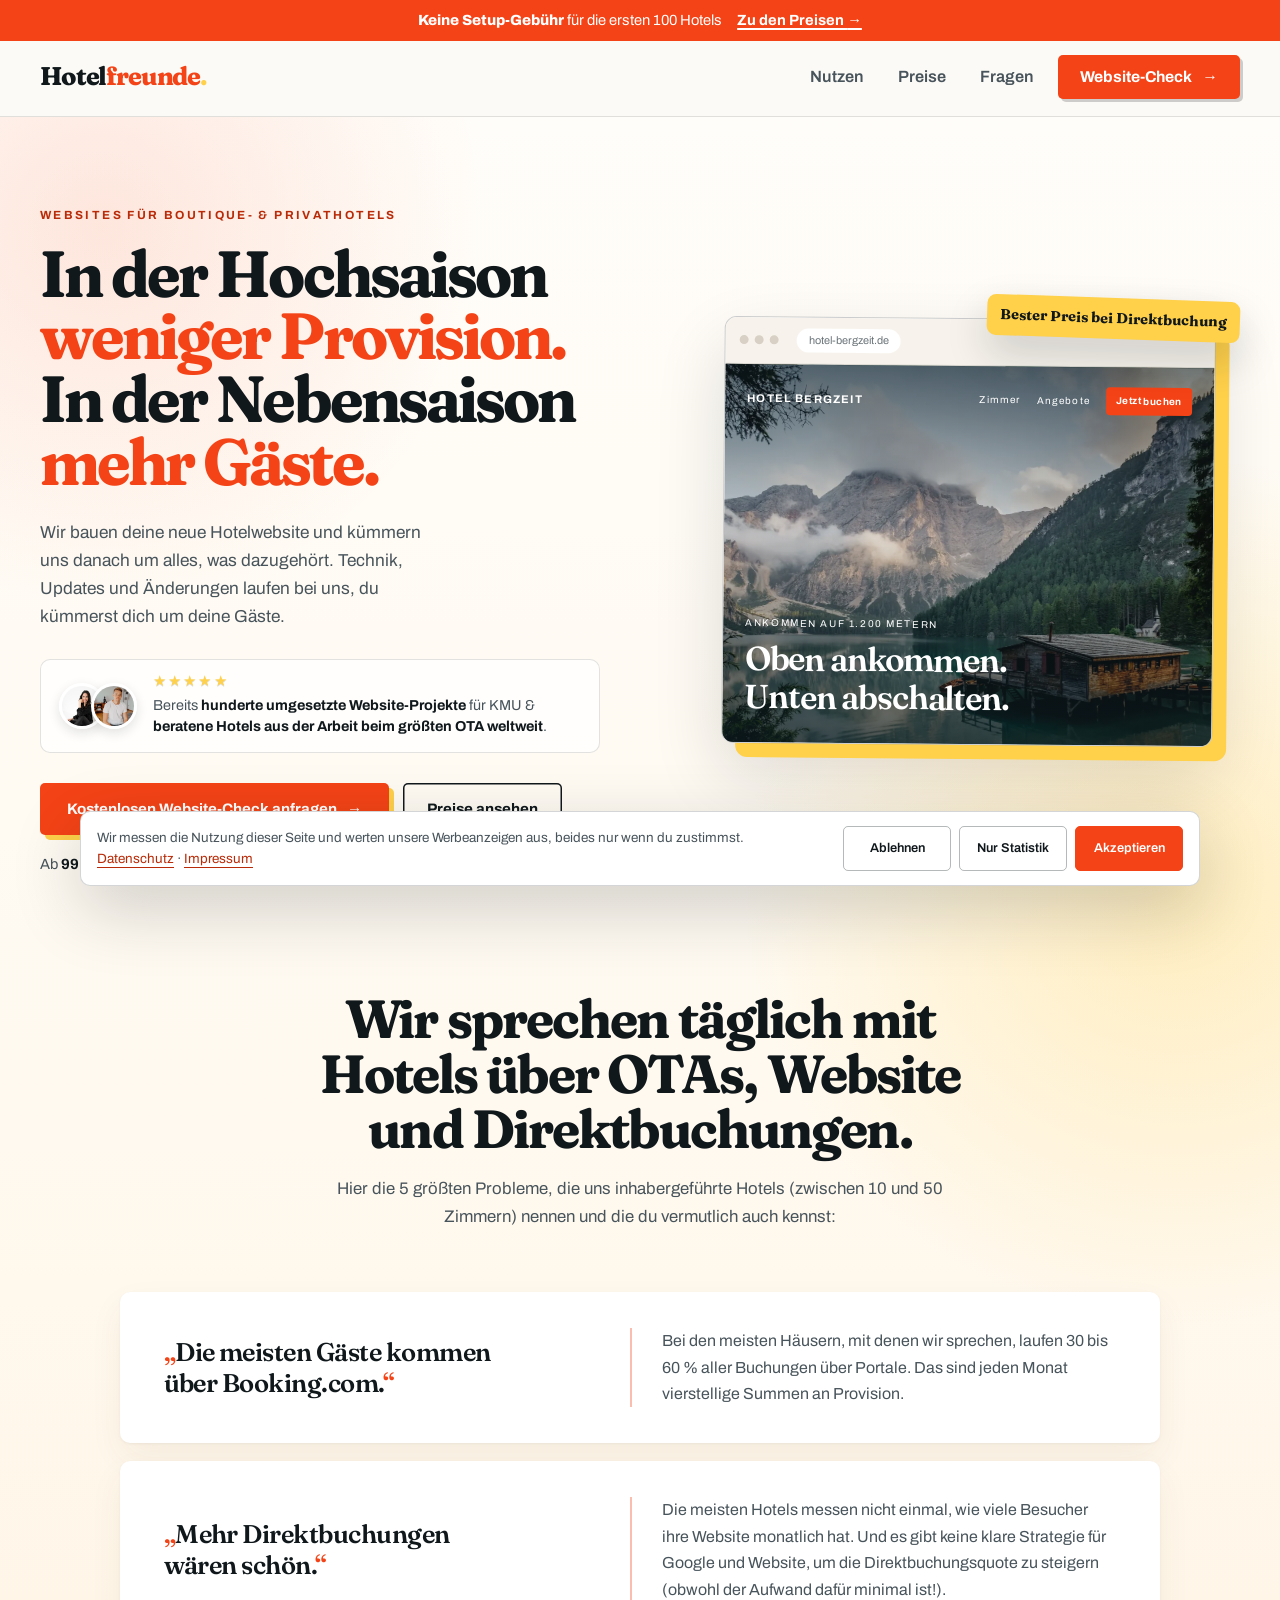
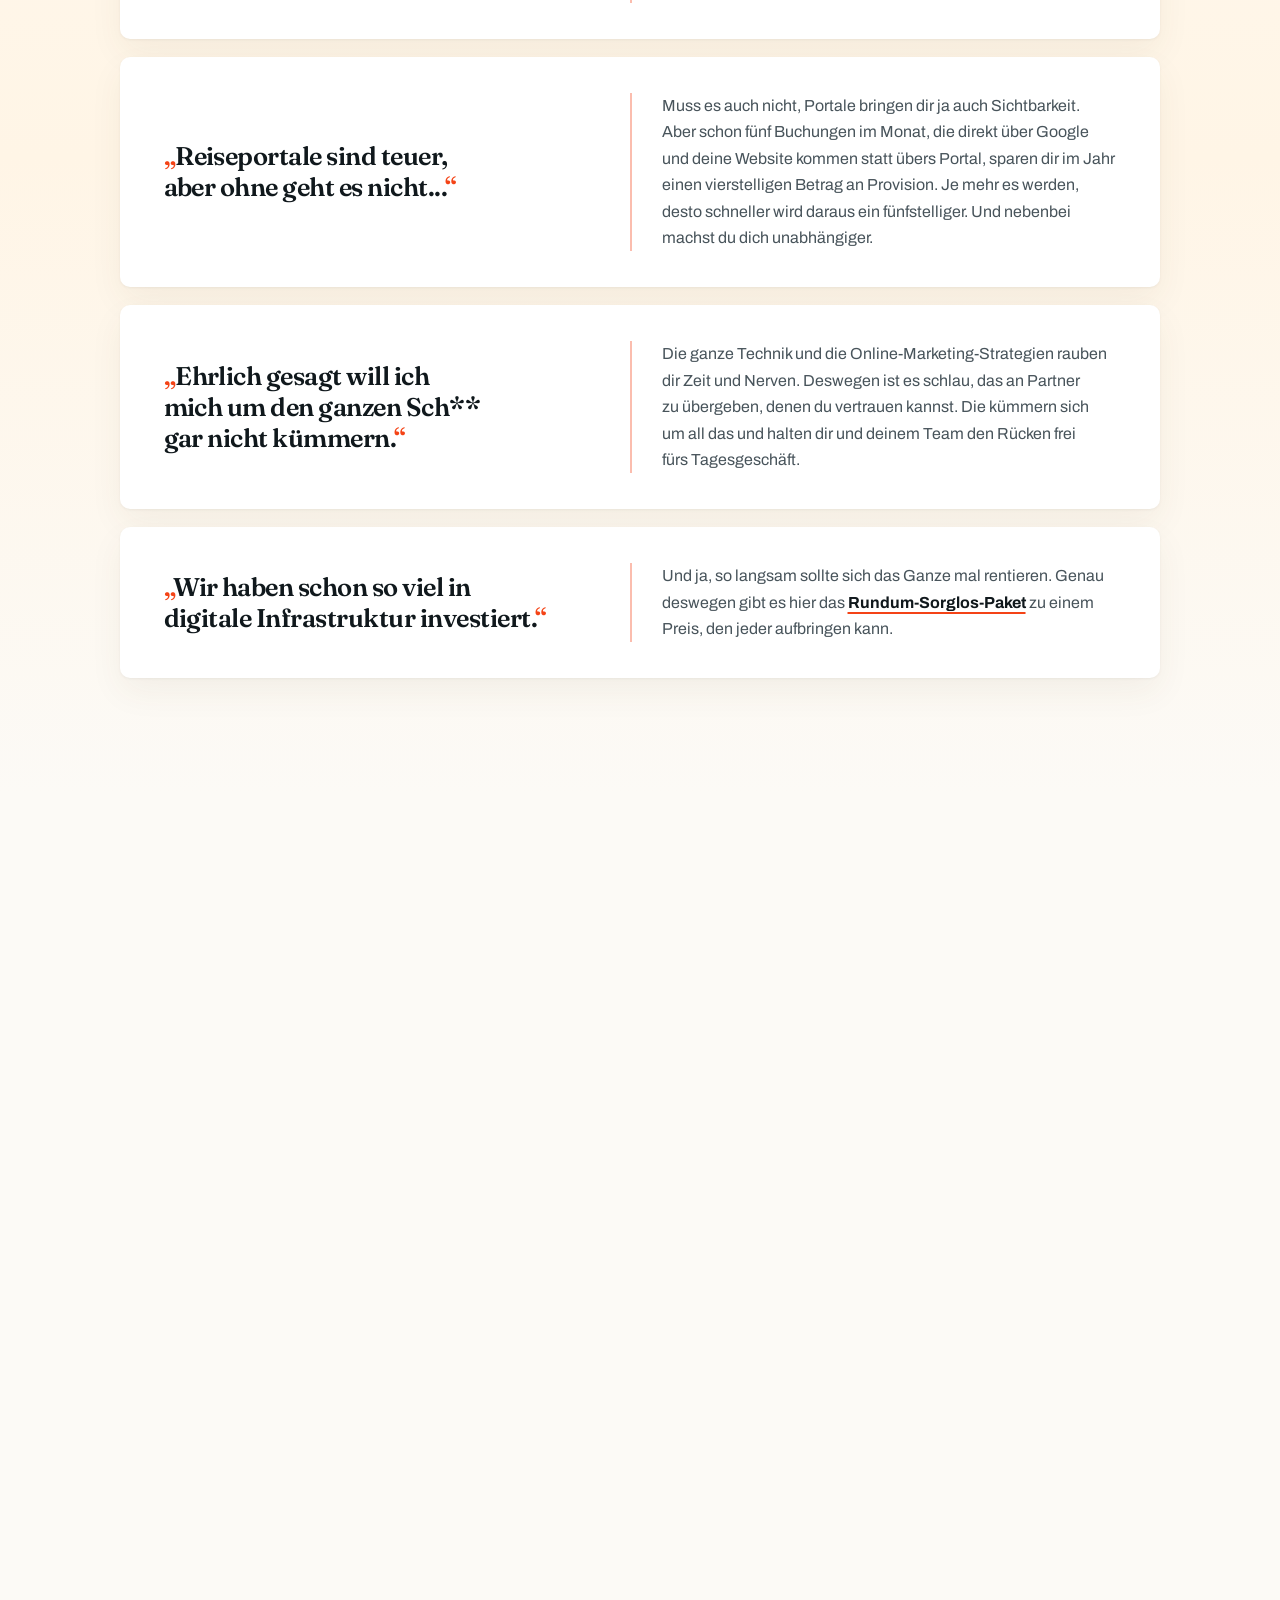
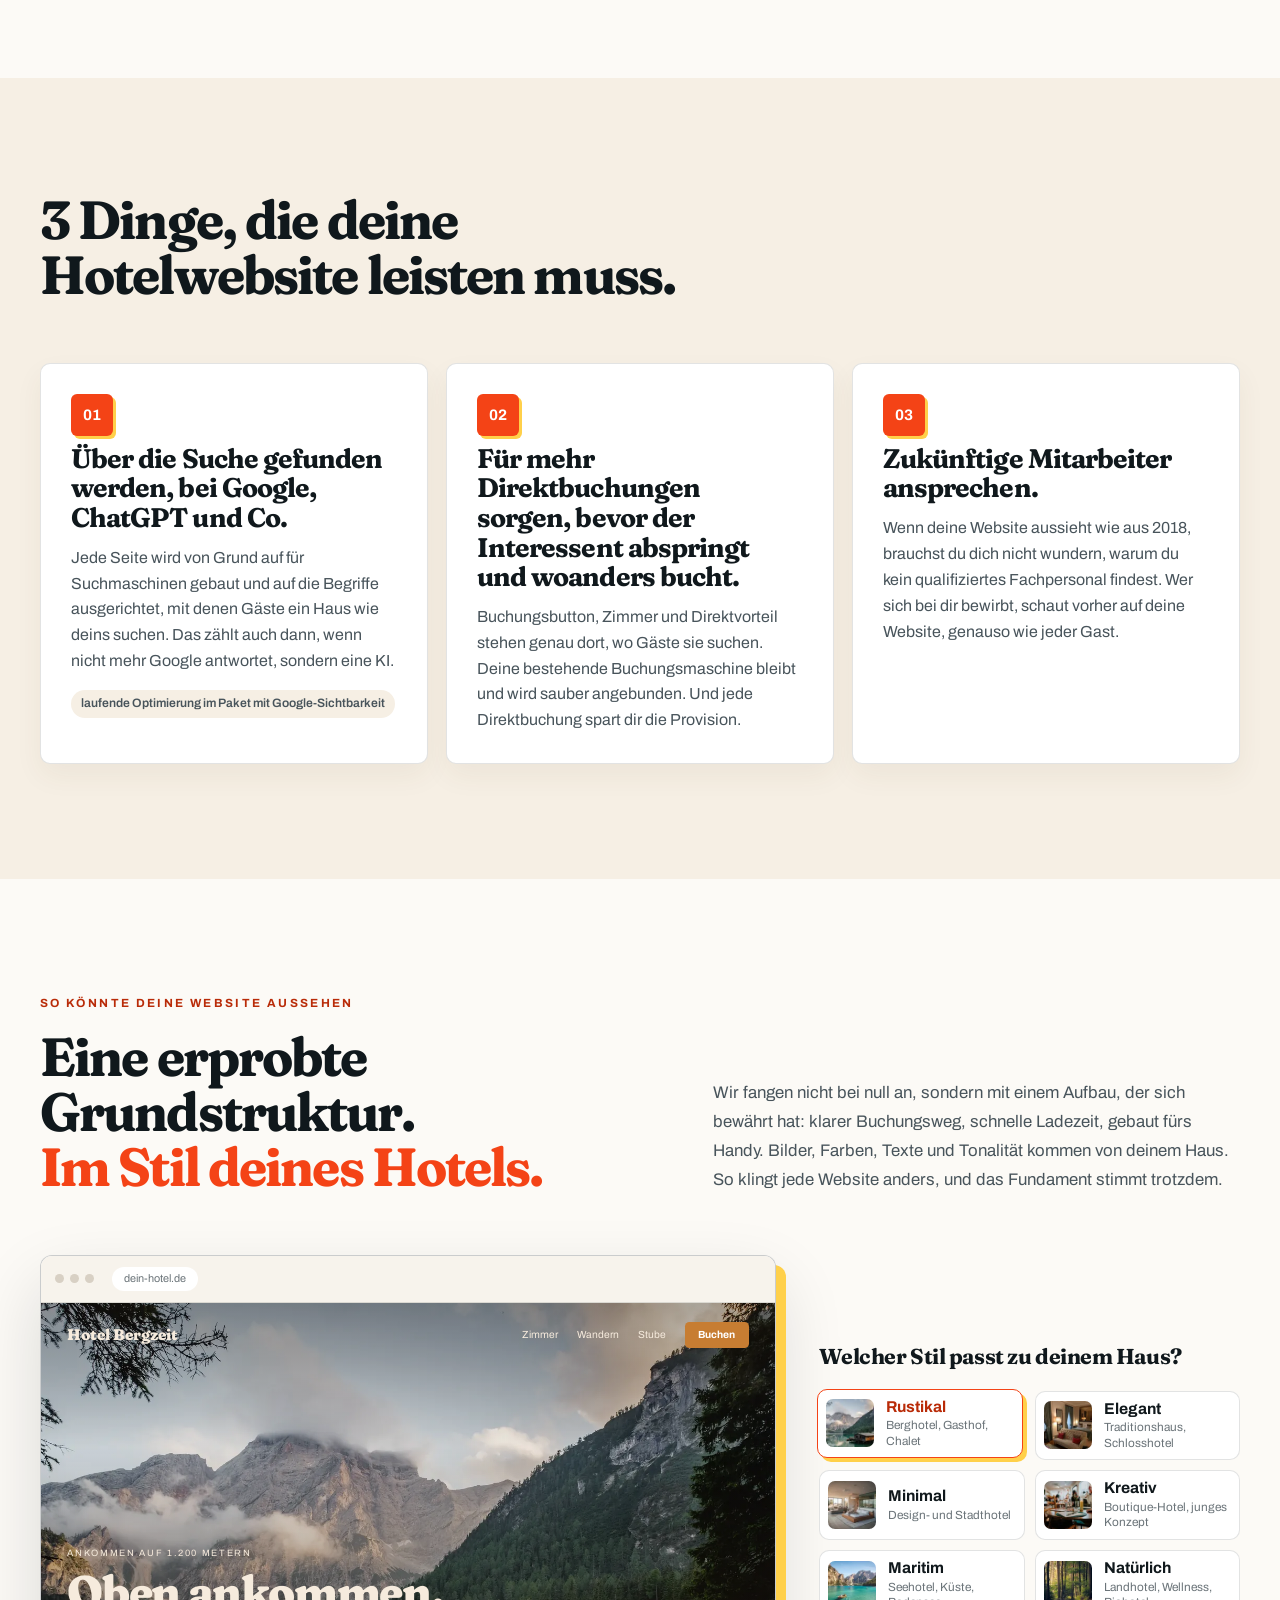
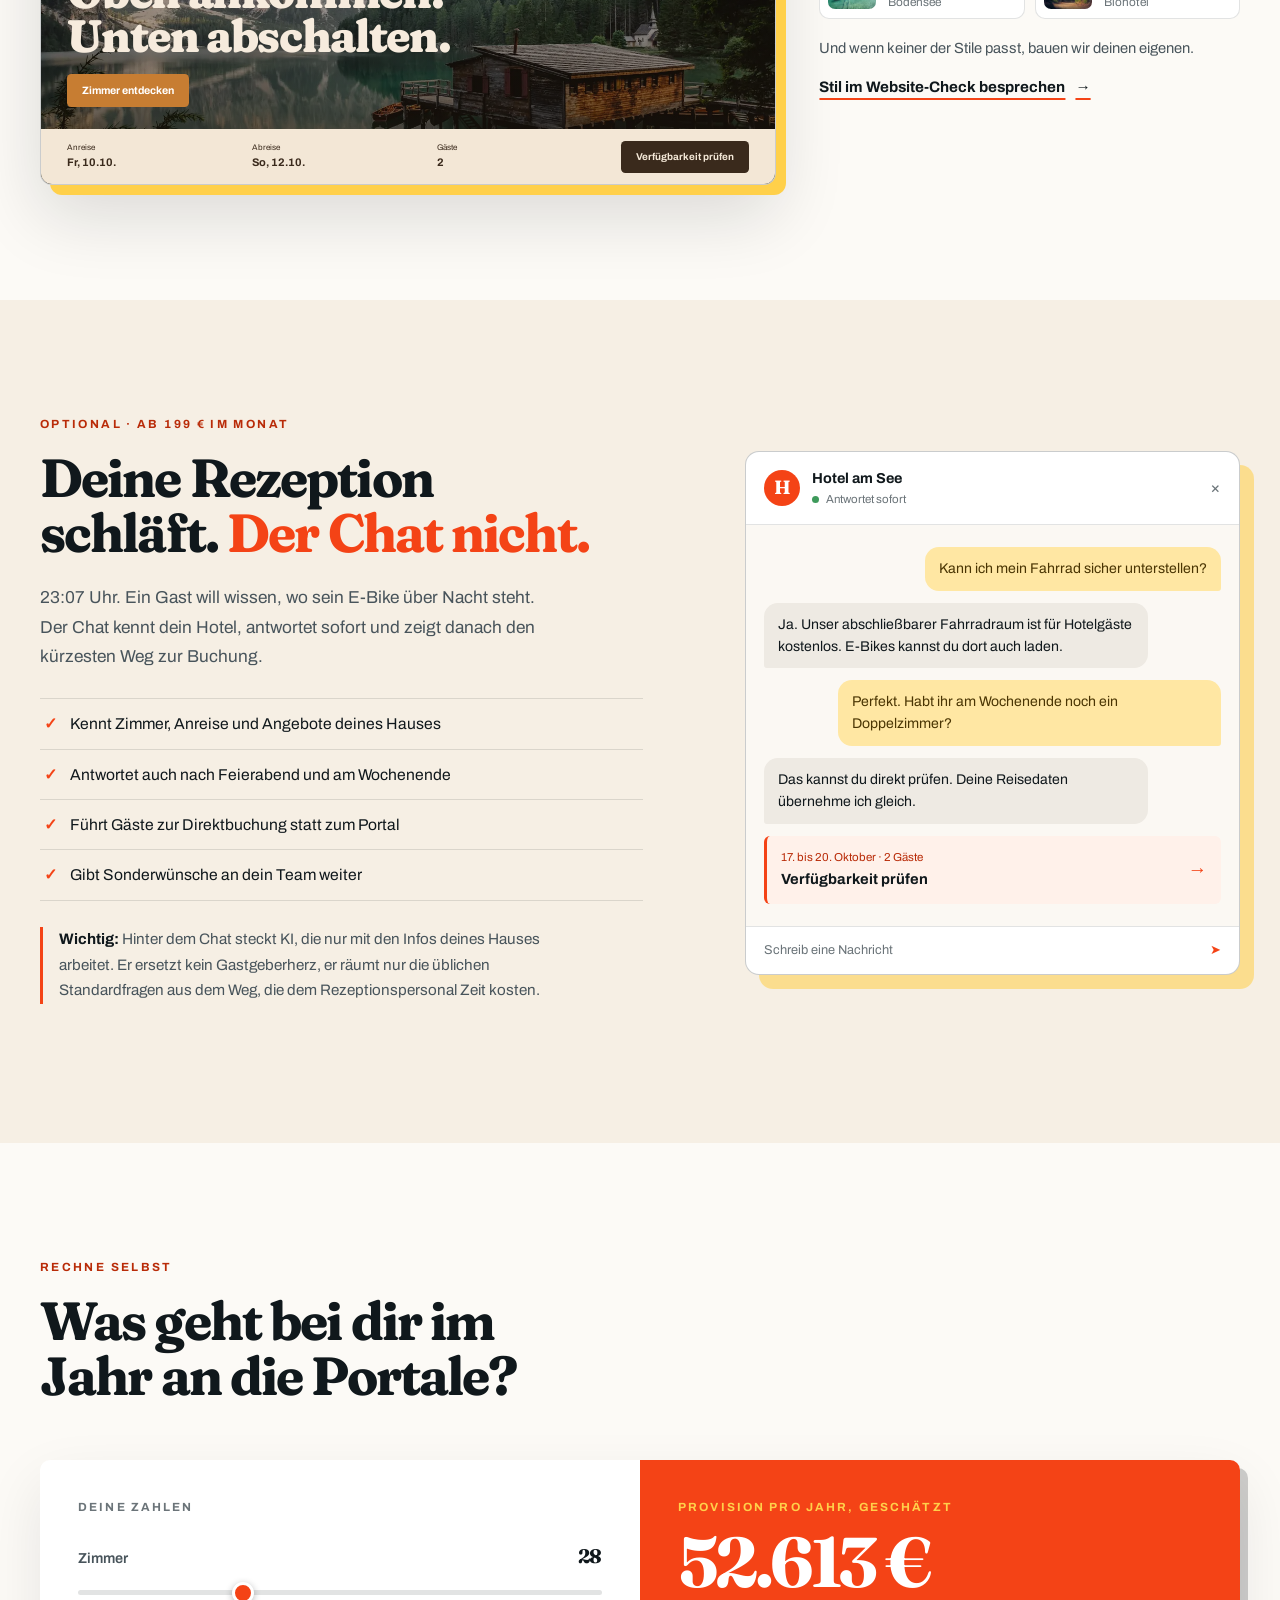
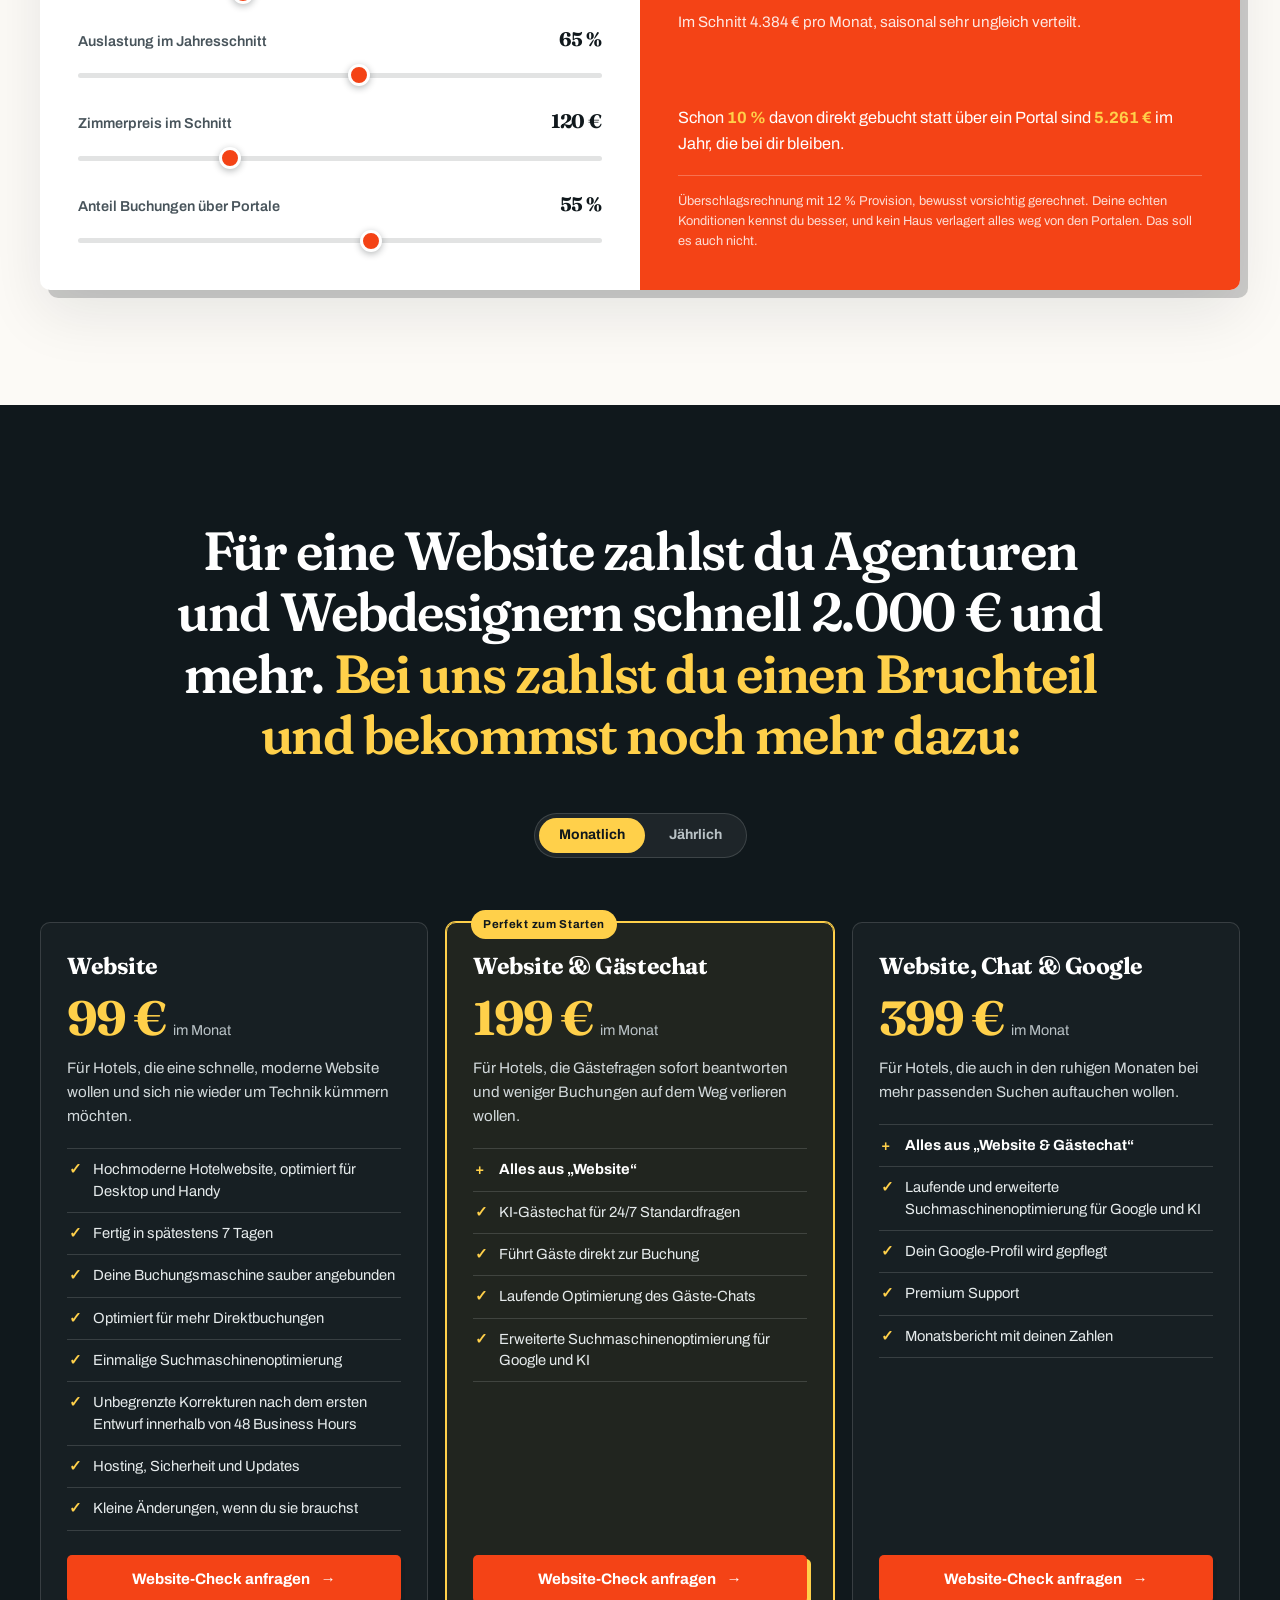
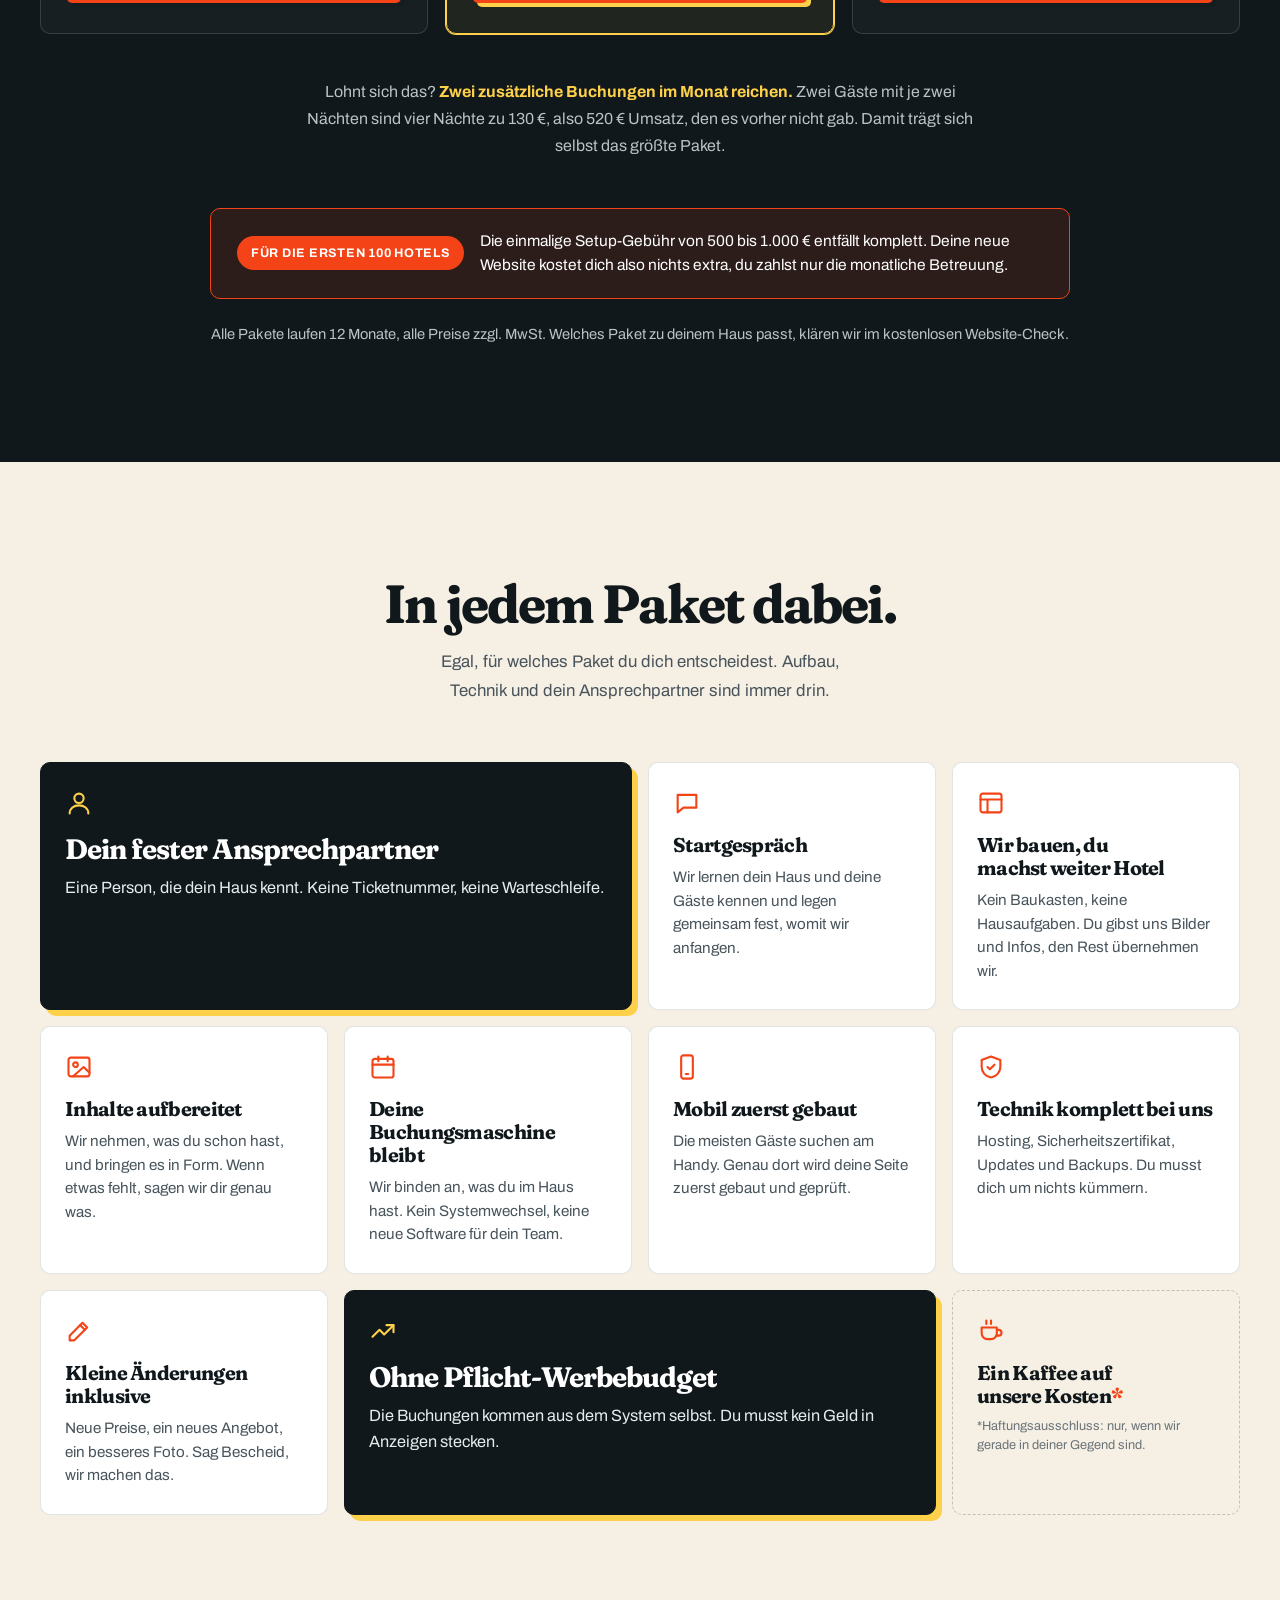
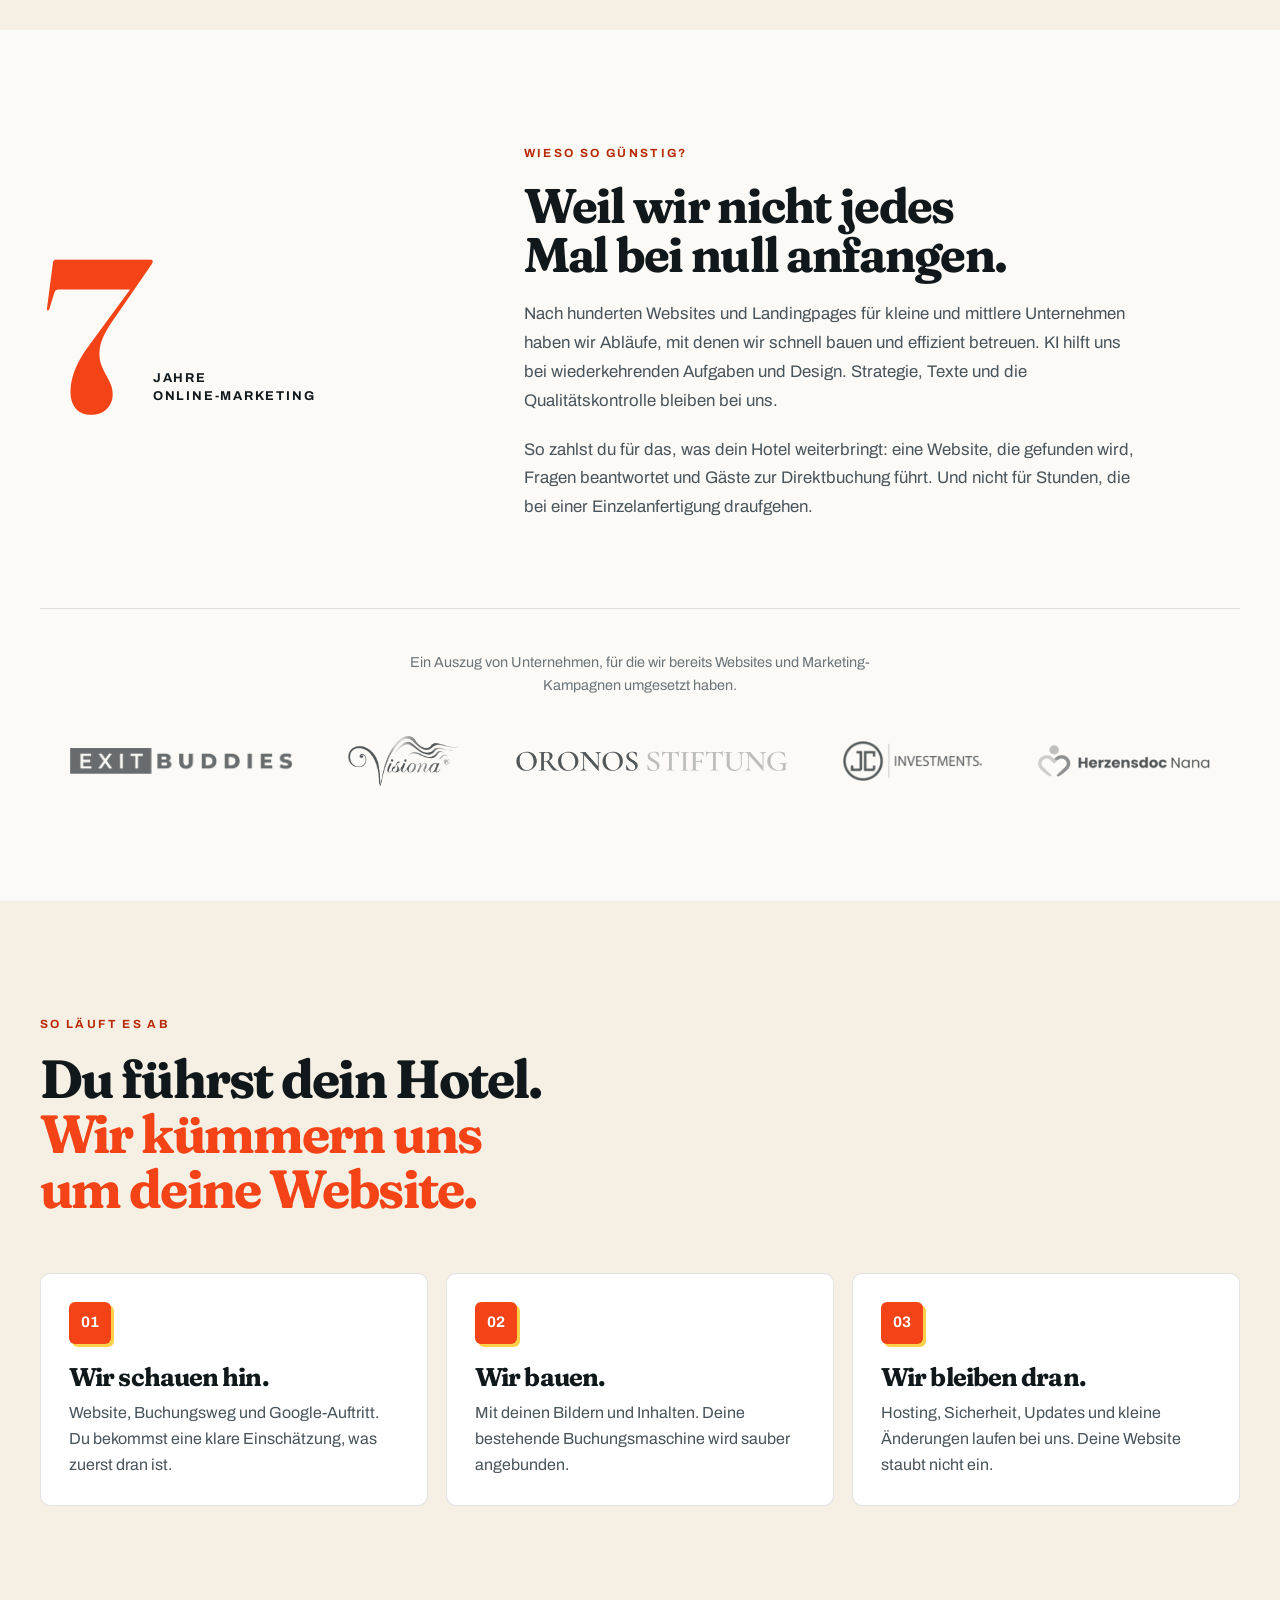
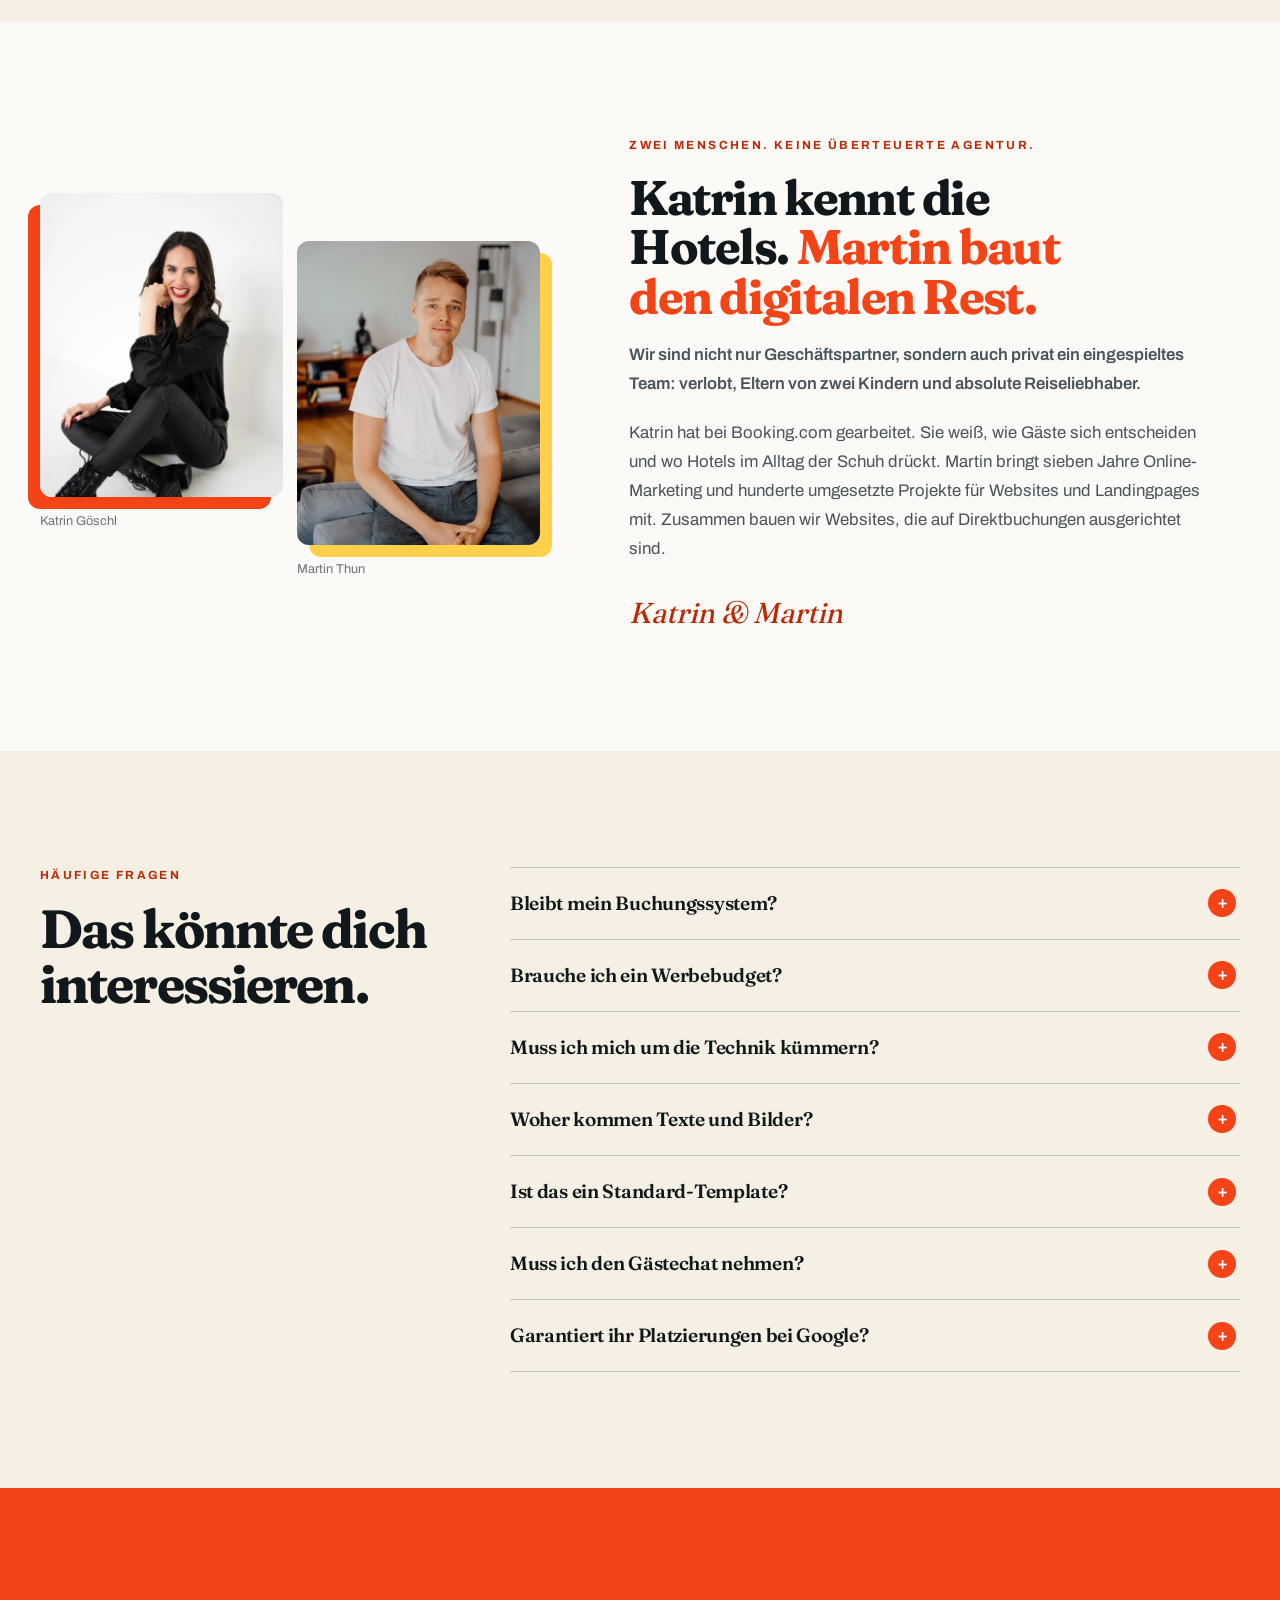
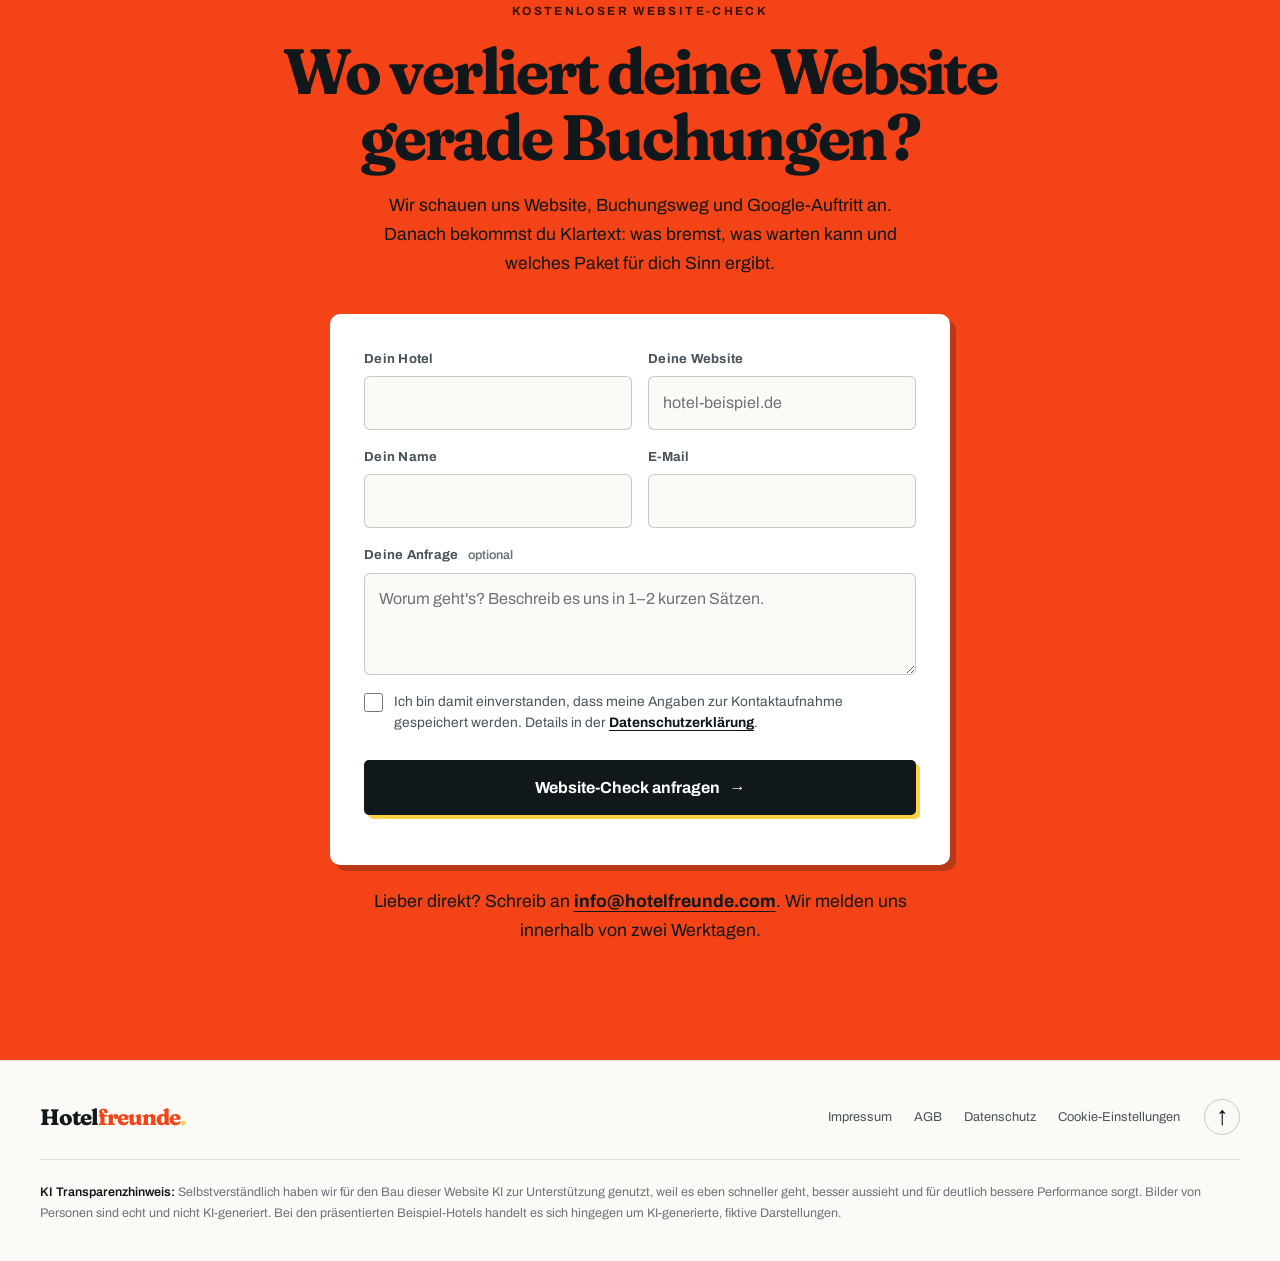
<file: index.html>
<!doctype html>
<html lang="de">
<head>
  <meta charset="utf-8">
  <meta name="viewport" content="width=device-width, initial-scale=1">
  <title>Hotelwebsite für mehr Direktbuchungen | Hotelfreunde</title>
  <meta name="description" content="Deine neue Hotelwebsite, gebaut und betreut von Hotelfreunde: mehr Direktbuchungen, weniger Provision, bessere Auslastung und leichter neue Mitarbeiter finden. Ab 99 € im Monat, um die Technik kümmern wir uns.">
  <meta name="robots" content="index, follow">
  <meta name="theme-color" content="#FCFAF6">
  <link rel="canonical" href="https://www.hotelfreunde.com/">
  <link rel="icon" href="data:image/svg+xml,%3Csvg xmlns='http://www.w3.org/2000/svg' viewBox='0 0 64 64'%3E%3Crect width='64' height='64' rx='14' fill='%23F44316'/%3E%3Cpath d='M17 16h8v12h14V16h8v32h-8V35H25v13h-8z' fill='white'/%3E%3C/svg%3E">
  <meta property="og:type" content="website">
  <meta property="og:locale" content="de_DE">
  <meta property="og:site_name" content="Hotelfreunde">
  <meta property="og:title" content="Hotelwebsite für mehr Direktbuchungen">
  <meta property="og:description" content="In der Hochsaison weniger Provision. In der Nebensaison mehr Gäste. Deine Hotelwebsite, gebaut und betreut von Hotelfreunde, ab 99 € im Monat.">
  <meta property="og:url" content="https://www.hotelfreunde.com/">
  <meta property="og:image" content="https://www.hotelfreunde.com/og-image.png">
  <meta property="og:image:width" content="1200">
  <meta property="og:image:height" content="630">
  <meta property="og:image:alt" content="Hotelfreunde: In der Hochsaison weniger Provision. In der Nebensaison mehr Gäste.">
  <meta name="twitter:card" content="summary_large_image">
  <link rel="preload" href="fonts/archivo-latin.woff2" as="font" type="font/woff2" crossorigin>
  <link rel="preload" href="fonts/fraunces-latin.woff2" as="font" type="font/woff2" crossorigin>
  <link rel="stylesheet" href="assets/website.css?v=20260925-3">
  <script src="assets/website.js?v=20260924-5" defer></script>
  <script type="application/ld+json">{"@context":"https://schema.org","@graph":[{"@type":"ProfessionalService","@id":"https://www.hotelfreunde.com/#hotelfreunde","name":"Hotelfreunde","url":"https://www.hotelfreunde.com/","image":"https://www.hotelfreunde.com/og-image.png","description":"Hotelwebsites für Boutique- und Privathotels, gebaut und betreut von Hotelfreunde: mehr Direktbuchungen, weniger Provision.","areaServed":["Deutschland","Österreich","Schweiz"],"address":{"@type":"PostalAddress","streetAddress":"Bahnhofstr. 2a","postalCode":"86500","addressLocality":"Kutzenhausen","addressCountry":"DE"},"founder":[{"@type":"Person","name":"Martin Thun"},{"@type":"Person","name":"Katrin Göschl"}]},{"@type":"Service","name":"Betreute Hotelwebsite für mehr Direktbuchungen","serviceType":"Hotelwebsite, Direktbuchung und laufende Google-Sichtbarkeit","url":"https://www.hotelfreunde.com/","provider":{"@id":"https://www.hotelfreunde.com/#hotelfreunde"},"areaServed":["Deutschland","Österreich","Schweiz"]}]}</script>
</head>
<body>
<a class="skip-link" href="#inhalt">Zum Inhalt</a>

<!-- Aktionsleiste seit 24.09.2026 (Martins Wunsch). Gleiche Aktion wie der
     Kasten unter den Preiskarten: beim 100. Hotel beide entfernen. -->
<aside class="promo-bar" aria-label="Aktion">
  <p><strong>Keine Setup-Gebühr</strong> für die ersten 100 Hotels <a href="#preise">Zu den Preisen <span aria-hidden="true">→</span></a></p>
</aside>

<header class="site-header">
  <div class="nav-shell">
    <a class="brand" href="index.html" aria-label="Hotelfreunde, zur Startseite">Hotel<span>freunde</span><b>.</b></a>
    <nav class="nav-links" aria-label="Seitennavigation">
      <a href="#nutzen">Nutzen</a>
      <a href="#preise">Preise</a>
      <a href="#fragen">Fragen</a>
    </nav>
    <a class="btn btn-small" href="#kontakt">Website-Check <span aria-hidden="true">→</span></a>
  </div>
  <div class="reading-progress" aria-hidden="true"></div>
</header>

<main id="inhalt">

  <!-- Hero und Probleme teilen sich einen Hintergrund, damit es keine
       Kante zwischen den beiden gibt. Der Verlauf sitzt auf dem Wrapper. -->
  <div class="hero-flow">

  <!-- ===== 1. Hero ===== -->
  <section class="hero">
    <div class="shell hero-grid">
      <div class="hero-copy">
        <p class="eyebrow">Websites für Boutique- &amp; Privathotels</p>
        <h1>In der Hochsaison<br><em>weniger Provision.</em><br>In der Nebensaison<br><em>mehr Gäste.</em></h1>
        <p class="lead">Wir bauen deine neue Hotelwebsite und kümmern uns danach um alles, was dazugehört. Technik, Updates und Änderungen laufen bei uns, du kümmerst dich um deine Gäste.</p>
        <div class="hero-proof">
          <span class="proof-faces" aria-hidden="true"><img src="Katrin.webp" alt="" width="1000" height="1500"><img src="Martin.webp" alt="" width="1100" height="1650"></span>
          <div class="proof-body">
            <span class="proof-stars" aria-hidden="true">★★★★★</span>
            <p>Bereits <strong>hunderte umgesetzte Website-Projekte</strong> für KMU &amp; <strong>beratene Hotels aus der Arbeit beim größten OTA weltweit</strong>.</p>
          </div>
        </div>
        <div class="hero-acts">
          <a class="btn btn-hero" href="#kontakt">Kostenlosen Website-Check anfragen <span aria-hidden="true">→</span></a>
          <a class="btn btn-ghost" href="#preise">Preise ansehen</a>
        </div>
        <p class="hero-price">Ab <strong>99 € im Monat</strong>. Deine Buchungsmaschine bleibt.</p>
      </div>

      <div class="hero-visual" aria-hidden="true">
        <div class="browser">
          <div class="browser-bar"><i></i><i></i><i></i><span>hotel-bergzeit.de</span></div>
          <div class="browser-page" style="background-image:url('assets/img/hotel-bergzeit.webp')">
            <div class="mock-nav"><b>HOTEL BERGZEIT</b><span>Zimmer</span><span>Angebote</span><em>Jetzt buchen</em></div>
            <div class="mock-copy"><small>ANKOMMEN AUF 1.200 METERN</small><strong>Oben ankommen.<br>Unten abschalten.</strong></div>
          </div>
        </div>
        <div class="float-card float-best">Bester Preis bei Direktbuchung</div>
      </div>
    </div>

  </section>

  <!-- ===== 2. Was Hoteliers uns am Telefon sagen =====
       Die Zitate sind so oder ähnlich in den Akquisegesprächen gefallen
       (Martin, 24.09.2026). Martin wollte "6 Probleme", hat aber fünf
       geliefert, deshalb steht hier 5. -->
  <section class="section" id="probleme">
    <div class="shell">
      <div class="section-head voices-head reveal">
        <h2>Wir sprechen täglich mit Hotels über OTAs, Website und Direktbuchungen.</h2>
        <p class="section-intro">Hier die 5 größten Probleme, die uns inhabergeführte Hotels (zwischen 10 und 50 Zimmern) nennen und die du vermutlich auch kennst:</p>
      </div>
      <div class="voices">
        <article class="voice reveal">
          <blockquote><p>Die meisten Gäste kommen über Booking.com.</p></blockquote>
          <p class="voice-answer">Bei den meisten Häusern, mit denen wir sprechen, laufen 30 bis 60 % aller Buchungen über Portale. Das sind jeden Monat vierstellige Summen an Provision.</p>
        </article>
        <article class="voice reveal">
          <blockquote><p>Mehr Direktbuchungen wären schön.</p></blockquote>
          <p class="voice-answer">Die meisten Hotels messen nicht einmal, wie viele Besucher ihre Website monatlich hat. Und es gibt keine klare Strategie für Google und Website, um die Direktbuchungsquote zu steigern (obwohl der Aufwand dafür minimal ist!).</p>
        </article>
        <article class="voice reveal">
          <blockquote><p>Reiseportale sind teuer, aber ohne geht es nicht...</p></blockquote>
          <!-- Rechnung hinter "fünf Buchungen": gleiche Annahmen wie der
               Rechner und das Rechenbeispiel bei den Preisen, also 12 %
               Provision, zwei Nächte zu 130 €. 5 x 260 € x 12 % = 156 € im
               Monat, rund 1.870 € im Jahr. Vierstellig stimmt also, ein
               fünfstelliger Betrag braucht deutlich mehr Buchungen. -->
          <p class="voice-answer">Muss es auch nicht, Portale bringen dir ja auch Sichtbarkeit. Aber schon fünf Buchungen im Monat, die direkt über Google und deine Website kommen statt übers Portal, sparen dir im Jahr einen vierstelligen Betrag an Provision. Je mehr es werden, desto schneller wird daraus ein fünfstelliger. Und nebenbei machst du dich unabhängiger.</p>
        </article>
        <article class="voice reveal">
          <blockquote><p>Ehrlich gesagt will ich mich um den ganzen Sch** gar nicht kümmern.</p></blockquote>
          <p class="voice-answer">Die ganze Technik und die Online-Marketing-Strategien rauben dir Zeit und Nerven. Deswegen ist es schlau, das an Partner zu übergeben, denen du vertrauen kannst. Die kümmern sich um all das und halten dir und deinem Team den Rücken frei fürs Tagesgeschäft.</p>
        </article>
        <article class="voice reveal">
          <blockquote><p>Wir haben schon so viel in digitale Infrastruktur investiert.</p></blockquote>
          <p class="voice-answer">Und ja, so langsam sollte sich das Ganze mal rentieren. Genau deswegen gibt es hier das <a href="#preise">Rundum-Sorglos-Paket</a> zu einem Preis, den jeder aufbringen kann.</p>
        </article>
      </div>
    </div>
  </section>

  </div>

  <!-- ===== 3. Google als Prüfstand =====
       Schließt ohne Kante an die Probleme an und wird beim Scrollen
       schrittweise eingeblendet (.scrub, gesteuert in website.js). Ohne
       JavaScript oder mit reduzierter Bewegung steht alles sofort da. -->
  <section class="section google-reveal">
    <div class="shell google-stage">
      <p class="google-lead scrub">Was du wissen musst:</p>
      <h2 class="google-stat">
        <span class="google-num scrub"><span class="visually-hidden">91 %</span><strong aria-hidden="true" data-zahl="91">91&nbsp;%</strong></span>
        <span class="google-stat-text scrub">aller Reisenden suchen ihr Hotel vor der Buchung über eine Suchmaschine.</span>
      </h2>
      <div class="google-copy scrub">
        <p class="google-intro">Bevor jemand bei dir bucht, googelt er dich.</p>
        <p>Egal wo die Suche anfängt, bei einer Empfehlung, auf Instagram oder direkt bei einem Portal: Irgendwann tippt der Gast deinen Hotelnamen bei Google ein. Was er dann sieht, dein Profil, deine Bewertungen und deine Website, entscheidet mit, ob er direkt bei dir bucht oder zurück zum Portal geht.</p>
        <p>Dazu kommt die wachsende Suche über KI-Tools wie ChatGPT, Gemini usw.</p>
        <!-- Quellenlage, geprüft am 23.09.2026: Die 91 % stammen von TrustYou,
             zitiert bei reisevor9 in einem Artikel von April 2019, das Studienjahr
             wird dort nicht genannt. Schwach belegt, Martin kennt das und hat
             sich bewusst dafür entschieden.
             Hier stand bis zum 23.09.2026 auch "über 70 Prozent aller
             Reiseplanungen beginnen bei Google". Raus, weil es dafür keine
             Primärquelle gibt und die Aussage sachlich schief ist: Google ist
             Durchgangsstation, nicht Startpunkt. Die belastbare Studie dazu
             (Google, Kühne Logistik Universität, McKinsey) zählt rund 100
             Kontaktpunkte vor einer Buchung, verteilt über viele Kanäle.
             Sauber belegt für den KI-Teil wäre: 17 % der Deutschen haben KI für
             die Reiseplanung genutzt (Reiseanalyse 2026 der FUR). -->
        <p class="source">Quelle: TrustYou, Studie zur Hotelsuche über Suchmaschinen.</p>
      </div>
    </div>
  </section>

  <!-- ===== 4. Hauptnutzen ===== -->
  <section class="section section-tint" id="nutzen">
    <div class="shell">
      <div class="section-head reveal">
        <h2>3 Dinge, die deine Hotelwebsite leisten muss.</h2>
      </div>
      <div class="benefits">
        <article class="benefit reveal">
          <span class="num">01</span>
          <h3>Über die Suche gefunden werden, bei Google, ChatGPT und Co.</h3>
          <p>Jede Seite wird von Grund auf für Suchmaschinen gebaut und auf die Begriffe ausgerichtet, mit denen Gäste ein Haus wie deins suchen. Das zählt auch dann, wenn nicht mehr Google antwortet, sondern eine KI.</p>
          <span class="benefit-tag">laufende Optimierung im Paket mit Google-Sichtbarkeit</span>
        </article>
        <article class="benefit reveal">
          <span class="num">02</span>
          <h3>Für mehr Direktbuchungen sorgen, bevor der Interessent abspringt und woanders bucht.</h3>
          <p>Buchungsbutton, Zimmer und Direktvorteil stehen genau dort, wo Gäste sie suchen. Deine bestehende Buchungsmaschine bleibt und wird sauber angebunden. Und jede Direktbuchung spart dir die Provision.</p>
        </article>
        <article class="benefit reveal">
          <span class="num">03</span>
          <h3>Zukünftige Mitarbeiter ansprechen.</h3>
          <p>Wenn deine Website aussieht wie aus 2018, brauchst du dich nicht wundern, warum du kein qualifiziertes Fachpersonal findest. Wer sich bei dir bewirbt, schaut vorher auf deine Website, genauso wie jeder Gast.</p>
        </article>
      </div>
    </div>
  </section>

  <!-- ===== 5. Designbeispiele ===== -->
  <section class="section" id="beispiele">
    <div class="shell">
      <div class="section-head section-head-split reveal">
        <div>
          <p class="eyebrow">So könnte deine Website aussehen</p>
          <h2>Eine erprobte Grundstruktur.<br><em>Im Stil deines Hotels.</em></h2>
        </div>
        <p class="section-intro">Wir fangen nicht bei null an, sondern mit einem Aufbau, der sich bewährt hat: klarer Buchungsweg, schnelle Ladezeit, gebaut fürs Handy. Bilder, Farben, Texte und Tonalität kommen von deinem Haus. So klingt jede Website anders, und das Fundament stimmt trotzdem.</p>
      </div>
      <!-- Stilauswahl: links eine Beispiel-Startseite, rechts sechs Stile.
           Umgeschaltet wird über echte Radio-Knöpfe und :has() im CSS, das
           geht auch ohne JavaScript. website.js wechselt zusätzlich von
           selbst durch, solange niemand klickt. Hotels und Texte sind
           erfunden, die Bilder stammen aus der früheren Beispielseite. -->
      <div class="stile" data-stile>
        <div class="stil-stage reveal" aria-hidden="true">
          <div class="stil-browser">
            <div class="browser-bar"><i></i><i></i><i></i><span>dein-hotel.de</span></div>
            <div class="stil-screens">

              <div class="stil-mock m-rustikal">
                <div class="sm-nav"><b class="sm-logo">Hotel Bergzeit</b><span class="sm-link">Zimmer</span><span class="sm-link">Wandern</span><span class="sm-link">Stube</span><em class="sm-book">Buchen</em></div>
                <div class="sm-body">
                  <small class="sm-eyebrow">Ankommen auf 1.200 Metern</small>
                  <strong class="sm-title">Oben ankommen.<br>Unten abschalten.</strong>
                  <span class="sm-cta">Zimmer entdecken</span>
                </div>
                <div class="sm-bookbar"><span>Anreise<b>Fr, 10.10.</b></span><span>Abreise<b>So, 12.10.</b></span><span>Gäste<b>2</b></span><em>Verfügbarkeit prüfen</em></div>
              </div>

              <div class="stil-mock m-elegant">
                <div class="sm-nav"><span class="sm-link">Suiten</span><span class="sm-link">Salon</span><b class="sm-logo">Palais Amalie</b><span class="sm-link">Anfahrt</span><em class="sm-book">Anfragen</em></div>
                <div class="sm-body">
                  <small class="sm-eyebrow">Wien · Erster Bezirk</small>
                  <i class="sm-line"></i>
                  <strong class="sm-title">Zeit für<br>das Besondere.</strong>
                  <span class="sm-cta">Suite anfragen</span>
                </div>
              </div>

              <div class="stil-mock m-minimal">
                <div class="sm-nav"><b class="sm-logo">lumen</b><span class="sm-link">zimmer</span><span class="sm-link">lage</span><em class="sm-book">buchen</em></div>
                <div class="sm-body">
                  <div class="sm-text">
                    <strong class="sm-title">Weniger Lärm.<br>Mehr Schlaf.</strong>
                    <small class="sm-sub">32 Zimmer mitten in der Stadt.</small>
                    <span class="sm-cta">Verfügbarkeit prüfen →</span>
                  </div>
                  <div class="sm-photo"></div>
                </div>
              </div>

              <div class="stil-mock m-kreativ">
                <div class="sm-nav"><b class="sm-logo">Kolibri<i>.</i></b><span class="sm-link">Zimmer</span><span class="sm-link">Café</span><em class="sm-book">Buchen!</em></div>
                <div class="sm-body">
                  <div class="sm-text">
                    <strong class="sm-title">Hier ist nichts von der Stange.</strong>
                    <span class="sm-cta">Komm vorbei</span>
                  </div>
                  <div class="sm-photo"><span class="sm-sticker">Frühstück bis 14 Uhr</span></div>
                </div>
              </div>

              <div class="stil-mock m-maritim">
                <div class="sm-top">
                  <div class="sm-nav"><b class="sm-logo">Seehotel Möwe</b><span class="sm-link">Zimmer</span><span class="sm-link">Bootssteg</span><em class="sm-book">Buchen</em></div>
                </div>
                <div class="sm-body">
                  <small class="sm-eyebrow">Direkt am Ufer</small>
                  <strong class="sm-title">Seeblick inklusive.</strong>
                  <span class="sm-cta">Zimmer mit Seeblick</span>
                </div>
              </div>

              <div class="stil-mock m-natuerlich">
                <div class="sm-nav"><b class="sm-logo">Waldhof</b><span class="sm-link">Zimmer</span><span class="sm-link">Spa</span><span class="sm-link">Küche</span><em class="sm-book">Buchen</em></div>
                <div class="sm-body">
                  <div class="sm-text">
                    <small class="sm-eyebrow">Landhotel &amp; Spa</small>
                    <strong class="sm-title">Durchatmen.<br>Ankommen.</strong>
                    <span class="sm-cta">Auszeit planen</span>
                  </div>
                  <div class="sm-photo"></div>
                </div>
              </div>

            </div>
          </div>
        </div>

        <div class="stil-panel reveal">
          <p class="stil-frage" id="stil-frage">Welcher Stil passt zu deinem Haus?</p>
          <div class="stil-wahl" role="radiogroup" aria-labelledby="stil-frage">
            <label class="stil-option"><input type="radio" name="stil" value="rustikal" checked><img src="assets/img/stil-mini-rustikal.webp" alt="" width="56" height="56" decoding="async"><span><b>Rustikal</b><small>Berghotel, Gasthof, Chalet</small></span></label>
            <label class="stil-option"><input type="radio" name="stil" value="elegant"><img src="assets/img/stil-mini-elegant.webp" alt="" width="56" height="56" decoding="async"><span><b>Elegant</b><small>Traditionshaus, Schlosshotel</small></span></label>
            <label class="stil-option"><input type="radio" name="stil" value="minimal"><img src="assets/img/stil-mini-minimal.webp" alt="" width="56" height="56" decoding="async"><span><b>Minimal</b><small>Design- und Stadthotel</small></span></label>
            <label class="stil-option"><input type="radio" name="stil" value="kreativ"><img src="assets/img/stil-mini-kreativ.webp" alt="" width="56" height="56" decoding="async"><span><b>Kreativ</b><small>Boutique-Hotel, junges Konzept</small></span></label>
            <label class="stil-option"><input type="radio" name="stil" value="maritim"><img src="assets/img/stil-mini-maritim.webp" alt="" width="56" height="56" decoding="async"><span><b>Maritim</b><small>Seehotel, Küste, Bodensee</small></span></label>
            <label class="stil-option"><input type="radio" name="stil" value="natuerlich"><img src="assets/img/stil-mini-natuerlich.webp" alt="" width="56" height="56" decoding="async"><span><b>Natürlich</b><small>Landhotel, Wellness, Biohotel</small></span></label>
          </div>
          <p class="stil-note">Und wenn keiner der Stile passt, bauen wir deinen eigenen.</p>
          <a class="text-link" href="#kontakt">Stil im Website-Check besprechen <span aria-hidden="true">→</span></a>
        </div>
      </div>
    </div>
  </section>

  <!-- ===== 6. Gästechat (optional) ===== -->
  <section class="section section-tint" id="gaestechat">
    <div class="shell chat-grid">
      <div class="chat-copy reveal">
        <p class="eyebrow">Optional · ab 199 € im Monat</p>
        <h2>Deine Rezeption schläft. <em>Der Chat nicht.</em></h2>
        <p class="chat-lead">23:07 Uhr. Ein Gast will wissen, wo sein E-Bike über Nacht steht. Der Chat kennt dein Hotel, antwortet sofort und zeigt danach den kürzesten Weg zur Buchung.</p>
        <ul class="check-list">
          <li>Kennt Zimmer, Anreise und Angebote deines Hauses</li>
          <li>Antwortet auch nach Feierabend und am Wochenende</li>
          <li>Führt Gäste zur Direktbuchung statt zum Portal</li>
          <li>Gibt Sonderwünsche an dein Team weiter</li>
        </ul>
        <p class="note"><strong>Wichtig:</strong> Hinter dem Chat steckt KI, die nur mit den Infos deines Hauses arbeitet. Er ersetzt kein Gastgeberherz, er räumt nur die üblichen Standardfragen aus dem Weg, die dem Rezeptionspersonal Zeit kosten.</p>
      </div>
      <div class="chat-demo-wrap reveal" aria-label="Beispiel für ein Gespräch mit dem Gästechat">
        <div class="chat-demo">
          <div class="chat-demo-head"><span class="hotel-mark">H</span><div><strong>Hotel am See</strong><small><i></i> Antwortet sofort</small></div><b>×</b></div>
          <div class="chat-demo-body">
            <p class="bubble guest">Kann ich mein Fahrrad sicher unterstellen?</p>
            <p class="bubble bot">Ja. Unser abschließbarer Fahrradraum ist für Hotelgäste kostenlos. E-Bikes kannst du dort auch laden.</p>
            <p class="bubble guest">Perfekt. Habt ihr am Wochenende noch ein Doppelzimmer?</p>
            <p class="bubble bot">Das kannst du direkt prüfen. Deine Reisedaten übernehme ich gleich.</p>
            <span class="chat-booking"><small>17. bis 20. Oktober · 2 Gäste</small><strong>Verfügbarkeit prüfen</strong><b>→</b></span>
          </div>
          <div class="chat-demo-input">Schreib eine Nachricht <span>➤</span></div>
        </div>
      </div>
    </div>
  </section>

  <!-- ===== 7. Provisionsrechner ===== -->
  <section class="section" id="rechner">
    <div class="shell">
      <div class="section-head reveal">
        <p class="eyebrow">Rechne selbst</p>
        <h2>Was geht bei dir im Jahr an die Portale?</h2>
      </div>

      <div class="calc reveal">
        <div class="calc-in">
          <p class="calc-mark">Deine Zahlen</p>
          <div class="calc-field">
            <div class="calc-head"><label for="zimmer">Zimmer</label><output id="oZimmer" for="zimmer">28</output></div>
            <input type="range" id="zimmer" min="5" max="80" step="1" value="28">
          </div>
          <div class="calc-field">
            <div class="calc-head"><label for="auslastung">Auslastung im Jahresschnitt</label><output id="oAuslastung" for="auslastung">65 %</output></div>
            <input type="range" id="auslastung" min="30" max="95" step="1" value="65">
          </div>
          <div class="calc-field">
            <div class="calc-head"><label for="preis">Zimmerpreis im Schnitt</label><output id="oPreis" for="preis">120 €</output></div>
            <input type="range" id="preis" min="50" max="300" step="5" value="120">
          </div>
          <div class="calc-field">
            <div class="calc-head"><label for="anteil">Anteil Buchungen über Portale</label><output id="oAnteil" for="anteil">55 %</output></div>
            <input type="range" id="anteil" min="10" max="90" step="1" value="55">
          </div>
        </div>

        <div class="calc-out">
          <p class="calc-mark">Provision pro Jahr, geschätzt</p>
          <p class="calc-sum" id="oSumme">52.613 €</p>
          <p class="calc-month" id="oMonat">Im Schnitt 4.384 € pro Monat, saisonal sehr ungleich verteilt.</p>
          <p class="calc-shift">Schon <strong>10 %</strong> davon direkt gebucht statt über ein Portal sind <strong id="oHebel">5.261 €</strong> im Jahr, die bei dir bleiben.</p>
          <p class="calc-foot">Überschlagsrechnung mit 12 % Provision, bewusst vorsichtig gerechnet. Deine echten Konditionen kennst du besser, und kein Haus verlagert alles weg von den Portalen. Das soll es auch nicht.</p>
        </div>
      </div>
    </div>
  </section>

  <!-- ===== 8. Preise ===== -->
  <section class="section section-dark" id="preise">
    <div class="shell">
      <div class="section-head section-head-center reveal">
        <!-- Seit 24.09.2026, vorher „Deine neue Website kostet 3.000 €. Du
             zahlst nur einen Bruchteil." Die 3.000 € bissen sich mit der
             Setup-Gebühr von 500 bis 1.000 € im Aktionskasten. Jetzt ist der
             Vergleich die Einmalsumme bei Agenturen, das passt zur Setup-
             Gebühr (kleiner, und für die ersten 100 Hotels entfällt sie).
             Bewusst „schnell 2.000 € und mehr" statt „mindestens".
             „Bruchteil" hat Martin am 24.09.2026 ausdrücklich wieder gewollt.
             Es trägt über die Setup-Gebühr (500 bis 1.000 €, für die ersten
             100 Hotels 0 €) und das 99er im ersten Jahr (1.188 €), nicht über
             das 399er aufs Jahr gerechnet. -->
        <h2>Für eine Website zahlst du Agenturen und Webdesignern schnell 2.000 € und mehr. <em>Bei uns zahlst du einen Bruchteil und bekommst noch mehr dazu:</em></h2>
      </div>

      <!-- Der Schalter steht auf hidden und wird erst per JS sichtbar.
           Ohne JS bleiben die Monatspreise stehen, das ist ein gültiger
           Zustand, und niemand sieht einen toten Schalter. -->
      <fieldset class="billing" id="abrechnung" hidden>
        <legend class="visually-hidden">Zahlungsweise wählen</legend>
        <div class="billing-switch">
          <label><input type="radio" name="abrechnung" value="monat" checked><span>Monatlich</span></label>
          <label><input type="radio" name="abrechnung" value="jahr"><span>Jährlich</span></label>
        </div>
      </fieldset>

      <div class="plans">
        <article class="plan reveal" data-monat="99 €" data-jahr-mtl="83 €" data-jahr="999 €" data-vorher="1.188 €">
          <p class="plan-name">Website</p>
          <p class="plan-price"><strong>99 €</strong><span class="plan-cycle">im Monat</span></p>
          <p class="plan-gift" hidden>2 Monate geschenkt</p>
          <p class="plan-for">Für Hotels, die eine schnelle, moderne Website wollen und sich nie wieder um Technik kümmern möchten.</p>
          <ul>
            <li>Hochmoderne Hotelwebsite, optimiert für Desktop und Handy</li>
            <li>Fertig in spätestens 7 Tagen</li>
            <li>Deine Buchungsmaschine sauber angebunden</li>
            <li>Optimiert für mehr Direktbuchungen</li>
            <li>Einmalige Suchmaschinenoptimierung</li>
            <li>Unbegrenzte Korrekturen nach dem ersten Entwurf innerhalb von 48 Business Hours</li>
            <li>Hosting, Sicherheit und Updates</li>
            <li>Kleine Änderungen, wenn du sie brauchst</li>
          </ul>
          <a class="btn btn-plan" href="#kontakt">Website-Check anfragen <span aria-hidden="true">→</span></a>
        </article>

        <article class="plan plan-featured reveal" data-monat="199 €" data-jahr-mtl="167 €" data-jahr="1.999 €" data-vorher="2.388 €">
          <span class="plan-badge">Perfekt zum Starten</span>
          <p class="plan-name">Website &amp; Gästechat</p>
          <p class="plan-price"><strong>199 €</strong><span class="plan-cycle">im Monat</span></p>
          <p class="plan-gift" hidden>2 Monate geschenkt</p>
          <p class="plan-for">Für Hotels, die Gästefragen sofort beantworten und weniger Buchungen auf dem Weg verlieren wollen.</p>
          <ul>
            <li class="plan-all">Alles aus „Website“</li>
            <li>KI-Gästechat für 24/7 Standardfragen</li>
            <li>Führt Gäste direkt zur Buchung</li>
            <li>Laufende Optimierung des Gäste-Chats</li>
            <li>Erweiterte Suchmaschinenoptimierung für Google und KI</li>
          </ul>
          <a class="btn btn-plan" href="#kontakt">Website-Check anfragen <span aria-hidden="true">→</span></a>
        </article>

        <article class="plan reveal" data-monat="399 €" data-jahr-mtl="333 €" data-jahr="3.999 €" data-vorher="4.788 €">
          <p class="plan-name">Website, Chat &amp; Google</p>
          <p class="plan-price"><strong>399 €</strong><span class="plan-cycle">im Monat</span></p>
          <p class="plan-gift" hidden>2 Monate geschenkt</p>
          <p class="plan-for">Für Hotels, die auch in den ruhigen Monaten bei mehr passenden Suchen auftauchen wollen.</p>
          <ul>
            <li class="plan-all">Alles aus „Website &amp; Gästechat“</li>
            <li>Laufende und erweiterte Suchmaschinenoptimierung für Google und KI</li>
            <li>Dein Google-Profil wird gepflegt</li>
            <li>Premium Support</li>
            <li>Monatsbericht mit deinen Zahlen</li>
          </ul>
          <a class="btn btn-plan" href="#kontakt">Website-Check anfragen <span aria-hidden="true">→</span></a>
        </article>
      </div>

      <p class="payoff">Lohnt sich das? <strong>Zwei zusätzliche Buchungen im Monat reichen.</strong> Zwei Gäste mit je zwei Nächten sind vier Nächte zu 130 €, also 520 € Umsatz, den es vorher nicht gab. Damit trägt sich selbst das größte Paket.</p>
      <!-- ⚠️ Aktion für die ersten 100 Hotels (seit 24.09.2026, vorher
           befristet bis 30.09.2026). Die Grenze muss echt sein: Abschlüsse
           mitzählen und den Kasten beim 100. Hotel entfernen. Keinen
           erfundenen Restplatz-Zähler einbauen, das wäre irreführend. -->
      <div class="promo reveal">
        <p class="promo-flag">Für die ersten 100 Hotels</p>
        <p class="promo-text">Die einmalige Setup-Gebühr von 500 bis 1.000 € entfällt komplett. Deine neue Website kostet dich also nichts extra, du zahlst nur die monatliche Betreuung.</p>
      </div>
      <p class="plans-foot">Alle Pakete laufen 12 Monate, alle Preise zzgl. MwSt. Welches Paket zu deinem Haus passt, klären wir im kostenlosen Website-Check.</p>
    </div>
  </section>

  <!-- ===== 8b. In jedem Paket dabei =====
       Nach dem Vorbild von HYROS („Your account comes with"), direkt unter
       den Preisen, weil der Hotelier dort fragt, was er dafür bekommt. Deren
       „No tiers. No add-ons." passt nicht, es gibt drei Pakete, deshalb
       zählt die Sektion auf, was in jedem Paket steckt.
       ⚠️ Ansprechpartner und kleine Änderungen sind hier unbegrenzt
       formuliert, genau wie „Premium Support" und die unbegrenzten
       Korrekturen bei den Paketen. Vor dem ersten Abschluss festlegen,
       wie weit das geht. -->
  <section class="section section-tint" id="inklusive">
    <div class="shell">
      <div class="section-head perks-head reveal">
        <h2>In jedem Paket dabei.</h2>
        <p class="section-intro">Egal, für welches Paket du dich entscheidest. Aufbau, Technik und dein Ansprechpartner sind immer drin.</p>
      </div>
      <div class="perks">
        <article class="perk perk-strong reveal">
          <svg class="perk-icon" viewBox="0 0 24 24" aria-hidden="true"><circle cx="12" cy="8" r="4"/><path d="M4 21c0-4.4 3.6-7 8-7s8 2.6 8 7"/></svg>
          <h3>Dein fester Ansprechpartner</h3>
          <p>Eine Person, die dein Haus kennt. Keine Ticketnummer, keine Warteschleife.</p>
        </article>
        <article class="perk reveal">
          <svg class="perk-icon" viewBox="0 0 24 24" aria-hidden="true"><path d="M4 5h16v11H9l-5 4z"/></svg>
          <h3>Startgespräch</h3>
          <p>Wir lernen dein Haus und deine Gäste kennen und legen gemeinsam fest, womit wir anfangen.</p>
        </article>
        <article class="perk reveal">
          <svg class="perk-icon" viewBox="0 0 24 24" aria-hidden="true"><rect x="3" y="4" width="18" height="16" rx="2"/><path d="M3 9h18M9 9v11"/></svg>
          <h3>Wir bauen, du machst weiter Hotel</h3>
          <p>Kein Baukasten, keine Hausaufgaben. Du gibst uns Bilder und Infos, den Rest übernehmen wir.</p>
        </article>
        <article class="perk reveal">
          <svg class="perk-icon" viewBox="0 0 24 24" aria-hidden="true"><rect x="3" y="4" width="18" height="16" rx="2"/><circle cx="9" cy="10" r="2"/><path d="M21 17l-5-5-9 8"/></svg>
          <h3>Inhalte aufbereitet</h3>
          <p>Wir nehmen, was du schon hast, und bringen es in Form. Wenn etwas fehlt, sagen wir dir genau was.</p>
        </article>
        <article class="perk reveal">
          <svg class="perk-icon" viewBox="0 0 24 24" aria-hidden="true"><rect x="3" y="5" width="18" height="16" rx="2"/><path d="M3 10h18M8 3v4M16 3v4"/></svg>
          <h3>Deine Buchungsmaschine bleibt</h3>
          <p>Wir binden an, was du im Haus hast. Kein Systemwechsel, keine neue Software für dein Team.</p>
        </article>
        <article class="perk reveal">
          <svg class="perk-icon" viewBox="0 0 24 24" aria-hidden="true"><rect x="7" y="2" width="10" height="20" rx="2"/><path d="M11 18h2"/></svg>
          <h3>Mobil zuerst gebaut</h3>
          <p>Die meisten Gäste suchen am Handy. Genau dort wird deine Seite zuerst gebaut und geprüft.</p>
        </article>
        <article class="perk reveal">
          <svg class="perk-icon" viewBox="0 0 24 24" aria-hidden="true"><path d="M12 3l8 3v6c0 4.5-3.4 8.3-8 9-4.6-.7-8-4.5-8-9V6z"/><path d="M9 12l2 2 4-4"/></svg>
          <h3>Technik komplett bei uns</h3>
          <p>Hosting, Sicherheitszertifikat, Updates und Backups. Du musst dich um nichts kümmern.</p>
        </article>
        <article class="perk reveal">
          <svg class="perk-icon" viewBox="0 0 24 24" aria-hidden="true"><path d="M4 20h4L19 9l-4-4L4 16z"/><path d="M13 7l4 4"/></svg>
          <h3>Kleine Änderungen inklusive</h3>
          <p>Neue Preise, ein neues Angebot, ein besseres Foto. Sag Bescheid, wir machen das.</p>
        </article>
        <article class="perk perk-strong reveal">
          <svg class="perk-icon" viewBox="0 0 24 24" aria-hidden="true"><path d="M3 17l6-6 4 4 8-8"/><path d="M15 7h6v6"/></svg>
          <h3>Ohne Pflicht-Werbebudget</h3>
          <p>Die Buchungen kommen aus dem System selbst. Du musst kein Geld in Anzeigen stecken.</p>
        </article>
        <article class="perk perk-joke reveal">
          <svg class="perk-icon" viewBox="0 0 24 24" aria-hidden="true"><path d="M4 9h13v5a5 5 0 0 1-5 5H9a5 5 0 0 1-5-5z"/><path d="M17 11h1.5a2.5 2.5 0 0 1 0 5H17"/><path d="M8 3v3M12 3v3"/></svg>
          <h3>Ein Kaffee auf unsere Kosten<span aria-hidden="true">*</span></h3>
          <p class="perk-fine">*Haftungsausschluss: nur, wenn wir gerade in deiner Gegend sind.</p>
        </article>
      </div>
    </div>
  </section>

  <!-- ===== 9. Wieso so günstig ===== -->
  <section class="section">
    <div class="shell value-grid reveal">
      <div class="value-number"><strong>7</strong><span>Jahre<br>Online-Marketing</span></div>
      <div class="value-copy">
        <p class="eyebrow">Wieso so günstig?</p>
        <h2>Weil wir nicht jedes Mal bei null anfangen.</h2>
        <p>Nach hunderten Websites und Landingpages für kleine und mittlere Unternehmen haben wir Abläufe, mit denen wir schnell bauen und effizient betreuen. KI hilft uns bei wiederkehrenden Aufgaben und Design. Strategie, Texte und die Qualitätskontrolle bleiben bei uns.</p>
        <p>So zahlst du für das, was dein Hotel weiterbringt: eine Website, die gefunden wird, Fragen beantwortet und Gäste zur Direktbuchung führt. Und nicht für Stunden, die bei einer Einzelanfertigung draufgehen.</p>
      </div>
    </div>

    <!-- Referenzen seit 24.09.2026, Logos von Martin (Ordner „logos alt").
         Aufbereitet: weißer Hintergrund entfernt, eng zugeschnitten, alle in
         Ink eingefärbt, damit die Leiste ruhig wirkt. Die Breite pro Logo
         (--w) ist so gewählt, dass jedes etwa die gleiche Fläche hat, sonst
         wirken breite Schriftzüge riesig und hohe Bildmarken winzig. -->
    <div class="shell clients reveal">
      <p class="clients-head">Ein Auszug von Unternehmen, für die wir bereits Websites und Marketing-Kampagnen umgesetzt haben.</p>
      <div class="clients-row">
        <img src="assets/img/ref-exit-buddies.webp" alt="Exit Buddies" width="222" height="25" style="--w:222px" loading="lazy" decoding="async">
        <img src="assets/img/ref-visiona.webp" alt="Visiona" width="111" height="50" style="--w:111px" loading="lazy" decoding="async">
        <img src="assets/img/ref-oronos-stiftung.webp" alt="Oronos Stiftung" width="271" height="21" style="--w:271px" loading="lazy" decoding="async">
        <img src="assets/img/ref-jc-investments.webp" alt="JC Investments" width="139" height="40" style="--w:139px" loading="lazy" decoding="async">
        <img src="assets/img/ref-herzensdoc-nana.webp" alt="Herzensdoc Nana" width="172" height="32" style="--w:172px" loading="lazy" decoding="async">
      </div>
    </div>
  </section>

  <!-- ===== 10. Ablauf ===== -->
  <section class="section section-tint" id="ablauf">
    <div class="shell">
      <div class="section-head reveal">
        <p class="eyebrow">So läuft es ab</p>
        <h2>Du führst dein Hotel. <em>Wir kümmern uns um deine Website.</em></h2>
      </div>
      <div class="steps">
        <article class="step reveal"><span class="num">01</span><h3>Wir schauen hin.</h3><p>Website, Buchungsweg und Google-Auftritt. Du bekommst eine klare Einschätzung, was zuerst dran ist.</p></article>
        <article class="step reveal"><span class="num">02</span><h3>Wir bauen.</h3><p>Mit deinen Bildern und Inhalten. Deine bestehende Buchungsmaschine wird sauber angebunden.</p></article>
        <article class="step reveal"><span class="num">03</span><h3>Wir bleiben dran.</h3><p>Hosting, Sicherheit, Updates und kleine Änderungen laufen bei uns. Deine Website staubt nicht ein.</p></article>
      </div>
    </div>
  </section>

  <!-- ===== 11. Team ===== -->
  <section class="section" id="team">
    <div class="shell team-grid reveal">
      <div class="team-portraits">
        <figure><img src="Katrin.webp" alt="Katrin Göschl" width="1000" height="1500" loading="lazy" decoding="async"><figcaption>Katrin Göschl</figcaption></figure>
        <figure><img src="Martin.webp" alt="Martin Thun" width="1100" height="1650" loading="lazy" decoding="async"><figcaption>Martin Thun</figcaption></figure>
      </div>
      <div class="team-copy">
        <p class="eyebrow">Zwei Menschen. Keine überteuerte Agentur.</p>
        <h2>Katrin kennt die Hotels. <em>Martin baut den digitalen Rest.</em></h2>
        <p class="team-privat">Wir sind nicht nur Geschäftspartner, sondern auch privat ein eingespieltes Team: verlobt, Eltern von zwei Kindern und absolute Reiseliebhaber.</p>
        <p>Katrin hat bei Booking.com gearbeitet. Sie weiß, wie Gäste sich entscheiden und wo Hotels im Alltag der Schuh drückt. Martin bringt sieben Jahre Online-Marketing und hunderte umgesetzte Projekte für Websites und Landingpages mit. Zusammen bauen wir Websites, die auf Direktbuchungen ausgerichtet sind.</p>
        <span class="team-signature">Katrin &amp; Martin</span>
      </div>
    </div>
  </section>

  <!-- ===== 12. Fragen ===== -->
  <section class="section section-tint" id="fragen">
    <div class="shell faq-grid">
      <div class="section-head reveal">
        <p class="eyebrow">Häufige Fragen</p>
        <h2>Das könnte dich interessieren.</h2>
      </div>
      <div class="faq reveal">
        <details>
          <summary>Bleibt mein Buchungssystem?</summary>
          <p>Ja. Deine Buchungsmaschine bleibt, wir binden sie sauber an. Du musst nichts umstellen, und dein Team muss nichts neu lernen.</p>
        </details>
        <details>
          <summary>Brauche ich ein Werbebudget?</summary>
          <p>Nein. Alle drei Pakete funktionieren ohne bezahlte Anzeigen.</p>
        </details>
        <details>
          <summary>Muss ich mich um die Technik kümmern?</summary>
          <p>Nein. Hosting, Sicherheit, Updates und kleine Änderungen laufen bei uns. Du sagst uns einfach, was sich ändern soll.</p>
        </details>
        <details>
          <summary>Woher kommen Texte und Bilder?</summary>
          <p>Wir arbeiten mit deinen vorhandenen Bildern und Inhalten und machen daraus eine klare, schnelle Website. Du gibst uns Rückmeldung, den Rest erledigen wir.</p>
        </details>
        <details>
          <summary>Ist das ein Standard-Template?</summary>
          <p>Nein, aber auch keine Einzelanfertigung, die Monate dauert. Wir starten mit einer erprobten Grundstruktur und gestalten sie im Stil deines Hotels. Bilder, Farben, Texte und Tonalität kommen von deinem Haus.</p>
        </details>
        <details>
          <summary>Muss ich den Gästechat nehmen?</summary>
          <p>Nein, der Chat ist optional. Deine Website funktioniert auch ohne ihn, und du kannst ihn später dazunehmen.</p>
        </details>
        <details>
          <summary>Garantiert ihr Platzierungen bei Google?</summary>
          <p>Nein. Eine bestimmte Platzierung kann niemand ehrlich versprechen. Wir schaffen die bestmögliche Grundlage, und im Paket mit Google-Sichtbarkeit zeigen wir dir jeden Monat, was dabei herauskommt.</p>
        </details>
      </div>
    </div>
  </section>

  <!-- ===== 13. Kontakt ===== -->
  <section class="section section-flame" id="kontakt">
    <div class="shell contact-inner reveal">
      <p class="eyebrow">Kostenloser Website-Check</p>
      <h2>Wo verliert deine Website gerade Buchungen?</h2>
      <p>Wir schauen uns Website, Buchungsweg und Google-Auftritt an. Danach bekommst du Klartext: was bremst, was warten kann und welches Paket für dich Sinn ergibt.</p>

      <form class="contact-form" id="anfrage" novalidate>
        <div class="form-row">
          <div class="field">
            <label for="haus">Dein Hotel</label>
            <input type="text" id="haus" name="haus" autocomplete="organization" required>
          </div>
          <div class="field">
            <label for="seite">Deine Website</label>
            <input type="text" id="seite" name="seite" inputmode="url" autocomplete="url" placeholder="hotel-beispiel.de" required>
          </div>
        </div>
        <div class="form-row">
          <div class="field">
            <label for="name">Dein Name</label>
            <input type="text" id="name" name="name" autocomplete="name" required>
          </div>
          <div class="field">
            <label for="mail">E-Mail</label>
            <input type="email" id="mail" name="mail" autocomplete="email" required>
          </div>
        </div>
        <div class="field">
          <label for="anliegen">Deine Anfrage <span class="optional">optional</span></label>
          <textarea id="anliegen" name="anliegen" rows="3" placeholder="Worum geht's? Beschreib es uns in 1–2 kurzen Sätzen."></textarea>
        </div>
        <label class="consent"><input type="checkbox" id="ok" required><span>Ich bin damit einverstanden, dass meine Angaben zur Kontaktaufnahme gespeichert werden. Details in der <a href="datenschutz.html">Datenschutzerklärung</a>.</span></label>
        <input type="checkbox" name="botcheck" class="visually-hidden" tabindex="-1" autocomplete="off">
        <button class="btn btn-dark btn-contact" type="submit">Website-Check anfragen <span aria-hidden="true">→</span></button>
        <p class="form-status" id="hinweis" role="status"></p>
      </form>

      <p class="contact-small">Lieber direkt? Schreib an <a href="mailto:info@hotelfreunde.com">info@hotelfreunde.com</a>. Wir melden uns innerhalb von zwei Werktagen.</p>
    </div>
  </section>
</main>

<footer class="site-footer">
  <div class="shell footer-in">
    <a class="brand" href="index.html">Hotel<span>freunde</span><b>.</b></a>
    <nav aria-label="Fußnavigation"><a href="impressum.html">Impressum</a><a href="/agb">AGB</a><a href="datenschutz.html">Datenschutz</a><a href="#einwilligung" id="einwOeffnen">Cookie-Einstellungen</a></nav>
    <a class="back-top" href="#inhalt" aria-label="Zurück nach oben">↑</a>
  </div>
  <p class="shell footer-ai-note"><strong>KI Transparenzhinweis:</strong> Selbstverständlich haben wir für den Bau dieser Website KI zur Unterstützung genutzt, weil es eben schneller geht, besser aussieht und für deutlich bessere Performance sorgt. Bilder von Personen sind echt und nicht KI-generiert. Bei den präsentierten Beispiel-Hotels handelt es sich hingegen um KI-generierte, fiktive Darstellungen.</p>
</footer>

<div class="einwilligung" id="einwilligung" role="region" aria-label="Einwilligung zu Messung und Werbung" hidden><div class="einw-in"><p>Wir messen die Nutzung dieser Seite und werten unsere Werbeanzeigen aus, beides nur wenn du zustimmst. <a href="datenschutz.html">Datenschutz</a> · <a href="impressum.html">Impressum</a></p><div class="einw-knoepfe"><button type="button" id="einwNein">Ablehnen</button><button type="button" id="einwNurStat">Nur Statistik</button><button type="button" class="ja" id="einwJa">Akzeptieren</button></div></div></div>
</body>
</html>
</file>
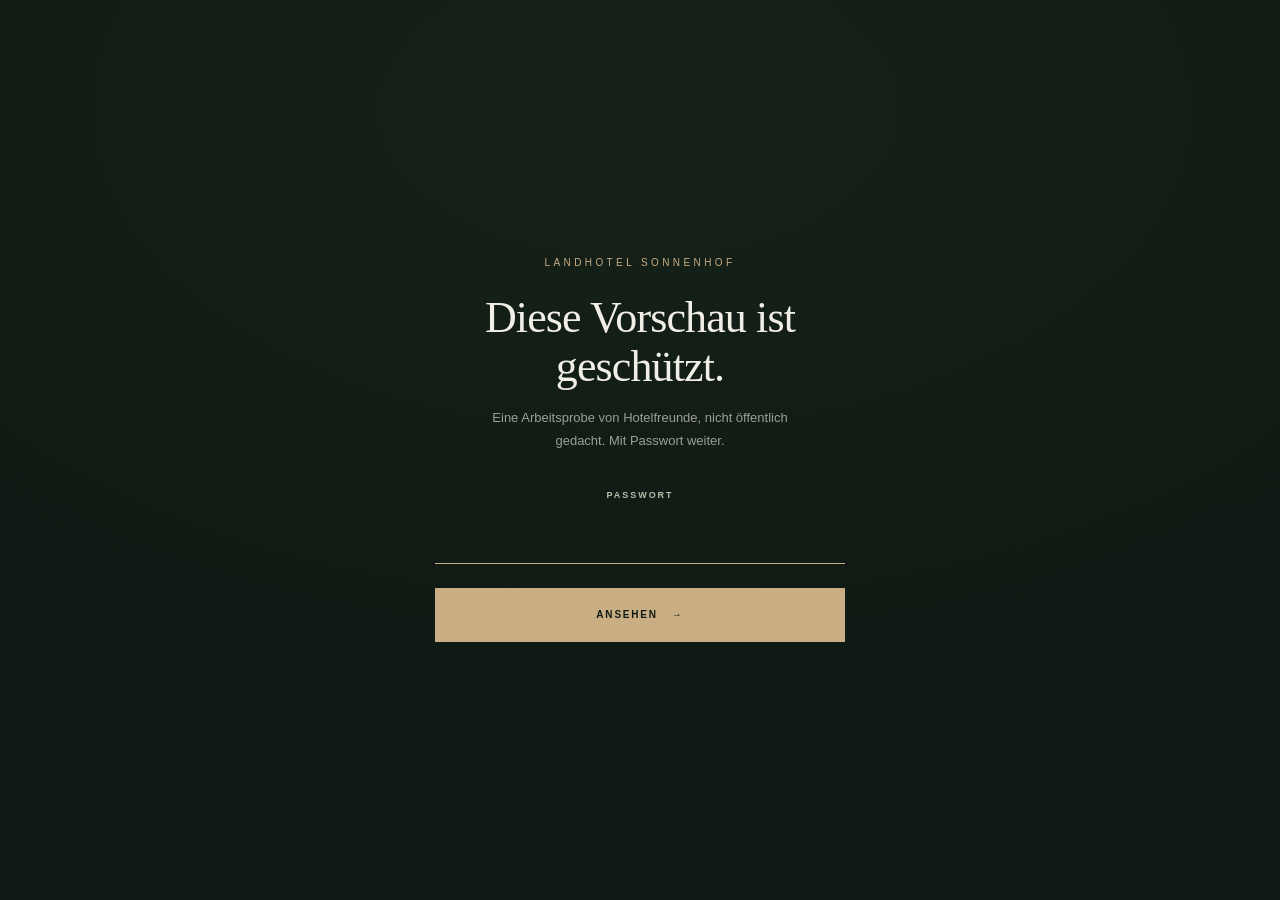
<file: hotel-beispielseite/index.html>
<!doctype html>
<html lang="de" class="has-js">
<head>
  <meta charset="utf-8"><meta name="viewport" content="width=device-width,initial-scale=1">
  <meta name="theme-color" content="#101a14">
  <meta name="description" content="Landhotel Sonnenhof – ein stiller Rückzugsort zwischen Wald, Weite und warmer Gastlichkeit.">
  <meta name="robots" content="noindex, nofollow">
  <title>Landhotel Sonnenhof — Wo die Welt leiser wird</title>
  <link rel="icon" href="data:image/svg+xml,%3Csvg xmlns='http://www.w3.org/2000/svg' viewBox='0 0 64 64'%3E%3Crect width='64' height='64' rx='32' fill='%23101a14'/%3E%3Ccircle cx='32' cy='32' r='14' fill='%23c9ad83'/%3E%3C/svg%3E">
  <link rel="stylesheet" href="landhotel-sonnenhof.css">
</head>
<body class="is-loading">
  <!-- ============================================================
       Zugangssperre. Nur eine Arbeitsprobe fuer Akquise-Mails, keine
       echte Hotelwebsite und nicht zum Auffinden gedacht. Das Passwort
       steht im Klartext im Skript, das ist bewusst kein Login-System,
       sondern haelt nur Zufallsbesucher und Suchmaschinen-Crawler
       fern. Ergaenzt das robots-Meta oben, ersetzt es nicht.
       ============================================================ -->
  <div class="demo-lock" id="demoLock" role="dialog" aria-modal="true" aria-labelledby="demoLockTitel">
    <div class="demo-lock-karte">
      <p class="demo-lock-marke">Landhotel Sonnenhof</p>
      <h1 id="demoLockTitel">Diese Vorschau ist geschützt.</h1>
      <p class="demo-lock-text">Eine Arbeitsprobe von Hotelfreunde, nicht öffentlich gedacht. Mit Passwort weiter.</p>
      <form id="demoLockForm" autocomplete="off">
        <label class="demo-lock-feld">
          <span>Passwort</span>
          <input type="password" id="demoLockEingabe" inputmode="text" autocapitalize="characters" autocomplete="off" required>
        </label>
        <button type="submit">Ansehen<span aria-hidden="true">→</span></button>
      </form>
      <p class="demo-lock-fehler" id="demoLockFehler" role="alert">Das war leider nicht das richtige Passwort.</p>
    </div>
  </div>
  <script>
    (function(){
      "use strict";
      var SCHLUESSEL = "sonnenhof-demo-freigabe";
      var body = document.body;
      var frei = false;
      try{ frei = localStorage.getItem(SCHLUESSEL) === "1"; }catch(e){}
      if(frei){ body.classList.add("entsperrt"); return; }

      /* Die Elemente stehen bereits im DOM, dieses Skript laeuft
         direkt danach im Fluss des Parsens, ein Warten auf
         DOMContentLoaded ist hier nicht noetig. */
      var lock = document.getElementById("demoLock");
      var form = document.getElementById("demoLockForm");
      var feld = document.getElementById("demoLockEingabe");
      var fehler = document.getElementById("demoLockFehler");
      feld.focus();
      form.addEventListener("submit", function(ev){
        ev.preventDefault();
        var wert = (feld.value || "").trim().toUpperCase();
        if(wert === "HOTEL"){
          try{ localStorage.setItem(SCHLUESSEL, "1"); }catch(e){}
          body.classList.add("entsperrt");
          lock.classList.add("weg");
          setTimeout(function(){ lock.hidden = true; }, 550);
        } else {
          fehler.classList.add("zeigen");
          lock.classList.add("wackeln");
          feld.value = "";
          feld.focus();
          setTimeout(function(){ lock.classList.remove("wackeln"); }, 420);
        }
      });
    })();
  </script>
  <div class="preloader" aria-hidden="true"><div><i></i><span>Landhotel Sonnenhof</span></div></div>
  <div class="scroll-progress" aria-hidden="true"></div><div class="cursor" aria-hidden="true"></div><div class="cursor-dot" aria-hidden="true"></div>
  <header class="site-header" id="top">
    <nav class="nav" aria-label="Hauptnavigation"><a href="#erleben">Erleben</a><a href="#zimmer">Zimmer</a><a href="#genuss">Genuss</a></nav>
    <a class="brand" href="#top"><span>Sonnenhof</span><small>Landhotel · Seit 1963</small></a>
    <a class="header-action" href="#buchen"><span>Aufenthalt planen</span></a>
  </header>
  <main>
    <section class="hero" aria-labelledby="hero-title">
      <div class="hero-media" aria-hidden="true"><img src="img/hero-1.webp" alt="" fetchpriority="high"></div>
      <span class="hero-side">48° Nord · direkt am Waldrand</span><span class="hero-scroll">Entdecken</span>
      <div class="hero-content"><p class="eyebrow">Ein Hideaway zwischen Wald und Weite</p><h1 id="hero-title">Wo die Welt <em>leiser wird.</em></h1><p class="hero-lead">Zwölf Zimmer. Ein weiter Blick. Und Gastgeber, die wissen, dass wahrer Luxus manchmal einfach nur Ruhe bedeutet.</p></div>
      <form class="quick-book" id="quickBook">
        <label><span>Anreise</span><input type="date" id="quick-arrival" required></label><label><span>Abreise</span><input type="date" id="quick-departure" required></label>
        <label class="quick-guests"><span>Gäste</span><select id="quick-guests"><option>2 Gäste</option><option>1 Gast</option><option>3 Gäste</option><option>4 Gäste</option></select></label><button type="submit">Verfügbarkeit prüfen</button>
      </form>
    </section>
    <section class="intro" aria-labelledby="intro-title"><div class="intro-grid">
      <p class="section-tag reveal">Der Sonnenhof</p><div class="intro-copy"><h2 class="reveal" id="intro-title">Kein Ort zum <em>Abhaken.</em> Ein Ort zum Ankommen.</h2><div class="intro-bottom">
        <p class="intro-text reveal d1">Dort, wo die Straße aufhört und der Wald beginnt, liegt ein Haus, das nie versucht hat, ein Resort zu sein. Bei uns riecht der Morgen nach Kaffee und Tannenholz, das Abendessen nach der Jahreszeit – und die Zeit nach gar nichts.</p>
        <div class="signature reveal d2"><strong>Schön, dass Sie da sind.</strong><span>Familie Reuter · Gastgeber in dritter Generation</span></div>
      </div></div>
    </div></section>
    <section class="mosaic" aria-label="Eindrücke vom Sonnenhof">
      <figure class="mosaic-main reveal"><img src="img/h-f.webp" alt="Der Sonnenhof vor eindrucksvoller Bergkulisse" loading="lazy" data-parallax=".08"></figure>
      <div class="mosaic-aside"><p class="mosaic-number reveal">1963</p><div><figure class="mosaic-small reveal d1"><img src="img/n1.webp" alt="Sonnenlicht fällt durch den stillen Wald" loading="lazy" data-parallax=".06"></figure><div class="mosaic-caption"><span>Am Waldrand</span><span>Ruhe inklusive</span></div><p class="mosaic-quote reveal">„Das beste Geräusch hier ist das, das fehlt.“</p></div></div>
    </section>
    <div class="marquee" aria-hidden="true"><div><span>Waldluft <i></i> Langschläferfrühstück <i></i> Hausgemachte Küche <i></i> Zwölf Lieblingszimmer <i></i> Echte Gastfreundschaft <i></i></span><span>Waldluft <i></i> Langschläferfrühstück <i></i> Hausgemachte Küche <i></i> Zwölf Lieblingszimmer <i></i> Echte Gastfreundschaft <i></i></span></div></div>
    <section class="experiences" id="erleben" aria-labelledby="experiences-title">
      <header class="section-head">
        <div><p class="section-tag reveal">Draußen sein</p><h2 class="reveal" id="experiences-title">Mehr Natur.<br>Weniger Müssen.</h2></div>
        <p class="section-head-text reveal d1">Manche Tage brauchen keinen Plan. Nur feste Schuhe, eine Thermoskanne und die Gewissheit, dass abends ein warmer Platz auf Sie wartet.</p>
      </header>
      <div class="experience-grid">
        <article class="experience reveal"><img src="img/n4.webp" alt="Wanderweg über den Bergen im Morgenlicht" loading="lazy"><div><span>01 · Direkt vom Haus</span><h3>Wege, die nichts verlangen.</h3><p>Drei markierte Routen beginnen vor unserer Haustür – vom stillen Waldspaziergang bis zur aussichtsreichen Tagestour.</p></div></article>
        <article class="experience reveal d1"><img src="img/p1.webp" alt="Klarer Bergsee zwischen steilen Felsen" loading="lazy"><div><span>02 · 18 Minuten entfernt</span><h3>Wildes Wasser.</h3><p>Im Sommer kristallklar und kühl, im Herbst beinahe menschenleer. Wir verraten Ihnen die schönste Badestelle.</p></div></article>
        <article class="experience reveal d2"><img src="img/p2.webp" alt="Sanfte Berglandschaft im goldenen Abendlicht" loading="lazy"><div><span>03 · Für Frühaufsteher</span><h3>Der erste Blick ins Tal.</h3><p>Kaffee in die Hand, Jacke über die Schultern, zehn Minuten bergauf. Mehr braucht es für einen guten Morgen nicht.</p></div></article>
      </div>
    </section>
    <section class="rooms" id="zimmer" aria-labelledby="rooms-title">
      <header class="section-head">
        <p class="section-tag reveal">Unsere Zimmer</p>
        <div><h2 class="reveal" id="rooms-title">Zwölfmal anders.<br>Immer Sonnenhof.</h2><p class="section-head-text reveal d1">Leinen, warmes Holz, gute Matratzen und der Blick dorthin, wo nichts blinkt. Jedes Zimmer ist ruhig. Einige sind ein bisschen ruhiger.</p></div>
      </header>
      <div class="room-grid">
        <article class="room-card reveal" data-tilt><img src="img/z1.webp" alt="Helles Doppelzimmer mit großer Fensterfront" loading="lazy"><div class="room-top"><span>20–24 m²</span><span>2 Personen</span></div><div class="room-bottom"><h3>Waldzimmer</h3><div class="room-meta"><span>ab <strong>129 €</strong> / Nacht</span><a href="#buchen">Anfragen →</a></div></div></article>
        <article class="room-card reveal d1" data-tilt><img src="img/z2.webp" alt="Gemütliches Zimmer mit warmen Holztönen" loading="lazy"><div class="room-top"><span>28–32 m²</span><span>2 Personen</span></div><div class="room-bottom"><h3>Talblick</h3><div class="room-meta"><span>ab <strong>159 €</strong> / Nacht</span><a href="#buchen">Anfragen →</a></div></div></article>
        <article class="room-card reveal d2" data-tilt><img src="img/z3.webp" alt="Großzügige Suite mit Holzinterieur" loading="lazy"><div class="room-top"><span>38–45 m²</span><span>Bis 4 Personen</span></div><div class="room-bottom"><h3>Familiensuite</h3><div class="room-meta"><span>ab <strong>189 €</strong> / Nacht</span><a href="#buchen">Anfragen →</a></div></div></article>
      </div>
      <div class="room-note reveal"><span>Alle Preise inklusive Frühstück, Parkplatz und ehrlicher Empfehlungen.</span><a class="text-link" href="#buchen">Mein Zimmer finden</a></div>
    </section>
    <section class="cinema" aria-label="Ausblick und Atmosphäre">
      <img src="img/hero-4.webp" alt="Stiller Bergsee mit Hütte und Bergpanorama" loading="lazy" data-parallax=".055">
      <div><h2 class="reveal">Einchecken. Ausatmen. Den Rest macht die Aussicht.</h2><p class="reveal d1">Kein Filter nötig · Blick vom Sonnenhof</p></div>
    </section>
    <section class="table-section" id="genuss" aria-labelledby="table-title"><div class="table-grid">
      <div class="table-images reveal"><img src="img/e3.webp" alt="Warme, einladende Gaststube des Sonnenhofs" loading="lazy"><img src="img/e1.webp" alt="Sorgfältig angerichtetes saisonales Gericht" loading="lazy"></div>
      <div class="table-copy">
        <p class="section-tag reveal">Unsere Küche</p><h2 class="reveal" id="table-title">Vom Wald.<br><em>Auf den Tisch.</em></h2>
        <p class="reveal d1">Abends kochen wir, was die Region und die Jahreszeit gerade am besten können. Ohne Chichi, aber mit guten Zutaten, viel Handwerk und der festen Überzeugung, dass Nachschlag ein Kompliment ist.</p>
        <ul class="table-facts reveal d2"><li><strong>Morgens</strong><span>Frühstück von 7:30 bis 11:00 Uhr</span></li><li><strong>Abends</strong><span>Kleine Karte, täglich frisch gekocht</span></li><li><strong>Regional</strong><span>Produzenten aus höchstens 35 Kilometern</span></li></ul>
        <a class="text-link reveal d3" href="#buchen">Einen Tisch mitbuchen</a>
      </div>
    </div></section>
    <section class="voices" aria-label="Gästestimme"><div>
      <p class="section-tag reveal">Stimmen aus dem Gästebuch</p><blockquote class="reveal">„Wir wollten drei Nächte bleiben. Am zweiten Morgen haben wir auf fünf verlängert.“</blockquote>
      <cite class="reveal d1">Anna &amp; Henrik · Hamburg · Zu Gast im Mai</cite><div class="voice-dots"><i></i><i></i><i></i></div>
    </div></section>
    <section class="booking" id="buchen" aria-labelledby="booking-title"><div class="booking-inner">
      <header class="booking-head"><h2 class="reveal" id="booking-title">Wann dürfen wir Sie erwarten?</h2><p class="reveal d1">Schicken Sie uns Ihre Wünsche. Wir antworten persönlich – meistens noch am selben Tag, immer mit dem besten verfügbaren Direktpreis.</p></header>
      <form class="booking-form" onsubmit="return zeigeBestaetigung(event)">
        <div class="booking-fields">
          <label><span>Anreise</span><input type="date" id="anreise" required></label><label><span>Abreise</span><input type="date" id="abreise" required></label>
          <label><span>Gäste</span><input type="number" id="personen" min="1" max="6" value="2" required></label><label><span>Lieblingszimmer</span><select id="kategorie"><option>Waldzimmer</option><option selected>Talblick</option><option>Familiensuite</option></select></label>
          <label><span>Ihr Name</span><input type="text" id="name" autocomplete="name" required></label><label><span>E-Mail-Adresse</span><input type="email" id="email" autocomplete="email" required></label>
          <label class="wide"><span>Was dürfen wir für Sie wissen?</span><textarea id="nachricht" placeholder="Ankunftszeit, Wünsche, Rabattcode …"></textarea></label>
        </div>
        <aside class="booking-aside">
          <ul><li>Bester Preis bei Direktanfrage</li><li>Kostenfreier Parkplatz am Haus</li><li>Persönliche Antwort statt Buchungsroboter</li><li>Kostenfrei stornierbar bis 7 Tage vorher</li></ul>
          <div><button class="submit-button" type="submit">Unverbindlich anfragen</button><p class="form-note">Mit dem Absenden stimmen Sie der Verarbeitung Ihrer Angaben zur Beantwortung der Anfrage zu. Dies ist eine Demo – es werden keine Daten übertragen.</p><div class="confirmation" id="bestaetigung" role="status">Vielen Dank. In einer echten Hotelwebsite wäre Ihre Anfrage jetzt persönlich bei Familie Reuter angekommen. Diese Demo versendet keine Daten.</div></div>
        </aside>
      </form>
    </div></section>
  </main>
  <footer class="site-footer">
    <div class="footer-top"><div class="footer-brand">Landhotel<br>Sonnenhof<small>Wo die Welt leiser wird.</small></div><div><h3>Hier finden Sie uns</h3><p>Talstraße 4</p><p>79800 Waldshof</p><p>Schwarzwald</p></div><div><h3>Persönlich erreichbar</h3><a href="tel:+497700123456">+49 7700 123 456</a><a href="mailto:hallo@sonnenhof-demo.de">hallo@sonnenhof-demo.de</a><p>Werktags 8–19 Uhr</p></div></div>
    <div class="footer-bottom"><span>© 2026 Landhotel Sonnenhof · Konzeptwebsite</span><span>Impressum · Datenschutz</span></div>
  </footer>
  <button class="demo-trigger" type="button" id="demoBtn">Direktbucher öffnen<small>Demo-Steuerung</small></button>
  <script src="widget.js" defer></script><script src="landhotel-sonnenhof.js"></script>
</body>
</html>
</file>
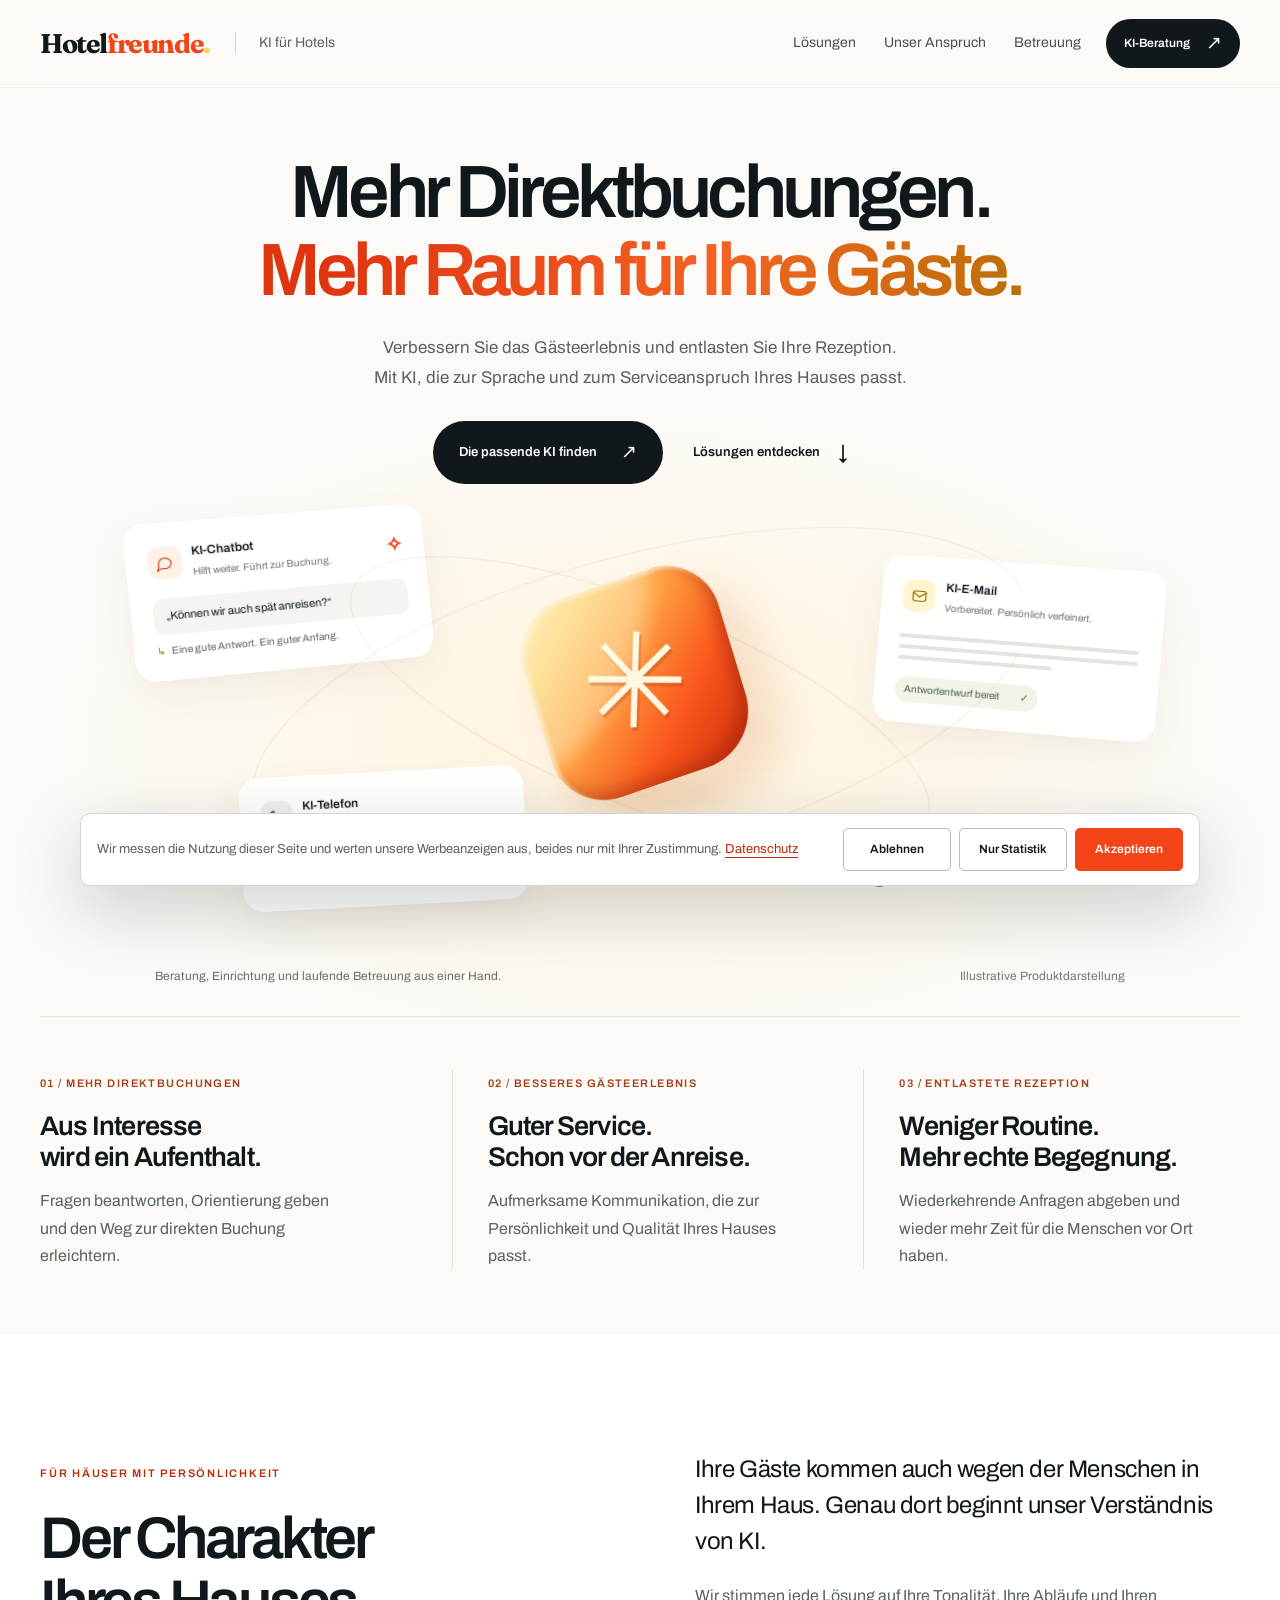
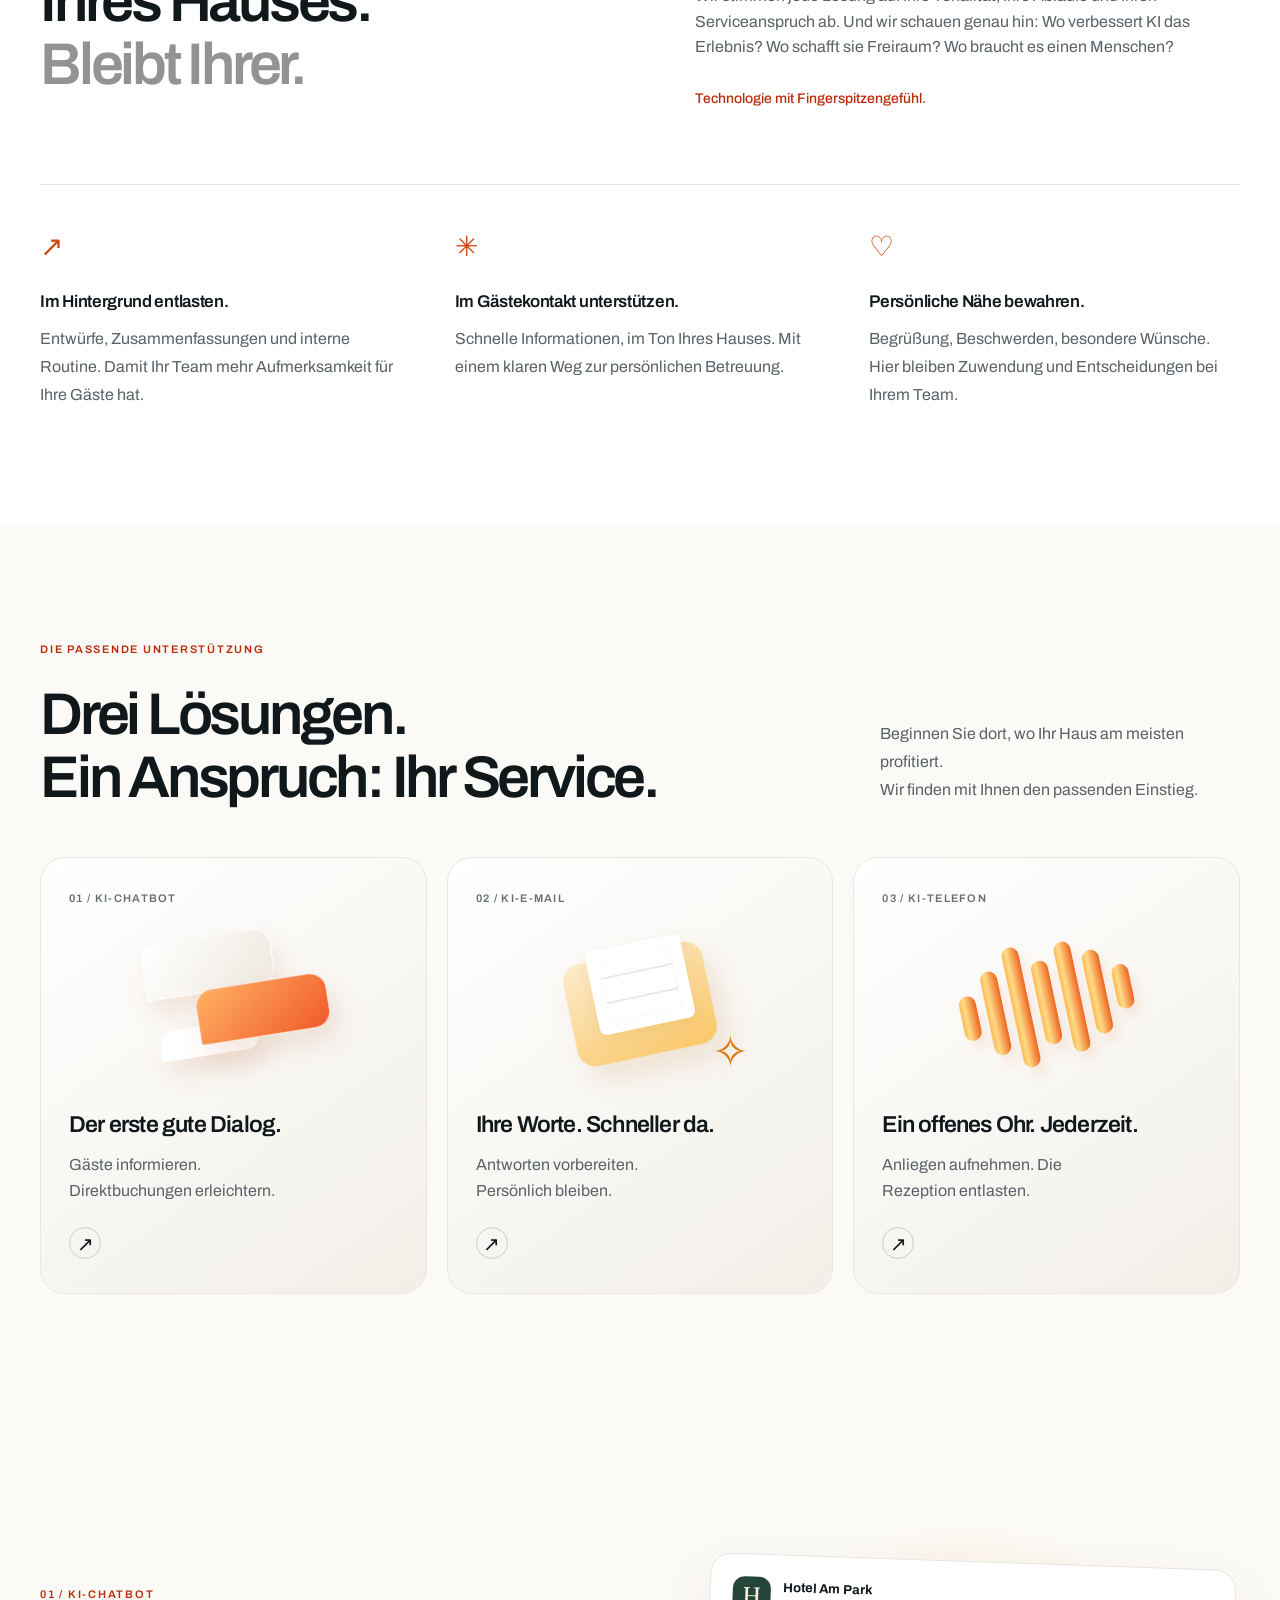
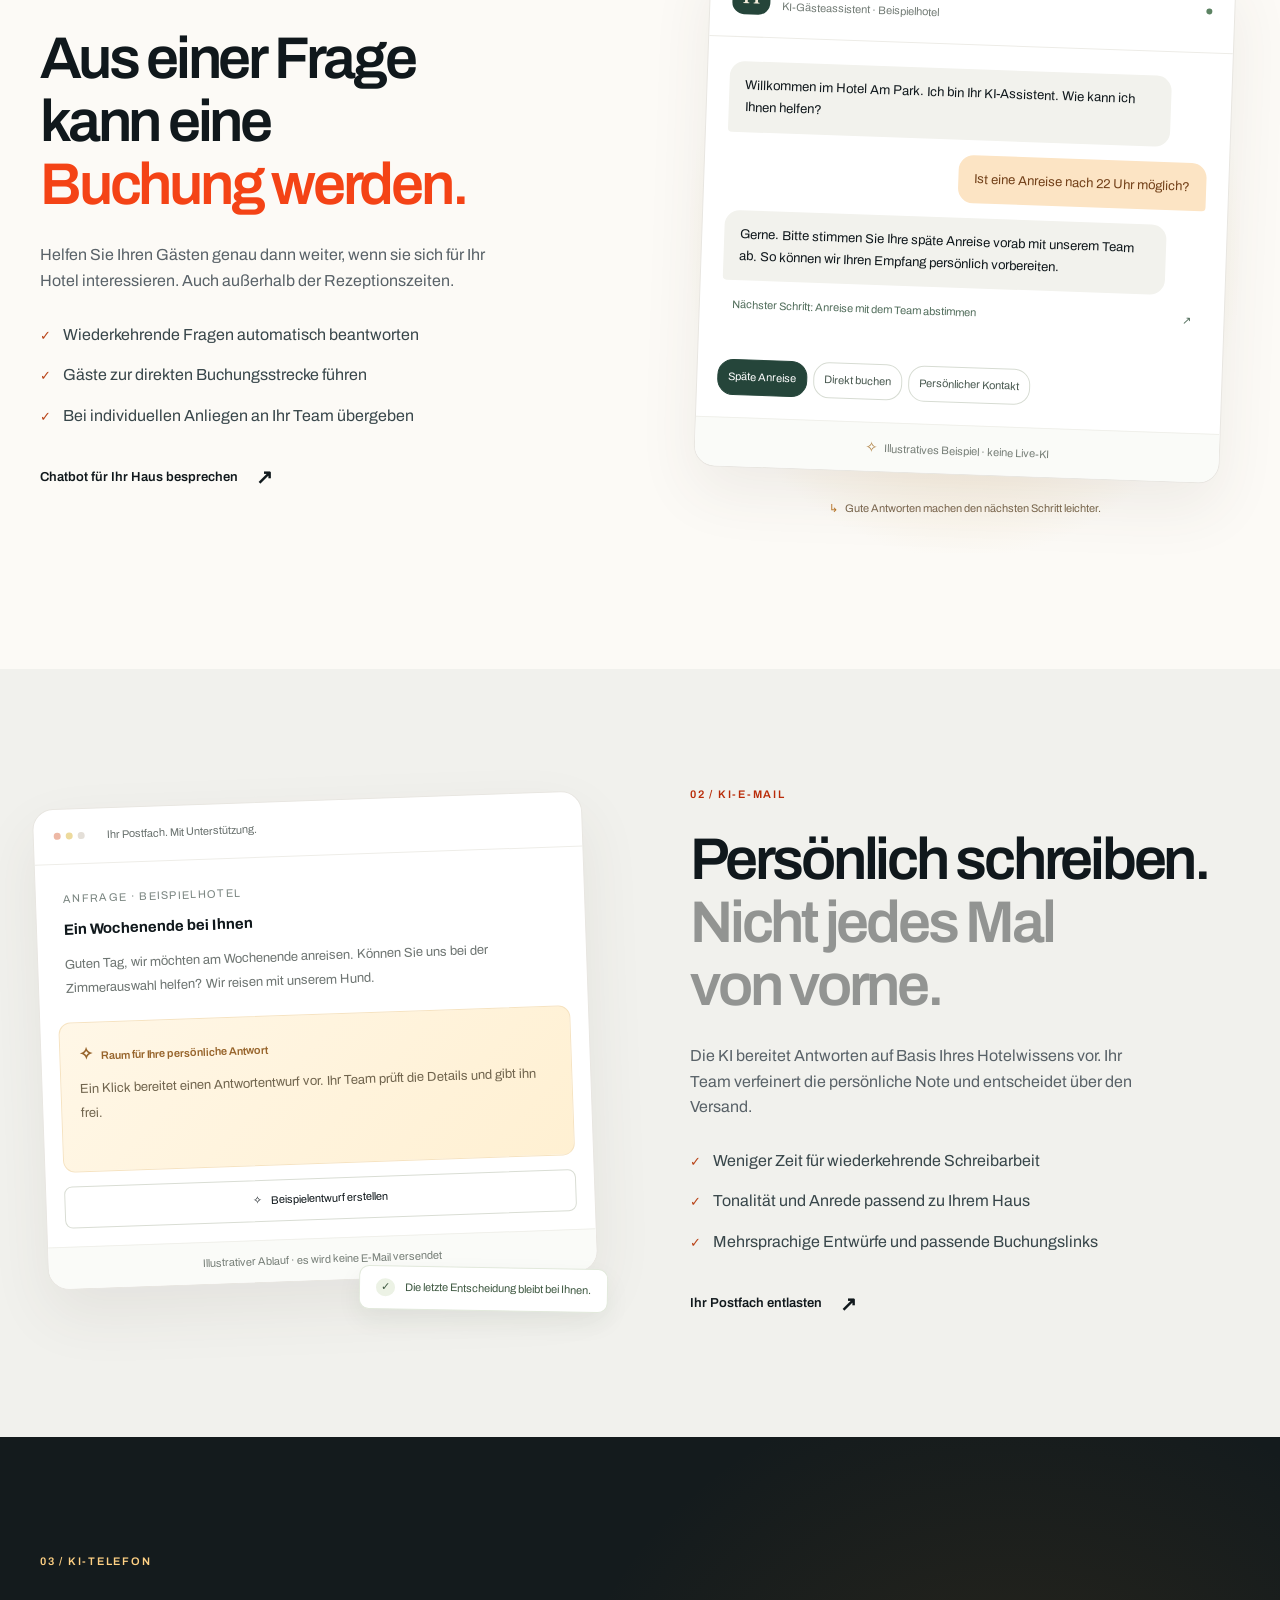
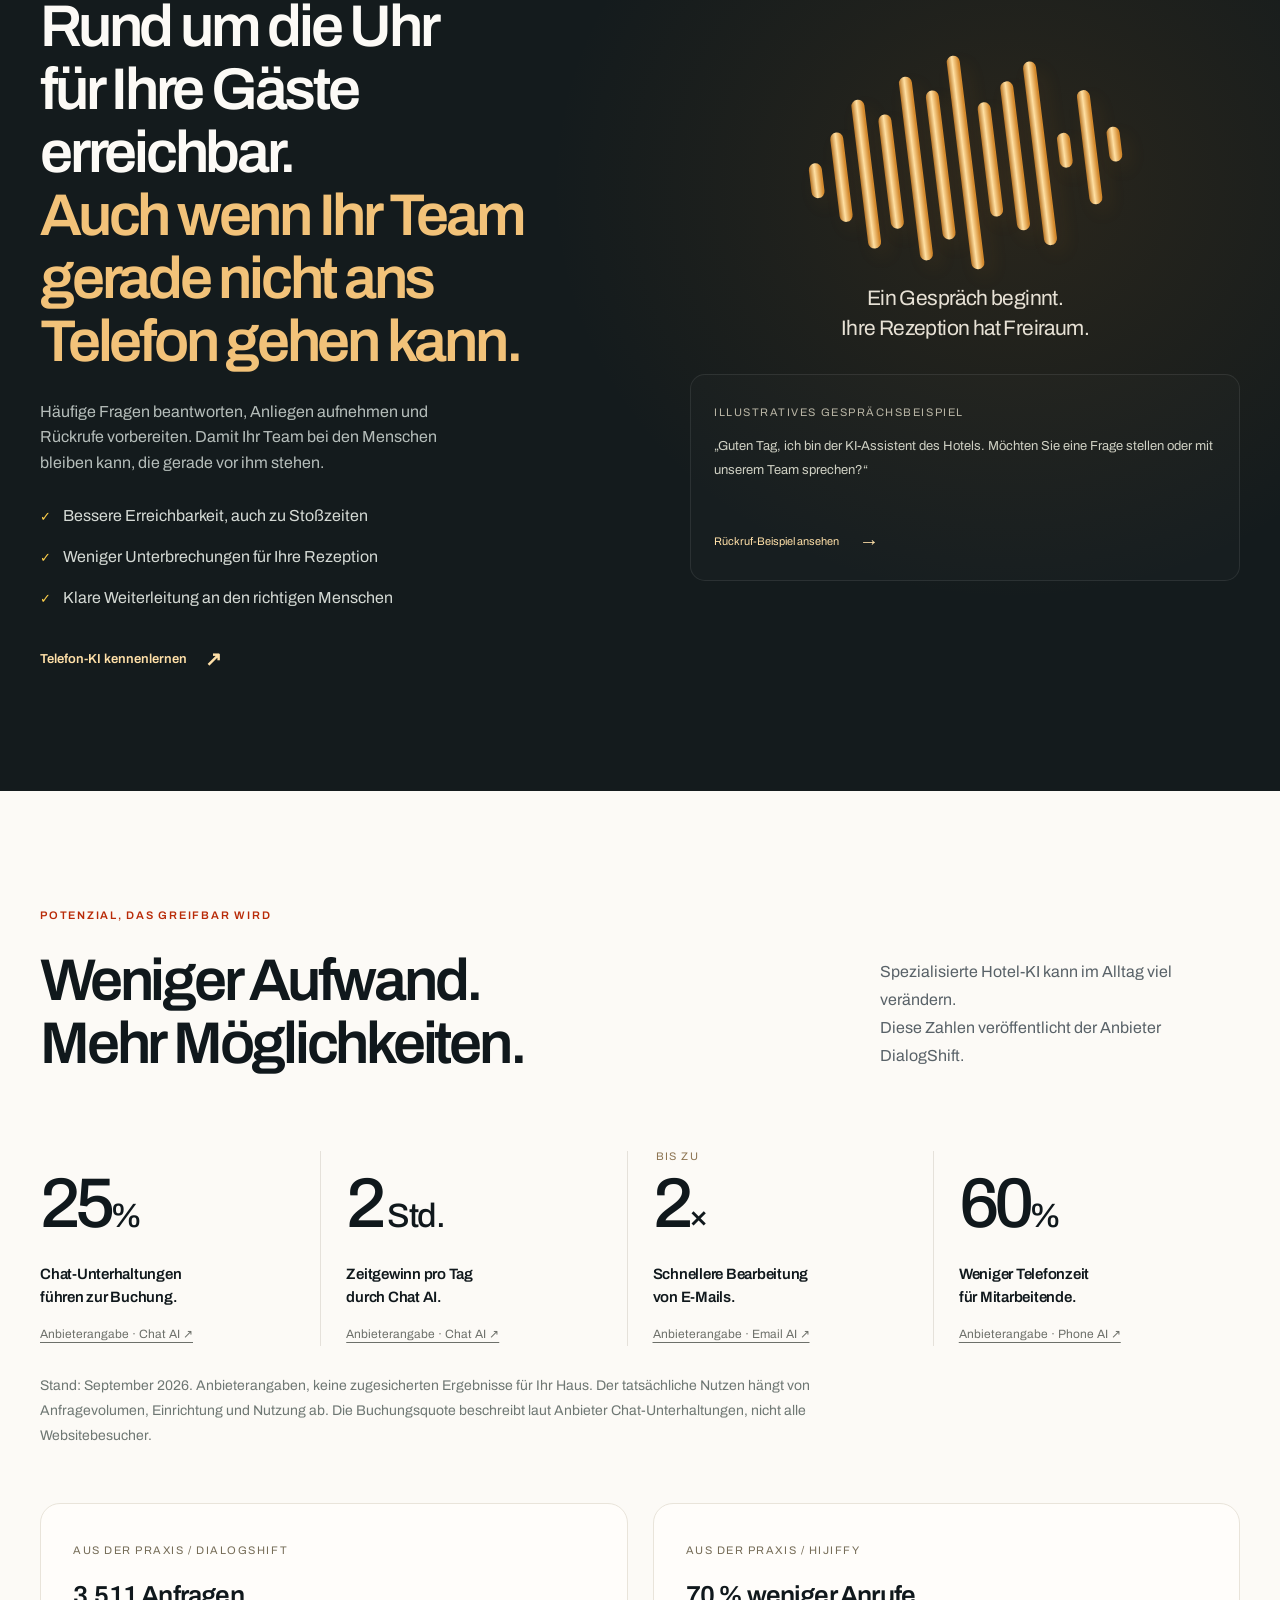
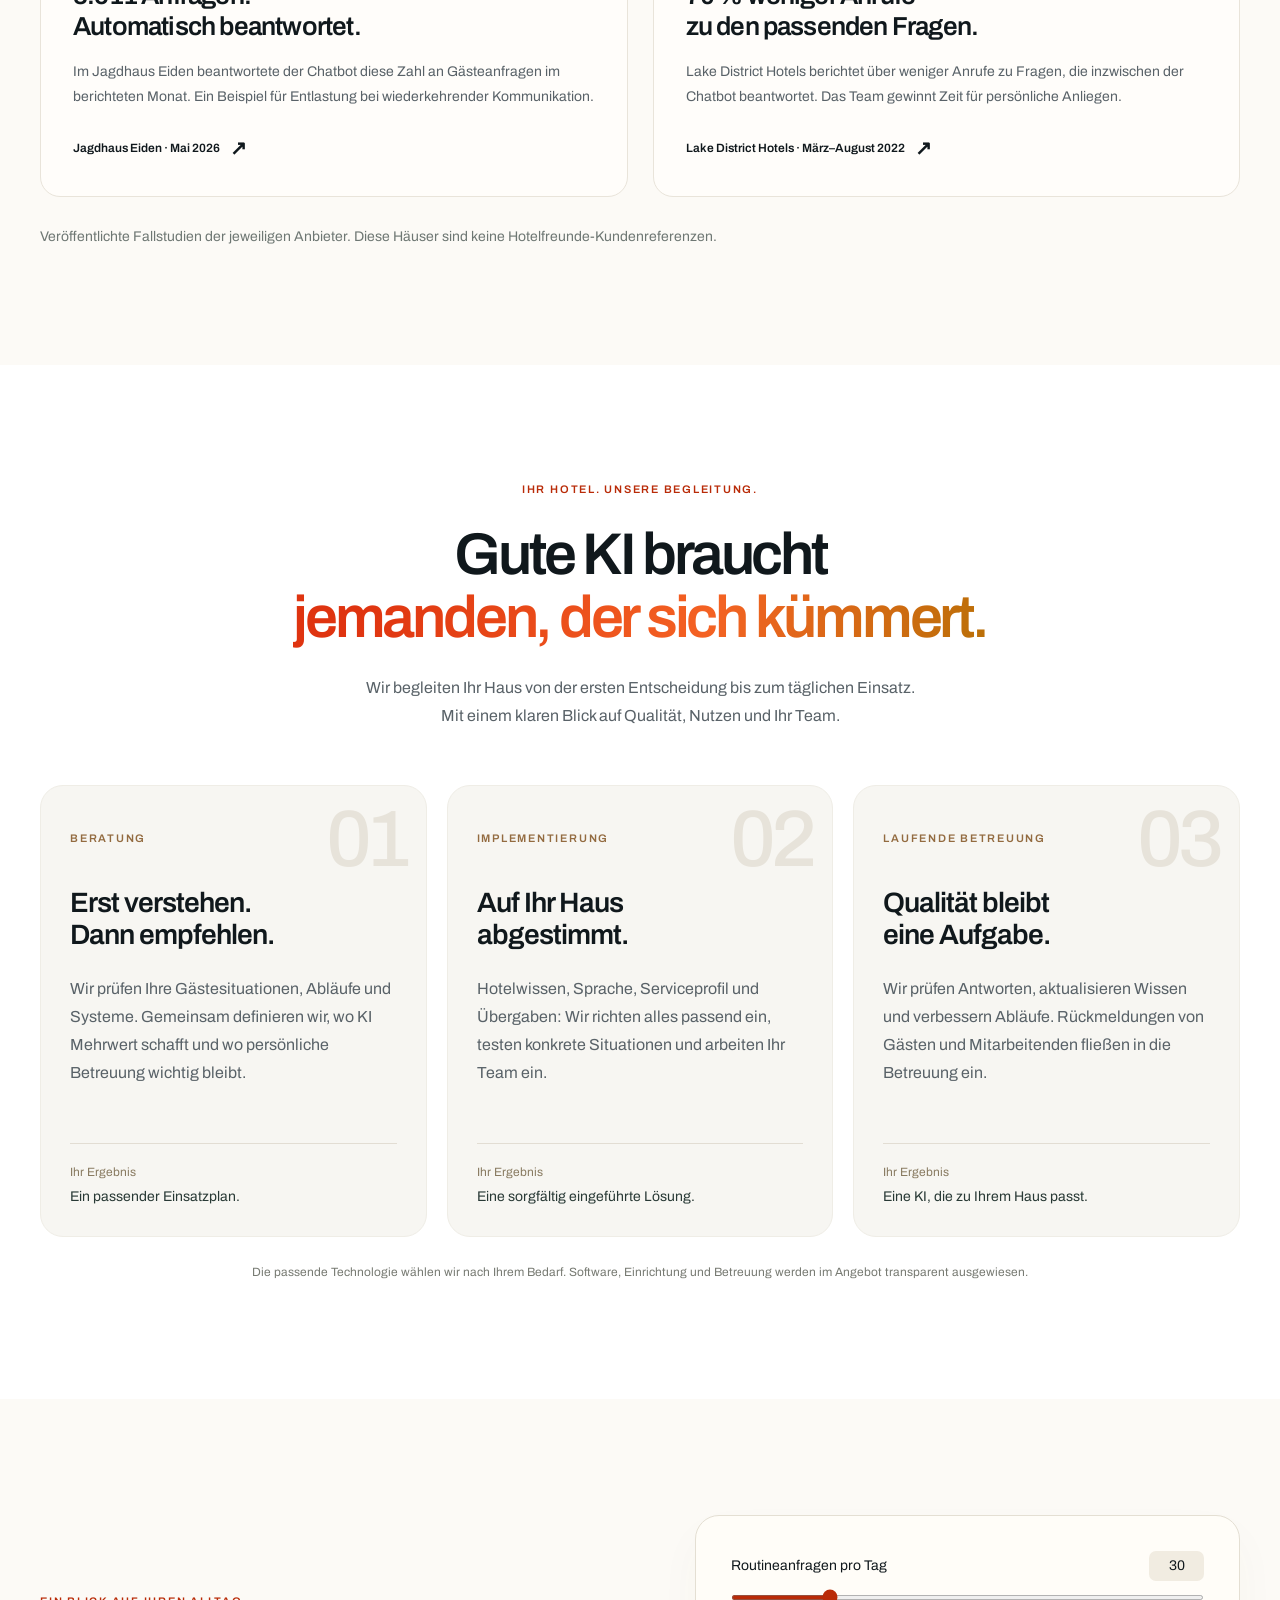
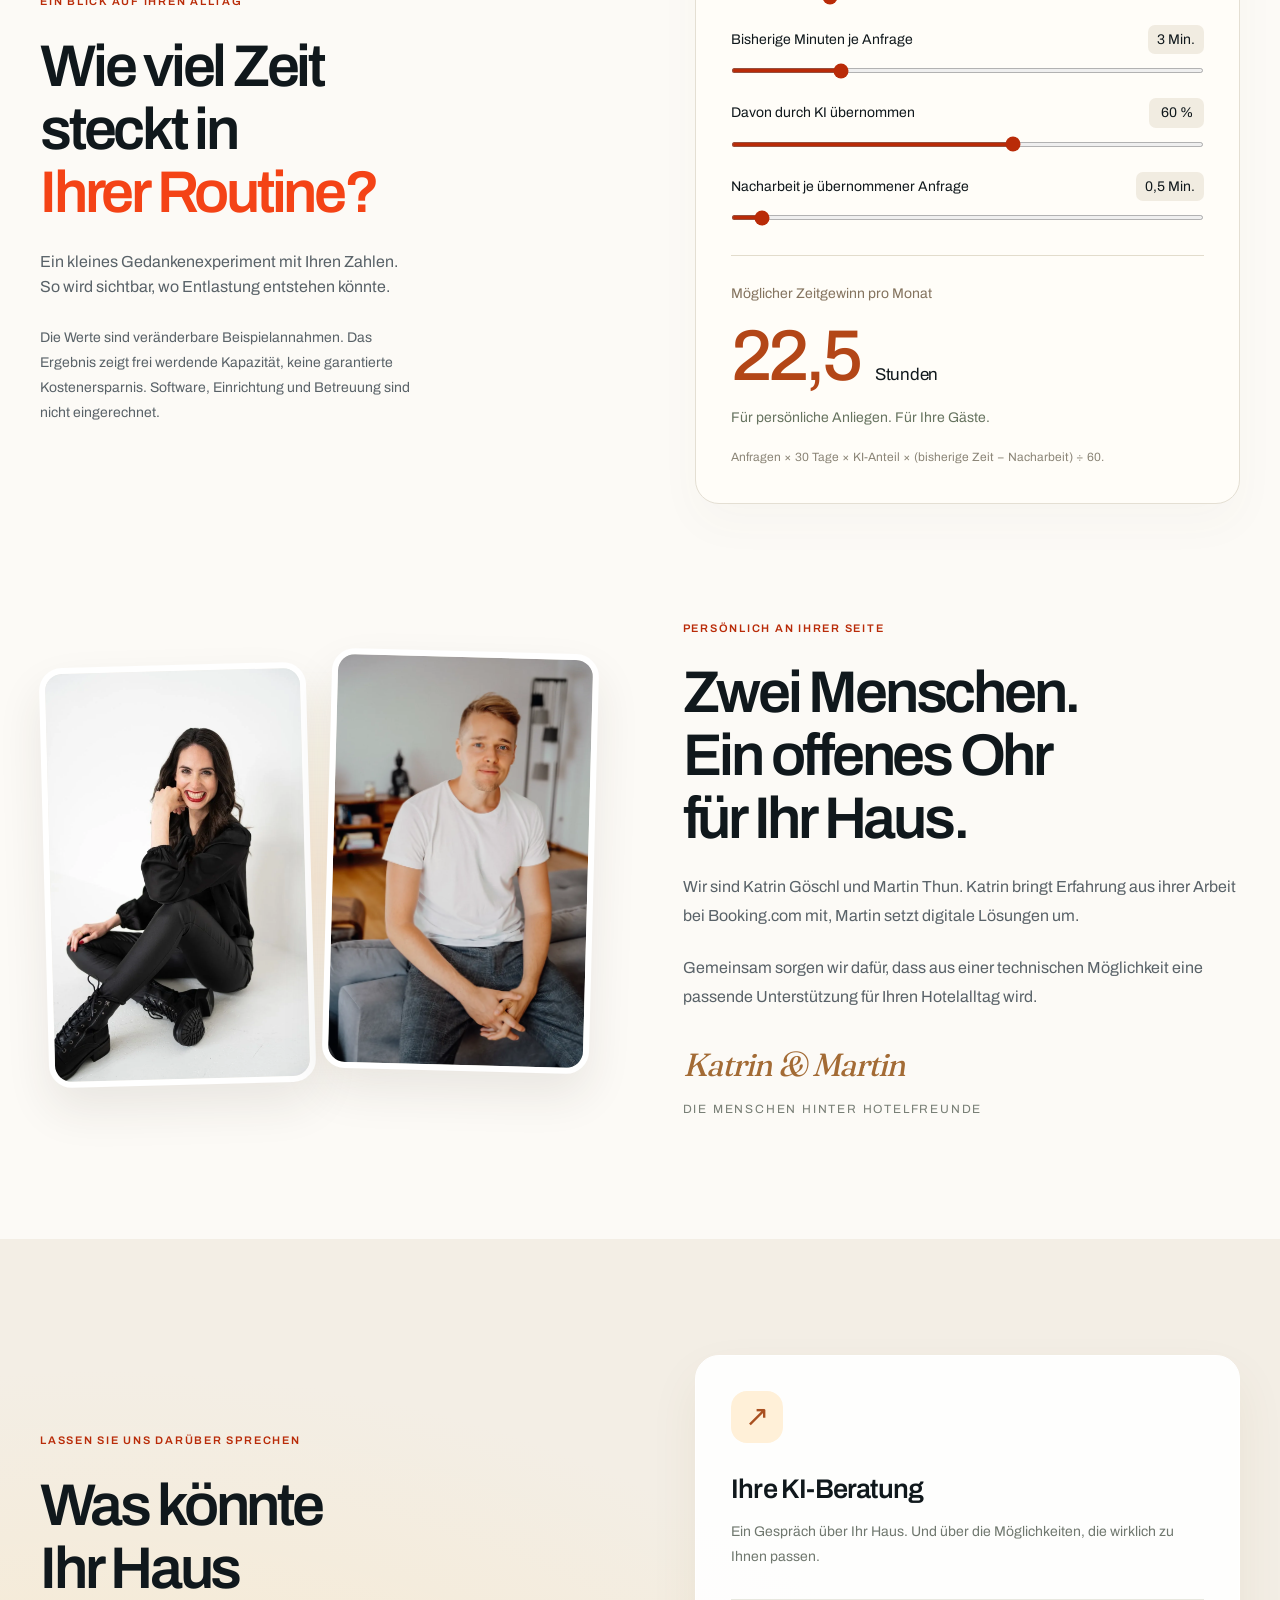
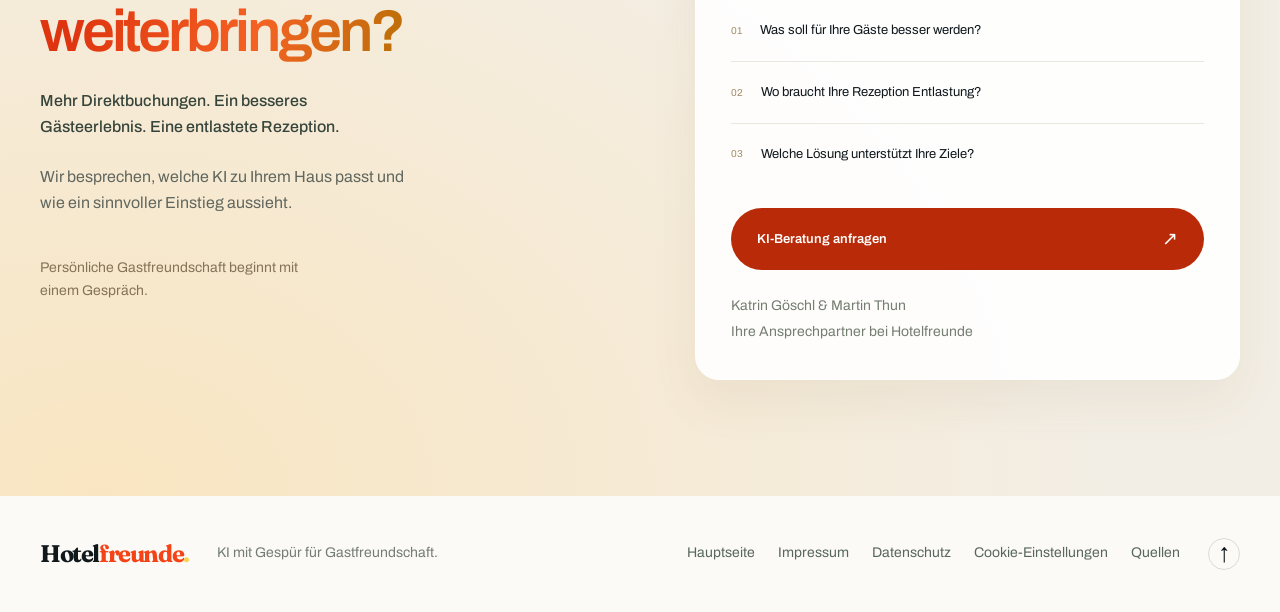
<file: ki/index.html>
<!doctype html>
<html lang="de">
<head>
  <meta charset="utf-8">
  <meta name="viewport" content="width=device-width, initial-scale=1">
  <title>KI für Hotels: Mehr Direktbuchungen. Besserer Service. | Hotelfreunde</title>
  <meta name="description" content="KI für Chat, E-Mail und Telefon: mehr Direktbuchungen, ein besseres Gästeerlebnis und spürbare Entlastung Ihrer Rezeption. Persönlich beraten und betreut.">
  <meta name="robots" content="noindex, nofollow, noarchive, nosnippet">
  <meta name="googlebot" content="noindex, nofollow, noarchive, nosnippet">
  <meta name="theme-color" content="#FCFAF6">
  <link rel="canonical" href="https://www.hotelfreunde.com/ki/">
  <link rel="icon" href="data:image/svg+xml,%3Csvg xmlns='http://www.w3.org/2000/svg' viewBox='0 0 64 64'%3E%3Crect width='64' height='64' rx='14' fill='%23F44316'/%3E%3Cpath d='M17 16h8v12h14V16h8v32h-8V35H25v13h-8z' fill='white'/%3E%3C/svg%3E">
  <meta property="og:type" content="website">
  <meta property="og:locale" content="de_DE">
  <meta property="og:site_name" content="Hotelfreunde">
  <meta property="og:title" content="KI, die Ihrer Gastfreundschaft Raum gibt.">
  <meta property="og:description" content="Mehr Direktbuchungen. Ein besseres Gästeerlebnis. Spürbare Entlastung der Rezeption. KI für Ihr Hotel – persönlich begleitet.">
  <meta property="og:url" content="https://www.hotelfreunde.com/ki/">
  <meta property="og:image" content="https://www.hotelfreunde.com/ki/og-image.png">
  <meta property="og:image:width" content="1200">
  <meta property="og:image:height" content="630">
  <meta property="og:image:alt" content="Hotelfreunde – KI, die Ihrer Gastfreundschaft Raum gibt">
  <meta name="twitter:card" content="summary_large_image">
  <link rel="preload" href="../fonts/archivo-latin.woff2" as="font" type="font/woff2" crossorigin>
  <link rel="stylesheet" href="ki.css?v=20260916-5">
  <script src="ki.js?v=20260916-5" defer></script>
  <script type="application/ld+json">{"@context":"https://schema.org","@type":"Service","name":"KI-Beratung und Implementierung für Hotels","serviceType":"KI-Beratung, Implementierung und laufende Betreuung","url":"https://www.hotelfreunde.com/ki/","provider":{"@type":"Organization","name":"Hotelfreunde","url":"https://www.hotelfreunde.com/"},"areaServed":["Deutschland","Österreich","Schweiz"],"description":"Passende KI-Lösungen für Chat, E-Mail und Telefon. Für mehr Direktbuchungen, bessere Gästeerlebnisse und Entlastung der Rezeption."}</script>
</head>
<body>
<a class="skip-link" href="#inhalt">Zum Inhalt</a>
<header class="site-header">
  <div class="nav-shell">
    <a class="brand" href="../index.html" aria-label="Hotelfreunde – zur Hauptseite">Hotel<span>freunde</span><b>.</b></a>
    <span class="brand-division">KI für Hotels</span>
    <nav id="navigation" aria-label="Hauptnavigation">
      <a href="#loesungen">Lösungen</a><a href="#anspruch">Unser Anspruch</a><a href="#betreuung">Betreuung</a>
    </nav>
    <a class="button button-small nav-cta" href="#kontakt">KI-Beratung <span aria-hidden="true">↗</span></a>
    <button class="menu-button" aria-label="Menü öffnen" aria-controls="navigation" aria-expanded="false" type="button"><span></span><span></span></button>
  </div>
  <div class="reading-progress" aria-hidden="true"></div>
</header>
<main id="inhalt">
  <section class="hero" aria-labelledby="hero-title">
    <div class="hero-light" aria-hidden="true"></div>
    <div class="shell hero-copy">
      <h1 id="hero-title">Mehr Direktbuchungen.<br><span class="gradient-text">Mehr Raum für Ihre Gäste.</span></h1>
      <p class="hero-lead">Verbessern Sie das Gästeerlebnis und entlasten Sie Ihre Rezeption.<br class="desktop-break"> Mit KI, die zur Sprache und zum Serviceanspruch Ihres Hauses passt.</p>
      <div class="actions"><a class="button" href="#kontakt">Die passende KI finden <span aria-hidden="true">↗</span></a><a class="text-link" href="#loesungen">Lösungen entdecken <span aria-hidden="true">↓</span></a></div>
    </div>
    <div class="hero-stage shell" aria-label="Chat, E-Mail und Telefon unterstützen Ihre Gastfreundschaft">
      <div class="orbit orbit-one" aria-hidden="true"></div><div class="orbit orbit-two" aria-hidden="true"></div>
      <div class="core-wrap" aria-hidden="true"><div class="core"><div class="core-shine"></div><span class="core-star">✳</span></div><div class="core-shadow"></div></div>
      <div class="floating-panel float-chat">
        <div class="mini-title"><span class="app-icon"><svg viewBox="0 0 24 24" fill="none" stroke="currentColor" stroke-width="1.6" aria-hidden="true"><path d="M20 11a8 8 0 0 1-8 8H5l-4 3 2-7a8 8 0 1 1 17-4Z"/></svg></span><span>KI-Chatbot<small>Hilft weiter. Führt zur Buchung.</small></span><span class="tiny-spark" aria-hidden="true">✧</span></div>
        <div class="mini-message">„Können wir auch spät anreisen?“</div><div class="mini-reply"><span aria-hidden="true">↳</span> Eine gute Antwort. Ein guter Anfang.</div>
      </div>
      <div class="floating-panel float-mail">
        <div class="mini-title"><span class="app-icon yellow"><svg viewBox="0 0 24 24" fill="none" stroke="currentColor" stroke-width="1.6" aria-hidden="true"><rect x="3" y="5" width="18" height="14" rx="3"/><path d="m3 7 9 6 9-6"/></svg></span><span>KI-E-Mail<small>Vorbereitet. Persönlich verfeinert.</small></span></div>
        <div class="mail-skeleton" aria-hidden="true"><i></i><i></i><i></i></div><span class="mini-pill">Antwortentwurf bereit <span aria-hidden="true">✓</span></span>
      </div>
      <div class="floating-panel float-phone">
        <div class="mini-title"><span class="app-icon dark"><svg viewBox="0 0 24 24" fill="none" stroke="currentColor" stroke-width="1.6" aria-hidden="true"><path d="M7 3 3 5c-1 7 9 17 16 16l2-4-5-3-2 2-6-6 2-2Z"/></svg></span><span>KI-Telefon<small>Erreichbar. Auch wenn es voll wird.</small></span></div>
        <div class="sound-bars" aria-hidden="true"><i></i><i></i><i></i><i></i><i></i><i></i><i></i><i></i><i></i><i></i><i></i><i></i><i></i><i></i><i></i><i></i><i></i><i></i><i></i></div>
      </div>
      <div class="stage-caption">Ihre Gastfreundschaft.<span>Intelligent unterstützt.</span></div>
    </div>
    <p class="hero-footnote">Beratung, Einrichtung und laufende Betreuung aus einer Hand.<span>Illustrative Produktdarstellung</span></p>
  </section>

  <section class="benefits shell" aria-label="Ihre drei Hauptvorteile">
    <article class="benefit reveal"><span class="index">01 / MEHR DIREKTBUCHUNGEN</span><h2>Aus Interesse<br>wird ein Aufenthalt.</h2><p>Fragen beantworten, Orientierung geben und den Weg zur direkten Buchung erleichtern.</p></article>
    <article class="benefit reveal"><span class="index">02 / BESSERES GÄSTEERLEBNIS</span><h2>Guter Service.<br>Schon vor der Anreise.</h2><p>Aufmerksame Kommunikation, die zur Persönlichkeit und Qualität Ihres Hauses passt.</p></article>
    <article class="benefit reveal"><span class="index">03 / ENTLASTETE REZEPTION</span><h2>Weniger Routine.<br>Mehr echte Begegnung.</h2><p>Wiederkehrende Anfragen abgeben und wieder mehr Zeit für die Menschen vor Ort haben.</p></article>
  </section>

  <section class="philosophy section" id="anspruch">
    <div class="shell philosophy-grid">
      <div class="reveal"><p class="eyebrow">FÜR HÄUSER MIT PERSÖNLICHKEIT</p><h2 class="section-title">Der Charakter<br>Ihres Hauses.<br><span class="soft-ink">Bleibt Ihrer.</span></h2></div>
      <div class="philosophy-copy reveal"><p class="large-copy">Ihre Gäste kommen auch wegen der Menschen in Ihrem Haus. Genau dort beginnt unser Verständnis von KI.</p><p>Wir stimmen jede Lösung auf Ihre Tonalität, Ihre Abläufe und Ihren Serviceanspruch ab. Und wir schauen genau hin: Wo verbessert KI das Erlebnis? Wo schafft sie Freiraum? Wo braucht es einen Menschen?</p><span class="signature-line">Technologie mit Fingerspitzengefühl.</span></div>
    </div>
    <div class="shell principles">
      <article class="principle reveal"><span class="principle-icon" aria-hidden="true">↗</span><h3>Im Hintergrund entlasten.</h3><p>Entwürfe, Zusammenfassungen und interne Routine. Damit Ihr Team mehr Aufmerksamkeit für Ihre Gäste hat.</p></article>
      <article class="principle reveal"><span class="principle-icon" aria-hidden="true">✳</span><h3>Im Gästekontakt unterstützen.</h3><p>Schnelle Informationen, im Ton Ihres Hauses. Mit einem klaren Weg zur persönlichen Betreuung.</p></article>
      <article class="principle reveal"><span class="principle-icon" aria-hidden="true">♡</span><h3>Persönliche Nähe bewahren.</h3><p>Begrüßung, Beschwerden, besondere Wünsche. Hier bleiben Zuwendung und Entscheidungen bei Ihrem Team.</p></article>
    </div>
  </section>

  <section class="solutions section shell" id="loesungen">
    <div class="section-heading reveal"><div><p class="eyebrow">DIE PASSENDE UNTERSTÜTZUNG</p><h2 class="section-title">Drei Lösungen.<br>Ein Anspruch: Ihr Service.</h2></div><p>Beginnen Sie dort, wo Ihr Haus am meisten profitiert.<br>Wir finden mit Ihnen den passenden Einstieg.</p></div>
    <div class="product-overview">
      <a class="overview-card reveal" href="#chatbot"><span class="overview-tag">01 / KI-CHATBOT</span><div class="overview-art chat-art" aria-hidden="true"><span></span><span></span><span></span></div><h3>Der erste gute Dialog.</h3><p>Gäste informieren. Direktbuchungen erleichtern.</p><span class="circle-link" aria-hidden="true">↗</span></a>
      <a class="overview-card reveal" href="#email"><span class="overview-tag">02 / KI-E-MAIL</span><div class="overview-art email-art" aria-hidden="true"><span>✧</span></div><h3>Ihre Worte. Schneller da.</h3><p>Antworten vorbereiten. Persönlich bleiben.</p><span class="circle-link" aria-hidden="true">↗</span></a>
      <a class="overview-card reveal" href="#telefon"><span class="overview-tag">03 / KI-TELEFON</span><div class="overview-art phone-art" aria-hidden="true"><i></i><i></i><i></i><i></i><i></i><i></i><i></i></div><h3>Ein offenes Ohr. Jederzeit.</h3><p>Anliegen aufnehmen. Die Rezeption entlasten.</p><span class="circle-link" aria-hidden="true">↗</span></a>
    </div>
  </section>

  <section class="product-section section shell" id="chatbot">
    <div class="product-copy reveal"><p class="eyebrow">01 / KI-CHATBOT</p><h2 class="section-title">Aus einer Frage<br>kann eine<br><span class="orange-text">Buchung werden.</span></h2><p>Helfen Sie Ihren Gästen genau dann weiter, wenn sie sich für Ihr Hotel interessieren. Auch außerhalb der Rezeptionszeiten.</p><ul class="check-list"><li>Wiederkehrende Fragen automatisch beantworten</li><li>Gäste zur direkten Buchungsstrecke führen</li><li>Bei individuellen Anliegen an Ihr Team übergeben</li></ul><a class="text-link" href="#kontakt" data-interest="KI-Chatbot">Chatbot für Ihr Haus besprechen <span aria-hidden="true">↗</span></a></div>
    <div class="demo-stage chat-stage reveal">
      <div class="demo-window chat-window">
        <div class="window-heading"><div class="hotel-mark" aria-hidden="true">H</div><div><strong>Hotel Am Park</strong><span>KI-Gästeassistent · Beispielhotel</span></div><span class="online-dot" aria-hidden="true"></span></div>
        <div class="chat-content" id="chat-content" aria-live="polite"><div class="chat-bubble bot">Willkommen im Hotel Am Park. Ich bin Ihr KI-Assistent. Wie kann ich Ihnen helfen?</div><div class="chat-bubble guest" id="chat-question">Ist eine Anreise nach 22 Uhr möglich?</div><div class="chat-bubble bot" id="chat-answer">Gerne. Bitte stimmen Sie Ihre späte Anreise vorab mit unserem Team ab. So können wir Ihren Empfang persönlich vorbereiten.</div><div class="chat-followup" id="chat-followup">Nächster Schritt: Anreise mit dem Team abstimmen <span aria-hidden="true">↗</span></div></div>
        <div class="demo-choices" aria-label="Beispielanfrage auswählen"><button type="button" data-chat="arrival" aria-pressed="true">Späte Anreise</button><button type="button" data-chat="booking" aria-pressed="false">Direkt buchen</button><button type="button" data-chat="human" aria-pressed="false">Persönlicher Kontakt</button></div>
        <div class="demo-footer"><span class="small-star" aria-hidden="true">✧</span> Illustratives Beispiel · keine Live-KI</div>
      </div>
      <div class="stage-note"><span aria-hidden="true">↳</span> Gute Antworten machen den nächsten Schritt leichter.</div>
    </div>
  </section>

  <section class="email-section section" id="email">
    <div class="shell product-section">
      <div class="demo-stage email-stage reveal">
        <div class="demo-window email-window">
          <div class="email-toolbar"><span class="window-dots" aria-hidden="true"><i></i><i></i><i></i></span><span>Ihr Postfach. Mit Unterstützung.</span></div>
          <div class="email-incoming"><span class="mail-meta">ANFRAGE · BEISPIELHOTEL</span><strong>Ein Wochenende bei Ihnen</strong><p>Guten Tag, wir möchten am Wochenende anreisen. Können Sie uns bei der Zimmerauswahl helfen? Wir reisen mit unserem Hund.</p></div>
          <div class="email-draft" id="email-draft" aria-live="polite"><span class="draft-label"><span aria-hidden="true">✧</span> Raum für Ihre persönliche Antwort</span><p id="email-draft-text">Ein Klick bereitet einen Antwortentwurf vor. Ihr Team prüft die Details und gibt ihn frei.</p></div>
          <button class="draft-button" id="draft-button" type="button"><span aria-hidden="true">✧</span> Beispielentwurf erstellen</button>
          <div class="demo-footer">Illustrativer Ablauf · es wird keine E-Mail versendet</div>
        </div>
        <div class="approval-badge"><span aria-hidden="true">✓</span> Die letzte Entscheidung bleibt bei Ihnen.</div>
      </div>
      <div class="product-copy reveal"><p class="eyebrow">02 / KI-E-MAIL</p><h2 class="section-title">Persönlich schreiben.<br><span class="soft-ink">Nicht jedes Mal<br>von vorne.</span></h2><p>Die KI bereitet Antworten auf Basis Ihres Hotelwissens vor. Ihr Team verfeinert die persönliche Note und entscheidet über den Versand.</p><ul class="check-list"><li>Weniger Zeit für wiederkehrende Schreibarbeit</li><li>Tonalität und Anrede passend zu Ihrem Haus</li><li>Mehrsprachige Entwürfe und passende Buchungslinks</li></ul><a class="text-link" href="#kontakt" data-interest="KI-E-Mail">Ihr Postfach entlasten <span aria-hidden="true">↗</span></a></div>
    </div>
  </section>

  <section class="phone-section" id="telefon">
    <div class="phone-glow" aria-hidden="true"></div>
    <div class="shell section product-section">
      <div class="product-copy reveal"><p class="eyebrow">03 / KI-TELEFON</p><h2 class="section-title">Rund um die Uhr<br>für Ihre Gäste erreichbar.<br><span>Auch wenn Ihr Team<br>gerade nicht ans Telefon gehen kann.</span></h2><p>Häufige Fragen beantworten, Anliegen aufnehmen und Rückrufe vorbereiten. Damit Ihr Team bei den Menschen bleiben kann, die gerade vor ihm stehen.</p><ul class="check-list"><li>Bessere Erreichbarkeit, auch zu Stoßzeiten</li><li>Weniger Unterbrechungen für Ihre Rezeption</li><li>Klare Weiterleitung an den richtigen Menschen</li></ul><a class="text-link" href="#kontakt" data-interest="KI-Telefon">Telefon-KI kennenlernen <span aria-hidden="true">↗</span></a></div>
      <div class="phone-display reveal">
        <div class="voice-sculpture" aria-hidden="true"><i></i><i></i><i></i><i></i><i></i><i></i><i></i><i></i><i></i><i></i><i></i><i></i><i></i></div>
        <p class="voice-caption">Ein Gespräch beginnt.<br>Ihre Rezeption hat Freiraum.</p>
        <div class="phone-transcript"><span class="transcript-label">ILLUSTRATIVES GESPRÄCHSBEISPIEL</span><p id="phone-transcript" aria-live="polite">„Guten Tag, ich bin der KI-Assistent des Hotels. Möchten Sie eine Frage stellen oder mit unserem Team sprechen?“</p><button type="button" id="phone-next">Rückruf-Beispiel ansehen <span aria-hidden="true">→</span></button></div>
      </div>
    </div>
  </section>

  <section class="proof-section section shell" id="ergebnisse">
    <div class="section-heading reveal"><div><p class="eyebrow">POTENZIAL, DAS GREIFBAR WIRD</p><h2 class="section-title">Weniger Aufwand.<br>Mehr Möglichkeiten.</h2></div><p>Spezialisierte Hotel-KI kann im Alltag viel verändern.<br>Diese Zahlen veröffentlicht der Anbieter DialogShift.</p></div>
    <div class="metrics">
      <article class="metric reveal"><span class="metric-value">25<span>%</span></span><h3>Chat-Unterhaltungen<br>führen zur Buchung.</h3><a href="https://www.dialogshift.com/chatai" target="_blank" rel="noopener noreferrer">Anbieterangabe · Chat AI ↗</a></article>
      <article class="metric reveal"><span class="metric-value">2<span> Std.</span></span><h3>Zeitgewinn pro Tag<br>durch Chat AI.</h3><a href="https://www.dialogshift.com/chatai" target="_blank" rel="noopener noreferrer">Anbieterangabe · Chat AI ↗</a></article>
      <article class="metric reveal"><span class="metric-prefix">BIS ZU</span><span class="metric-value">2<span>×</span></span><h3>Schnellere Bearbeitung<br>von E-Mails.</h3><a href="https://www.dialogshift.com/email-ai" target="_blank" rel="noopener noreferrer">Anbieterangabe · Email AI ↗</a></article>
      <article class="metric reveal"><span class="metric-value">60<span>%</span></span><h3>Weniger Telefonzeit<br>für Mitarbeitende.</h3><a href="https://www.dialogshift.com/phone-ai" target="_blank" rel="noopener noreferrer">Anbieterangabe · Phone AI ↗</a></article>
    </div>
    <p class="source-note">Stand: September 2026. Anbieterangaben, keine zugesicherten Ergebnisse für Ihr Haus. Der tatsächliche Nutzen hängt von Anfragevolumen, Einrichtung und Nutzung ab. Die Buchungsquote beschreibt laut Anbieter Chat-Unterhaltungen, nicht alle Websitebesucher.</p>
    <div class="case-studies">
      <article class="case-card reveal"><span class="case-kicker">AUS DER PRAXIS / DIALOGSHIFT</span><h3>3.511 Anfragen.<br>Automatisch beantwortet.</h3><p>Im Jagdhaus Eiden beantwortete der Chatbot diese Zahl an Gästeanfragen im berichteten Monat. Ein Beispiel für Entlastung bei wiederkehrender Kommunikation.</p><a class="text-link" href="https://www.dialogshift.com/blog-posts/direktbuchung-statt-warteschleife-was-der-chatbot-im-jagdhaus-eiden-am-see-leistet" target="_blank" rel="noopener noreferrer">Jagdhaus Eiden · Mai 2026 <span aria-hidden="true">↗</span></a></article>
      <article class="case-card reveal"><span class="case-kicker">AUS DER PRAXIS / HIJIFFY</span><h3>70 % weniger Anrufe<br>zu den passenden Fragen.</h3><p>Lake District Hotels berichtet über weniger Anrufe zu Fragen, die inzwischen der Chatbot beantwortet. Das Team gewinnt Zeit für persönliche Anliegen.</p><a class="text-link" href="https://www.hijiffy.com/success-stories/lake-district-hotels" target="_blank" rel="noopener noreferrer">Lake District Hotels · März–August 2022 <span aria-hidden="true">↗</span></a></article>
    </div>
    <p class="source-note">Veröffentlichte Fallstudien der jeweiligen Anbieter. Diese Häuser sind keine Hotelfreunde-Kundenreferenzen.</p>
  </section>

  <section class="care-section section" id="betreuung">
    <div class="shell">
      <div class="center-heading reveal"><p class="eyebrow">IHR HOTEL. UNSERE BEGLEITUNG.</p><h2 class="section-title">Gute KI braucht<br><span class="gradient-text">jemanden, der sich kümmert.</span></h2><p>Wir begleiten Ihr Haus von der ersten Entscheidung bis zum täglichen Einsatz.<br>Mit einem klaren Blick auf Qualität, Nutzen und Ihr Team.</p></div>
      <div class="care-grid">
        <article class="care-card reveal"><span class="care-number">01</span><span class="index">BERATUNG</span><h3>Erst verstehen.<br>Dann empfehlen.</h3><p>Wir prüfen Ihre Gästesituationen, Abläufe und Systeme. Gemeinsam definieren wir, wo KI Mehrwert schafft und wo persönliche Betreuung wichtig bleibt.</p><div class="care-deliverable">Ihr Ergebnis<span>Ein passender Einsatzplan.</span></div></article>
        <article class="care-card reveal"><span class="care-number">02</span><span class="index">IMPLEMENTIERUNG</span><h3>Auf Ihr Haus<br>abgestimmt.</h3><p>Hotelwissen, Sprache, Serviceprofil und Übergaben: Wir richten alles passend ein, testen konkrete Situationen und arbeiten Ihr Team ein.</p><div class="care-deliverable">Ihr Ergebnis<span>Eine sorgfältig eingeführte Lösung.</span></div></article>
        <article class="care-card reveal"><span class="care-number">03</span><span class="index">LAUFENDE BETREUUNG</span><h3>Qualität bleibt<br>eine Aufgabe.</h3><p>Wir prüfen Antworten, aktualisieren Wissen und verbessern Abläufe. Rückmeldungen von Gästen und Mitarbeitenden fließen in die Betreuung ein.</p><div class="care-deliverable">Ihr Ergebnis<span>Eine KI, die zu Ihrem Haus passt.</span></div></article>
      </div>
      <p class="care-footnote">Die passende Technologie wählen wir nach Ihrem Bedarf. Software, Einrichtung und Betreuung werden im Angebot transparent ausgewiesen.</p>
    </div>
  </section>

  <section class="calculator-section section shell" id="zeitgewinn">
    <div class="calculator-copy reveal"><p class="eyebrow">EIN BLICK AUF IHREN ALLTAG</p><h2 class="section-title">Wie viel Zeit<br>steckt in<br><span class="orange-text">Ihrer Routine?</span></h2><p>Ein kleines Gedankenexperiment mit Ihren Zahlen. So wird sichtbar, wo Entlastung entstehen könnte.</p><p class="calculator-disclaimer">Die Werte sind veränderbare Beispielannahmen. Das Ergebnis zeigt frei werdende Kapazität, keine garantierte Kostenersparnis. Software, Einrichtung und Betreuung sind nicht eingerechnet.</p></div>
    <div class="calculator reveal">
      <div class="range-field"><label for="requests">Routineanfragen pro Tag <output id="requests-value" for="requests">30</output></label><input type="range" id="requests" min="0" max="150" step="5" value="30"></div>
      <div class="range-field"><label for="minutes">Bisherige Minuten je Anfrage <output id="minutes-value" for="minutes">3 Min.</output></label><input type="range" id="minutes" min="1" max="10" step="0.5" value="3"></div>
      <div class="range-field"><label for="share">Davon durch KI übernommen <output id="share-value" for="share">60 %</output></label><input type="range" id="share" min="0" max="100" step="5" value="60"></div>
      <div class="range-field"><label for="review">Nacharbeit je übernommener Anfrage <output id="review-value" for="review">0,5 Min.</output></label><input type="range" id="review" min="0" max="10" step="0.5" value="0.5"></div>
      <div class="calc-result" aria-live="polite" aria-atomic="true"><span id="result-caption">Möglicher Zeitgewinn pro Monat</span><strong><span id="hours-result">22,5</span><small>Stunden</small></strong><p id="result-description">Für persönliche Anliegen. Für Ihre Gäste.</p></div>
      <p class="calc-formula">Anfragen × 30 Tage × KI-Anteil × (bisherige Zeit − Nacharbeit) ÷ 60.</p>
    </div>
  </section>

  <section class="team-section shell">
    <div class="team-image team-gallery reveal">
      <figure class="team-photo team-photo-katrin"><img src="../Katrin.webp" alt="Katrin Göschl" width="1000" height="1500" loading="lazy" decoding="async"></figure>
      <figure class="team-photo team-photo-martin"><img src="../Martin.webp" alt="Martin Thun" width="1100" height="1650" loading="lazy" decoding="async"></figure>
    </div>
    <div class="team-copy reveal"><p class="eyebrow">PERSÖNLICH AN IHRER SEITE</p><h2 class="section-title">Zwei Menschen.<br>Ein offenes Ohr<br>für Ihr Haus.</h2><p>Wir sind Katrin Göschl und Martin Thun. Katrin bringt Erfahrung aus ihrer Arbeit bei Booking.com mit, Martin setzt digitale Lösungen um.</p><p>Gemeinsam sorgen wir dafür, dass aus einer technischen Möglichkeit eine passende Unterstützung für Ihren Hotelalltag wird.</p><span class="team-signature">Katrin & Martin</span><span class="team-company">DIE MENSCHEN HINTER HOTELFREUNDE</span></div>
  </section>

  <section class="contact-section section" id="kontakt">
    <div class="shell contact-grid">
      <div class="contact-copy reveal"><p class="eyebrow">LASSEN SIE UNS DARÜBER SPRECHEN</p><h2 class="section-title">Was könnte<br>Ihr Haus<br><span class="gradient-text">weiterbringen?</span></h2><p>Mehr Direktbuchungen. Ein besseres Gästeerlebnis. Eine entlastete Rezeption.</p><p>Wir besprechen, welche KI zu Ihrem Haus passt und wie ein sinnvoller Einstieg aussieht.</p><span class="contact-signoff">Persönliche Gastfreundschaft beginnt mit einem Gespräch.</span></div>
      <div class="contact-form contact-card reveal">
        <span class="contact-card-icon" aria-hidden="true">↗</span>
        <h3>Ihre KI-Beratung</h3><p class="form-intro">Ein Gespräch über Ihr Haus. Und über die Möglichkeiten, die wirklich zu Ihnen passen.</p>
        <div class="consultation-item"><span>01</span><p>Was soll für Ihre Gäste besser werden?</p></div>
        <div class="consultation-item"><span>02</span><p>Wo braucht Ihre Rezeption Entlastung?</p></div>
        <div class="consultation-item"><span>03</span><p>Welche Lösung unterstützt Ihre Ziele?</p></div>
        <a class="button form-submit" href="mailto:info@hotelfreunde.com">KI-Beratung anfragen <span aria-hidden="true">↗</span></a>
        <p class="contact-card-note">Katrin Göschl &amp; Martin Thun<br>Ihre Ansprechpartner bei Hotelfreunde</p>
      </div>
    </div>
  </section>
</main>
<footer class="site-footer shell"><a class="brand" href="../index.html">Hotel<span>freunde</span><b>.</b></a><p>KI mit Gespür für Gastfreundschaft.</p><nav aria-label="Fußnavigation"><a href="../index.html">Hauptseite</a><a href="../impressum.html">Impressum</a><a href="../datenschutz.html">Datenschutz</a><a href="#einwilligung" id="einwOeffnen">Cookie-Einstellungen</a><a href="#ergebnisse">Quellen</a></nav><a class="back-top" href="#inhalt" aria-label="Zurück nach oben">↑</a></footer>
<div class="einwilligung" id="einwilligung" role="region" aria-label="Einwilligung zu Messung und Werbung" hidden>
  <div class="einw-in">
    <p>Wir messen die Nutzung dieser Seite und werten unsere Werbeanzeigen aus, beides nur mit Ihrer Zustimmung. <a href="../datenschutz.html">Datenschutz</a></p>
    <div class="einw-knoepfe">
      <button type="button" id="einwNein">Ablehnen</button>
      <button type="button" id="einwNurStat">Nur Statistik</button>
      <button type="button" class="ja" id="einwJa">Akzeptieren</button>
    </div>
  </div>
</div>
</body>
</html>
</file>
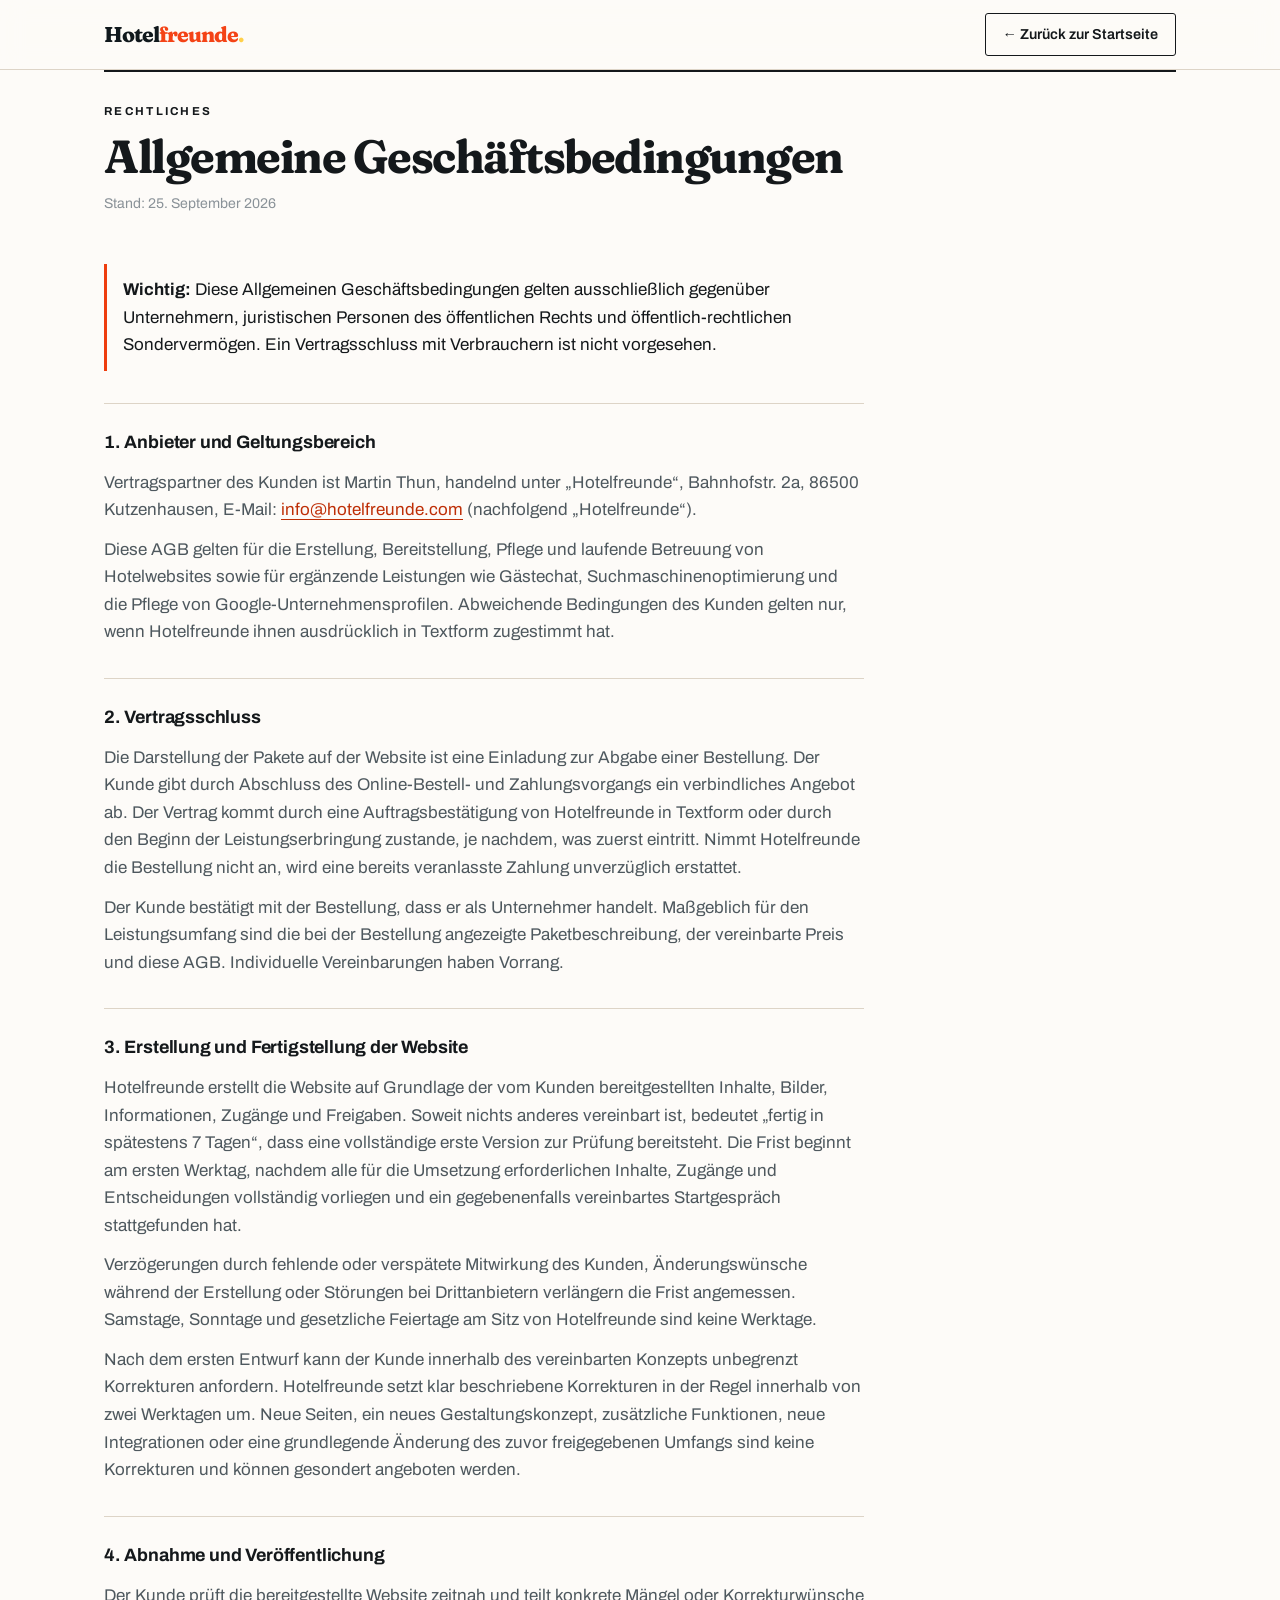
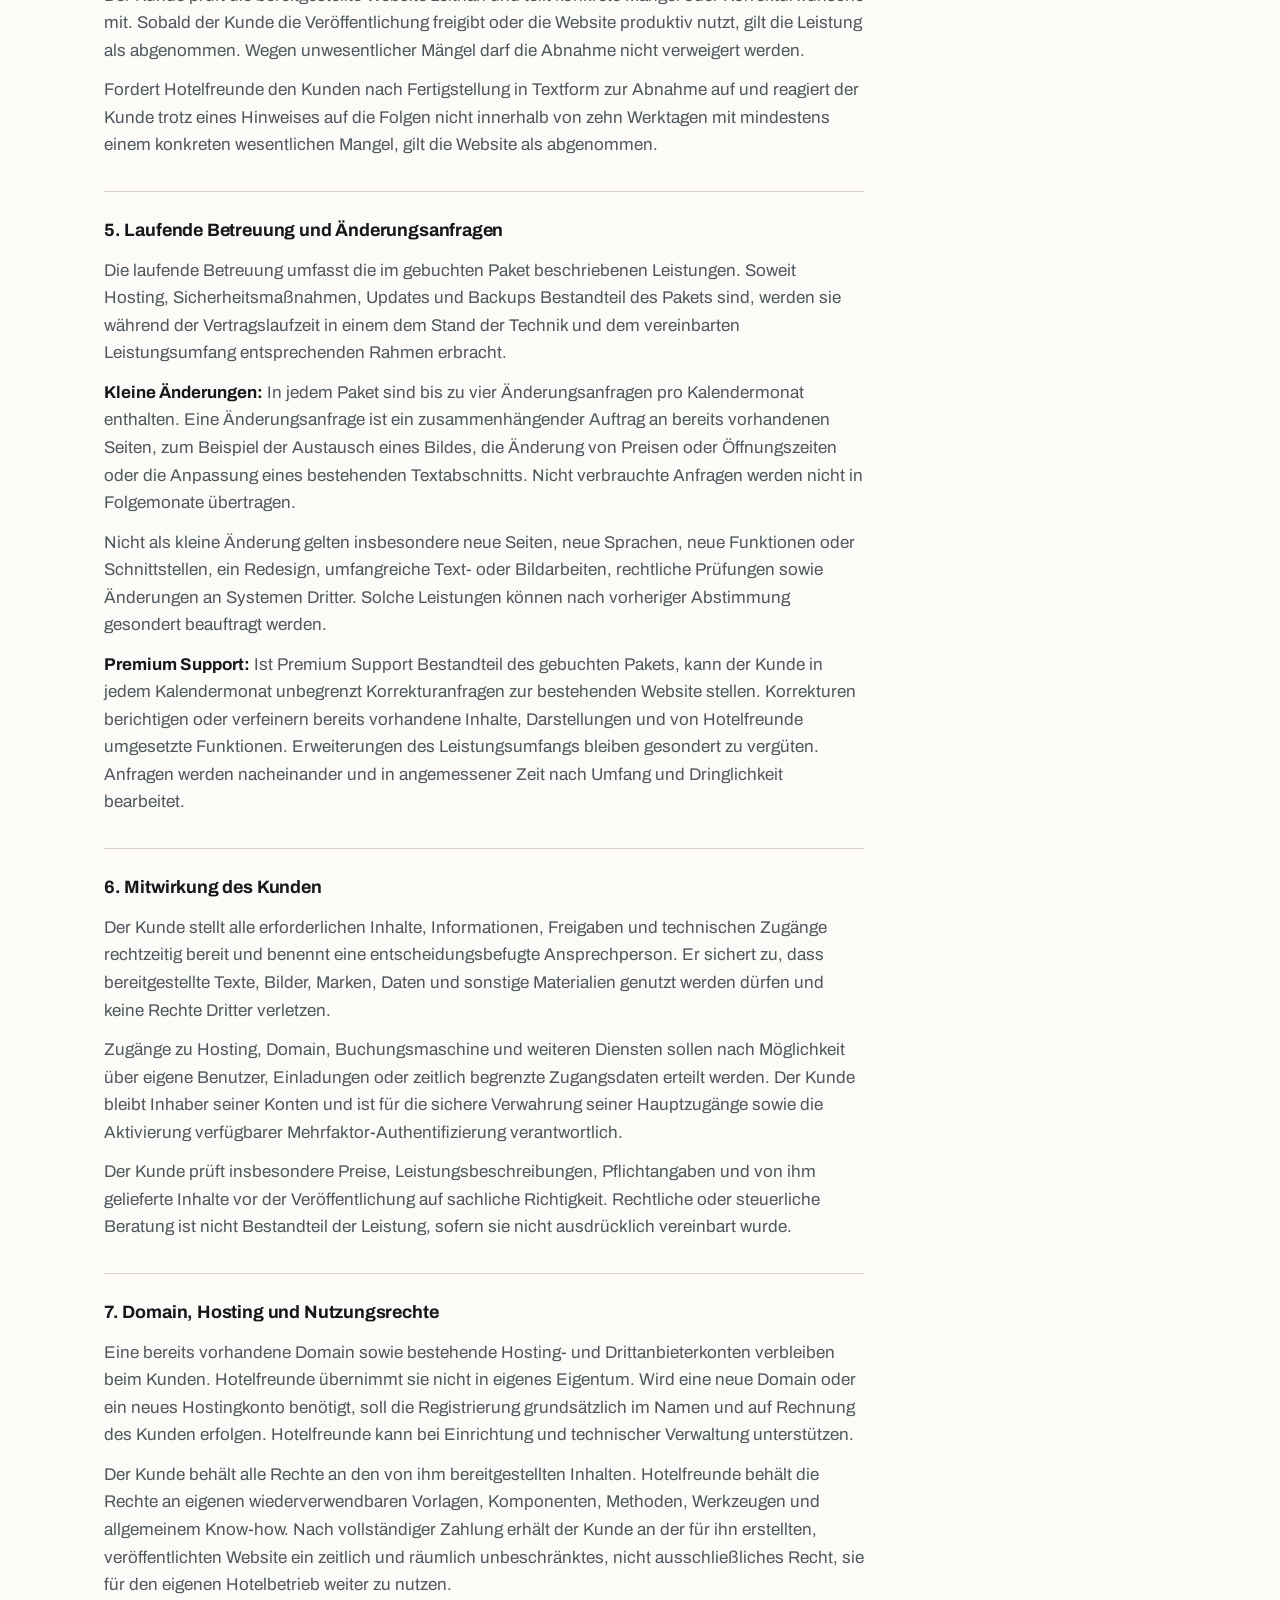
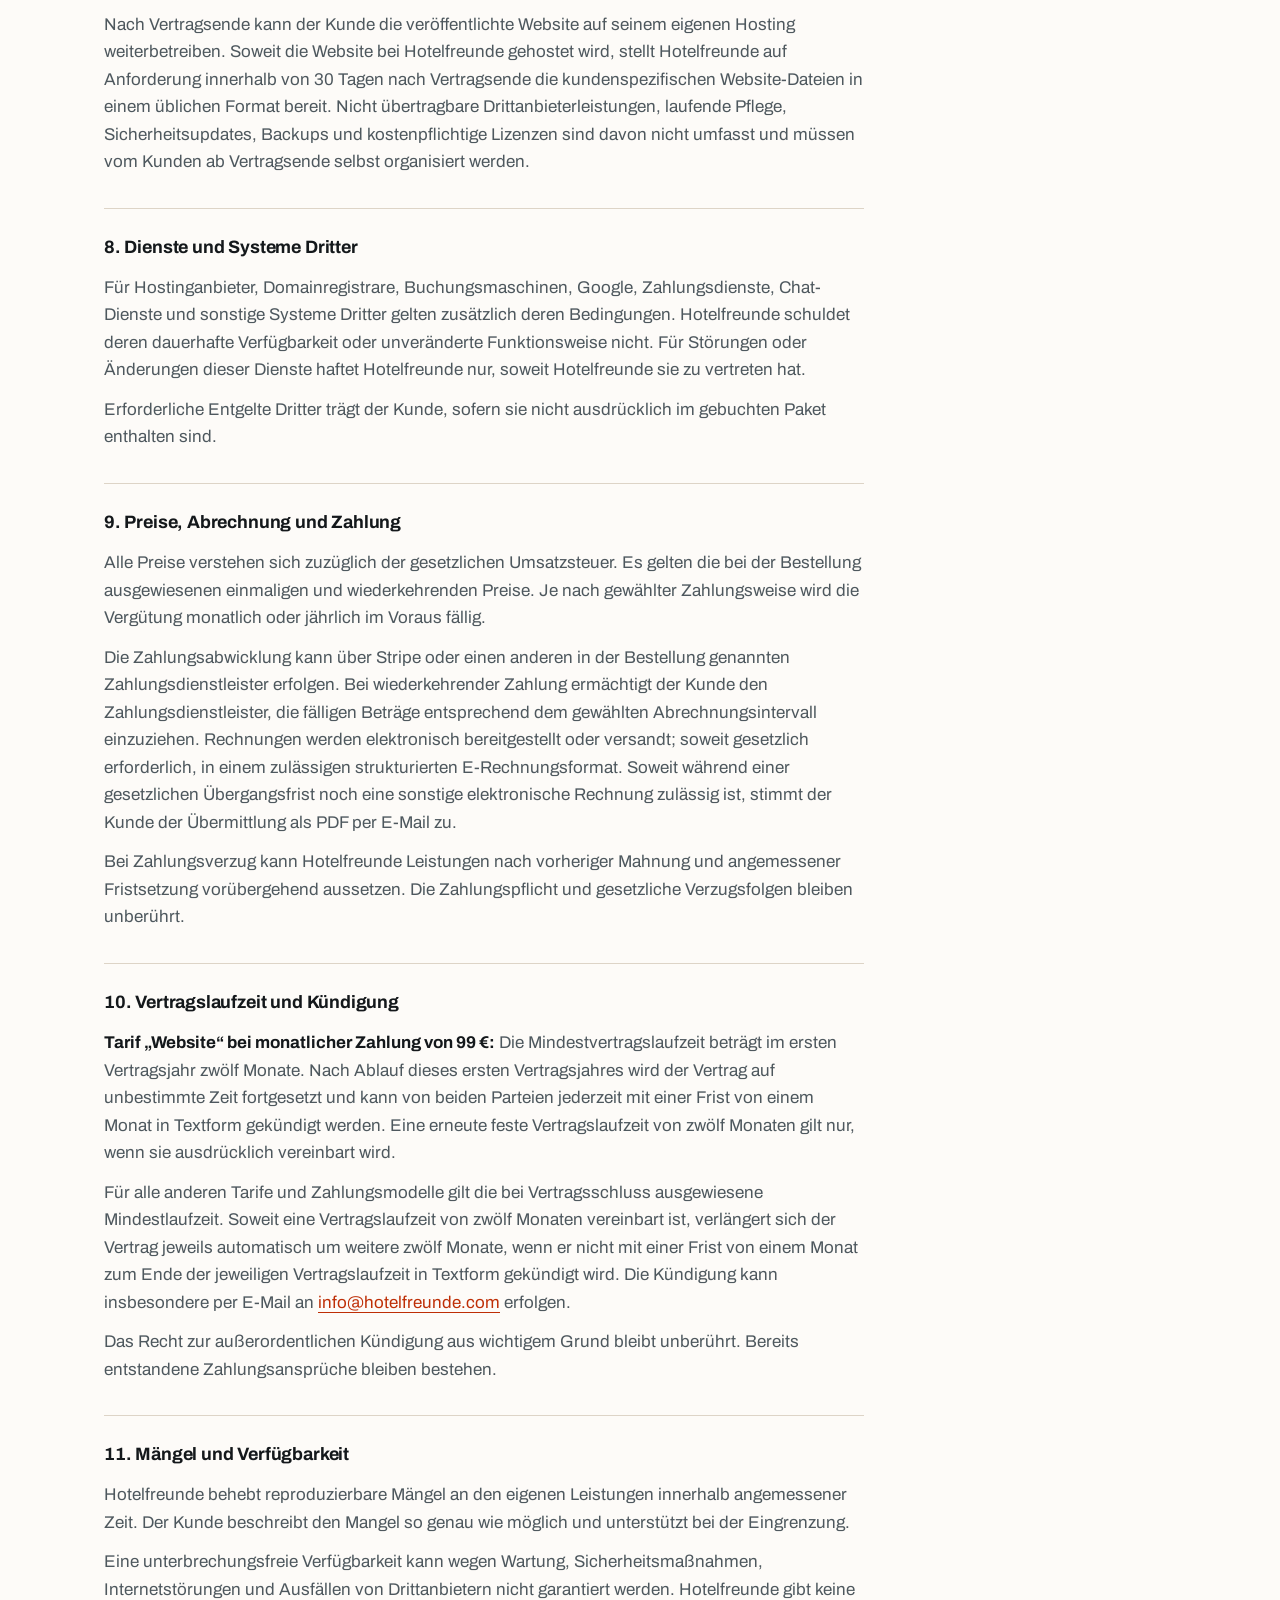
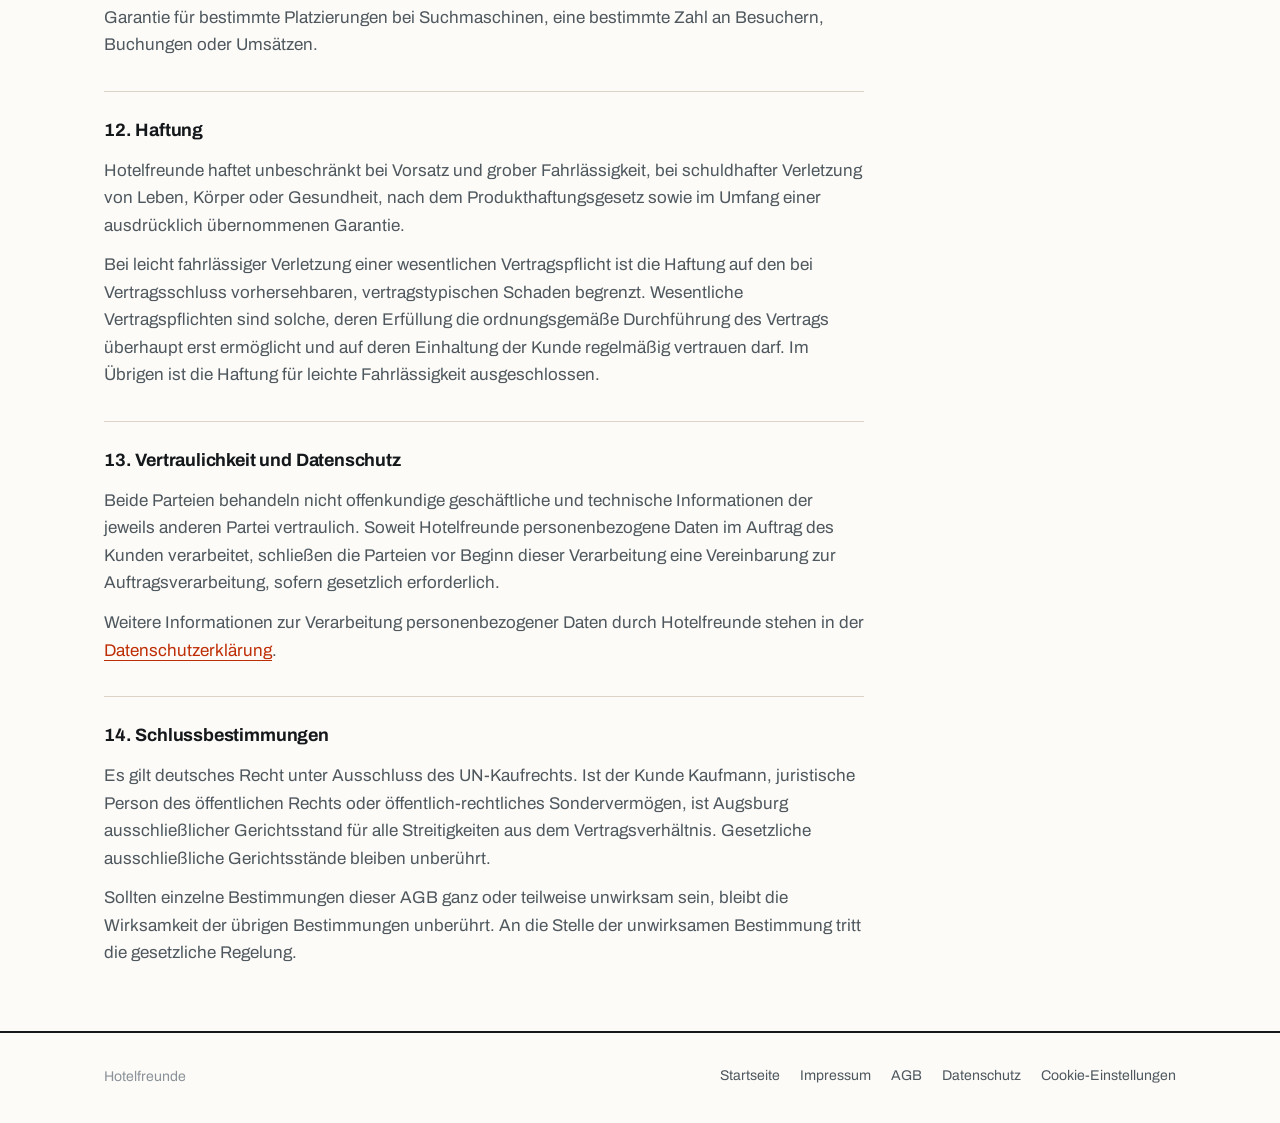
<file: agb.html>
<!doctype html>
<html lang="de">
<head>
<meta charset="utf-8">
<meta name="viewport" content="width=device-width, initial-scale=1">
<meta name="description" content="Allgemeine Geschäftsbedingungen von Hotelfreunde für Hotelwebsites und laufende Betreuung.">
<meta name="robots" content="noindex, follow">
<link rel="canonical" href="https://www.hotelfreunde.com/agb">
<meta name="theme-color" content="#FDFBF8">
<title>Allgemeine Geschäftsbedingungen · Hotelfreunde</title>
</head>
<body>
<style>
@font-face{
  font-family:'Archivo';font-style:normal;font-weight:400 700;font-stretch:100%;font-display:swap;
  src:url('fonts/archivo-latin-ext.woff2') format('woff2');
  unicode-range:U+0100-02BA, U+02BD-02C5, U+02C7-02CC, U+02CE-02D7, U+02DD-02FF, U+0304, U+0308, U+0329, U+1D00-1DBF, U+1E00-1E9F, U+1EF2-1EFF, U+2020, U+20A0-20AB, U+20AD-20C0, U+2113, U+2C60-2C7F, U+A720-A7FF;
}
@font-face{
  font-family:'Archivo';font-style:normal;font-weight:400 700;font-stretch:100%;font-display:swap;
  src:url('fonts/archivo-latin.woff2') format('woff2');
  unicode-range:U+0000-00FF, U+0131, U+0152-0153, U+02BB-02BC, U+02C6, U+02DA, U+02DC, U+0304, U+0308, U+0329, U+2000-206F, U+20AC, U+2122, U+2191, U+2193, U+2212, U+2215, U+FEFF, U+FFFD;
}
@font-face{
  font-family:'Fraunces';font-style:normal;font-weight:400 800;font-display:swap;
  src:url('fonts/fraunces-latin-ext.woff2') format('woff2');
  unicode-range:U+0102-0103, U+0110-0111, U+0128-0129, U+0168-0169, U+01A0-01A1, U+01AF-01B0, U+0300-0301, U+0303-0304, U+0308-0309, U+0323, U+0329, U+1EA0-1EF9, U+20AB;
}
@font-face{
  font-family:'Fraunces';font-style:normal;font-weight:400 800;font-display:swap;
  src:url('fonts/fraunces-latin.woff2') format('woff2');
  unicode-range:U+0000-00FF, U+0131, U+0152-0153, U+02BB-02BC, U+02C6, U+02DA, U+02DC, U+0304, U+0308, U+0329, U+2000-206F, U+20AC, U+2122, U+2191, U+2193, U+2212, U+2215, U+FEFF, U+FFFD;
}

:root{
  --paper:#FDFBF8;--paper-2:#F5EFE6;--ink:#14181B;--ink-2:#4E585E;--muted:#8A9298;
  --linie:#DDD4C7;--kante:#14181B;--flame:#EE3D0E;--flame-deep:#BE2E06;
  --s2:8px;--s3:12px;--s4:16px;--s5:24px;--s6:32px;--s7:48px;--s8:64px;
  --r:3px;--shell:1120px;
}
*{box-sizing:border-box}
html{background:var(--paper)}
body{margin:0;background:var(--paper);color:var(--ink);font-family:"Archivo","Helvetica Neue",Arial,sans-serif;font-size:17px;line-height:1.62;-webkit-font-smoothing:antialiased}
a{color:inherit}.shell{max-width:var(--shell);margin:0 auto;padding:0 24px}
.topbar{position:sticky;top:0;z-index:40;background:rgba(253,251,248,.9);backdrop-filter:saturate(150%) blur(12px);border-bottom:1px solid var(--linie)}
.topbar .in{max-width:var(--shell);margin:0 auto;padding:13px 24px;display:flex;align-items:center;justify-content:space-between;gap:20px}
.brand{display:inline-flex;align-items:center;text-decoration:none}
.brand .wort{font-family:"Fraunces",Georgia,serif;font-weight:750;font-size:1.34rem;line-height:1;letter-spacing:-.045em;font-variation-settings:"SOFT" 55,"WONK" 0;white-space:nowrap}
.brand .wort .w1{color:#10181C}.brand .wort .w2{color:#F44316}.brand .brand-dot{color:#FFD04A}
.zurueck{display:inline-flex;align-items:center;gap:8px;font-size:.9rem;font-weight:600;text-decoration:none;border:1px solid var(--kante);border-radius:var(--r);padding:9px 17px;transition:background .18s ease,color .18s ease}
.zurueck:hover{background:var(--kante);color:var(--paper)}
main{padding:var(--s8) 0 var(--s8)}
.kopf{border-top:2px solid var(--kante);padding-top:var(--s5);margin-bottom:var(--s7)}
.eyebrow{display:inline-block;font-size:.72rem;font-weight:700;letter-spacing:.2em;text-transform:uppercase;color:var(--ink);margin:0 0 var(--s3)}
h1{font-family:"Fraunces",Georgia,serif;font-weight:700;font-size:clamp(2rem,4vw,2.9rem);line-height:1.04;letter-spacing:-.032em;margin:0;font-variation-settings:"SOFT" 55,"WONK" 0}
.stand{margin-top:var(--s3);font-size:.88rem;color:var(--muted)}
.recht{max-width:76ch;display:flex;flex-direction:column;gap:var(--s6)}
.block{display:flex;flex-direction:column;gap:var(--s3);padding-top:var(--s5);border-top:1px solid var(--linie)}
.block:first-child{border-top:0;padding-top:0}
h2{font-family:"Archivo",Arial,sans-serif;font-size:1.12rem;font-weight:700;letter-spacing:-.01em;margin:0}
p{margin:0;color:var(--ink-2)}
.recht ul{margin:0;padding-left:1.2em;color:var(--ink-2);display:flex;flex-direction:column;gap:var(--s2)}
.recht li::marker{color:var(--flame)}
.recht strong{color:var(--ink)}
.recht a{color:var(--flame-deep);text-decoration:none;border-bottom:1px solid currentColor}
.hinweis{border-left:3px solid var(--flame);padding:var(--s3) 0 var(--s3) var(--s4);color:var(--ink)}
footer{margin-top:var(--s8);border-top:2px solid var(--kante);background:var(--paper)}
footer .in{max-width:var(--shell);margin:0 auto;padding:var(--s6) 24px;display:flex;flex-wrap:wrap;gap:var(--s4);justify-content:space-between;align-items:center}
footer p{font-size:.88rem;color:var(--muted)}
footer nav{display:flex;flex-wrap:wrap;gap:10px 20px}
footer nav a{font-size:.88rem;color:var(--ink-2);text-decoration:none;border-bottom:1px solid transparent;padding-bottom:2px}
footer nav a:hover{border-bottom-color:var(--flame)}
@media (max-width:620px){.brand .wort{font-size:1.08rem}.zurueck{padding:8px 12px;font-size:.82rem}main{padding-top:var(--s7)}}
@media (max-width:390px){.brand .wort{font-size:.96rem}}
</style>

<header class="topbar">
  <div class="in">
    <a class="brand" href="index.html"><span class="wort"><span class="w1">Hotel</span><span class="w2">freunde</span><span class="brand-dot">.</span></span></a>
    <a class="zurueck" href="index.html">← Zurück zur Startseite</a>
  </div>
</header>

<main class="shell">
  <div class="kopf">
    <p class="eyebrow">Rechtliches</p>
    <h1>Allgemeine Geschäftsbedingungen</h1>
    <p class="stand">Stand: 25. September 2026</p>
  </div>

  <div class="recht">
    <p class="hinweis"><strong>Wichtig:</strong> Diese Allgemeinen Geschäftsbedingungen gelten ausschließlich gegenüber Unternehmern, juristischen Personen des öffentlichen Rechts und öffentlich-rechtlichen Sondervermögen. Ein Vertragsschluss mit Verbrauchern ist nicht vorgesehen.</p>

    <section class="block">
      <h2>1. Anbieter und Geltungsbereich</h2>
      <p>Vertragspartner des Kunden ist Martin Thun, handelnd unter „Hotelfreunde“, Bahnhofstr. 2a, 86500 Kutzenhausen, E-Mail: <a href="mailto:info@hotelfreunde.com">info@hotelfreunde.com</a> (nachfolgend „Hotelfreunde“).</p>
      <p>Diese AGB gelten für die Erstellung, Bereitstellung, Pflege und laufende Betreuung von Hotelwebsites sowie für ergänzende Leistungen wie Gästechat, Suchmaschinenoptimierung und die Pflege von Google-Unternehmensprofilen. Abweichende Bedingungen des Kunden gelten nur, wenn Hotelfreunde ihnen ausdrücklich in Textform zugestimmt hat.</p>
    </section>

    <section class="block">
      <h2>2. Vertragsschluss</h2>
      <p>Die Darstellung der Pakete auf der Website ist eine Einladung zur Abgabe einer Bestellung. Der Kunde gibt durch Abschluss des Online-Bestell- und Zahlungsvorgangs ein verbindliches Angebot ab. Der Vertrag kommt durch eine Auftragsbestätigung von Hotelfreunde in Textform oder durch den Beginn der Leistungserbringung zustande, je nachdem, was zuerst eintritt. Nimmt Hotelfreunde die Bestellung nicht an, wird eine bereits veranlasste Zahlung unverzüglich erstattet.</p>
      <p>Der Kunde bestätigt mit der Bestellung, dass er als Unternehmer handelt. Maßgeblich für den Leistungsumfang sind die bei der Bestellung angezeigte Paketbeschreibung, der vereinbarte Preis und diese AGB. Individuelle Vereinbarungen haben Vorrang.</p>
    </section>

    <section class="block">
      <h2>3. Erstellung und Fertigstellung der Website</h2>
      <p>Hotelfreunde erstellt die Website auf Grundlage der vom Kunden bereitgestellten Inhalte, Bilder, Informationen, Zugänge und Freigaben. Soweit nichts anderes vereinbart ist, bedeutet „fertig in spätestens 7 Tagen“, dass eine vollständige erste Version zur Prüfung bereitsteht. Die Frist beginnt am ersten Werktag, nachdem alle für die Umsetzung erforderlichen Inhalte, Zugänge und Entscheidungen vollständig vorliegen und ein gegebenenfalls vereinbartes Startgespräch stattgefunden hat.</p>
      <p>Verzögerungen durch fehlende oder verspätete Mitwirkung des Kunden, Änderungswünsche während der Erstellung oder Störungen bei Drittanbietern verlängern die Frist angemessen. Samstage, Sonntage und gesetzliche Feiertage am Sitz von Hotelfreunde sind keine Werktage.</p>
      <p>Nach dem ersten Entwurf kann der Kunde innerhalb des vereinbarten Konzepts unbegrenzt Korrekturen anfordern. Hotelfreunde setzt klar beschriebene Korrekturen in der Regel innerhalb von zwei Werktagen um. Neue Seiten, ein neues Gestaltungskonzept, zusätzliche Funktionen, neue Integrationen oder eine grundlegende Änderung des zuvor freigegebenen Umfangs sind keine Korrekturen und können gesondert angeboten werden.</p>
    </section>

    <section class="block">
      <h2>4. Abnahme und Veröffentlichung</h2>
      <p>Der Kunde prüft die bereitgestellte Website zeitnah und teilt konkrete Mängel oder Korrekturwünsche mit. Sobald der Kunde die Veröffentlichung freigibt oder die Website produktiv nutzt, gilt die Leistung als abgenommen. Wegen unwesentlicher Mängel darf die Abnahme nicht verweigert werden.</p>
      <p>Fordert Hotelfreunde den Kunden nach Fertigstellung in Textform zur Abnahme auf und reagiert der Kunde trotz eines Hinweises auf die Folgen nicht innerhalb von zehn Werktagen mit mindestens einem konkreten wesentlichen Mangel, gilt die Website als abgenommen.</p>
    </section>

    <section class="block">
      <h2>5. Laufende Betreuung und Änderungsanfragen</h2>
      <p>Die laufende Betreuung umfasst die im gebuchten Paket beschriebenen Leistungen. Soweit Hosting, Sicherheitsmaßnahmen, Updates und Backups Bestandteil des Pakets sind, werden sie während der Vertragslaufzeit in einem dem Stand der Technik und dem vereinbarten Leistungsumfang entsprechenden Rahmen erbracht.</p>
      <p><strong>Kleine Änderungen:</strong> In jedem Paket sind bis zu vier Änderungsanfragen pro Kalendermonat enthalten. Eine Änderungsanfrage ist ein zusammenhängender Auftrag an bereits vorhandenen Seiten, zum Beispiel der Austausch eines Bildes, die Änderung von Preisen oder Öffnungszeiten oder die Anpassung eines bestehenden Textabschnitts. Nicht verbrauchte Anfragen werden nicht in Folgemonate übertragen.</p>
      <p>Nicht als kleine Änderung gelten insbesondere neue Seiten, neue Sprachen, neue Funktionen oder Schnittstellen, ein Redesign, umfangreiche Text- oder Bildarbeiten, rechtliche Prüfungen sowie Änderungen an Systemen Dritter. Solche Leistungen können nach vorheriger Abstimmung gesondert beauftragt werden.</p>
      <p><strong>Premium Support:</strong> Ist Premium Support Bestandteil des gebuchten Pakets, kann der Kunde in jedem Kalendermonat unbegrenzt Korrekturanfragen zur bestehenden Website stellen. Korrekturen berichtigen oder verfeinern bereits vorhandene Inhalte, Darstellungen und von Hotelfreunde umgesetzte Funktionen. Erweiterungen des Leistungsumfangs bleiben gesondert zu vergüten. Anfragen werden nacheinander und in angemessener Zeit nach Umfang und Dringlichkeit bearbeitet.</p>
    </section>

    <section class="block">
      <h2>6. Mitwirkung des Kunden</h2>
      <p>Der Kunde stellt alle erforderlichen Inhalte, Informationen, Freigaben und technischen Zugänge rechtzeitig bereit und benennt eine entscheidungsbefugte Ansprechperson. Er sichert zu, dass bereitgestellte Texte, Bilder, Marken, Daten und sonstige Materialien genutzt werden dürfen und keine Rechte Dritter verletzen.</p>
      <p>Zugänge zu Hosting, Domain, Buchungsmaschine und weiteren Diensten sollen nach Möglichkeit über eigene Benutzer, Einladungen oder zeitlich begrenzte Zugangsdaten erteilt werden. Der Kunde bleibt Inhaber seiner Konten und ist für die sichere Verwahrung seiner Hauptzugänge sowie die Aktivierung verfügbarer Mehrfaktor-Authentifizierung verantwortlich.</p>
      <p>Der Kunde prüft insbesondere Preise, Leistungsbeschreibungen, Pflichtangaben und von ihm gelieferte Inhalte vor der Veröffentlichung auf sachliche Richtigkeit. Rechtliche oder steuerliche Beratung ist nicht Bestandteil der Leistung, sofern sie nicht ausdrücklich vereinbart wurde.</p>
    </section>

    <section class="block">
      <h2>7. Domain, Hosting und Nutzungsrechte</h2>
      <p>Eine bereits vorhandene Domain sowie bestehende Hosting- und Drittanbieterkonten verbleiben beim Kunden. Hotelfreunde übernimmt sie nicht in eigenes Eigentum. Wird eine neue Domain oder ein neues Hostingkonto benötigt, soll die Registrierung grundsätzlich im Namen und auf Rechnung des Kunden erfolgen. Hotelfreunde kann bei Einrichtung und technischer Verwaltung unterstützen.</p>
      <p>Der Kunde behält alle Rechte an den von ihm bereitgestellten Inhalten. Hotelfreunde behält die Rechte an eigenen wiederverwendbaren Vorlagen, Komponenten, Methoden, Werkzeugen und allgemeinem Know-how. Nach vollständiger Zahlung erhält der Kunde an der für ihn erstellten, veröffentlichten Website ein zeitlich und räumlich unbeschränktes, nicht ausschließliches Recht, sie für den eigenen Hotelbetrieb weiter zu nutzen.</p>
      <p>Nach Vertragsende kann der Kunde die veröffentlichte Website auf seinem eigenen Hosting weiterbetreiben. Soweit die Website bei Hotelfreunde gehostet wird, stellt Hotelfreunde auf Anforderung innerhalb von 30 Tagen nach Vertragsende die kundenspezifischen Website-Dateien in einem üblichen Format bereit. Nicht übertragbare Drittanbieterleistungen, laufende Pflege, Sicherheitsupdates, Backups und kostenpflichtige Lizenzen sind davon nicht umfasst und müssen vom Kunden ab Vertragsende selbst organisiert werden.</p>
    </section>

    <section class="block">
      <h2>8. Dienste und Systeme Dritter</h2>
      <p>Für Hostinganbieter, Domainregistrare, Buchungsmaschinen, Google, Zahlungsdienste, Chat-Dienste und sonstige Systeme Dritter gelten zusätzlich deren Bedingungen. Hotelfreunde schuldet deren dauerhafte Verfügbarkeit oder unveränderte Funktionsweise nicht. Für Störungen oder Änderungen dieser Dienste haftet Hotelfreunde nur, soweit Hotelfreunde sie zu vertreten hat.</p>
      <p>Erforderliche Entgelte Dritter trägt der Kunde, sofern sie nicht ausdrücklich im gebuchten Paket enthalten sind.</p>
    </section>

    <section class="block">
      <h2>9. Preise, Abrechnung und Zahlung</h2>
      <p>Alle Preise verstehen sich zuzüglich der gesetzlichen Umsatzsteuer. Es gelten die bei der Bestellung ausgewiesenen einmaligen und wiederkehrenden Preise. Je nach gewählter Zahlungsweise wird die Vergütung monatlich oder jährlich im Voraus fällig.</p>
      <p>Die Zahlungsabwicklung kann über Stripe oder einen anderen in der Bestellung genannten Zahlungsdienstleister erfolgen. Bei wiederkehrender Zahlung ermächtigt der Kunde den Zahlungsdienstleister, die fälligen Beträge entsprechend dem gewählten Abrechnungsintervall einzuziehen. Rechnungen werden elektronisch bereitgestellt oder versandt; soweit gesetzlich erforderlich, in einem zulässigen strukturierten E-Rechnungsformat. Soweit während einer gesetzlichen Übergangsfrist noch eine sonstige elektronische Rechnung zulässig ist, stimmt der Kunde der Übermittlung als PDF per E-Mail zu.</p>
      <p>Bei Zahlungsverzug kann Hotelfreunde Leistungen nach vorheriger Mahnung und angemessener Fristsetzung vorübergehend aussetzen. Die Zahlungspflicht und gesetzliche Verzugsfolgen bleiben unberührt.</p>
    </section>

    <section class="block">
      <h2>10. Vertragslaufzeit und Kündigung</h2>
      <p><strong>Tarif „Website“ bei monatlicher Zahlung von 99 €:</strong> Die Mindestvertragslaufzeit beträgt im ersten Vertragsjahr zwölf Monate. Nach Ablauf dieses ersten Vertragsjahres wird der Vertrag auf unbestimmte Zeit fortgesetzt und kann von beiden Parteien jederzeit mit einer Frist von einem Monat in Textform gekündigt werden. Eine erneute feste Vertragslaufzeit von zwölf Monaten gilt nur, wenn sie ausdrücklich vereinbart wird.</p>
      <p>Für alle anderen Tarife und Zahlungsmodelle gilt die bei Vertragsschluss ausgewiesene Mindestlaufzeit. Soweit eine Vertragslaufzeit von zwölf Monaten vereinbart ist, verlängert sich der Vertrag jeweils automatisch um weitere zwölf Monate, wenn er nicht mit einer Frist von einem Monat zum Ende der jeweiligen Vertragslaufzeit in Textform gekündigt wird. Die Kündigung kann insbesondere per E-Mail an <a href="mailto:info@hotelfreunde.com">info@hotelfreunde.com</a> erfolgen.</p>
      <p>Das Recht zur außerordentlichen Kündigung aus wichtigem Grund bleibt unberührt. Bereits entstandene Zahlungsansprüche bleiben bestehen.</p>
    </section>

    <section class="block">
      <h2>11. Mängel und Verfügbarkeit</h2>
      <p>Hotelfreunde behebt reproduzierbare Mängel an den eigenen Leistungen innerhalb angemessener Zeit. Der Kunde beschreibt den Mangel so genau wie möglich und unterstützt bei der Eingrenzung.</p>
      <p>Eine unterbrechungsfreie Verfügbarkeit kann wegen Wartung, Sicherheitsmaßnahmen, Internetstörungen und Ausfällen von Drittanbietern nicht garantiert werden. Hotelfreunde gibt keine Garantie für bestimmte Platzierungen bei Suchmaschinen, eine bestimmte Zahl an Besuchern, Buchungen oder Umsätzen.</p>
    </section>

    <section class="block">
      <h2>12. Haftung</h2>
      <p>Hotelfreunde haftet unbeschränkt bei Vorsatz und grober Fahrlässigkeit, bei schuldhafter Verletzung von Leben, Körper oder Gesundheit, nach dem Produkthaftungsgesetz sowie im Umfang einer ausdrücklich übernommenen Garantie.</p>
      <p>Bei leicht fahrlässiger Verletzung einer wesentlichen Vertragspflicht ist die Haftung auf den bei Vertragsschluss vorhersehbaren, vertragstypischen Schaden begrenzt. Wesentliche Vertragspflichten sind solche, deren Erfüllung die ordnungsgemäße Durchführung des Vertrags überhaupt erst ermöglicht und auf deren Einhaltung der Kunde regelmäßig vertrauen darf. Im Übrigen ist die Haftung für leichte Fahrlässigkeit ausgeschlossen.</p>
    </section>

    <section class="block">
      <h2>13. Vertraulichkeit und Datenschutz</h2>
      <p>Beide Parteien behandeln nicht offenkundige geschäftliche und technische Informationen der jeweils anderen Partei vertraulich. Soweit Hotelfreunde personenbezogene Daten im Auftrag des Kunden verarbeitet, schließen die Parteien vor Beginn dieser Verarbeitung eine Vereinbarung zur Auftragsverarbeitung, sofern gesetzlich erforderlich.</p>
      <p>Weitere Informationen zur Verarbeitung personenbezogener Daten durch Hotelfreunde stehen in der <a href="datenschutz.html">Datenschutzerklärung</a>.</p>
    </section>

    <section class="block">
      <h2>14. Schlussbestimmungen</h2>
      <p>Es gilt deutsches Recht unter Ausschluss des UN-Kaufrechts. Ist der Kunde Kaufmann, juristische Person des öffentlichen Rechts oder öffentlich-rechtliches Sondervermögen, ist Augsburg ausschließlicher Gerichtsstand für alle Streitigkeiten aus dem Vertragsverhältnis. Gesetzliche ausschließliche Gerichtsstände bleiben unberührt.</p>
      <p>Sollten einzelne Bestimmungen dieser AGB ganz oder teilweise unwirksam sein, bleibt die Wirksamkeit der übrigen Bestimmungen unberührt. An die Stelle der unwirksamen Bestimmung tritt die gesetzliche Regelung.</p>
    </section>
  </div>
</main>

<footer>
  <div class="in">
    <p>Hotelfreunde</p>
    <nav aria-label="Rechtliches">
      <a href="index.html">Startseite</a>
      <a href="impressum.html">Impressum</a>
      <a href="/agb">AGB</a>
      <a href="datenschutz.html">Datenschutz</a>
      <a href="index.html#cookie">Cookie-Einstellungen</a>
    </nav>
  </div>
</footer>
</body>
</html>
</file>
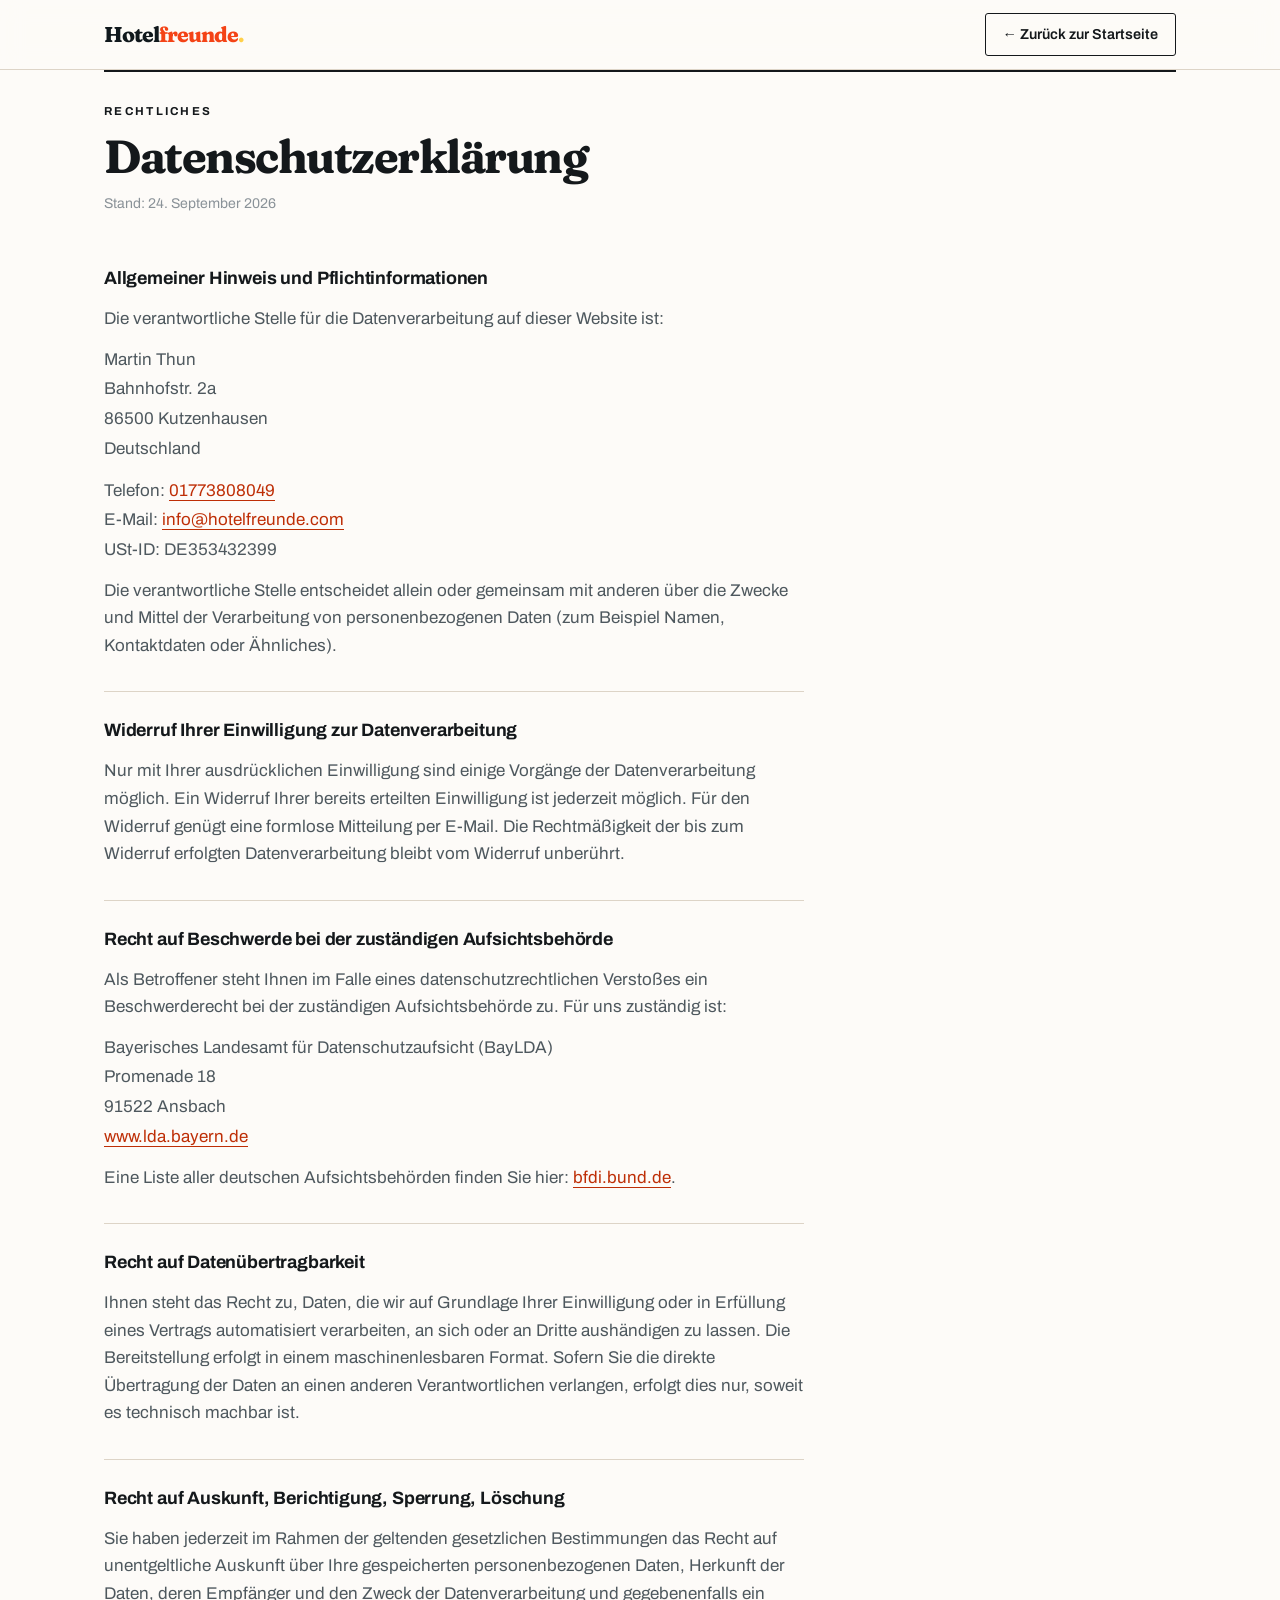
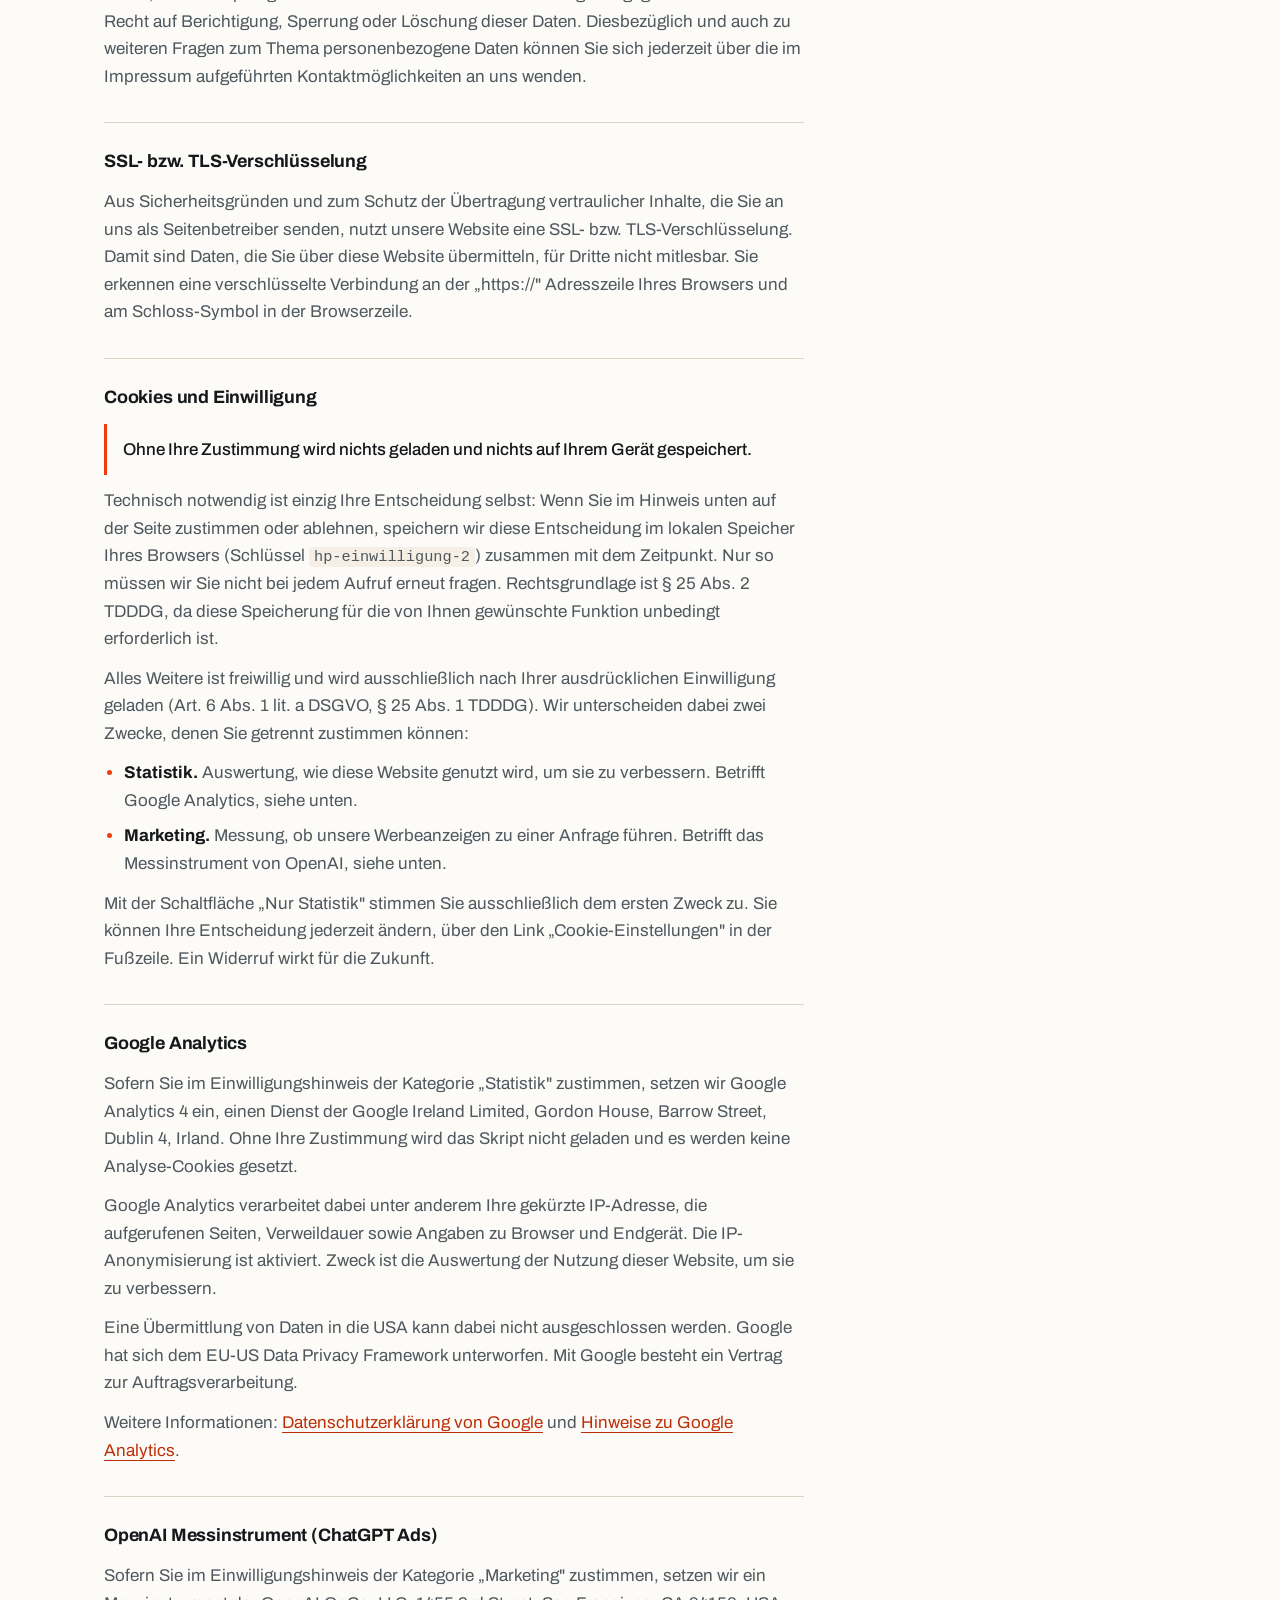
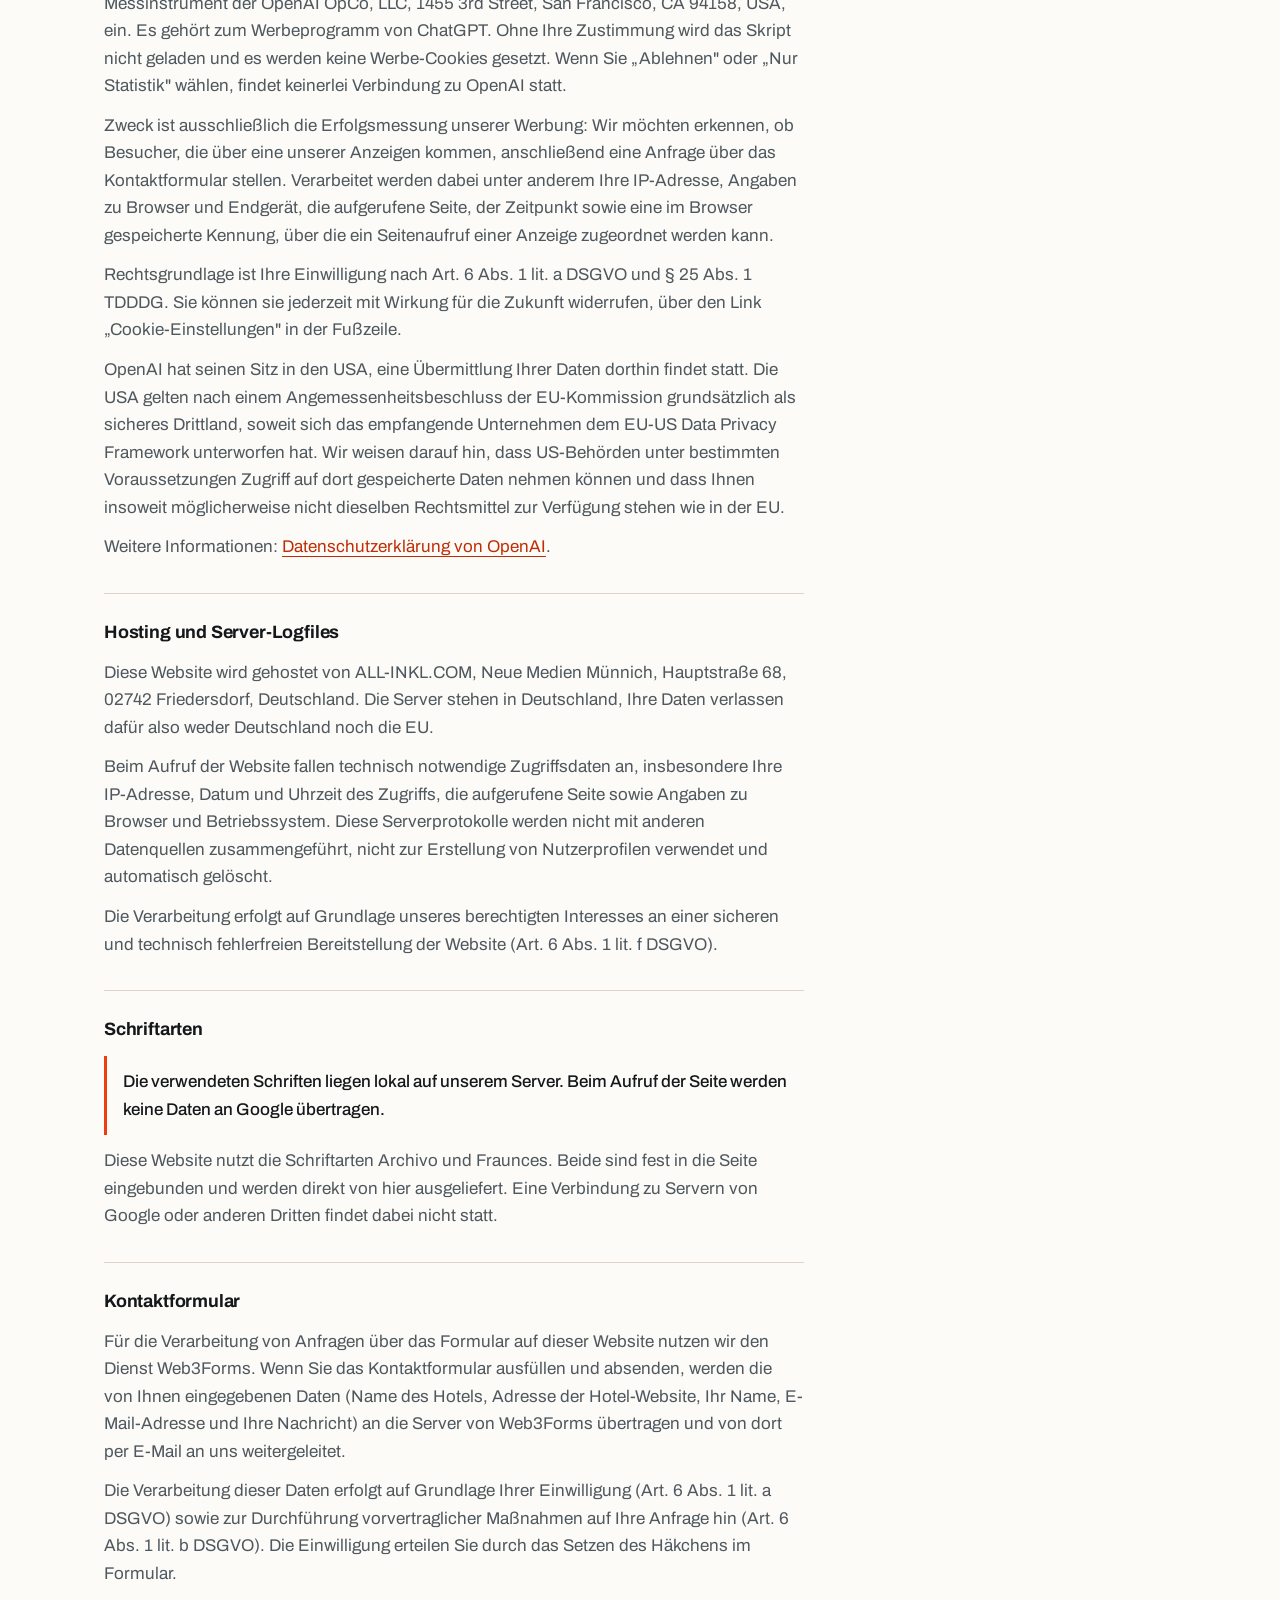
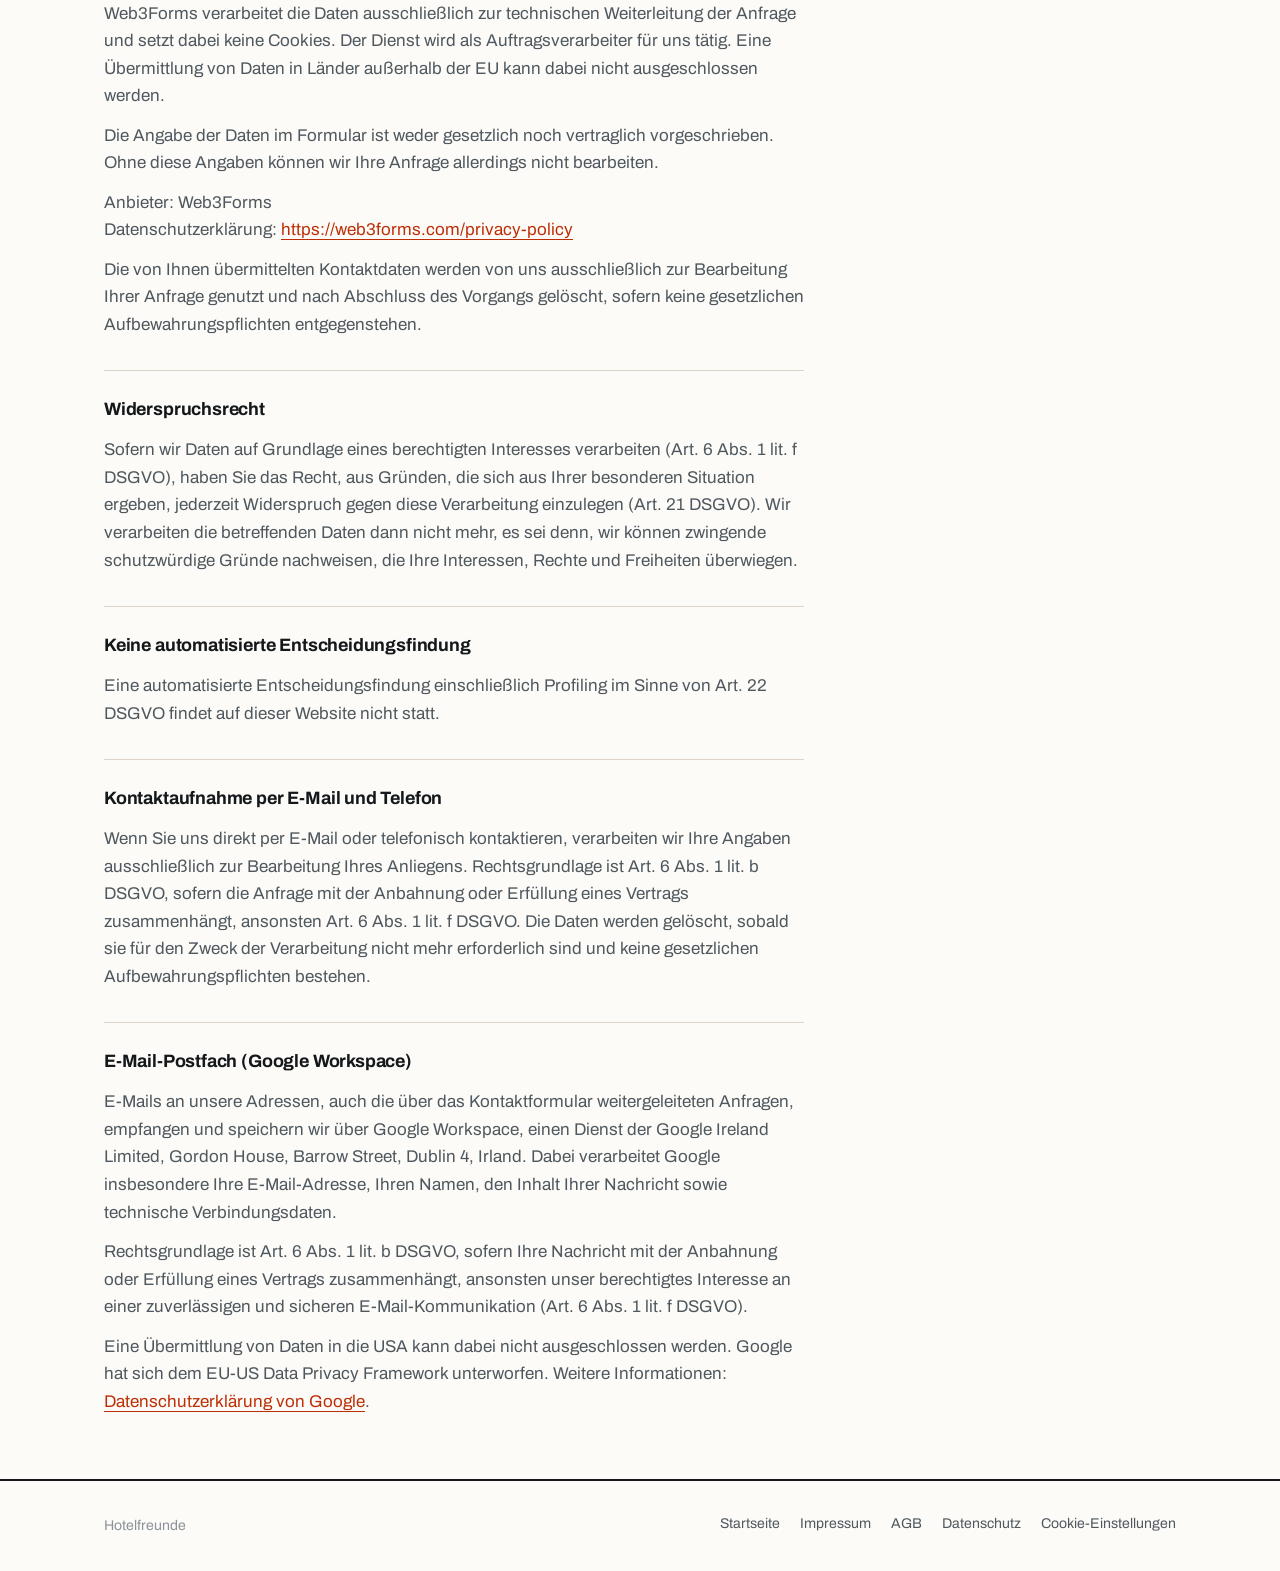
<file: datenschutz.html>
<!doctype html>
<html lang="de">
<head>
<meta charset="utf-8">
<meta name="viewport" content="width=device-width, initial-scale=1">
<meta name="description" content="Datenschutzerklärung von Hotelfreunde.">
<meta name="robots" content="noindex, follow">
<link rel="canonical" href="https://www.hotelfreunde.com/datenschutz.html">
<meta name="theme-color" content="#FDFBF8">
<title>Datenschutzerklärung · Hotelfreunde</title>
</head>
<body>
<style>
/* ============================================================
   Schriften liegen lokal im Ordner fonts/. Kein Aufruf an
   Google, damit beim Seitenaufruf keine IP-Adresse dorthin
   uebertragen wird (LG Muenchen I, 20.01.2022, 3 O 17493/20).
   Beides sind Variable Fonts, eine Datei deckt alle Gewichte ab.
   ============================================================ */

@font-face{
  font-family:'Archivo';
  font-style:normal;
  font-weight:400 700;
  font-stretch:100%;font-display:swap;
  src:url('fonts/archivo-latin-ext.woff2') format('woff2');
  unicode-range:U+0100-02BA, U+02BD-02C5, U+02C7-02CC, U+02CE-02D7, U+02DD-02FF, U+0304, U+0308, U+0329, U+1D00-1DBF, U+1E00-1E9F, U+1EF2-1EFF, U+2020, U+20A0-20AB, U+20AD-20C0, U+2113, U+2C60-2C7F, U+A720-A7FF;
}
@font-face{
  font-family:'Archivo';
  font-style:normal;
  font-weight:400 700;
  font-stretch:100%;font-display:swap;
  src:url('fonts/archivo-latin.woff2') format('woff2');
  unicode-range:U+0000-00FF, U+0131, U+0152-0153, U+02BB-02BC, U+02C6, U+02DA, U+02DC, U+0304, U+0308, U+0329, U+2000-206F, U+20AC, U+2122, U+2191, U+2193, U+2212, U+2215, U+FEFF, U+FFFD;
}
@font-face{
  font-family:'Fraunces';
  font-style:normal;
  font-weight:400 800;
  font-display:swap;
  src:url('fonts/fraunces-latin-ext.woff2') format('woff2');
  unicode-range:U+0102-0103, U+0110-0111, U+0128-0129, U+0168-0169, U+01A0-01A1, U+01AF-01B0, U+0300-0301, U+0303-0304, U+0308-0309, U+0323, U+0329, U+1EA0-1EF9, U+20AB;
}
@font-face{
  font-family:'Fraunces';
  font-style:normal;
  font-weight:400 800;
  font-display:swap;
  src:url('fonts/fraunces-latin.woff2') format('woff2');
  unicode-range:U+0000-00FF, U+0131, U+0152-0153, U+02BB-02BC, U+02C6, U+02DA, U+02DC, U+0304, U+0308, U+0329, U+2000-206F, U+20AC, U+2122, U+2191, U+2193, U+2212, U+2215, U+FEFF, U+FFFD;
}

:root{
  --paper:#FDFBF8; --paper-2:#F5EFE6; --surface:#FFFFFF;
  --ink:#14181B; --ink-2:#4E585E; --muted:#8A9298;
  --linie:#DDD4C7; --kante:#14181B;
  --flame:#EE3D0E; --flame-deep:#BE2E06;
  --s2:8px; --s3:12px; --s4:16px; --s5:24px; --s6:32px; --s7:48px; --s8:64px;
  --r:3px; --shell:1120px;
}
*{box-sizing:border-box}
html{background:var(--paper)}
body{
  margin:0;background:var(--paper);color:var(--ink);
  font-family:"Archivo","Helvetica Neue",Arial,sans-serif;
  font-size:17px;line-height:1.62;-webkit-font-smoothing:antialiased;
}
a{color:inherit}
.shell{max-width:var(--shell);margin:0 auto;padding:0 24px}

.topbar{position:sticky;top:0;z-index:40;background:rgba(253,251,248,.9);backdrop-filter:saturate(150%) blur(12px);border-bottom:1px solid var(--linie)}
.topbar .in{max-width:var(--shell);margin:0 auto;padding:13px 24px;display:flex;align-items:center;justify-content:space-between;gap:20px}
/* Wortmarke: reine Typo wie im aktuellen Hero-Topbar auf index.html,
   kein Icon mehr. Farben dort bewusst fest verdrahtet statt ueber
   --kante/--flame dieser Seite, weil die Palette hier (noch) die
   aeltere ist, die Wortmarke aber ueberall exakt gleich aussehen
   muss. */
.brand{display:inline-flex;align-items:center;text-decoration:none}
.brand .wort{
  font-family:"Fraunces",Georgia,serif;font-weight:750;
  font-size:1.34rem;line-height:1;letter-spacing:-.045em;
  font-variation-settings:"SOFT" 55,"WONK" 0;white-space:nowrap;
}
.brand .wort .w1{color:#10181C}
.brand .wort .w2{color:#F44316}
.brand .brand-dot{color:#FFD04A}
@media (max-width:620px){
  .brand .wort{font-size:1.08rem}
}
@media (max-width:390px){
  .brand .wort{font-size:.96rem}
}
@media (max-width:620px){
}
.zurueck{display:inline-flex;align-items:center;gap:8px;font-size:.9rem;font-weight:600;text-decoration:none;border:1px solid var(--kante);border-radius:var(--r);padding:9px 17px;transition:background .18s ease,color .18s ease}
.zurueck:hover{background:var(--kante);color:var(--paper)}
@media (max-width:620px){  .zurueck{padding:8px 12px;font-size:.82rem} }

main{padding:var(--s8) 0}
.kopf{border-top:2px solid var(--kante);padding-top:var(--s5);margin-bottom:var(--s7)}
.eyebrow{display:inline-block;font-size:.72rem;font-weight:700;letter-spacing:.2em;text-transform:uppercase;color:var(--ink);margin-bottom:var(--s3)}
h1{
  font-family:"Fraunces",Georgia,serif;font-weight:700;
  font-size:clamp(2rem,4vw,2.9rem);line-height:1.04;letter-spacing:-.032em;margin:0;
  font-variation-settings:"SOFT" 55,"WONK" 0;
}
.recht{max-width:70ch;display:flex;flex-direction:column;gap:var(--s6)}
.block{display:flex;flex-direction:column;gap:var(--s3);padding-top:var(--s5);border-top:1px solid var(--linie)}
.block:first-child{border-top:0;padding-top:0}
h2{font-family:"Archivo",Arial,sans-serif;font-size:1.12rem;font-weight:700;letter-spacing:-.01em;margin:0}
h3{font-family:"Archivo",Arial,sans-serif;font-size:.98rem;font-weight:700;margin:var(--s2) 0 0}
p{margin:0;color:var(--ink-2)}
address{font-style:normal;color:var(--ink-2);line-height:1.75}
.recht a{color:var(--flame-deep);text-decoration:none;border-bottom:1px solid currentColor;word-break:break-word}
.stand{margin-top:var(--s3);font-size:.88rem;color:var(--muted)}
.recht code{font-family:ui-monospace,SFMono-Regular,Menlo,monospace;font-size:.9em;background:var(--paper-2);padding:1px 5px;border-radius:3px}
.merke{border-left:3px solid var(--flame);padding:var(--s3) 0 var(--s3) var(--s4);color:var(--ink);font-weight:500}
.recht ul{margin:0;padding-left:1.15em;color:var(--ink-2);display:flex;flex-direction:column;gap:var(--s2)}
.recht li::marker{color:var(--flame)}
.recht li b{color:var(--ink)}

footer{margin-top:var(--s8);border-top:2px solid var(--kante);background:var(--paper)}
footer .in{max-width:var(--shell);margin:0 auto;padding:var(--s6) 24px;display:flex;flex-wrap:wrap;gap:var(--s4);justify-content:space-between;align-items:center}
footer p{font-size:.88rem;color:var(--muted)}
footer nav{display:flex;flex-wrap:wrap;gap:10px 20px}
footer nav a{font-size:.88rem;color:var(--ink-2);text-decoration:none;border-bottom:1px solid transparent;padding-bottom:2px}
footer nav a:hover{border-bottom-color:var(--flame)}
</style>

<header class="topbar">
  <div class="in">
    <a class="brand" href="index.html"><span class="wort"><span class="w1">Hotel</span><span class="w2">freunde</span><span class="brand-dot">.</span></span></a>
    <a class="zurueck" href="index.html">← Zurück zur Startseite</a>
  </div>
</header>

<main class="shell">
  <div class="kopf">
    <p class="eyebrow">Rechtliches</p>
    <h1>Datenschutzerklärung</h1>
    <p class="stand">Stand: 24. September 2026</p>
  </div>

  <div class="recht">

    <section class="block">
      <h2>Allgemeiner Hinweis und Pflichtinformationen</h2>
      <p>Die verantwortliche Stelle für die Datenverarbeitung auf dieser Website ist:</p>
      <address>
        Martin Thun<br>
        Bahnhofstr. 2a<br>
        86500 Kutzenhausen<br>
        Deutschland
      </address>
      <address>
        Telefon: <a href="tel:+491773808049">01773808049</a><br>
        E-Mail: <a href="mailto:info@hotelfreunde.com">info@hotelfreunde.com</a><br>
        USt-ID: DE353432399
      </address>
      <p>Die verantwortliche Stelle entscheidet allein oder gemeinsam mit anderen über die Zwecke und Mittel der Verarbeitung von personenbezogenen Daten (zum Beispiel Namen, Kontaktdaten oder Ähnliches).</p>
    </section>

    <section class="block">
      <h2>Widerruf Ihrer Einwilligung zur Datenverarbeitung</h2>
      <p>Nur mit Ihrer ausdrücklichen Einwilligung sind einige Vorgänge der Datenverarbeitung möglich. Ein Widerruf Ihrer bereits erteilten Einwilligung ist jederzeit möglich. Für den Widerruf genügt eine formlose Mitteilung per E-Mail. Die Rechtmäßigkeit der bis zum Widerruf erfolgten Datenverarbeitung bleibt vom Widerruf unberührt.</p>
    </section>

    <section class="block">
      <h2>Recht auf Beschwerde bei der zuständigen Aufsichtsbehörde</h2>
      <p>Als Betroffener steht Ihnen im Falle eines datenschutzrechtlichen Verstoßes ein Beschwerderecht bei der zuständigen Aufsichtsbehörde zu. Für uns zuständig ist:</p>
      <address>
        Bayerisches Landesamt für Datenschutzaufsicht (BayLDA)<br>
        Promenade 18<br>
        91522 Ansbach<br>
        <a href="https://www.lda.bayern.de" target="_blank" rel="noopener noreferrer">www.lda.bayern.de</a>
      </address>
      <p>Eine Liste aller deutschen Aufsichtsbehörden finden Sie hier: <a href="https://www.bfdi.bund.de/DE/Service/Anschriften/anschriften_node.html" target="_blank" rel="noopener noreferrer">bfdi.bund.de</a>.</p>
    </section>

    <section class="block">
      <h2>Recht auf Datenübertragbarkeit</h2>
      <p>Ihnen steht das Recht zu, Daten, die wir auf Grundlage Ihrer Einwilligung oder in Erfüllung eines Vertrags automatisiert verarbeiten, an sich oder an Dritte aushändigen zu lassen. Die Bereitstellung erfolgt in einem maschinenlesbaren Format. Sofern Sie die direkte Übertragung der Daten an einen anderen Verantwortlichen verlangen, erfolgt dies nur, soweit es technisch machbar ist.</p>
    </section>

    <section class="block">
      <h2>Recht auf Auskunft, Berichtigung, Sperrung, Löschung</h2>
      <p>Sie haben jederzeit im Rahmen der geltenden gesetzlichen Bestimmungen das Recht auf unentgeltliche Auskunft über Ihre gespeicherten personenbezogenen Daten, Herkunft der Daten, deren Empfänger und den Zweck der Datenverarbeitung und gegebenenfalls ein Recht auf Berichtigung, Sperrung oder Löschung dieser Daten. Diesbezüglich und auch zu weiteren Fragen zum Thema personenbezogene Daten können Sie sich jederzeit über die im Impressum aufgeführten Kontaktmöglichkeiten an uns wenden.</p>
    </section>

    <section class="block">
      <h2>SSL- bzw. TLS-Verschlüsselung</h2>
      <p>Aus Sicherheitsgründen und zum Schutz der Übertragung vertraulicher Inhalte, die Sie an uns als Seitenbetreiber senden, nutzt unsere Website eine SSL- bzw. TLS-Verschlüsselung. Damit sind Daten, die Sie über diese Website übermitteln, für Dritte nicht mitlesbar. Sie erkennen eine verschlüsselte Verbindung an der „https://" Adresszeile Ihres Browsers und am Schloss-Symbol in der Browserzeile.</p>
    </section>

    <section class="block">
      <h2>Cookies und Einwilligung</h2>
      <p class="merke">Ohne Ihre Zustimmung wird nichts geladen und nichts auf Ihrem Gerät gespeichert.</p>
      <p>Technisch notwendig ist einzig Ihre Entscheidung selbst: Wenn Sie im Hinweis unten auf der Seite zustimmen oder ablehnen, speichern wir diese Entscheidung im lokalen Speicher Ihres Browsers (Schlüssel <code>hp-einwilligung-2</code>) zusammen mit dem Zeitpunkt. Nur so müssen wir Sie nicht bei jedem Aufruf erneut fragen. Rechtsgrundlage ist § 25 Abs. 2 TDDDG, da diese Speicherung für die von Ihnen gewünschte Funktion unbedingt erforderlich ist.</p>
      <p>Alles Weitere ist freiwillig und wird ausschließlich nach Ihrer ausdrücklichen Einwilligung geladen (Art. 6 Abs. 1 lit. a DSGVO, § 25 Abs. 1 TDDDG). Wir unterscheiden dabei zwei Zwecke, denen Sie getrennt zustimmen können:</p>
      <ul>
        <li><b>Statistik.</b> Auswertung, wie diese Website genutzt wird, um sie zu verbessern. Betrifft Google Analytics, siehe unten.</li>
        <li><b>Marketing.</b> Messung, ob unsere Werbeanzeigen zu einer Anfrage führen. Betrifft das Messinstrument von OpenAI, siehe unten.</li>
      </ul>
      <p>Mit der Schaltfläche „Nur Statistik" stimmen Sie ausschließlich dem ersten Zweck zu. Sie können Ihre Entscheidung jederzeit ändern, über den Link „Cookie-Einstellungen" in der Fußzeile. Ein Widerruf wirkt für die Zukunft.</p>

    </section>

    <section class="block">
      <h2>Google Analytics</h2>
      <p>Sofern Sie im Einwilligungshinweis der Kategorie „Statistik" zustimmen, setzen wir Google Analytics 4 ein, einen Dienst der Google Ireland Limited, Gordon House, Barrow Street, Dublin 4, Irland. Ohne Ihre Zustimmung wird das Skript nicht geladen und es werden keine Analyse-Cookies gesetzt.</p>
      <p>Google Analytics verarbeitet dabei unter anderem Ihre gekürzte IP-Adresse, die aufgerufenen Seiten, Verweildauer sowie Angaben zu Browser und Endgerät. Die IP-Anonymisierung ist aktiviert. Zweck ist die Auswertung der Nutzung dieser Website, um sie zu verbessern.</p>
      <p>Eine Übermittlung von Daten in die USA kann dabei nicht ausgeschlossen werden. Google hat sich dem EU-US Data Privacy Framework unterworfen. Mit Google besteht ein Vertrag zur Auftragsverarbeitung.</p>
      <p>Weitere Informationen: <a href="https://policies.google.com/privacy" target="_blank" rel="noopener noreferrer">Datenschutzerklärung von Google</a> und <a href="https://support.google.com/analytics/answer/6004245?hl=de" target="_blank" rel="noopener noreferrer">Hinweise zu Google Analytics</a>.</p>
    </section>

    <section class="block">
      <h2>OpenAI Messinstrument (ChatGPT Ads)</h2>
      <p>Sofern Sie im Einwilligungshinweis der Kategorie „Marketing" zustimmen, setzen wir ein Messinstrument der OpenAI OpCo, LLC, 1455 3rd Street, San Francisco, CA 94158, USA, ein. Es gehört zum Werbeprogramm von ChatGPT. Ohne Ihre Zustimmung wird das Skript nicht geladen und es werden keine Werbe-Cookies gesetzt. Wenn Sie „Ablehnen" oder „Nur Statistik" wählen, findet keinerlei Verbindung zu OpenAI statt.</p>
      <p>Zweck ist ausschließlich die Erfolgsmessung unserer Werbung: Wir möchten erkennen, ob Besucher, die über eine unserer Anzeigen kommen, anschließend eine Anfrage über das Kontaktformular stellen. Verarbeitet werden dabei unter anderem Ihre IP-Adresse, Angaben zu Browser und Endgerät, die aufgerufene Seite, der Zeitpunkt sowie eine im Browser gespeicherte Kennung, über die ein Seitenaufruf einer Anzeige zugeordnet werden kann.</p>
      <p>Rechtsgrundlage ist Ihre Einwilligung nach Art. 6 Abs. 1 lit. a DSGVO und § 25 Abs. 1 TDDDG. Sie können sie jederzeit mit Wirkung für die Zukunft widerrufen, über den Link „Cookie-Einstellungen" in der Fußzeile.</p>
      <p>OpenAI hat seinen Sitz in den USA, eine Übermittlung Ihrer Daten dorthin findet statt. Die USA gelten nach einem Angemessenheitsbeschluss der EU-Kommission grundsätzlich als sicheres Drittland, soweit sich das empfangende Unternehmen dem EU-US Data Privacy Framework unterworfen hat. Wir weisen darauf hin, dass US-Behörden unter bestimmten Voraussetzungen Zugriff auf dort gespeicherte Daten nehmen können und dass Ihnen insoweit möglicherweise nicht dieselben Rechtsmittel zur Verfügung stehen wie in der EU.</p>
      <p>Weitere Informationen: <a href="https://openai.com/policies/row-privacy-policy/" target="_blank" rel="noopener noreferrer">Datenschutzerklärung von OpenAI</a>.</p>
    </section>

    <section class="block">
      <h2>Hosting und Server-Logfiles</h2>
      <p>Diese Website wird gehostet von ALL-INKL.COM, Neue Medien Münnich, Hauptstraße 68, 02742 Friedersdorf, Deutschland. Die Server stehen in Deutschland, Ihre Daten verlassen dafür also weder Deutschland noch die EU.</p>
      <p>Beim Aufruf der Website fallen technisch notwendige Zugriffsdaten an, insbesondere Ihre IP-Adresse, Datum und Uhrzeit des Zugriffs, die aufgerufene Seite sowie Angaben zu Browser und Betriebssystem. Diese Serverprotokolle werden nicht mit anderen Datenquellen zusammengeführt, nicht zur Erstellung von Nutzerprofilen verwendet und automatisch gelöscht.</p>
      <!-- TODO: Sobald der Auftragsverarbeitungsvertrag mit All-Inkl im KAS abgeschlossen ist,
           hier ergaenzen: "Mit dem Anbieter besteht ein Vertrag zur Auftragsverarbeitung nach Art. 28 DSGVO." -->
      <p>Die Verarbeitung erfolgt auf Grundlage unseres berechtigten Interesses an einer sicheren und technisch fehlerfreien Bereitstellung der Website (Art. 6 Abs. 1 lit. f DSGVO).</p>
    </section>

    <section class="block">
      <h2>Schriftarten</h2>
      <p class="merke">Die verwendeten Schriften liegen lokal auf unserem Server. Beim Aufruf der Seite werden keine Daten an Google übertragen.</p>
      <p>Diese Website nutzt die Schriftarten Archivo und Fraunces. Beide sind fest in die Seite eingebunden und werden direkt von hier ausgeliefert. Eine Verbindung zu Servern von Google oder anderen Dritten findet dabei nicht statt.</p>
    </section>

    <section class="block">
      <h2>Kontaktformular</h2>
      <p>Für die Verarbeitung von Anfragen über das Formular auf dieser Website nutzen wir den Dienst Web3Forms. Wenn Sie das Kontaktformular ausfüllen und absenden, werden die von Ihnen eingegebenen Daten (Name des Hotels, Adresse der Hotel-Website, Ihr Name, E-Mail-Adresse und Ihre Nachricht) an die Server von Web3Forms übertragen und von dort per E-Mail an uns weitergeleitet.</p>
      <p>Die Verarbeitung dieser Daten erfolgt auf Grundlage Ihrer Einwilligung (Art. 6 Abs. 1 lit. a DSGVO) sowie zur Durchführung vorvertraglicher Maßnahmen auf Ihre Anfrage hin (Art. 6 Abs. 1 lit. b DSGVO). Die Einwilligung erteilen Sie durch das Setzen des Häkchens im Formular.</p>
      <p>Web3Forms verarbeitet die Daten ausschließlich zur technischen Weiterleitung der Anfrage und setzt dabei keine Cookies. Der Dienst wird als Auftragsverarbeiter für uns tätig. Eine Übermittlung von Daten in Länder außerhalb der EU kann dabei nicht ausgeschlossen werden.</p>
      <p>Die Angabe der Daten im Formular ist weder gesetzlich noch vertraglich vorgeschrieben. Ohne diese Angaben können wir Ihre Anfrage allerdings nicht bearbeiten.</p>
      <p>
        Anbieter: Web3Forms<br>
        Datenschutzerklärung: <a href="https://web3forms.com/privacy-policy" target="_blank" rel="noopener noreferrer">https://web3forms.com/privacy-policy</a>
      </p>
      <p>Die von Ihnen übermittelten Kontaktdaten werden von uns ausschließlich zur Bearbeitung Ihrer Anfrage genutzt und nach Abschluss des Vorgangs gelöscht, sofern keine gesetzlichen Aufbewahrungspflichten entgegenstehen.</p>
    </section>

    <section class="block">
      <h2>Widerspruchsrecht</h2>
      <p>Sofern wir Daten auf Grundlage eines berechtigten Interesses verarbeiten (Art. 6 Abs. 1 lit. f DSGVO), haben Sie das Recht, aus Gründen, die sich aus Ihrer besonderen Situation ergeben, jederzeit Widerspruch gegen diese Verarbeitung einzulegen (Art. 21 DSGVO). Wir verarbeiten die betreffenden Daten dann nicht mehr, es sei denn, wir können zwingende schutzwürdige Gründe nachweisen, die Ihre Interessen, Rechte und Freiheiten überwiegen.</p>
    </section>

    <section class="block">
      <h2>Keine automatisierte Entscheidungsfindung</h2>
      <p>Eine automatisierte Entscheidungsfindung einschließlich Profiling im Sinne von Art. 22 DSGVO findet auf dieser Website nicht statt.</p>
    </section>

    <section class="block">
      <h2>Kontaktaufnahme per E-Mail und Telefon</h2>
      <p>Wenn Sie uns direkt per E-Mail oder telefonisch kontaktieren, verarbeiten wir Ihre Angaben ausschließlich zur Bearbeitung Ihres Anliegens. Rechtsgrundlage ist Art. 6 Abs. 1 lit. b DSGVO, sofern die Anfrage mit der Anbahnung oder Erfüllung eines Vertrags zusammenhängt, ansonsten Art. 6 Abs. 1 lit. f DSGVO. Die Daten werden gelöscht, sobald sie für den Zweck der Verarbeitung nicht mehr erforderlich sind und keine gesetzlichen Aufbewahrungspflichten bestehen.</p>
    </section>

    <section class="block">
      <h2>E-Mail-Postfach (Google Workspace)</h2>
      <p>E-Mails an unsere Adressen, auch die über das Kontaktformular weitergeleiteten Anfragen, empfangen und speichern wir über Google Workspace, einen Dienst der Google Ireland Limited, Gordon House, Barrow Street, Dublin 4, Irland. Dabei verarbeitet Google insbesondere Ihre E-Mail-Adresse, Ihren Namen, den Inhalt Ihrer Nachricht sowie technische Verbindungsdaten.</p>
      <p>Rechtsgrundlage ist Art. 6 Abs. 1 lit. b DSGVO, sofern Ihre Nachricht mit der Anbahnung oder Erfüllung eines Vertrags zusammenhängt, ansonsten unser berechtigtes Interesse an einer zuverlässigen und sicheren E-Mail-Kommunikation (Art. 6 Abs. 1 lit. f DSGVO).</p>
      <!-- TODO Martin: Im Google-Workspace-Admin (Konto > Rechtliches und Compliance)
           prüfen, ob der Zusatz zur Datenverarbeitung (Cloud Data Processing
           Addendum) akzeptiert ist. Dann hier ergänzen: "Mit Google besteht ein
           Vertrag zur Auftragsverarbeitung nach Art. 28 DSGVO." -->
      <p>Eine Übermittlung von Daten in die USA kann dabei nicht ausgeschlossen werden. Google hat sich dem EU-US Data Privacy Framework unterworfen. Weitere Informationen: <a href="https://policies.google.com/privacy" target="_blank" rel="noopener noreferrer">Datenschutzerklärung von Google</a>.</p>
    </section>

  </div>
</main>

<footer>
  <div class="in">
    <p>Hotelfreunde</p>
    <nav aria-label="Rechtliches">
      <a href="index.html">Startseite</a>
      <a href="impressum.html">Impressum</a>
      <a href="/agb">AGB</a>
      <a href="datenschutz.html">Datenschutz</a>
      <a href="index.html#cookie">Cookie-Einstellungen</a>
    </nav>
  </div>
</footer>
</body>
</html>
</file>
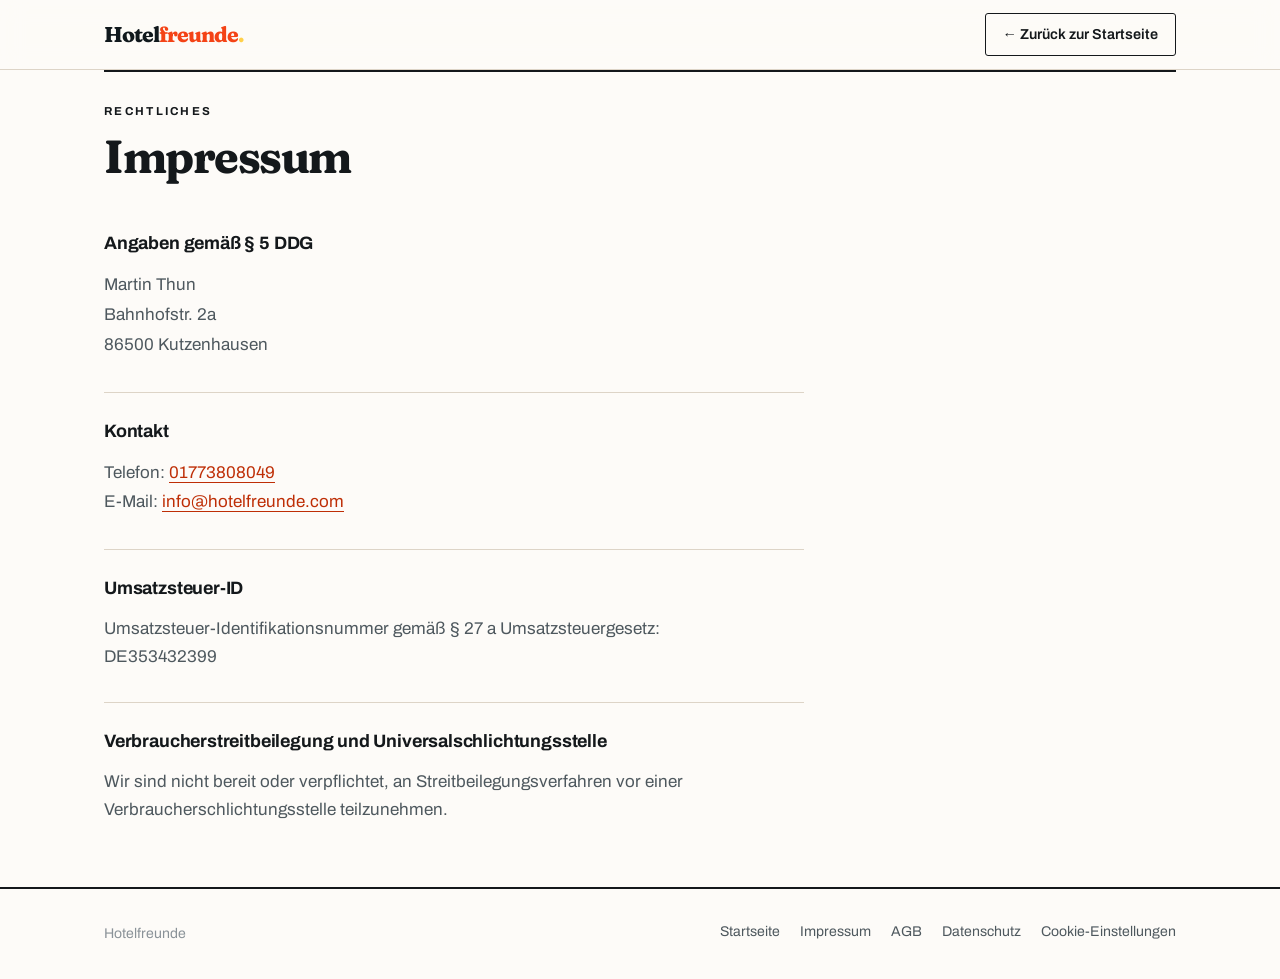
<file: impressum.html>
<!doctype html>
<html lang="de">
<head>
<meta charset="utf-8">
<meta name="viewport" content="width=device-width, initial-scale=1">
<meta name="description" content="Impressum von Hotelfreunde.">
<meta name="robots" content="noindex, follow">
<link rel="canonical" href="https://www.hotelfreunde.com/impressum.html">
<meta name="theme-color" content="#FDFBF8">
<title>Impressum · Hotelfreunde</title>
</head>
<body>
<style>
/* ============================================================
   Schriften liegen lokal im Ordner fonts/. Kein Aufruf an
   Google, damit beim Seitenaufruf keine IP-Adresse dorthin
   uebertragen wird (LG Muenchen I, 20.01.2022, 3 O 17493/20).
   Beides sind Variable Fonts, eine Datei deckt alle Gewichte ab.
   ============================================================ */

@font-face{
  font-family:'Archivo';
  font-style:normal;
  font-weight:400 700;
  font-stretch:100%;font-display:swap;
  src:url('fonts/archivo-latin-ext.woff2') format('woff2');
  unicode-range:U+0100-02BA, U+02BD-02C5, U+02C7-02CC, U+02CE-02D7, U+02DD-02FF, U+0304, U+0308, U+0329, U+1D00-1DBF, U+1E00-1E9F, U+1EF2-1EFF, U+2020, U+20A0-20AB, U+20AD-20C0, U+2113, U+2C60-2C7F, U+A720-A7FF;
}
@font-face{
  font-family:'Archivo';
  font-style:normal;
  font-weight:400 700;
  font-stretch:100%;font-display:swap;
  src:url('fonts/archivo-latin.woff2') format('woff2');
  unicode-range:U+0000-00FF, U+0131, U+0152-0153, U+02BB-02BC, U+02C6, U+02DA, U+02DC, U+0304, U+0308, U+0329, U+2000-206F, U+20AC, U+2122, U+2191, U+2193, U+2212, U+2215, U+FEFF, U+FFFD;
}
@font-face{
  font-family:'Fraunces';
  font-style:normal;
  font-weight:400 800;
  font-display:swap;
  src:url('fonts/fraunces-latin-ext.woff2') format('woff2');
  unicode-range:U+0102-0103, U+0110-0111, U+0128-0129, U+0168-0169, U+01A0-01A1, U+01AF-01B0, U+0300-0301, U+0303-0304, U+0308-0309, U+0323, U+0329, U+1EA0-1EF9, U+20AB;
}
@font-face{
  font-family:'Fraunces';
  font-style:normal;
  font-weight:400 800;
  font-display:swap;
  src:url('fonts/fraunces-latin.woff2') format('woff2');
  unicode-range:U+0000-00FF, U+0131, U+0152-0153, U+02BB-02BC, U+02C6, U+02DA, U+02DC, U+0304, U+0308, U+0329, U+2000-206F, U+20AC, U+2122, U+2191, U+2193, U+2212, U+2215, U+FEFF, U+FFFD;
}

:root{
  --paper:#FDFBF8; --paper-2:#F5EFE6; --surface:#FFFFFF;
  --ink:#14181B; --ink-2:#4E585E; --muted:#8A9298;
  --linie:#DDD4C7; --kante:#14181B;
  --flame:#EE3D0E; --flame-deep:#BE2E06;
  --s2:8px; --s3:12px; --s4:16px; --s5:24px; --s6:32px; --s7:48px; --s8:64px;
  --r:3px; --shell:1120px;
}
*{box-sizing:border-box}
html{background:var(--paper)}
body{
  margin:0;background:var(--paper);color:var(--ink);
  font-family:"Archivo","Helvetica Neue",Arial,sans-serif;
  font-size:17px;line-height:1.62;-webkit-font-smoothing:antialiased;
}
a{color:inherit}
.shell{max-width:var(--shell);margin:0 auto;padding:0 24px}

.topbar{position:sticky;top:0;z-index:40;background:rgba(253,251,248,.9);backdrop-filter:saturate(150%) blur(12px);border-bottom:1px solid var(--linie)}
.topbar .in{max-width:var(--shell);margin:0 auto;padding:13px 24px;display:flex;align-items:center;justify-content:space-between;gap:20px}
/* Wortmarke: reine Typo wie im aktuellen Hero-Topbar auf index.html,
   kein Icon mehr. Farben dort bewusst fest verdrahtet statt ueber
   --kante/--flame dieser Seite, weil die Palette hier (noch) die
   aeltere ist, die Wortmarke aber ueberall exakt gleich aussehen
   muss. */
.brand{display:inline-flex;align-items:center;text-decoration:none}
.brand .wort{
  font-family:"Fraunces",Georgia,serif;font-weight:750;
  font-size:1.34rem;line-height:1;letter-spacing:-.045em;
  font-variation-settings:"SOFT" 55,"WONK" 0;white-space:nowrap;
}
.brand .wort .w1{color:#10181C}
.brand .wort .w2{color:#F44316}
.brand .brand-dot{color:#FFD04A}
@media (max-width:620px){
  .brand .wort{font-size:1.08rem}
}
@media (max-width:390px){
  .brand .wort{font-size:.96rem}
}
@media (max-width:620px){
}
.zurueck{display:inline-flex;align-items:center;gap:8px;font-size:.9rem;font-weight:600;text-decoration:none;border:1px solid var(--kante);border-radius:var(--r);padding:9px 17px;transition:background .18s ease,color .18s ease}
.zurueck:hover{background:var(--kante);color:var(--paper)}
@media (max-width:620px){  .zurueck{padding:8px 12px;font-size:.82rem} }

main{padding:var(--s8) 0 var(--s8)}
.kopf{border-top:2px solid var(--kante);padding-top:var(--s5);margin-bottom:var(--s7)}
.eyebrow{display:inline-block;font-size:.72rem;font-weight:700;letter-spacing:.2em;text-transform:uppercase;color:var(--ink);margin-bottom:var(--s3)}
h1{
  font-family:"Fraunces",Georgia,serif;font-weight:700;
  font-size:clamp(2rem,4vw,2.9rem);line-height:1.04;letter-spacing:-.032em;margin:0;
  font-variation-settings:"SOFT" 55,"WONK" 0;
}
.recht{max-width:70ch;display:flex;flex-direction:column;gap:var(--s6)}
.block{display:flex;flex-direction:column;gap:var(--s3);padding-top:var(--s5);border-top:1px solid var(--linie)}
.block:first-child{border-top:0;padding-top:0}
h2{font-family:"Archivo",Arial,sans-serif;font-size:1.12rem;font-weight:700;letter-spacing:-.01em;margin:0}
p{margin:0;color:var(--ink-2)}
address{font-style:normal;color:var(--ink-2);line-height:1.75}
.recht a{color:var(--flame-deep);text-decoration:none;border-bottom:1px solid currentColor}

footer{margin-top:var(--s8);border-top:2px solid var(--kante);background:var(--paper)}
footer .in{max-width:var(--shell);margin:0 auto;padding:var(--s6) 24px;display:flex;flex-wrap:wrap;gap:var(--s4);justify-content:space-between;align-items:center}
footer p{font-size:.88rem;color:var(--muted)}
footer nav{display:flex;flex-wrap:wrap;gap:10px 20px}
footer nav a{font-size:.88rem;color:var(--ink-2);text-decoration:none;border-bottom:1px solid transparent;padding-bottom:2px}
footer nav a:hover{border-bottom-color:var(--flame)}
</style>

<header class="topbar">
  <div class="in">
    <a class="brand" href="index.html"><span class="wort"><span class="w1">Hotel</span><span class="w2">freunde</span><span class="brand-dot">.</span></span></a>
    <a class="zurueck" href="index.html">← Zurück zur Startseite</a>
  </div>
</header>

<main class="shell">
  <div class="kopf">
    <p class="eyebrow">Rechtliches</p>
    <h1>Impressum</h1>
  </div>

  <div class="recht">
    <section class="block">
      <h2>Angaben gemäß § 5 DDG</h2>
      <address>
        Martin Thun<br>
        Bahnhofstr. 2a<br>
        86500 Kutzenhausen
      </address>
    </section>

    <section class="block">
      <h2>Kontakt</h2>
      <address>
        Telefon: <a href="tel:+491773808049">01773808049</a><br>
        E-Mail: <a href="mailto:info@hotelfreunde.com">info@hotelfreunde.com</a>
      </address>
    </section>

    <section class="block">
      <h2>Umsatzsteuer-ID</h2>
      <p>Umsatzsteuer-Identifikationsnummer gemäß § 27 a Umsatzsteuergesetz:<br>DE353432399</p>
    </section>

    <section class="block">
      <h2>Verbraucherstreitbeilegung und Universalschlichtungsstelle</h2>
      <p>Wir sind nicht bereit oder verpflichtet, an Streitbeilegungsverfahren vor einer Verbraucherschlichtungsstelle teilzunehmen.</p>
    </section>
  </div>
</main>

<footer>
  <div class="in">
    <p>Hotelfreunde</p>
    <nav aria-label="Rechtliches">
      <a href="index.html">Startseite</a>
      <a href="impressum.html">Impressum</a>
      <a href="/agb">AGB</a>
      <a href="datenschutz.html">Datenschutz</a>
      <a href="index.html#cookie">Cookie-Einstellungen</a>
    </nav>
  </div>
</footer>
</body>
</html>
</file>
<file: assets/website.css>
/* ============================================================
   HOTELFREUNDE, Unterseite /website
   Eigenständiges Stylesheet. Früher lag hier das Stylesheet der
   KI-Seite darunter und wurde überschrieben, daher kamen fünf
   Goldtöne, zwei Orangetöne und eckige Knöpfe, die es auf der
   Hauptseite nicht gibt. Jetzt gelten die Farben der Hauptseite:
   Ink, Papier, Flame, Sun. Eine dunkle Fläche (Preise), eine
   Flame-Fläche (Kontakt), sonst nur zwei helle Töne.
   ============================================================ */

@font-face{font-family:Archivo;src:url('../fonts/archivo-latin.woff2') format('woff2');font-weight:100 900;font-display:swap}
@font-face{font-family:Fraunces;src:url('../fonts/fraunces-latin.woff2') format('woff2');font-weight:100 900;font-display:swap}

:root{
  --ink:#10181C; --ink-2:#48545B; --muted:#6B7479;
  --paper:#FCFAF6; --tint:#F6EFE4; --card:#FFFFFF;
  --flame:#F44316; --flame-deep:#B92B08; --sun:#FFD04A;
  --line:rgba(16,24,28,.12); --line-strong:rgba(16,24,28,.22);
  --dark-line:rgba(255,255,255,.14); --dark-muted:#B9C2C6;
  --shell:1240px; --side:40px; --r:10px;
}

*,*::before,*::after{box-sizing:border-box}
html{scroll-behavior:smooth;scroll-padding-top:84px;-webkit-text-size-adjust:100%}
body{margin:0;background:var(--paper);color:var(--ink);font-family:Archivo,"Helvetica Neue",Arial,sans-serif;font-size:17px;line-height:1.62;-webkit-font-smoothing:antialiased;overflow-x:hidden}
img{max-width:100%;display:block}
a{color:inherit}
h1,h2,h3{margin:0;font-family:Fraunces,Georgia,serif;font-weight:700;letter-spacing:-.035em;line-height:1.02;text-wrap:balance;font-variation-settings:"SOFT" 55,"WONK" 0}
p{margin:0}
h1 em,h2 em{font-style:normal;color:var(--flame)}
.shell{width:min(var(--shell),calc(100% - var(--side)*2));margin-inline:auto}
.visually-hidden{position:absolute!important;width:1px;height:1px;overflow:hidden;clip:rect(0 0 0 0);white-space:nowrap}
/* hidden muss immer gewinnen. Vorher überschrieb .plan-gift{display:block}
   das Attribut, und „2 Monate geschenkt" stand auch bei monatlich da. */
[hidden]{display:none!important}

.skip-link{position:fixed;top:10px;left:15px;z-index:200;padding:12px 20px;border-radius:8px;background:var(--ink);color:#fff;transform:translateY(-180%)}
.skip-link:focus{transform:none}

/* ---------- Überzeile ---------- */
.eyebrow{display:block;margin-bottom:18px;color:var(--flame-deep);font-size:.74rem;font-weight:700;letter-spacing:.2em;line-height:1.5;text-transform:uppercase}

/* ---------- Knöpfe, wie auf der Hauptseite ---------- */
.btn{display:inline-flex;align-items:center;justify-content:center;gap:10px;padding:15px 24px;border:0;border-radius:5px;background:var(--flame);color:#fff;font:inherit;font-size:.95rem;font-weight:700;line-height:1.2;text-decoration:none;cursor:pointer;box-shadow:4px 4px 0 rgba(16,24,28,.24);transition:transform .18s ease,box-shadow .18s ease,background .18s ease}
.btn:hover{transform:translate(-1px,-2px);box-shadow:6px 6px 0 rgba(16,24,28,.28)}
.btn:focus-visible,.text-link:focus-visible,summary:focus-visible,.nav-links a:focus-visible{outline:3px solid var(--sun);outline-offset:3px}
.btn-hero{padding:17px 27px;box-shadow:5px 5px 0 var(--sun)}
.btn-hero:hover{box-shadow:8px 8px 0 var(--sun)}
.btn-ghost{background:transparent;color:var(--ink);box-shadow:inset 0 0 0 1.5px var(--ink)}
.btn-ghost:hover{background:var(--ink);color:#fff;box-shadow:inset 0 0 0 1.5px var(--ink)}
.btn-small{padding:13px 22px;font-size:.98rem;box-shadow:3px 3px 0 rgba(16,24,28,.2)}
.btn-dark{background:var(--ink);box-shadow:4px 4px 0 var(--sun)}
.btn-dark:hover{box-shadow:6px 6px 0 var(--sun)}
.text-link{display:inline-flex;align-items:center;gap:10px;color:var(--ink);font-weight:700;text-decoration:underline;text-decoration-color:var(--flame);text-decoration-thickness:2px;text-underline-offset:6px}

/* ---------- Kopfzeile ---------- */
.site-header{position:sticky;top:0;z-index:50;background:rgba(252,250,246,.96);border-bottom:1px solid var(--line)}
.nav-shell{display:flex;align-items:center;gap:24px;max-width:1440px;margin:auto;padding:14px var(--side)}
.brand{font-family:Fraunces,Georgia,serif;font-size:1.6rem;font-weight:750;line-height:1;letter-spacing:-.045em;text-decoration:none;white-space:nowrap;font-variation-settings:"SOFT" 55,"WONK" 0}
.brand>span{color:var(--flame)}
.brand>b{color:var(--sun)}
/* Menüband seit 24.09.2026 ohne „Websites für Hotels" neben dem Logo,
   Links und Knopf größer (vorher .84rem und .82rem). */
.nav-links{display:flex;gap:34px;margin-left:auto}
.nav-links a{color:var(--ink-2);font-size:1.02rem;font-weight:600;text-decoration:none}
.nav-links a:hover{color:var(--flame-deep)}
.reading-progress{height:3px;background:var(--flame);transform:scaleX(0);transform-origin:left}

/* ---------- Abschnitte ---------- */
.section{padding-block:clamp(80px,9vw,128px)}
.section-tint{background:var(--tint)}
.section-dark{background:var(--ink);color:#fff}
.section-dark .eyebrow{color:var(--sun)}
.section-dark h2 em{color:var(--sun)}
.section-flame{background:var(--flame);color:var(--ink)}
.section-flame .eyebrow{color:#3a1206}
.section-flame h2 em{color:#fff}
.section-head{max-width:760px}
.section-head-center{max-width:940px;margin-inline:auto;text-align:center}
/* Die Preis-Überschrift ist ein ganzer Satz, in voller Größe und Stärke
   wirkte sie zu wuchtig (Martin, 24.09.2026). Deshalb kleiner und dünner. */
.section-head-center h2{font-size:clamp(1.75rem,3vw,2.45rem);font-weight:600;line-height:1.14;letter-spacing:-.025em}

/* Aktionsleiste ganz oben, über dem Menü. Scrollt mit weg, das Menü
   darunter bleibt kleben. Muss zusammen mit dem Aktionskasten bei den
   Preisen raus, sobald 100 Hotels abgeschlossen haben. */
.promo-bar{padding:10px var(--side);background:var(--flame);color:#fff;font-size:.92rem;line-height:1.4;text-align:center}
.promo-bar strong{font-weight:800}
.promo-bar a{margin-left:12px;color:#fff;font-weight:700;text-decoration:underline;text-decoration-thickness:1.5px;text-underline-offset:3px;white-space:nowrap}
.promo-bar a:hover{color:var(--sun)}
.promo-bar a:focus-visible{outline:3px solid var(--sun);outline-offset:2px}
.section-head h2{font-size:clamp(2.2rem,4.2vw,3.4rem)}
.section-head-split{display:grid;grid-template-columns:minmax(0,1.05fr) minmax(0,.95fr);gap:clamp(40px,7vw,100px);align-items:end;max-width:none}
.section-intro{color:var(--ink-2);font-size:1.05rem;line-height:1.72}

/* ---------- 1. Hero ---------- */
/* Der Hintergrund liegt auf .hero-flow, das Hero und Probleme umschließt.
   Vorher saß er auf .hero::before mit orangem Strich unten, und der gelbe
   Schein wurde an der Hero-Kante abgeschnitten. Jetzt läuft er durch und
   endet unten in --paper, damit auch zur nächsten Sektion keine Kante bleibt. */
.hero-flow{background:radial-gradient(circle at 8% 110px,rgba(244,67,22,.12),transparent clamp(320px,30vw,600px)),radial-gradient(circle at 92% 34%,rgba(255,208,74,.3),transparent clamp(340px,34vw,680px)),linear-gradient(180deg,#FFFDF9 0%,#FFF9EF 45%,#FFF5E6 72%,var(--paper) 100%)}
/* Nur seitlich abschneiden. Nach unten muss der Schatten des Mockups
   auslaufen dürfen, sonst entsteht am Handy wieder eine Kante. */
.hero{position:relative;padding:clamp(56px,7vw,96px) 0 0;overflow-x:clip}
.hero-grid{display:grid;grid-template-columns:minmax(0,1.08fr) minmax(0,.92fr);gap:clamp(40px,6vw,88px);align-items:center}
.hero-grid>*{min-width:0}
.hero h1{font-size:clamp(2.7rem,5.1vw,4.5rem);line-height:.96;letter-spacing:-.045em}
.hero .lead{max-width:40ch;margin-top:26px;color:var(--ink-2);font-size:clamp(1.06rem,1.35vw,1.2rem);line-height:1.62}
.hero-proof{display:flex;align-items:center;gap:16px;max-width:560px;margin-top:28px;padding:14px 18px;border:1px solid var(--line);border-radius:var(--r);background:rgba(255,255,255,.7)}
.proof-faces{display:flex;flex:0 0 auto}
.proof-faces img{width:46px;height:46px;border:3px solid #fff;border-radius:50%;object-fit:cover;object-position:center 22%;box-shadow:0 4px 12px rgba(16,24,28,.12)}
.proof-faces img+img{margin-left:-14px}
.proof-body{display:flex;min-width:0;flex-direction:column;gap:5px}
.proof-stars{color:var(--sun);font-size:.95rem;letter-spacing:.14em;line-height:1;text-shadow:0 1px 0 rgba(16,24,28,.14)}
.hero-proof p{color:var(--ink-2);font-size:.9rem;line-height:1.5}
.hero-proof strong{color:var(--ink);white-space:nowrap}
.hero-acts{display:flex;flex-wrap:wrap;gap:14px;margin-top:30px}
.hero-price{margin-top:18px;color:var(--ink-2);font-size:.92rem}
.hero-price strong{color:var(--ink)}

.hero-visual{position:relative;padding:20px 26px 40px 0}
.browser{overflow:hidden;border:1px solid var(--line-strong);border-radius:12px;background:#fff;box-shadow:14px 14px 0 var(--sun),0 30px 70px rgba(16,24,28,.14);transform:rotate(.5deg)}
.browser-bar{display:flex;align-items:center;gap:6px;padding:11px 14px;border-bottom:1px solid var(--line);background:#F7F3EC}
.browser-bar i{width:9px;height:9px;border-radius:50%;background:#D8D0C4}
.browser-bar span{margin-left:12px;padding:3px 12px;border-radius:20px;background:#fff;color:var(--muted);font-size:.68rem}
.browser-page{position:relative;display:flex;flex-direction:column;justify-content:space-between;aspect-ratio:4/3.1;padding:20px 22px 26px;background-size:cover;background-position:center 55%;color:#fff}
.browser-page::before{content:"";position:absolute;inset:0;background:linear-gradient(180deg,rgba(11,26,32,.55),rgba(11,26,32,.1) 45%,rgba(11,26,32,.7))}
.mock-nav,.mock-copy{position:relative}
.mock-nav{display:flex;align-items:center;gap:16px;font-size:.62rem;letter-spacing:.12em}
.mock-nav b{margin-right:auto;font-size:.7rem}
.mock-nav em{padding:6px 10px;border-radius:4px;background:var(--flame);font-style:normal;font-weight:700;letter-spacing:.04em}
.mock-copy small{display:block;margin-bottom:10px;font-size:.62rem;letter-spacing:.16em}
.mock-copy strong{font-family:Fraunces,Georgia,serif;font-size:clamp(1.6rem,2.6vw,2.3rem);font-weight:600;line-height:1;letter-spacing:-.035em}
.float-card{position:absolute;border-radius:9px;background:#fff;box-shadow:0 18px 40px rgba(16,24,28,.18)}
.float-best{top:0;right:0;padding:9px 13px;background:var(--sun);font-family:Fraunces,Georgia,serif;font-size:.9rem;font-weight:700;transform:rotate(2deg)}

/* ---------- 2. Was Hoteliers uns am Telefon sagen ----------
   Fünf Zeilen, links das Zitat, rechts die Antwort. Zeilen statt Raster,
   weil jede Karte jetzt zwei Teile hat und fünf Karten in einem Dreier-
   raster ungleich aufgehen. Weiß auf dem Hero-Verlauf. Die Anführungs-
   zeichen kommen über quotes, damit sie deutsch sind („…“). Der Einflug
   ist pro Zeile leicht versetzt. */
.voices-head{max-width:900px;margin-inline:auto;text-align:center}
.voices-head .section-intro{max-width:62ch;margin:18px auto 0}
.voices{display:grid;gap:clamp(14px,1.6vw,18px);max-width:1040px;margin:clamp(40px,5vw,60px) auto 0}
.voice{display:grid;grid-template-columns:minmax(0,.92fr) minmax(0,1.08fr);gap:clamp(24px,4vw,56px);align-items:center;margin:0;padding:clamp(24px,3vw,36px) clamp(24px,3.4vw,44px);border-radius:var(--r);background:var(--card);box-shadow:0 1px 3px rgba(16,24,28,.05),0 14px 34px rgba(89,63,35,.06)}
.voice blockquote{margin:0;color:var(--ink);font-family:Fraunces,Georgia,serif;font-size:clamp(1.3rem,2vw,1.65rem);font-weight:600;line-height:1.22;letter-spacing:-.02em;text-wrap:balance;quotes:"\201E" "\201C"}
.voice blockquote p::before{content:open-quote;color:var(--flame)}
.voice blockquote p::after{content:close-quote;color:var(--flame)}
.voice-answer{padding-left:clamp(20px,2.4vw,30px);border-left:2px solid rgba(244,67,22,.35);color:var(--ink-2);font-size:1rem;line-height:1.65;text-wrap:pretty}
.voice-answer a{color:var(--ink);font-weight:700;text-decoration:underline;text-decoration-color:var(--flame);text-decoration-thickness:2px;text-underline-offset:4px}
.motion-enabled .voice:nth-child(2){transition-delay:.06s}
.motion-enabled .voice:nth-child(3){transition-delay:.12s}
.motion-enabled .voice:nth-child(4){transition-delay:.18s}
.motion-enabled .voice:nth-child(5){transition-delay:.24s}

/* ---------- 4. Hauptnutzen ---------- */
.benefits{display:grid;grid-template-columns:repeat(3,minmax(0,1fr));gap:18px;margin-top:clamp(40px,5vw,60px)}
.benefit{position:relative;padding:30px;border:1px solid var(--line);border-radius:var(--r);background:var(--card);box-shadow:0 12px 28px rgba(89,63,35,.06);transition:transform .25s ease,border-color .25s ease}
.benefit:hover{transform:translateY(-3px);border-color:rgba(244,67,22,.45)}
.num{display:inline-grid;place-items:center;width:42px;height:42px;border-radius:6px;background:var(--flame);color:#fff;font-weight:700;font-size:.95rem;box-shadow:3px 3px 0 var(--sun)}
.benefit-kicker{margin-top:22px;color:var(--flame-deep);font-size:.74rem;font-weight:700;letter-spacing:.16em;text-transform:uppercase}
.benefit h3{margin-top:8px;font-size:clamp(1.45rem,2.1vw,1.8rem);line-height:1.1}
.benefit p:not(.benefit-kicker){margin-top:12px;color:var(--ink-2);font-size:1rem}
.benefit-tag{display:inline-block;margin-top:16px;padding:4px 10px;border-radius:20px;background:var(--tint);color:var(--ink-2);font-size:.76rem;font-weight:600}

/* ---------- 3. Google als Prüfstand ----------
   Direkt nach den Problemen, ohne Kante (gleiches --paper wie das Ende
   des Hero-Verlaufs), deshalb oben weniger Abstand. Zentriert, damit
   „Was du aber wissen musst“, die Zahl und der Satz als eine Aussage
   gelesen werden. Das schrittweise Einblenden steht unten bei .scrub. */
.google-reveal{padding-top:clamp(40px,5vw,72px)}
.google-stage{max-width:900px;text-align:center}
.google-lead{color:var(--ink);font-family:Fraunces,Georgia,serif;font-size:clamp(1.5rem,2.8vw,2.3rem);font-weight:600;letter-spacing:-.02em;line-height:1.15}
.google-stat{margin-top:clamp(18px,2.6vw,30px);font-size:clamp(1.7rem,3.4vw,2.8rem);line-height:1.12}
.google-num{display:block}
.google-num strong{display:block;color:var(--flame);font-size:clamp(5.5rem,16vw,12rem);line-height:.9;letter-spacing:-.06em;font-variant-numeric:tabular-nums;white-space:nowrap}
.google-stat-text{display:block;max-width:24ch;margin:16px auto 0}
.google-copy{max-width:640px;margin:clamp(28px,3.6vw,42px) auto 0}
.google-copy p{margin-top:16px;color:var(--ink-2);font-size:1.05rem;line-height:1.72}
.google-copy .google-intro{margin-top:0;color:var(--ink);font-size:1.15rem;font-weight:700}
/* Quellenangabe. Kleiner als der Fließtext, damit sie belegt ohne zu stören. */
.source{max-width:60ch;margin-top:18px;color:var(--muted);font-size:.8rem;line-height:1.55}
.google-copy .source{margin:20px auto 0}

/* ---------- 5. Designbeispiele ---------- */
/* Stilauswahl. Links eine Beispiel-Startseite im Browserrahmen, rechts
   sechs Stile als Vorschaubilder. Welcher Stil zu sehen ist, entscheidet
   der gewählte Radio-Knopf über :has(), deshalb geht es auch ohne JS.
   Innen ist alles in --u gemessen (1 % der Rahmenbreite), so skaliert die
   Beispielseite wie ein Screenshot mit. Auf schmalen Rahmen wird --u
   größer und die zweispaltigen Stile stapeln sich. */
.stile{display:grid;grid-template-columns:minmax(0,1.75fr) minmax(0,1fr);gap:clamp(28px,3.4vw,48px);align-items:center;margin-top:clamp(40px,5vw,60px)}
.stil-browser{overflow:hidden;border:1px solid var(--line-strong);border-radius:12px;background:#fff;box-shadow:10px 10px 0 var(--sun),0 30px 70px rgba(16,24,28,.14)}
.stil-screens{position:relative;aspect-ratio:16/10.5;overflow:hidden;container:stil/inline-size}
.stil-mock{--u:1cqi;position:absolute;inset:0;display:flex;flex-direction:column;overflow:hidden;opacity:0;visibility:hidden;transform:scale(1.03);transition:opacity .55s ease,transform .7s cubic-bezier(.22,1,.36,1),visibility 0s .55s}
.stile:has(input[value=rustikal]:checked) .m-rustikal,
.stile:has(input[value=elegant]:checked) .m-elegant,
.stile:has(input[value=minimal]:checked) .m-minimal,
.stile:has(input[value=kreativ]:checked) .m-kreativ,
.stile:has(input[value=maritim]:checked) .m-maritim,
.stile:has(input[value=natuerlich]:checked) .m-natuerlich{opacity:1;visibility:visible;transform:none;transition:opacity .55s ease,transform .7s cubic-bezier(.22,1,.36,1),visibility 0s}
@supports not selector(:has(*)){.m-rustikal{opacity:1;visibility:visible;transform:none}}

/* gemeinsame Bausteine der Beispielseiten */
.sm-nav{position:relative;z-index:1;display:flex;align-items:center;gap:calc(var(--u)*2.6);padding:calc(var(--u)*2.6) calc(var(--u)*3.6);font-size:calc(var(--u)*1.4);line-height:1.2}
.sm-logo{margin-right:auto;font-size:calc(var(--u)*2.1);white-space:nowrap}
.sm-book{padding:calc(var(--u)*.9) calc(var(--u)*1.8);font-style:normal;font-weight:700;white-space:nowrap}
.sm-body{position:relative;flex:1;display:flex;flex-direction:column;min-height:0}
.sm-eyebrow{display:block;font-size:calc(var(--u)*1.25);letter-spacing:.18em;text-transform:uppercase}
.sm-title{display:block;font-size:calc(var(--u)*6.2);line-height:.98}
.sm-cta{display:inline-block;width:fit-content;font-size:calc(var(--u)*1.45);font-weight:700}
.sm-photo{background-size:cover;background-position:center}

/* Rustikal: Holz, Bernstein, weiche kräftige Serifen, Buchungsleiste */
.m-rustikal{background:linear-gradient(180deg,rgba(28,19,11,.35),rgba(28,19,11,.05) 30%,rgba(28,19,11,.72)),url('img/hotel-bergzeit.webp') center 60%/cover;color:#F6EBDD}
.m-rustikal .sm-logo{font-family:Fraunces,Georgia,serif;font-weight:800;font-variation-settings:"SOFT" 100,"WONK" 0}
.m-rustikal .sm-book{border-radius:calc(var(--u)*.6);background:#C77D32;color:#fff}
.m-rustikal .sm-body{justify-content:flex-end;padding:0 calc(var(--u)*3.6) calc(var(--u)*3)}
.m-rustikal .sm-title{margin-top:calc(var(--u)*1.2);font-family:Fraunces,Georgia,serif;font-weight:800;letter-spacing:-.03em;font-variation-settings:"SOFT" 100,"WONK" 0}
.m-rustikal .sm-cta{margin-top:calc(var(--u)*2);padding:calc(var(--u)*1.1) calc(var(--u)*2);border-radius:calc(var(--u)*.6);background:#C77D32;color:#fff}
.sm-bookbar{display:grid;grid-template-columns:repeat(3,1fr) auto;align-items:center;gap:calc(var(--u)*2);padding:calc(var(--u)*1.6) calc(var(--u)*3.6);background:#F3E7D6;color:#3A2A1C;font-size:calc(var(--u)*1.1)}
.sm-bookbar b{display:block;font-size:calc(var(--u)*1.5)}
.sm-bookbar em{padding:calc(var(--u)*1.1) calc(var(--u)*2);border-radius:calc(var(--u)*.6);background:#3A2A1C;color:#F3E7D6;font-size:calc(var(--u)*1.35);font-style:normal;font-weight:700}

/* Elegant: Nachtblau, Gold, feine Serifen, alles mittig */
.m-elegant{background:linear-gradient(rgba(12,18,32,.66),rgba(12,18,32,.66)),url('img/stil-elegant.webp') center/cover;color:#F4EFE6;text-align:center}
.m-elegant .sm-nav{justify-content:center;border-bottom:1px solid rgba(200,169,106,.35);font-size:calc(var(--u)*1.1);letter-spacing:.24em;text-transform:uppercase}
.m-elegant .sm-logo{margin:0 calc(var(--u)*2);font-family:Fraunces,Georgia,serif;font-size:calc(var(--u)*2.2);font-weight:300;letter-spacing:.14em;font-variation-settings:"opsz" 144,"SOFT" 0,"WONK" 0}
.m-elegant .sm-book{position:absolute;right:calc(var(--u)*3.6);border:1px solid #C8A96A;color:#C8A96A;font-weight:400}
.m-elegant .sm-body{align-items:center;justify-content:center;padding:calc(var(--u)*3)}
.m-elegant .sm-eyebrow{color:#C8A96A;letter-spacing:.34em}
.sm-line{display:block;width:calc(var(--u)*7);height:1px;margin:calc(var(--u)*2) 0;background:#C8A96A}
.m-elegant .sm-title{font-family:Fraunces,Georgia,serif;font-size:calc(var(--u)*6.8);font-weight:300;line-height:1.04;letter-spacing:-.01em;font-variation-settings:"opsz" 144,"SOFT" 0,"WONK" 0}
.m-elegant .sm-cta{margin-top:calc(var(--u)*3);padding:calc(var(--u)*1.2) calc(var(--u)*2.6);border:1px solid #C8A96A;color:#C8A96A;font-size:calc(var(--u)*1.1);font-weight:400;letter-spacing:.3em;text-transform:uppercase}

/* Minimal: Weiß, Schwarz, dünne Grotesk, viel Luft, Bild als halbe Fläche */
.m-minimal{background:#fff;color:#111}
.m-minimal .sm-nav{font-family:Archivo,Arial,sans-serif;letter-spacing:.02em}
.m-minimal .sm-logo{font-weight:700;letter-spacing:.34em}
.m-minimal .sm-book{padding:0 0 calc(var(--u)*.3);border-bottom:1.5px solid #111;font-weight:400}
.m-minimal .sm-body{display:grid;grid-template-columns:1fr 1fr}
.m-minimal .sm-text{display:flex;flex-direction:column;justify-content:center;padding:0 calc(var(--u)*4) calc(var(--u)*3) calc(var(--u)*3.6)}
.m-minimal .sm-title{font-family:Archivo,Arial,sans-serif;font-size:calc(var(--u)*5.2);font-weight:300;line-height:1.02;letter-spacing:-.04em}
.m-minimal .sm-sub{margin-top:calc(var(--u)*2);color:#777;font-size:calc(var(--u)*1.4)}
.m-minimal .sm-cta{margin-top:calc(var(--u)*3);padding-bottom:calc(var(--u)*.4);border-bottom:1.5px solid #111;font-weight:400}
.m-minimal .sm-photo{background-image:url('img/stadthotel-lumen.webp')}

/* Kreativ: Gelb, Pink, verspielte Serifen, schräges Foto mit Sticker */
.m-kreativ{background:#FFD84D;color:#2A1A4A}
.m-kreativ .sm-logo{font-family:Fraunces,Georgia,serif;font-size:calc(var(--u)*2.6);font-weight:900;font-variation-settings:"SOFT" 100,"WONK" 1}
.m-kreativ .sm-logo i{color:#FF4F8B;font-style:normal}
.m-kreativ .sm-book{border-radius:99px;background:#FF4F8B;color:#fff;transform:rotate(-3deg)}
.m-kreativ .sm-body{display:grid;grid-template-columns:1.05fr .95fr;align-items:center;gap:calc(var(--u)*3);padding:0 calc(var(--u)*3.6) calc(var(--u)*3)}
.m-kreativ .sm-title{font-family:Fraunces,Georgia,serif;font-size:calc(var(--u)*6);font-weight:900;line-height:.95;letter-spacing:-.03em;font-variation-settings:"SOFT" 100,"WONK" 1}
.m-kreativ .sm-cta{margin-top:calc(var(--u)*2.6);padding:calc(var(--u)*1.2) calc(var(--u)*2.4);border-radius:99px;background:#2A1A4A;color:#FFD84D;box-shadow:calc(var(--u)*.5) calc(var(--u)*.5) 0 #FF4F8B}
.m-kreativ .sm-photo{position:relative;height:88%;border:calc(var(--u)*.8) solid #fff;border-radius:calc(var(--u)*3);background-image:url('img/stil-kreativ.webp');box-shadow:calc(var(--u)*1.2) calc(var(--u)*1.2) 0 #FF4F8B;transform:rotate(3deg)}
.sm-sticker{position:absolute;top:calc(var(--u)*-3);left:calc(var(--u)*-3.5);display:grid;place-items:center;width:calc(var(--u)*11);height:calc(var(--u)*11);padding:calc(var(--u)*1.2);border-radius:50%;background:#FF4F8B;color:#fff;font-size:calc(var(--u)*1.3);font-weight:800;line-height:1.1;text-align:center;transform:rotate(-12deg)}

/* Maritim: Bild oben, helle Fläche unten, Streifen, Navy und Türkis */
.m-maritim{background:#fff;color:#0E3A5B}
.m-maritim .sm-top{flex:0 0 58%;background:linear-gradient(180deg,rgba(14,58,91,.45),rgba(14,58,91,0) 45%),url('img/stil-maritim.webp') center 70%/cover;color:#fff}
.m-maritim .sm-logo{font-family:Archivo,Arial,sans-serif;font-weight:800;letter-spacing:.02em}
.m-maritim .sm-book{border-radius:99px;background:#fff;color:#0E3A5B}
.m-maritim .sm-body{justify-content:center;padding:calc(var(--u)*2.4) calc(var(--u)*3.6);border-top:calc(var(--u)*1) solid transparent;border-image:repeating-linear-gradient(90deg,#0E3A5B 0 calc(var(--u)*2),#fff 0 calc(var(--u)*4)) 1}
.m-maritim .sm-eyebrow{color:#1C9BBF;font-weight:700}
.m-maritim .sm-title{margin-top:calc(var(--u)*.8);font-family:Archivo,Arial,sans-serif;font-size:calc(var(--u)*5);font-weight:800;letter-spacing:-.035em}
.m-maritim .sm-cta{position:absolute;right:calc(var(--u)*3.6);bottom:calc(var(--u)*3);padding:calc(var(--u)*1.2) calc(var(--u)*2.4);border-radius:99px;background:#0E3A5B;color:#fff}

/* Natürlich: Salbei, Oliv, weiche Serifen, Foto im Bogen */
.m-natuerlich{background:#E7EBDD;color:#2F3A2A}
.m-natuerlich .sm-logo{font-family:Fraunces,Georgia,serif;font-weight:500;font-variation-settings:"SOFT" 100,"WONK" 0}
.m-natuerlich .sm-book{border-radius:99px;background:#5E7250;color:#fff}
.m-natuerlich .sm-body{display:grid;grid-template-columns:1.1fr .9fr;gap:calc(var(--u)*3);padding:0 calc(var(--u)*3.6) 0}
.m-natuerlich .sm-text{display:flex;flex-direction:column;justify-content:center;padding-bottom:calc(var(--u)*3)}
.m-natuerlich .sm-eyebrow{color:#5E7250;font-weight:700}
.m-natuerlich .sm-title{margin-top:calc(var(--u)*1.2);font-family:Fraunces,Georgia,serif;font-size:calc(var(--u)*6);font-weight:500;letter-spacing:-.03em;font-variation-settings:"SOFT" 100,"WONK" 0}
.m-natuerlich .sm-cta{margin-top:calc(var(--u)*2.6);padding:calc(var(--u)*1.2) calc(var(--u)*2.4);border-radius:99px;background:#5E7250;color:#fff}
.m-natuerlich .sm-photo{align-self:end;height:94%;border-radius:999px 999px 0 0;background-image:url('img/stil-natuerlich.webp')}

/* schmaler Rahmen (Handy): größere Einheit, Stile untereinander */
@container stil (max-width:520px){
  .stil-mock{--u:1.75cqi}
  .sm-link{display:none}
  .sm-bookbar{grid-template-columns:1fr 1fr}
  .sm-bookbar span:nth-child(3){display:none}
  .sm-bookbar em{grid-column:1/-1;text-align:center}
  .m-elegant .sm-book{display:none}
  .m-minimal .sm-body,.m-natuerlich .sm-body{grid-template-columns:1fr;grid-template-rows:1fr auto}
  .m-minimal .sm-photo{order:-1}
  .m-minimal .sm-text{padding:calc(var(--u)*3) calc(var(--u)*3.6)}
  .m-natuerlich .sm-photo{order:-1;justify-self:center;width:70%;height:auto;aspect-ratio:1/1;align-self:stretch}
  .m-natuerlich .sm-text{padding:calc(var(--u)*2) 0 calc(var(--u)*3)}
  .m-kreativ .sm-body{grid-template-columns:1fr;grid-template-rows:auto 1fr}
  .m-kreativ .sm-photo{justify-self:center;width:78%;height:auto;min-height:0;aspect-ratio:4/3}
  .m-maritim .sm-cta{position:static;margin-top:calc(var(--u)*2)}
}

/* Auswahl rechts */
.stil-frage{margin-bottom:16px;font-family:Fraunces,Georgia,serif;font-size:1.35rem;font-weight:700;letter-spacing:-.02em}
.stil-wahl{display:grid;grid-template-columns:1fr 1fr;gap:10px}
.stil-option{position:relative;display:grid;grid-template-columns:48px minmax(0,1fr);align-items:center;gap:12px;padding:8px 12px 8px 8px;border:1.5px solid var(--line);border-radius:var(--r);background:var(--card);cursor:pointer;transition:border-color .2s ease,box-shadow .2s ease,transform .2s ease}
.stil-option input{position:absolute;opacity:0;pointer-events:none}
.stil-option img{width:48px;height:48px;border-radius:7px;object-fit:cover}
.stil-option b{display:block;font-size:.98rem;line-height:1.2}
.stil-option small{display:block;margin-top:2px;color:var(--muted);font-size:.74rem;line-height:1.3}
.stil-option:hover{border-color:rgba(244,67,22,.45)}
.stil-option:has(input:checked){border-color:var(--flame);box-shadow:4px 4px 0 var(--sun);transform:translate(-2px,-2px)}
.stil-option:has(input:checked) b{color:var(--flame-deep)}
.stil-option:has(input:focus-visible){outline:3px solid var(--sun);outline-offset:2px}
.stil-note{margin-top:18px;color:var(--ink-2);font-size:.92rem;line-height:1.6}
.stil-panel .text-link{margin-top:14px;font-size:.95rem}

/* ---------- 6. Gästechat ---------- */
.chat-grid{display:grid;grid-template-columns:minmax(0,1fr) minmax(360px,.82fr);gap:clamp(48px,8vw,110px);align-items:center}
.chat-copy h2{font-size:clamp(2.2rem,4.2vw,3.4rem)}
.chat-lead{max-width:52ch;margin-top:22px;color:var(--ink-2);font-size:1.08rem;line-height:1.72}
.check-list{margin:26px 0;padding:0;list-style:none;border-top:1px solid var(--line)}
.check-list li{position:relative;padding:12px 0 12px 30px;border-bottom:1px solid var(--line);font-size:.98rem}
.check-list li::before{content:"✓";position:absolute;left:4px;top:12px;color:var(--flame);font-weight:700}
.note{max-width:56ch;margin-bottom:24px;padding-left:16px;border-left:3px solid var(--flame);color:var(--ink-2);font-size:.95rem;line-height:1.7}
.note strong{color:var(--ink)}
.chat-demo-wrap{position:relative;padding:10px 0 28px}
.chat-demo{overflow:hidden;border:1px solid var(--line-strong);border-radius:14px;background:#fff;box-shadow:14px 14px 0 rgba(255,208,74,.55)}
.chat-demo-head{display:flex;align-items:center;gap:12px;padding:15px 18px;border-bottom:1px solid var(--line)}
.hotel-mark{display:grid;place-items:center;width:36px;height:36px;border-radius:50%;background:var(--flame);color:#fff;font-family:Fraunces,Georgia,serif;font-size:1.2rem;font-weight:700}
.chat-demo-head>div{flex:1}
.chat-demo-head strong,.chat-demo-head small{display:block}
.chat-demo-head strong{font-size:.9rem}
.chat-demo-head small{color:var(--muted);font-size:.72rem}
.chat-demo-head small i{display:inline-block;width:7px;height:7px;margin-right:5px;border-radius:50%;background:#3E9A5B}
.chat-demo-head>b{color:var(--muted);font-weight:400}
.chat-demo-body{display:flex;flex-direction:column;gap:12px;min-height:380px;padding:22px 18px;background:#FBF8F3}
.bubble{max-width:84%;padding:11px 14px;border-radius:14px;font-size:.88rem;line-height:1.55}
.bubble.guest{align-self:flex-end;border-bottom-right-radius:3px;background:#FFE7A3;color:#4A3503}
.bubble.bot{align-self:flex-start;border-bottom-left-radius:3px;background:#EEEAE3;color:var(--ink)}
.chat-booking{display:grid;grid-template-columns:1fr auto;gap:2px 14px;align-items:center;margin-top:auto;padding:12px 14px;border-left:3px solid var(--flame);border-radius:6px;background:#FFF1EA}
.chat-booking small{color:var(--flame-deep);font-size:.72rem}
.chat-booking strong{font-size:.92rem}
.chat-booking b{grid-column:2;grid-row:1/3;color:var(--flame);font-size:1.2rem}
.chat-demo-input{display:flex;justify-content:space-between;padding:13px 18px;border-top:1px solid var(--line);color:var(--muted);font-size:.8rem}
.chat-demo-input span{color:var(--flame)}

/* ---------- 8. Preise (die eine dunkle Fläche) ---------- */
.section-dark .section-head h2{font-size:clamp(2.2rem,4.2vw,3.4rem)}
/* Lohnt-sich-Rechnung. Stand als zweiter Kasten neben der Überschrift
   und hat den Kopf des Abschnitts überladen. Jetzt eine ruhige Zeile
   unter den Karten, ohne Rahmen, damit sie nicht wie ein weiterer
   Kasten neben der Aktion wirkt. */
.payoff{max-width:74ch;margin:clamp(32px,4vw,44px) auto 0;color:var(--dark-muted);font-size:1rem;line-height:1.7;text-align:center;text-wrap:pretty}
.payoff strong{color:var(--sun)}
.plans{display:grid;grid-template-columns:repeat(3,minmax(0,1fr));gap:18px;align-items:stretch;margin-top:clamp(44px,5vw,64px)}
.plan{position:relative;display:flex;flex-direction:column;padding:30px 26px;border:1px solid var(--dark-line);border-radius:var(--r);background:rgba(255,255,255,.03)}
.plan-featured{border-color:var(--sun);background:rgba(255,208,74,.07);box-shadow:0 0 0 1px var(--sun)}
.plan-badge{position:absolute;top:-13px;left:24px;padding:5px 12px;border-radius:20px;background:var(--sun);color:var(--ink);font-size:.72rem;font-weight:700;letter-spacing:.06em}
.plan-name{font-family:Fraunces,Georgia,serif;font-size:1.45rem;font-weight:700;line-height:1.15;letter-spacing:-.02em}
.plan-price{display:flex;align-items:baseline;gap:8px;margin-top:14px}
.plan-price strong{color:var(--sun);font-family:Fraunces,Georgia,serif;font-size:3rem;font-weight:700;line-height:1;letter-spacing:-.04em;white-space:nowrap}
.plan-price span{color:var(--dark-muted);font-size:.9rem;line-height:1.35}
.plan-for{margin-top:14px;color:#D2D9DB;font-size:.95rem;line-height:1.6}
.plan ul{flex:1;margin:20px 0 24px;padding:0;list-style:none;border-top:1px solid var(--dark-line)}
.plan li{position:relative;padding:10px 0 10px 26px;border-bottom:1px solid var(--dark-line);color:#E6EBEC;font-size:.92rem;line-height:1.45}
.plan li::before{content:"✓";position:absolute;left:2px;top:10px;color:var(--sun);font-weight:700}
.plan li.plan-all{color:#fff;font-weight:700}
.plan li.plan-all::before{content:"+"}
.btn-plan{width:100%}
.plan-featured .btn-plan{box-shadow:4px 4px 0 var(--sun)}
/* „2 Monate geschenkt" steht unter dem Preis und erscheint nur, wenn
   jährlich gewählt ist. Seit 24.09.2026 in eigener Zeile und als volle
   gelbe Plakette. Vorher saß es in der Preiszeile (dort erbte es über
   .plan-price span Farbe und Größe, war blass und brach um) und quetschte
   den Preis, sodass „83 €" umbrach. */
.plan-gift{display:inline-flex;align-items:center;justify-content:center;width:fit-content;margin-top:12px;padding:7px 13px;border-radius:99px;background:var(--sun);color:var(--ink);font-size:.8rem;font-weight:800;line-height:1;letter-spacing:.02em;box-shadow:3px 3px 0 var(--flame)}

/* Umschalter monatlich / jährlich. Zwei Radios, optisch als ein Schalter.
   Radios, weil Tastatur und Screenreader damit ohne Zusatzcode
   funktionieren. */
.billing{display:flex;align-items:center;justify-content:center;gap:14px;margin:clamp(34px,4vw,48px) 0 clamp(28px,3.4vw,40px);padding:0;border:0}
.billing-switch{display:inline-flex;gap:4px;padding:4px;border:1px solid var(--dark-line);border-radius:99px;background:rgba(255,255,255,.06)}
.billing-switch label{position:relative;cursor:pointer}
.billing-switch input{position:absolute;inset:0;width:100%;height:100%;margin:0;opacity:0;cursor:pointer}
.billing-switch span{display:block;padding:9px 20px;border-radius:99px;color:var(--dark-muted);font-size:.87rem;font-weight:700;line-height:1.2;transition:background .18s ease,color .18s ease}
.billing-switch input:checked+span{background:var(--sun);color:var(--ink)}
.billing-switch input:focus-visible+span{outline:3px solid var(--sun);outline-offset:3px}
.billing-switch label:hover input:not(:checked)+span{color:#fff}
.billing-hint{padding:5px 11px;border-radius:99px;background:rgba(244,67,22,.18);color:var(--sun);font-size:.76rem;font-weight:700;letter-spacing:.04em}
.plan-price strong{transition:opacity .18s ease}
/* Aktionshinweis unter den Karten. Flame statt Sun, damit er sich vom
   gelben Schalter und den Aufzählungspunkten absetzt und nicht als
   weiterer Bestandteil der Pakete gelesen wird. */
.promo{display:flex;flex-wrap:wrap;align-items:center;justify-content:center;gap:16px;max-width:860px;margin:clamp(34px,4vw,48px) auto 0;padding:20px 26px;border:1.5px solid var(--flame);border-radius:var(--r);background:rgba(244,67,22,.12);text-align:center}
.promo-flag{flex:0 0 auto;padding:7px 14px;border-radius:99px;background:var(--flame);color:#fff;font-size:.78rem;font-weight:700;letter-spacing:.06em;text-transform:uppercase;white-space:nowrap}
.promo-text{flex:1 1 320px;color:#fff;font-size:.97rem;line-height:1.6;text-align:left;text-wrap:pretty}
.plans-foot{margin-top:24px;color:var(--dark-muted);font-size:.92rem;text-align:center}

/* ---------- 8b. In jedem Paket dabei ----------
   Zehn Karten im Viererraster. Die zwei hervorgehobenen (Ansprechpartner,
   ohne Pflicht-Werbebudget) sind dunkel und doppelt breit, so gehen zehn
   Karten in drei vollen Reihen auf. Die Kaffee-Karte ist die Scherzkarte,
   deshalb gestrichelt und ohne Hintergrund. dense füllt Lücken, wenn im
   Zweierraster eine breite Karte nicht mehr in die Reihe passt. */
.perks-head{max-width:760px;margin-inline:auto;text-align:center}
.perks-head .section-intro{max-width:54ch;margin:16px auto 0;text-wrap:balance}
.perks{display:grid;grid-template-columns:repeat(4,minmax(0,1fr));grid-auto-flow:row dense;gap:16px;margin-top:clamp(40px,5vw,56px)}
.perk{display:flex;flex-direction:column;gap:10px;padding:26px 24px;border:1px solid var(--line);border-radius:var(--r);background:var(--card)}
.perk-icon{width:28px;height:28px;margin-bottom:6px;fill:none;stroke:var(--flame);stroke-width:1.8;stroke-linecap:round;stroke-linejoin:round}
.perk h3{font-size:1.25rem;line-height:1.15}
.perk p{color:var(--ink-2);font-size:.95rem;line-height:1.55}
.perk-strong{grid-column:span 2;border-color:var(--ink);background:var(--ink);color:#fff;box-shadow:6px 6px 0 var(--sun)}
.perk-strong h3{font-size:clamp(1.45rem,2.2vw,1.8rem)}
.perk-strong p{color:#E6EBEC;font-size:1.02rem}
.perk-strong .perk-icon{stroke:var(--sun)}
.perk-joke{border:1.5px dashed var(--line-strong);background:transparent}
.perk-joke h3 span{color:var(--flame)}
.perk .perk-fine{color:var(--muted);font-size:.8rem;line-height:1.5}

/* ---------- 9. Wieso so günstig ---------- */
.value-grid{display:grid;grid-template-columns:minmax(0,.55fr) minmax(0,1fr);gap:clamp(40px,7vw,100px);align-items:center}
.value-number{display:flex;align-items:flex-end;gap:18px}
.value-number strong{color:var(--flame);font-family:Fraunces,Georgia,serif;font-size:clamp(8rem,17vw,14rem);font-weight:700;line-height:.72;letter-spacing:-.07em}
.value-number span{padding-bottom:6px;font-size:.8rem;font-weight:700;letter-spacing:.14em;line-height:1.4;text-transform:uppercase}
.value-copy h2{font-size:clamp(2.1rem,3.8vw,3.1rem)}
.value-copy p:not(.eyebrow){max-width:62ch;margin-top:20px;color:var(--ink-2);font-size:1.05rem;line-height:1.72}

/* Kundenlogos, direkt an den Abschnitt darüber angehängt statt als
   eigene Sektion. Graustufig und zurückgenommen, damit fünf fremde
   Markenfarben die Seite nicht auseinanderreißen. */
.clients{margin-top:clamp(56px,7vw,86px);padding-top:clamp(30px,3.4vw,42px);border-top:1px solid var(--line)}
.clients-head{max-width:58ch;margin:0 auto clamp(28px,3.4vw,40px);color:var(--muted);font-size:.9rem;line-height:1.55;text-align:center}
/* Zentrierte Reihe statt Raster: bei fünf Logos (seit 24.09.2026, vorher
   acht) ließe ein Vierer-Raster eines allein in der zweiten Reihe stehen. */
.clients-row{display:flex;flex-wrap:wrap;align-items:center;justify-content:center;gap:clamp(28px,4vw,56px) clamp(28px,4.4vw,64px)}
.clients-row img{width:min(var(--w,180px),100%);height:auto;opacity:.72;transition:opacity .2s ease}
.clients-row img:hover{opacity:1}

/* ---------- 10. Ablauf ---------- */
.steps{display:grid;grid-template-columns:repeat(3,minmax(0,1fr));gap:18px;margin-top:clamp(40px,5vw,56px)}
.step{padding:28px;border:1px solid var(--line);border-radius:var(--r);background:var(--card)}
.step h3{margin-top:20px;font-size:1.6rem}
.step p{margin-top:10px;color:var(--ink-2);font-size:1rem}

/* ---------- 11. Team ---------- */
.team-grid{display:grid;grid-template-columns:minmax(0,.9fr) minmax(0,1.1fr);gap:clamp(40px,7vw,100px);align-items:center}
.team-portraits{display:grid;grid-template-columns:1fr 1fr;gap:14px}
.team-portraits figure{margin:0}
.team-portraits figure:nth-child(2){margin-top:48px}
.team-portraits img{width:100%;height:auto;aspect-ratio:4/5;border-radius:12px;object-fit:cover;object-position:center 22%;box-shadow:-12px 12px 0 var(--flame)}
.team-portraits figure:nth-child(2) img{box-shadow:12px 12px 0 var(--sun)}
.team-portraits figcaption{margin-top:14px;color:var(--muted);font-size:.8rem}
.team-copy h2{font-size:clamp(2.1rem,3.8vw,3.1rem)}
.team-copy p:not(.eyebrow){max-width:58ch;margin-top:20px;color:var(--ink-2);font-size:1.05rem;line-height:1.72}
.team-copy .team-privat{color:var(--ink);font-weight:600}
.team-signature{display:block;margin-top:26px;color:var(--flame-deep);font-family:Fraunces,Georgia,serif;font-size:1.8rem;font-style:italic}

/* ---------- 12. Fragen ---------- */
.faq-grid{display:grid;grid-template-columns:minmax(0,.7fr) minmax(0,1.3fr);gap:clamp(40px,6vw,90px);align-items:start}
.faq{border-top:1px solid var(--line-strong)}
.faq details{border-bottom:1px solid var(--line-strong)}
.faq summary{position:relative;padding:20px 44px 20px 0;font-family:Fraunces,Georgia,serif;font-size:1.2rem;font-weight:600;letter-spacing:-.015em;cursor:pointer;list-style:none}
.faq summary::-webkit-details-marker{display:none}
.faq summary::after{content:"+";position:absolute;right:4px;top:50%;display:grid;place-items:center;width:28px;height:28px;border-radius:50%;background:var(--flame);color:#fff;font-family:Archivo,Arial,sans-serif;font-size:1.1rem;transform:translateY(-50%);transition:transform .2s ease}
.faq details[open] summary::after{content:"−"}
.faq details p{max-width:64ch;padding:0 44px 22px 0;color:var(--ink-2);font-size:1rem;line-height:1.7}

/* ---------- 7. Provisionsrechner ----------
   Gleiche Rechenlogik wie auf der Hauptseite, eigene Optik: links die
   Regler auf Weiß, rechts das Ergebnis auf Flame. Der Rechner steht
   direkt vor den Preisen, weil er der Anker für sie ist. */
.calc{display:grid;grid-template-columns:1fr 1fr;margin-top:clamp(36px,5vw,56px);border-radius:var(--r);overflow:hidden;background:var(--card);box-shadow:8px 8px 0 rgba(16,24,28,.2),0 24px 60px rgba(16,24,28,.09)}
.calc-in{display:flex;flex-direction:column;gap:20px;padding:clamp(26px,3.4vw,38px)}
.calc-out{display:flex;flex-direction:column;padding:clamp(26px,3.4vw,38px);background:var(--flame);color:#fff}
.calc-mark{font-size:.74rem;font-weight:700;letter-spacing:.18em;text-transform:uppercase}
.calc-in .calc-mark{margin-bottom:4px;color:var(--muted)}
.calc-out .calc-mark{color:var(--sun)}

.calc-field{display:flex;flex-direction:column;gap:9px}
.calc-head{display:flex;align-items:baseline;justify-content:space-between;gap:16px}
.calc-head label{color:var(--ink-2);font-size:.9rem;font-weight:600}
.calc-head output{font-family:Fraunces,Georgia,serif;font-size:1.22rem;font-weight:700;letter-spacing:-.02em}

.calc-field input[type=range]{width:100%;height:22px;margin:0;background:transparent;-webkit-appearance:none;appearance:none;cursor:pointer}
.calc-field input[type=range]:focus-visible{outline:3px solid var(--sun);outline-offset:4px}
.calc-field input[type=range]::-webkit-slider-runnable-track{height:5px;border-radius:99px;background:var(--line)}
.calc-field input[type=range]::-webkit-slider-thumb{-webkit-appearance:none;appearance:none;width:22px;height:22px;margin-top:-8.5px;border:3px solid #fff;border-radius:50%;background:var(--flame);box-shadow:0 2px 7px rgba(16,24,28,.3)}
.calc-field input[type=range]::-moz-range-track{height:5px;border-radius:99px;background:var(--line)}
.calc-field input[type=range]::-moz-range-thumb{width:16px;height:16px;border:3px solid #fff;border-radius:50%;background:var(--flame);box-shadow:0 2px 7px rgba(16,24,28,.3)}

.calc-sum{margin-top:10px;font-family:Fraunces,Georgia,serif;font-size:clamp(2.8rem,5.6vw,4.4rem);font-weight:700;line-height:1;letter-spacing:-.05em;font-variant-numeric:tabular-nums}
.calc-month{margin-top:12px;color:rgba(255,255,255,.88);font-size:.95rem;line-height:1.6}
.calc-shift{margin-top:auto;padding-top:22px;font-size:1.02rem;line-height:1.6}
.calc-shift strong{color:var(--sun)}
.calc-foot{margin-top:18px;padding-top:16px;border-top:1px solid rgba(255,255,255,.25);color:rgba(255,255,255,.82);font-size:.8rem;line-height:1.55}

/* ---------- 13. Kontakt ---------- */
.contact-inner{max-width:860px;text-align:center}
.contact-inner h2{font-size:clamp(2.4rem,5vw,4rem)}
.contact-inner>p:not(.eyebrow){max-width:56ch;margin:22px auto 0;font-size:1.1rem;line-height:1.65}
.btn-contact{margin-top:6px;padding:18px 30px;font-size:1rem}
.contact-inner .contact-small{margin-top:22px;font-size:.92rem}
.contact-small a{color:var(--ink);font-weight:700;text-underline-offset:4px}

/* Formular. Weiße Karte, weil Eingabefelder direkt auf der Flame-Fläche
   weder ruhig aussehen noch genug Kontrast haben. */
.contact-form{max-width:620px;margin:36px auto 0;padding:clamp(24px,4vw,34px);border-radius:var(--r);background:var(--card);box-shadow:6px 6px 0 rgba(16,24,28,.26);text-align:left}
.form-row{display:grid;grid-template-columns:1fr 1fr;gap:16px;margin-bottom:16px}
.field{display:flex;flex-direction:column;gap:7px}
.field label{color:var(--ink-2);font-size:.82rem;font-weight:700;letter-spacing:.02em}
.field .optional{margin-left:6px;color:var(--muted);font-size:.78rem;font-weight:600;text-transform:none;letter-spacing:0}
.field input,.field textarea{width:100%;padding:13px 14px;border:1.5px solid var(--line-strong);border-radius:6px;background:var(--paper);color:var(--ink);font:inherit;font-size:1rem}
.field textarea{resize:vertical;min-height:84px;line-height:1.55}
.field input::placeholder,.field textarea::placeholder{color:var(--muted)}
.field input:focus,.field textarea:focus{border-color:var(--flame);outline:3px solid rgba(244,67,22,.22);outline-offset:0}
.field input:user-invalid{border-color:var(--flame-deep)}
.contact-form>.field{margin-bottom:16px}
.consent{display:flex;gap:11px;align-items:flex-start;margin:4px 0 20px;color:var(--ink-2);font-size:.86rem;line-height:1.55;cursor:pointer}
.consent input{flex:0 0 auto;width:19px;height:19px;margin:2px 0 0;accent-color:var(--flame)}
.consent a{color:var(--ink);font-weight:700;text-underline-offset:3px}
.contact-form .btn-contact{width:100%}
.form-status{margin-top:16px;font-size:.92rem;font-weight:600;line-height:1.5}
.form-status.schlecht{color:var(--flame-deep)}
.form-status.gut{color:#1F6B3A}

/* ---------- Fußzeile ---------- */
.site-footer{padding-block:38px;border-top:1px solid var(--line)}
.footer-in{display:flex;align-items:center;gap:24px}
.footer-in .brand{font-size:1.4rem}
.footer-in>p{color:var(--muted);font-size:.8rem}
.footer-in nav{display:flex;flex-wrap:wrap;gap:6px 22px;margin-left:auto}
.footer-in nav a{color:var(--ink-2);font-size:.8rem;text-decoration:none}
.footer-in nav a:hover{text-decoration:underline;text-underline-offset:4px}
.back-top{display:grid;place-items:center;width:36px;height:36px;border:1px solid var(--line-strong);border-radius:50%;text-decoration:none}
.footer-ai-note{margin-top:24px;padding-top:22px;border-top:1px solid var(--line);color:var(--muted);font-size:.78rem;line-height:1.65}
.footer-ai-note strong{color:var(--ink);font-weight:600}

/* ---------- Einwilligung (gleich wie auf der Hauptseite) ---------- */
.einwilligung{position:fixed;left:50%;bottom:14px;z-index:100;width:min(1120px,calc(100% - 28px));transform:translateX(-50%);border:1px solid rgba(16,24,28,.18);border-radius:10px;background:#fff;color:var(--ink);box-shadow:0 22px 70px rgba(16,24,28,.2)}
.einwilligung[hidden]{display:none}
.einw-in{display:flex;align-items:center;justify-content:space-between;gap:24px;padding:14px 16px}
.einw-in p{color:var(--ink-2);font-size:.84rem;line-height:1.5}
.einw-in a{color:var(--flame-deep);white-space:nowrap;text-underline-offset:4px}
.einw-knoepfe{display:flex;flex:0 0 auto;gap:8px}
.einw-knoepfe button{min-width:108px;padding:11px 13px;border:1px solid rgba(16,24,28,.3);border-radius:5px;background:transparent;color:var(--ink);font:inherit;font-size:.8rem;font-weight:600;cursor:pointer}
.einw-knoepfe button:hover{background:#F5F2EC}
.einw-knoepfe .ja{border-color:var(--flame);background:var(--flame);color:#fff}
.einw-knoepfe .ja:hover{background:var(--flame-deep)}

/* ---------- Einblenden beim Scrollen ---------- */
.motion-enabled .reveal{transition:opacity .6s ease,translate .6s ease}
.motion-enabled .reveal.awaiting{opacity:0;translate:0 22px}

/* Schleichend einblenden, an die Scrollposition gekoppelt statt einmal
   ausgelöst. website.js setzt pro Element --p von 0 bis 1, solange es
   vom unteren Rand bis zur Bildschirmmitte wandert. Die Klasse scrub-on
   setzt nur das Skript, ohne JavaScript bleibt alles sichtbar. */
.scrub-on .scrub{opacity:var(--p,1);translate:0 calc((1 - var(--p,1)) * 48px)}
.scrub-on .google-num strong{scale:calc(.82 + .18 * var(--p,1))}

/* ---------- Anpassungen für kleinere Bildschirme ---------- */
@media(max-width:1080px){
  :root{--side:30px}
  .hero-grid{grid-template-columns:minmax(0,1fr)}
  .hero-visual{max-width:620px;padding-left:26px}
  .section-head-split,.chat-grid,.value-grid,.team-grid,.faq-grid,.calc{grid-template-columns:1fr}
  .calc-shift{margin-top:24px}
  .plans{grid-template-columns:1fr;max-width:620px;margin-inline:auto;gap:26px}
  .perks{grid-template-columns:repeat(2,minmax(0,1fr))}
  .stile{grid-template-columns:1fr;max-width:760px;margin-inline:auto}
  .stil-wahl{grid-template-columns:repeat(3,minmax(0,1fr))}
  .chat-demo-wrap{max-width:520px}
}
@media(max-width:820px){
  .nav-links{display:none}
  .nav-shell{justify-content:space-between}
  .benefits,.steps{grid-template-columns:1fr}
  .voices{gap:12px}
  .voice{grid-template-columns:1fr;gap:14px;padding:22px 20px}
  .voice blockquote{font-size:1.25rem}
  .voice-answer{padding-left:16px}
  .stil-wahl{grid-template-columns:1fr 1fr}
  .chat-demo-body{min-height:0}
  .footer-in{flex-wrap:wrap}
  .footer-in>p{display:none}
  .footer-in nav{order:3;width:100%;margin:0}
  .back-top{margin-left:auto}
}
@media(max-width:560px){
  :root{--side:20px}
  body{font-size:16px}
  .btn-small{padding:9px 10px;font-size:.8rem;white-space:nowrap}
  .promo-bar{padding:8px var(--side);font-size:.82rem}
  .promo-bar a{display:inline-block;margin-left:6px}
  .nav-shell{padding:12px 14px;gap:8px}
  .brand{font-size:clamp(1.18rem,6vw,1.4rem)}
  .hero h1{font-size:clamp(1.95rem,9vw,2.6rem)}
  .hero-proof{align-items:flex-start;padding:12px 14px}
  .hero-proof strong{white-space:normal}
  .hero-acts .btn{width:100%}
  .hero-visual{padding:14px 12px 34px 16px}
  .float-best{font-size:.78rem}
  .section{padding-block:64px}
  .benefits,.steps{gap:12px}
  .benefit,.step,.plan{padding:22px 20px}
  .perks{grid-template-columns:1fr;gap:12px}
  .perk{padding:22px 20px}
  .perk-strong{grid-column:auto;box-shadow:4px 4px 0 var(--sun)}
  .benefit-kicker{margin-top:16px}
  .clients-row{gap:26px 30px}
  .clients-row img{width:min(calc(var(--w,180px)*.72),100%)}
  .stil-screens{aspect-ratio:4/5}
  .stil-browser{box-shadow:6px 6px 0 var(--sun),0 20px 44px rgba(16,24,28,.12)}
  .stil-option{grid-template-columns:40px minmax(0,1fr);gap:10px;padding:7px 10px 7px 7px}
  .stil-option img{width:40px;height:40px}
  .stil-option small{font-size:.7rem}
  .check-list li{padding-block:10px}
  .btn-contact{width:100%;padding:17px 18px}
  .form-row{grid-template-columns:1fr;gap:14px;margin-bottom:14px}
  .faq summary{font-size:1.08rem}
  .einw-in{flex-direction:column;align-items:stretch;gap:12px;padding:13px}
  .einw-knoepfe{display:grid;grid-template-columns:repeat(3,1fr)}
  .einw-knoepfe button{min-width:0;padding:10px 6px}
  .einwilligung{bottom:8px;width:calc(100% - 16px)}
}
@media(max-width:360px){
  .einw-knoepfe{grid-template-columns:1fr}
  .float-best{display:none}
}
@media(prefers-reduced-motion:reduce){
  html{scroll-behavior:auto}
  .motion-enabled .reveal{transition:none}
  .motion-enabled .reveal.awaiting{opacity:1;translate:none}
  .btn,.benefit,.stil-mock,.stil-option{transition:none}
}
@media print{
  .site-header,.promo-bar,.einwilligung,.site-footer,.chat-demo-wrap,.hero-visual{display:none!important}
  .section-dark,.section-flame{background:#fff!important;color:#000!important}
  .scrub-on .scrub{opacity:1;translate:none}
}
</file>
<file: hotel-beispielseite/landhotel-sonnenhof.css>
:root{--ink:#172019;--forest:#1d3327;--deep:#101a14;--moss:#64755c;--sage:#b5bfaa;--sand:#c9ad83;--cream:#f1eee6;--paper:#f7f4ed;--white:#fffdf8;--line:rgba(29,51,39,.16);--display:"Bodoni Moda","Didot","Bodoni 72","Iowan Old Style",Georgia,serif;--sans:"Avenir Next",Avenir,"Helvetica Neue",Arial,sans-serif;--ease:cubic-bezier(.22,1,.36,1);--side:clamp(24px,4.2vw,76px)}
*{box-sizing:border-box}html{scroll-behavior:smooth}body{margin:0;background:var(--paper);color:var(--ink);font-family:var(--sans);line-height:1.55;overflow-x:hidden;text-rendering:optimizeLegibility}body.is-loading{overflow:hidden}::selection{background:var(--sand);color:var(--deep)}img{display:block;width:100%}a{color:inherit}button,input,select,textarea{font:inherit}:focus-visible{outline:2px solid var(--sand);outline-offset:5px}
.preloader{position:fixed;inset:0;z-index:3000;display:grid;place-items:center;background:var(--deep);color:var(--cream);transition:transform 1.05s var(--ease),visibility 1.05s}.preloader.done{transform:translateY(-102%);visibility:hidden}.preloader div{text-align:center}.preloader i{display:block;width:54px;height:54px;margin:0 auto 22px;border:1px solid rgba(255,255,255,.5);border-radius:50%;position:relative;animation:breathe 1.8s ease-in-out infinite}.preloader i:after{content:"";position:absolute;width:6px;height:6px;border-radius:50%;background:var(--sand);top:50%;left:50%;transform:translate(-50%,-50%)}.preloader span{font:400 16px/1 var(--display);letter-spacing:.18em;text-transform:uppercase}@keyframes breathe{50%{transform:scale(.84);opacity:.55}}
.scroll-progress{position:fixed;z-index:1100;top:0;left:0;width:0;height:2px;background:var(--sand);pointer-events:none}
.site-header{position:fixed;z-index:1000;inset:0 0 auto;display:grid;grid-template-columns:1fr auto 1fr;align-items:center;min-height:92px;padding:0 var(--side);color:var(--white);transition:.45s var(--ease);border-bottom:1px solid rgba(255,255,255,.16)}.site-header.scrolled{min-height:72px;background:rgba(247,244,237,.9);color:var(--ink);border-color:var(--line);backdrop-filter:blur(18px)}
.brand{justify-self:center;text-decoration:none;text-align:center;line-height:1}.brand span{display:block;font:400 22px/1 var(--display);letter-spacing:.055em;text-transform:uppercase}.brand small{display:block;margin-top:7px;font-size:8px;letter-spacing:.42em;text-transform:uppercase;opacity:.72}
.nav{display:flex;gap:clamp(20px,2vw,38px)}.nav a{position:relative;font-size:10px;font-weight:600;letter-spacing:.18em;text-decoration:none;text-transform:uppercase}.nav a:after{content:"";position:absolute;left:0;right:100%;bottom:-7px;height:1px;background:currentColor;transition:right .35s var(--ease)}.nav a:hover:after{right:0}
.header-action{justify-self:end;display:inline-flex;align-items:center;gap:13px;font-size:10px;font-weight:600;letter-spacing:.16em;text-decoration:none;text-transform:uppercase}.header-action:after{content:"↗";display:grid;place-items:center;width:34px;height:34px;border:1px solid;border-radius:50%;transition:.35s var(--ease)}.header-action:hover:after{transform:rotate(45deg);background:var(--cream);color:var(--forest)}
.hero{position:relative;min-height:100svh;color:var(--white);overflow:hidden;background:var(--deep)}.hero-media,.hero-media:after{position:absolute;inset:0}.hero-media img{height:112%;object-fit:cover;object-position:center 52%;animation:heroIn 2.1s var(--ease) .5s both}.hero-media:after{content:"";background:linear-gradient(180deg,rgba(8,15,11,.55),rgba(8,15,11,.08) 38%,rgba(8,15,11,.75)),linear-gradient(90deg,rgba(8,15,11,.32),transparent 52%)}@keyframes heroIn{from{transform:scale(1.18);filter:blur(7px)}to{transform:scale(1.06);filter:blur(0)}}
.hero-content{position:relative;z-index:2;min-height:100svh;display:flex;flex-direction:column;justify-content:center;align-items:center;text-align:center;padding:155px var(--side) 180px}.eyebrow{margin:0 0 24px;font-size:10px;font-weight:600;letter-spacing:.34em;text-transform:uppercase;animation:riseIn 1s var(--ease) 1s both}.hero h1{max-width:1120px;margin:0;font:400 clamp(70px,9.2vw,146px)/.82 var(--display);letter-spacing:-.055em;text-wrap:balance;animation:riseIn 1.25s var(--ease) 1.08s both}.hero h1 em{display:block;color:var(--cream);font-weight:400}.hero-lead{max-width:505px;margin:36px auto 0;font-size:15px;line-height:1.75;animation:riseIn 1s var(--ease) 1.25s both}@keyframes riseIn{from{opacity:0;transform:translateY(42px)}to{opacity:1;transform:none}}
.hero-side{position:absolute;z-index:3;left:27px;top:50%;font-size:9px;letter-spacing:.25em;text-transform:uppercase;writing-mode:vertical-rl;transform:translateY(-50%) rotate(180deg);opacity:.78}.hero-scroll{position:absolute;z-index:3;right:30px;top:50%;display:flex;align-items:center;gap:16px;font-size:9px;letter-spacing:.22em;text-transform:uppercase;writing-mode:vertical-rl;transform:translateY(-50%)}.hero-scroll:after{content:"";height:72px;width:1px;background:rgba(255,255,255,.65);animation:scrollLine 1.8s ease-in-out infinite;transform-origin:top}@keyframes scrollLine{0%,100%{transform:scaleY(.3);opacity:.45}50%{transform:scaleY(1);opacity:1}}
.quick-book{position:absolute;z-index:4;left:50%;bottom:0;transform:translateX(-50%);width:min(1120px,calc(100% - 2 * var(--side)));display:grid;grid-template-columns:1fr 1fr .72fr auto;background:rgba(247,244,237,.94);color:var(--ink);backdrop-filter:blur(18px)}.quick-book label{min-height:96px;padding:22px 28px;border-right:1px solid var(--line)}.quick-book label span,.booking-fields label span{display:block;margin-bottom:10px;font-size:9px;font-weight:700;letter-spacing:.2em;text-transform:uppercase;color:var(--moss)}.quick-book input,.quick-book select{width:100%;border:0;background:transparent;color:var(--ink);padding:0;outline:0;font:400 16px/1.25 var(--display)}.quick-book button{min-width:225px;border:0;background:var(--forest);color:var(--white);padding:0 34px;cursor:pointer;font-size:10px;font-weight:700;letter-spacing:.18em;text-transform:uppercase;transition:.35s}.quick-book button:hover{background:var(--sand);color:var(--deep)}
.section-tag{display:flex;align-items:center;gap:16px;margin:7px 0 0;color:var(--moss);font-size:9px;font-weight:700;letter-spacing:.24em;text-transform:uppercase}.section-tag:before{content:"";width:46px;height:1px;background:currentColor}
.intro{padding:clamp(110px,14vw,220px) var(--side) clamp(100px,12vw,180px)}.intro-grid{max-width:1320px;margin:auto;display:grid;grid-template-columns:.55fr 1.45fr;gap:8vw}.intro-copy h2{margin:0;max-width:930px;font:400 clamp(49px,6.3vw,100px)/.97 var(--display);letter-spacing:-.045em;text-wrap:balance}.intro-copy h2 em{color:var(--moss);font-weight:400}.intro-bottom{display:grid;grid-template-columns:1fr .8fr;gap:8vw;align-items:end;margin-top:64px}.intro-text{max-width:570px;margin:0;font-size:17px;line-height:1.85;color:#536056}.signature{justify-self:end;text-align:right}.signature strong{display:block;font:italic 400 28px/1.1 var(--display)}.signature span{display:block;margin-top:8px;font-size:9px;letter-spacing:.18em;text-transform:uppercase;color:var(--moss)}
.reveal{opacity:1}.has-js .reveal{opacity:0;transform:translateY(50px);transition:opacity 1s var(--ease),transform 1s var(--ease)}.has-js .reveal.in-view{opacity:1;transform:none}.has-js .d1{transition-delay:.12s}.has-js .d2{transition-delay:.24s}.has-js .d3{transition-delay:.36s}
.mosaic{max-width:1440px;margin:auto;padding:0 var(--side) 180px;display:grid;grid-template-columns:1.15fr .7fr;gap:clamp(30px,6vw,100px);align-items:center}.mosaic-main,.mosaic-small{overflow:hidden;margin:0}.mosaic-main{height:min(69vw,820px)}.mosaic-small{height:410px;margin-top:90px}.mosaic img{height:120%;object-fit:cover;will-change:transform}.mosaic-aside{align-self:stretch;display:flex;flex-direction:column;justify-content:space-between}.mosaic-number{margin:0;font:400 clamp(70px,9vw,140px)/1 var(--display);color:var(--sage);letter-spacing:-.07em}.mosaic-caption{display:flex;justify-content:space-between;gap:20px;margin-top:18px;font-size:10px;letter-spacing:.16em;text-transform:uppercase;color:var(--moss)}.mosaic-quote{max-width:430px;margin:55px 0 0;font:italic 400 30px/1.25 var(--display)}
.marquee{overflow:hidden;border-block:1px solid var(--line);padding:27px 0}.marquee>div{width:max-content;display:flex;animation:marquee 27s linear infinite}.marquee span{display:flex;align-items:center;gap:32px;padding-right:32px;font:400 18px/1 var(--display);letter-spacing:.08em;text-transform:uppercase;white-space:nowrap}.marquee i{width:6px;height:6px;border-radius:50%;background:var(--sand)}@keyframes marquee{to{transform:translateX(-50%)}}
.experiences{padding:170px var(--side);background:var(--deep);color:var(--cream)}.section-head{max-width:1320px;margin:0 auto 75px;display:grid;grid-template-columns:1fr 1fr;align-items:end;gap:60px}.section-head h2{margin:0;font:400 clamp(54px,6.4vw,94px)/.92 var(--display);letter-spacing:-.045em}.experiences .section-tag{color:var(--sage)}.section-head-text{max-width:430px;justify-self:end;margin:0 0 8px;color:rgba(241,238,230,.66);font-size:15px;line-height:1.75}
.experience-grid{max-width:1320px;margin:auto;display:grid;grid-template-columns:repeat(12,1fr);gap:24px}.experience{position:relative;min-height:620px;overflow:hidden}.experience:nth-child(1){grid-column:span 5}.experience:nth-child(2){grid-column:span 3;margin-top:105px}.experience:nth-child(3){grid-column:span 4;margin-top:35px}.experience img{position:absolute;inset:0;height:100%;object-fit:cover;transition:1.1s var(--ease)}.experience:after{content:"";position:absolute;inset:0;background:linear-gradient(180deg,transparent 35%,rgba(7,13,9,.9))}.experience:hover img{transform:scale(1.055);filter:saturate(1.08)}.experience>div{position:absolute;z-index:2;left:34px;right:34px;bottom:32px}.experience span{display:block;margin-bottom:15px;font-size:9px;letter-spacing:.2em;text-transform:uppercase;color:var(--sand)}.experience h3{margin:0 0 10px;font:400 clamp(32px,3.1vw,48px)/1 var(--display)}.experience p{max-width:330px;margin:0;color:rgba(255,255,255,.7);font-size:13px;line-height:1.65;transform:translateY(18px);opacity:0;transition:.55s var(--ease)}.experience:hover p{transform:none;opacity:1}
.rooms{padding:170px var(--side);background:var(--cream)}.rooms .section-head{grid-template-columns:.8fr 1.2fr}.rooms .section-head-text{color:var(--moss)}.room-grid{max-width:1320px;margin:auto;display:grid;grid-template-columns:repeat(3,1fr);gap:22px;perspective:1200px}.room-card{position:relative;min-height:650px;overflow:hidden;background:var(--forest);color:var(--white);transform-style:preserve-3d;transition:transform .18s ease-out}.room-card:nth-child(2){margin-top:70px}.room-card>img{position:absolute;inset:0;height:100%;object-fit:cover;transition:transform .9s var(--ease)}.room-card:after{content:"";position:absolute;inset:0;background:linear-gradient(180deg,rgba(6,10,7,.05),rgba(6,10,7,.82))}.room-card:hover>img{transform:scale(1.045)}.room-top{position:absolute;z-index:2;top:28px;left:28px;right:28px;display:flex;justify-content:space-between;font-size:9px;letter-spacing:.18em;text-transform:uppercase}.room-bottom{position:absolute;z-index:2;left:30px;right:30px;bottom:30px}.room-card h3{margin:0 0 13px;font:400 clamp(35px,3.2vw,50px)/1 var(--display)}.room-meta{display:flex;justify-content:space-between;align-items:end;border-top:1px solid rgba(255,255,255,.35);padding-top:17px;color:rgba(255,255,255,.76);font-size:11px}.room-meta strong{color:var(--white);font:400 21px/1 var(--display)}.room-meta a{text-decoration:none;font-size:9px;font-weight:700;letter-spacing:.16em;text-transform:uppercase}.room-note{max-width:1320px;margin:60px auto 0;display:flex;justify-content:space-between;align-items:center;color:var(--moss);font-size:11px}
.text-link{display:inline-flex;align-items:center;gap:18px;color:var(--ink);text-decoration:none;font-size:10px;font-weight:700;letter-spacing:.16em;text-transform:uppercase}.text-link:after{content:"→";font-size:18px;font-weight:400;transition:transform .35s var(--ease)}.text-link:hover:after{transform:translateX(8px)}
.cinema{position:relative;min-height:94vh;display:grid;place-items:center;overflow:hidden;color:var(--white);text-align:center}.cinema>img{position:absolute;inset:-10%;width:120%;height:120%;object-fit:cover;will-change:transform}.cinema:after{content:"";position:absolute;inset:0;background:rgba(8,15,11,.48)}.cinema>div{position:relative;z-index:2;max-width:1050px;padding:100px var(--side)}.cinema h2{margin:0;font:italic 400 clamp(57px,7.5vw,115px)/.94 var(--display);letter-spacing:-.045em;text-wrap:balance}.cinema p{margin:38px 0 0;font-size:10px;font-weight:700;letter-spacing:.24em;text-transform:uppercase}
.table-section{padding:180px var(--side);background:var(--paper)}.table-grid{max-width:1320px;margin:auto;display:grid;grid-template-columns:1.02fr .98fr;gap:clamp(55px,9vw,145px);align-items:center}.table-images{position:relative;min-height:730px}.table-images img:first-child{position:absolute;left:0;top:0;width:78%;height:650px;object-fit:cover}.table-images img:last-child{position:absolute;right:0;bottom:0;width:49%;height:340px;object-fit:cover;border:12px solid var(--paper)}.table-copy h2{margin:0 0 32px;font:400 clamp(54px,5.7vw,90px)/.95 var(--display);letter-spacing:-.045em}.table-copy h2 em{color:var(--moss);font-weight:400}.table-copy>p:not(.section-tag){max-width:480px;color:#586159;font-size:16px;line-height:1.85}.table-facts{margin:48px 0 42px;padding:0;list-style:none;border-top:1px solid var(--line)}.table-facts li{display:grid;grid-template-columns:100px 1fr;padding:15px 0;border-bottom:1px solid var(--line);font-size:12px}.table-facts strong{font-size:9px;letter-spacing:.16em;text-transform:uppercase;color:var(--moss)}
.voices{padding:150px var(--side);background:#d9ddcf}.voices>div{max-width:1160px;margin:auto;text-align:center}.voices .section-tag{justify-content:center}.voices blockquote{margin:55px auto 0;font:400 clamp(44px,5.5vw,82px)/1.07 var(--display);letter-spacing:-.035em;text-wrap:balance}.voices cite{display:block;margin-top:36px;font-style:normal;font-size:9px;font-weight:700;letter-spacing:.2em;text-transform:uppercase;color:var(--moss)}.voice-dots{display:flex;justify-content:center;gap:9px;margin-top:54px}.voice-dots i{width:32px;height:2px;background:rgba(23,32,25,.2)}.voice-dots i:first-child{background:var(--forest)}
.booking{position:relative;background:var(--deep);color:var(--cream);padding:165px var(--side) 120px;overflow:hidden}.booking:before{content:"SONNENHOF";position:absolute;left:50%;top:80px;transform:translateX(-50%);color:rgba(255,255,255,.026);font:400 19vw/1 var(--display);letter-spacing:-.06em;white-space:nowrap}.booking-inner{position:relative;z-index:1;max-width:1320px;margin:auto}.booking-head{display:grid;grid-template-columns:1fr 1fr;gap:60px;align-items:end;margin-bottom:80px}.booking-head h2{margin:0;font:400 clamp(58px,7vw,108px)/.9 var(--display);letter-spacing:-.045em}.booking-head p{max-width:420px;justify-self:end;margin:0 0 8px;color:rgba(241,238,230,.64);font-size:14px;line-height:1.8}
.booking-form{display:grid;grid-template-columns:1.05fr .95fr;gap:70px;border-top:1px solid rgba(255,255,255,.16);padding-top:55px}.booking-fields{display:grid;grid-template-columns:1fr 1fr;gap:30px 28px}.booking-fields label{position:relative}.booking-fields .wide{grid-column:1/-1}.booking-fields input,.booking-fields select,.booking-fields textarea{width:100%;border:0;border-bottom:1px solid rgba(255,255,255,.28);border-radius:0;background:transparent;color:var(--cream);padding:7px 0 13px;outline:0;font:400 18px/1.3 var(--display);transition:.35s;color-scheme:dark}.booking-fields select option{color:var(--ink)}.booking-fields textarea{min-height:82px;resize:vertical}.booking-fields input:focus,.booking-fields select:focus,.booking-fields textarea:focus{border-color:var(--sand)}.booking-fields textarea.gefuellt{background:rgba(201,173,131,.12);border-color:var(--sand)}
.booking-aside{display:flex;flex-direction:column;justify-content:space-between;border-left:1px solid rgba(255,255,255,.16);padding-left:70px}.booking-aside ul{display:grid;gap:21px;margin:0;padding:0;list-style:none}.booking-aside li{display:flex;align-items:center;gap:16px;font-size:12px;color:rgba(241,238,230,.72)}.booking-aside li:before{content:"✓";display:grid;place-items:center;width:26px;height:26px;border:1px solid rgba(255,255,255,.25);border-radius:50%;color:var(--sand);font-size:10px;flex:0 0 auto}.submit-button{width:100%;display:flex;align-items:center;justify-content:space-between;border:0;background:var(--sand);color:var(--deep);padding:22px 25px;cursor:pointer;font-size:10px;font-weight:800;letter-spacing:.17em;text-transform:uppercase;transition:.35s}.submit-button:after{content:"→";font-size:20px;font-weight:400}.submit-button:hover{background:var(--cream)}.form-note{margin:14px 0 0;color:rgba(241,238,230,.38);font-size:10px;line-height:1.6}.confirmation{display:none;margin-top:20px;padding:17px 19px;border:1px solid var(--sand);font-size:12px}.confirmation.show{display:block;animation:riseIn .65s var(--ease) both}
.site-footer{background:var(--deep);color:var(--cream);padding:40px var(--side) 65px}.footer-top{max-width:1320px;margin:auto;padding:55px 0 70px;border-top:1px solid rgba(255,255,255,.16);display:grid;grid-template-columns:1.3fr .7fr .7fr;gap:60px}.footer-brand{font:400 clamp(45px,5vw,78px)/.9 var(--display);letter-spacing:-.04em}.footer-brand small{display:block;margin-top:19px;font:500 9px/1.5 var(--sans);letter-spacing:.2em;text-transform:uppercase;color:var(--sage)}.footer-top h3{margin:0 0 20px;color:var(--sage);font-size:9px;letter-spacing:.2em;text-transform:uppercase}.footer-top p,.footer-top a{margin:0 0 7px;display:block;color:rgba(241,238,230,.72);font-size:12px;text-decoration:none}.footer-top a:hover{color:var(--sand)}.footer-bottom{max-width:1320px;margin:auto;display:flex;justify-content:space-between;padding-top:25px;border-top:1px solid rgba(255,255,255,.09);color:rgba(241,238,230,.35);font-size:9px;letter-spacing:.14em;text-transform:uppercase}
.demo-trigger{position:fixed;z-index:1200;right:22px;bottom:22px;border:1px solid rgba(255,255,255,.35);border-radius:999px;background:rgba(16,26,20,.9);color:var(--white);padding:12px 18px;box-shadow:0 15px 40px rgba(0,0,0,.25);backdrop-filter:blur(15px);cursor:pointer;font-size:9px;font-weight:700;letter-spacing:.12em;text-transform:uppercase;transition:.35s var(--ease)}.demo-trigger:before{content:"";display:inline-block;width:8px;height:8px;margin-right:10px;border-radius:50%;background:var(--sand);box-shadow:0 0 0 5px rgba(201,173,131,.12)}.demo-trigger small{display:block;margin:3px 0 0 20px;color:var(--sage);font-size:7px;font-weight:500}.demo-trigger:hover{transform:translateY(-4px);background:var(--forest)}
.cursor,.cursor-dot{position:fixed;z-index:4000;left:0;top:0;pointer-events:none;border-radius:50%;opacity:0}.cursor{width:38px;height:38px;border:1px solid rgba(201,173,131,.75);transition:width .25s,height .25s,background .25s,opacity .25s}.cursor-dot{width:4px;height:4px;background:var(--sand)}body.cursor-active .cursor,body.cursor-active .cursor-dot{opacity:1}.cursor.hover{width:62px;height:62px;background:rgba(201,173,131,.12)}
@media(max-width:1050px){.nav{display:none}.site-header{grid-template-columns:1fr 1fr}.brand{justify-self:start}.quick-book{grid-template-columns:1fr 1fr auto}.quick-guests{display:none}.experience:nth-child(1){grid-column:span 6}.experience:nth-child(2){grid-column:span 6}.experience:nth-child(3){grid-column:3/span 8;margin-top:0}.room-grid{gap:14px}.booking-aside{padding-left:40px}}
@media(max-width:760px){:root{--side:20px}.site-header{min-height:70px}.brand span{font-size:17px}.brand small,.header-action span{display:none}.hero-content{justify-content:flex-start;align-items:flex-start;text-align:left;padding-top:170px}.hero h1{font-size:clamp(58px,19vw,88px)}.hero-lead{margin-left:0}.hero-side,.hero-scroll{display:none}.quick-book{width:calc(100% - 24px);grid-template-columns:1fr 1fr}.quick-book label{min-height:78px;padding:16px}.quick-book button{grid-column:1/-1;min-height:58px}.intro-grid,.intro-bottom,.section-head,.rooms .section-head,.table-grid,.booking-head,.booking-form,.footer-top{grid-template-columns:1fr}.intro-grid{gap:45px}.intro-bottom{gap:40px}.signature{justify-self:start;text-align:left}.mosaic{grid-template-columns:1fr;padding-bottom:100px}.mosaic-main{height:115vw}.mosaic-small{height:320px;margin-top:25px}.mosaic-number{display:none}.experiences,.rooms,.table-section,.booking{padding-top:105px;padding-bottom:105px}.section-head{gap:30px;margin-bottom:45px}.section-head-text{justify-self:start}.experience-grid,.room-grid{display:block}.experience,.experience:nth-child(n),.room-card,.room-card:nth-child(2){min-height:560px;margin:0 0 18px}.experience p{opacity:1;transform:none}.room-note{display:block}.room-note .text-link{margin-top:24px}.cinema{min-height:80vh}.table-images{min-height:510px}.table-images img:first-child{height:470px}.table-images img:last-child{height:210px;border-width:7px}.booking-form{gap:55px}.booking-fields{grid-template-columns:1fr}.booking-fields .wide{grid-column:auto}.booking-aside{border-left:0;border-top:1px solid rgba(255,255,255,.16);padding:42px 0 0}.footer-top{gap:38px}.footer-bottom{display:block;line-height:2}.demo-trigger{right:12px;bottom:12px}}
/* ---------- Zugangssperre ---------- */
body:not(.entsperrt) > *:not(.demo-lock){display:none}
body:not(.entsperrt){overflow:hidden}
.demo-lock{position:fixed;z-index:6000;inset:0;display:grid;place-items:center;padding:var(--side);background:radial-gradient(120% 100% at 50% 12%,#152119,var(--deep) 62%);transition:opacity .55s var(--ease);}
.demo-lock.weg{opacity:0;pointer-events:none}
/* Greift unabhaengig vom Uebergangs-Pfad: bei einem erneuten Aufruf mit
   bereits gespeicherter Freigabe setzt das Skript "entsperrt" sofort und
   ohne die "weg"-Klasse, ohne diese Regel bliebe die Sperre sichtbar
   ueber der eigentlich schon freigegebenen Seite stehen. */
body.entsperrt .demo-lock{display:none}
.demo-lock-karte{max-width:410px;width:100%;text-align:center;color:var(--cream);animation:riseIn 1s var(--ease) .1s both}
.demo-lock.wackeln .demo-lock-karte{animation:riseIn 1s var(--ease) .1s both,demoWackeln .42s}
.demo-lock-marke{margin:0 0 26px;font:500 10px/1 var(--sans);letter-spacing:.34em;text-transform:uppercase;color:var(--sand)}
.demo-lock-karte h1{margin:0 0 16px;font:400 clamp(30px,4.4vw,44px)/1.1 var(--display);letter-spacing:-.02em}
.demo-lock-text{max-width:330px;margin:0 auto 36px;color:rgba(241,238,230,.62);font-size:13px;line-height:1.75}
#demoLockForm{display:flex;flex-direction:column;gap:24px}
.demo-lock-feld span{display:block;margin-bottom:10px;font-size:9px;font-weight:700;letter-spacing:.22em;text-transform:uppercase;color:var(--sage)}
.demo-lock-feld input{width:100%;border:0;border-bottom:1px solid rgba(255,255,255,.28);background:transparent;color:var(--cream);padding:8px 2px 14px;outline:0;text-align:center;font:400 22px/1.3 var(--display);letter-spacing:.14em;text-transform:uppercase;transition:.35s;color-scheme:dark}
.demo-lock-feld input:focus{border-color:var(--sand)}
#demoLockForm button{display:flex;align-items:center;justify-content:center;gap:14px;width:100%;border:0;background:var(--sand);color:var(--deep);padding:19px 22px;cursor:pointer;font-size:10px;font-weight:800;letter-spacing:.18em;text-transform:uppercase;transition:.35s}
#demoLockForm button:hover{background:var(--cream)}
.demo-lock-fehler{margin:0;max-height:0;overflow:hidden;opacity:0;color:#d98a72;font-size:11px;letter-spacing:.02em;transition:opacity .3s,max-height .3s}
.demo-lock-fehler.zeigen{max-height:40px;opacity:1;margin-top:18px}
@keyframes demoWackeln{20%,80%{transform:translateX(3px)}30%,50%,70%{transform:translateX(-6px)}40%,60%{transform:translateX(6px)}}
@media(max-width:760px){.demo-lock-text{max-width:280px}}
@media(prefers-reduced-motion:reduce){html{scroll-behavior:auto}*,*:before,*:after{animation-duration:.01ms!important;animation-iteration-count:1!important;transition-duration:.01ms!important}.has-js .reveal{opacity:1;transform:none}.cursor,.cursor-dot{display:none}}
</file>
<file: ki/ki.css>
@font-face{font-family:Archivo;src:url('../fonts/archivo-latin.woff2') format('woff2');font-weight:400 700;font-display:swap}
@font-face{font-family:Fraunces;src:url('../fonts/fraunces-latin.woff2') format('woff2');font-weight:400 800;font-display:swap}
:root{--paper:#fcfaf6;--ink:#10181c;--muted:#596268;--flame:#f44316;--flame-deep:#b92b08;--sun:#ffd04a;--line:#e5e1da;--ease:cubic-bezier(.22,1,.36,1);--shell:1200px;--side:40px}
*,*:before,*:after{box-sizing:border-box}html{scroll-behavior:smooth;scroll-padding-top:100px}body{margin:0;background:var(--paper);color:var(--ink);font-family:Archivo,Arial,sans-serif;font-size:16px;line-height:1.6;-webkit-font-smoothing:antialiased}h1,h2,h3,p,ul{margin:0}h1,h2,h3{font-weight:600;text-wrap:balance}a{color:inherit}button,input,select,textarea{font:inherit}button,a,input,textarea,select{-webkit-tap-highlight-color:transparent}button{cursor:pointer}img{max-width:100%;display:block}a,button{touch-action:manipulation}button{color:inherit}::selection{background:#ffd04a;color:var(--ink)}:focus-visible{outline:3px solid #a62d0a;outline-offset:5px}button:disabled{cursor:wait;opacity:.65}[hidden]{display:none!important}.shell{width:min(var(--shell),calc(100% - var(--side)*2));margin-inline:auto}.section{padding-block:116px}.eyebrow,.index{font-size:10px;letter-spacing:.16em;font-weight:600;line-height:1.6}.eyebrow{color:var(--flame-deep);margin-bottom:24px}.section-title{font-size:clamp(38px,4.6vw,63px);letter-spacing:-.055em;line-height:1.07}.soft-ink{color:#929492}.orange-text{color:var(--flame)}.gradient-text{color:var(--flame);background:linear-gradient(105deg,#df3410 10%,#f46223 60%,#ba7007);background-clip:text;-webkit-background-clip:text;-webkit-text-fill-color:transparent}.button{display:inline-flex;align-items:center;justify-content:center;gap:24px;background:var(--ink);color:white;padding:17px 25px;border:1px solid transparent;border-radius:100px;text-decoration:none;font-size:13px;font-weight:600;line-height:1.4;transition:background .25s,transform .3s var(--ease),box-shadow .3s}.button:hover{background:#303a3f;transform:translateY(-2px);box-shadow:0 10px 24px #10181c18}.button span[aria-hidden]{font-size:19px;font-weight:400;transition:transform .25s}.button:hover span[aria-hidden]{transform:translate(2px,-2px)}.button-small{padding:10px 17px;font-size:12px;gap:16px}.text-link{display:inline-flex;align-items:center;gap:18px;font-size:13px;font-weight:600;text-decoration:none;line-height:1.6}.text-link span{font-size:20px;transition:transform .25s}.text-link:hover span{transform:translate(3px,-2px)}.text-link:hover{text-decoration:underline;text-underline-offset:6px}.actions{display:flex;gap:30px;justify-content:center;align-items:center;flex-wrap:wrap}.skip-link{position:fixed;top:10px;left:15px;background:var(--ink);color:white;padding:12px 20px;border-radius:8px;z-index:200;transform:translateY(-180%)}.skip-link:focus{transform:none}
/* The quiet, shared brand frame. */
.site-header{position:sticky;top:0;z-index:50;background:#fcfaf6e8;border-bottom:1px solid #10181c0b;backdrop-filter:blur(20px);-webkit-backdrop-filter:blur(20px)}.nav-shell{max-width:1440px;padding:19px var(--side);margin:auto;display:flex;align-items:center;gap:25px}.brand{font-family:Fraunces,Georgia,serif;font-size:27px;line-height:1;letter-spacing:-1.4px;font-weight:700;text-decoration:none;white-space:nowrap}.brand>span{color:var(--flame)}.brand>b{color:var(--sun)}.brand-division{font-size:11px;border-left:1px solid #d6d4ce;padding-left:23px;color:var(--muted)}#navigation{display:flex;gap:28px;margin-left:auto;align-items:center}#navigation a{font-size:12px;text-decoration:none;color:#465158;padding:5px 0;position:relative}#navigation a:after{content:"";position:absolute;left:0;right:100%;bottom:0;height:1px;background:var(--flame);transition:right .3s}#navigation a:hover:after{right:0}.reading-progress{height:2px;position:absolute;bottom:-1px;left:0;background:linear-gradient(90deg,var(--flame),var(--sun));width:100%;transform:scaleX(0);transform-origin:left}.menu-button{display:none;border:0;background:none;width:40px;height:40px;padding:8px}.menu-button span{display:block;height:1px;width:24px;background:var(--ink);margin:6px 0;transition:transform .2s}
/* Original CSS material study: amber core, orbital lines, floating interfaces. */
.hero{position:relative;isolation:isolate;overflow:hidden;padding-top:66px}.hero-light{position:absolute;z-index:-1;width:1200px;height:650px;max-width:150%;left:50%;top:320px;transform:translateX(-50%);background:radial-gradient(ellipse,#ffeac280 0,#fff5e0a6 30%,transparent 68%);pointer-events:none}.hero-copy{text-align:center;position:relative;z-index:5}.hero .eyebrow{display:flex;justify-content:center;align-items:center;gap:10px;font-size:10px;letter-spacing:.2em;color:#5c625f;margin-bottom:24px}.status-dot{width:6px;height:6px;background:var(--flame);border-radius:50%;box-shadow:0 0 0 5px #f443160b}.hero h1{font-size:clamp(43px,5.8vw,83px);letter-spacing:-.065em;line-height:1.05;font-weight:600;max-width:1180px;margin:auto}.hero-lead{font-size:16px;line-height:1.75;color:var(--muted);margin:24px auto 28px;max-width:750px}.hero-stage{position:relative;height:425px;max-width:1050px;margin-top:22px;perspective:1200px;transform-style:preserve-3d}.orbit{position:absolute;left:50%;top:47%;border:1px solid #cfb1883d;border-radius:50%;pointer-events:none}.orbit-one{width:800px;height:300px;transform:translate(-50%,-50%) rotate(-15deg)}.orbit-two{width:620px;height:200px;transform:translate(-50%,-50%) rotate(22deg)}.core-wrap{position:absolute;top:72px;left:50%;width:220px;height:235px;transform:translateX(-50%)}.core{width:210px;height:210px;position:relative;border-radius:58px;transform:rotate(-19deg) rotateY(-12deg) rotateX(10deg);background:linear-gradient(135deg,#ffedaf 0%,#ffd573 19%,#ffa342 41%,#fa581d 69%,#c6290a 100%);box-shadow:inset 4px 4px 4px #fff7dba8,inset -7px -7px 15px #9b230c75,24px 32px 45px #cf5c1329;display:grid;place-items:center;overflow:hidden}.core-shine{position:absolute;width:280px;height:150px;transform:rotate(-40deg);top:-15px;left:-110px;border-radius:50%;background:#fff6dd5c;filter:blur(10px)}.core-star{font-family:Arial,sans-serif;font-size:132px;color:#fff8e1;line-height:1;text-shadow:2px 3px 1px #a2351847;transform:rotate(19deg);position:relative}.core-shadow{position:absolute;bottom:4px;left:25px;width:190px;height:25px;border-radius:50%;background:#c963191c;filter:blur(14px)}.floating-panel{position:absolute;background:#ffffffef;border:1px solid #ffffff;border-radius:20px;padding:20px;box-shadow:0 16px 40px #56453310,0 2px 6px #30201105;width:290px;transform-style:preserve-3d}.float-chat{left:2%;top:24px;transform:rotate(-6deg) rotateY(8deg)}.float-mail{right:1%;top:45px;transform:rotate(5deg) rotateY(-7deg);width:275px}.float-phone{left:12%;bottom:5px;width:285px;transform:rotate(-3deg)}.mini-title{display:flex;align-items:center;gap:10px;font-size:12px;font-weight:600}.mini-title>span:nth-child(2){flex:1}.mini-title small{display:block;font-size:9px;font-weight:400;color:#6d7374;margin-top:3px}.app-icon{flex:none;display:grid;place-items:center;width:32px;height:32px;background:#fff0e8;color:#c74213;border-radius:10px}.app-icon svg{width:17px;height:17px}.app-icon.yellow{background:#fff5ce;color:#986a00}.app-icon.dark{background:#f1f1ee;color:var(--ink)}.tiny-spark{color:var(--flame);font-size:20px}.mini-message{margin:16px 0 8px;background:#f5f4f0;padding:9px 12px;border-radius:10px;font-size:11px}.mini-reply{font-size:10px;color:#56635d}.mini-reply span{margin-right:4px;color:#a96e00}.mail-skeleton{display:grid;gap:7px;margin:20px 0 15px}.mail-skeleton i{height:4px;background:#e5e5df;border-radius:5px}.mail-skeleton i:last-child{width:65%}.mini-pill{font-size:9px;background:#f2f4ea;padding:5px 9px;border-radius:12px;color:#4c6045;display:inline-flex;gap:20px}.sound-bars{height:42px;display:flex;align-items:center;justify-content:center;gap:4px;margin-top:12px}.sound-bars i{width:4px;height:12px;background:linear-gradient(var(--sun),var(--flame));border-radius:8px}.sound-bars i:nth-child(3n){height:30px}.sound-bars i:nth-child(4n){height:20px}.sound-bars i:nth-child(5n){height:38px}.stage-caption{position:absolute;bottom:39px;right:12%;font-size:21px;letter-spacing:-.6px;font-weight:500}.stage-caption span{display:block;color:#838881;font-size:16px;font-weight:400}.hero-footnote{max-width:1050px;margin:14px auto 0;padding:22px var(--side) 30px;display:flex;gap:20px;justify-content:space-between;align-items:center;font-size:11px;color:#63706c}.hero-footnote>span{font-size:9px;color:#727975}
/* Benefits and the service philosophy. */
.benefits{display:grid;grid-template-columns:repeat(3,1fr);padding-block:52px 66px;gap:35px;border-top:1px solid var(--line)}.benefit+.benefit{border-left:1px solid var(--line);padding-left:35px}.benefit .index{font-size:9px;color:#a23f1d;letter-spacing:.13em}.benefit h2{font-size:27px;line-height:1.15;letter-spacing:-.8px;margin:17px 0 14px}.benefit p{font-size:13px;color:var(--muted);max-width:300px;line-height:1.7}.philosophy{background:#fff}.philosophy-grid{display:grid;grid-template-columns:1fr 1fr;gap:110px;align-items:center}.large-copy{font-size:24px;line-height:1.5;letter-spacing:-.4px}.philosophy-copy>p+ p{margin-top:24px;color:var(--muted);font-size:15px}.signature-line{display:block;margin-top:28px;color:var(--flame-deep);font-size:14px;font-weight:500}.principles{display:grid;grid-template-columns:repeat(3,1fr);gap:44px;margin-top:74px;padding-top:40px;border-top:1px solid var(--line)}.principle-icon{font-family:Arial,sans-serif;font-size:28px;display:inline-block;color:#cd4a13;margin-bottom:18px}.principle h3{font-size:17px;letter-spacing:-.3px;margin-bottom:10px}.principle p{font-size:13px;color:var(--muted);line-height:1.75}.section-heading{display:flex;justify-content:space-between;gap:40px;align-items:flex-end;margin-bottom:48px}.section-heading>p{font-size:13px;max-width:360px;color:var(--muted);line-height:1.75;margin-bottom:5px}
/* Three dimensional miniatures, not third-party screenshots. */
.product-overview{display:grid;grid-template-columns:repeat(3,1fr);gap:20px}.overview-card{position:relative;background:linear-gradient(145deg,#fff,#f2efe8);padding:26px 28px 34px;border:1px solid #eae6df;border-radius:25px;text-decoration:none;transition:transform .5s var(--ease),box-shadow .5s;overflow:hidden}.overview-card:hover{transform:translateY(-7px);box-shadow:0 26px 45px #39302410}.overview-tag{font-size:9px;font-weight:600;letter-spacing:.12em;color:#657069}.overview-card h3{font-size:23px;letter-spacing:-.8px;margin-bottom:8px}.overview-card p{font-size:12px;color:var(--muted);max-width:230px}.circle-link{margin-top:24px;display:grid;place-items:center;width:32px;height:32px;border:1px solid #c8cdc7;border-radius:50%;font-size:20px;transition:background .3s}.overview-card:hover .circle-link{background:var(--ink);color:#fff}.overview-art{height:170px;position:relative;margin:8px auto 20px;width:100%;perspective:600px}.chat-art span{display:block;position:absolute;width:132px;height:55px;border:1px solid #ffffff9e;box-shadow:6px 15px 26px #b95c2e24;border-radius:17px 17px 17px 3px;left:50%;transform:translateX(-50%) rotate(-9deg);background:linear-gradient(130deg,#ffe7ac,#fca760)}.chat-art span:first-child{top:20px;left:42%;background:linear-gradient(130deg,#fff,#eee9df)}.chat-art span:nth-child(2){top:64px;left:59%;background:linear-gradient(140deg,#ffb164,#f05a28);z-index:2}.chat-art span:nth-child(3){top:108px;left:43%;width:100px;height:30px;background:#fff;transform:translateX(-50%) rotate(-9deg)}.email-art:before{content:"";position:absolute;width:142px;height:104px;background:linear-gradient(160deg,#fcebcc,#fac767);border-radius:18px;top:35px;left:50%;transform:translateX(-50%) rotate(-12deg);box-shadow:9px 15px 28px #c386382e}.email-art:after{content:"";position:absolute;width:97px;height:85px;left:50%;top:25px;transform:translateX(-50%) rotate(-12deg);background:repeating-linear-gradient(#fff 0 16px,#eeebe5 16px 18px,#fff 18px 25px);border:12px solid white;border-radius:7px;box-shadow:0 6px 15px #bc78271a}.email-art span{position:absolute;bottom:0;right:55px;font-size:44px;color:#e07b15;z-index:2}.phone-art{display:flex;align-items:center;justify-content:center;gap:9px;transform:rotate(-12deg)}.phone-art i{width:17px;height:45px;background:linear-gradient(90deg,#feba55,#ffda87 30%,#ed641f);border-radius:20px;box-shadow:5px 10px 12px #ed631d1a}.phone-art i:nth-child(2n){height:85px}.phone-art i:nth-child(3){height:122px}.phone-art i:nth-child(5){height:112px}.product-section{display:grid;grid-template-columns:1fr 1fr;gap:100px;align-items:center}.product-copy>p:not(.eyebrow){font-size:15px;color:var(--muted);margin-top:26px;max-width:445px}.check-list{padding:0;list-style:none;display:grid;gap:15px;margin-block:28px 33px;font-size:13px;color:#38464a}.check-list li{display:flex;align-items:baseline;gap:12px}.check-list li:before{content:"✓";color:#b94317;font-size:13px}.demo-stage{min-width:0;position:relative}.chat-stage{background:radial-gradient(ellipse,#f2dfbf 0,#f7eddb 45%,transparent 72%);padding:35px 12px 35px}.demo-window{position:relative;background:#fff;border:1px solid #e8e6e1;border-radius:21px;box-shadow:0 25px 60px #49403014;overflow:hidden}.chat-window{transform:rotate(2deg);transition:transform .5s}.chat-window:hover{transform:rotate(0)}.window-heading{display:flex;align-items:center;gap:12px;padding:22px;border-bottom:1px solid #edece7}.hotel-mark{display:grid;place-items:center;width:38px;height:38px;background:#25453a;color:#f6eedc;font-family:Fraunces,Georgia,serif;font-size:23px;border-radius:12px}.window-heading strong{font-size:13px;display:block}.window-heading span:not(.online-dot){font-size:10px;color:#737c76;display:block}.online-dot{margin-left:auto;width:6px;height:6px;border-radius:50%;background:#5c8363}.chat-content{display:flex;flex-direction:column;gap:15px;padding:24px 22px;min-height:322px}.chat-bubble{max-width:92%;padding:13px 16px;font-size:12px;line-height:1.7;border-radius:15px}.chat-bubble.bot{align-self:flex-start;background:#f2f2ed;border-bottom-left-radius:4px}.chat-bubble.guest{align-self:flex-end;background:#fce4c4;border-bottom-right-radius:4px;color:#724019}.chat-followup{font-size:11px;color:#526e5c;line-height:1.65;padding-inline:10px}.chat-followup span{float:right}.demo-choices{display:flex;flex-wrap:wrap;gap:6px;padding:0 20px 22px}.demo-choices button{font-size:10px;padding:8px 10px;border:1px solid #d7dcd3;border-radius:16px;background:#fff;color:#4a5a51;min-height:34px}.demo-choices button[aria-pressed=true]{background:#25453a;color:white;border-color:#25453a}.demo-footer{font-size:9px;color:#777f78;text-align:center;padding:12px;background:#fafbf8;border-top:1px solid #f0f0eb}.small-star{color:#b18346;font-size:15px;margin-right:4px}.stage-note{font-size:11px;margin-top:25px;text-align:center;color:#7a674e}.stage-note>span{color:#b87526;margin-right:5px}.email-section{background:#f1f1ed}.email-stage{padding:15px 0 40px}.email-window{transform:rotate(-2deg)}.email-toolbar{display:flex;align-items:center;gap:22px;padding:18px 20px;border-bottom:1px solid #eeede8;font-size:10px;color:#69716e}.window-dots{display:flex;gap:5px}.window-dots i{width:7px;height:7px;border-radius:50%;background:#e4dfd8}.window-dots i:first-child{background:#edb8a5}.window-dots i:nth-child(2){background:#edda9d}.email-incoming{padding:26px 27px 22px}.mail-meta{font-size:8px;color:#7a8580;letter-spacing:.12em;display:block;margin-bottom:10px}.email-incoming strong{font-size:15px;display:block;margin-bottom:12px}.email-incoming p{font-size:12px;line-height:1.8;color:#6e7572}.email-draft{margin:0 18px 14px;background:linear-gradient(135deg,#fff7e7,#fff0d2);padding:18px;border-radius:12px;border:1px solid #f6e3c1;min-height:150px}.draft-label{font-size:10px;color:#97642b;font-weight:600}.draft-label>span{font-size:17px;margin-right:6px}.email-draft p{font-size:12px;line-height:1.8;margin-top:10px;color:#71654e;white-space:pre-line}.email-draft.ready{background:#f0f4ed;border-color:#dde7d7}.email-draft.ready p{color:#425445}.draft-button{display:flex;justify-content:center;gap:9px;align-items:center;border:1px solid #d9ddd4;border-radius:8px;background:#fff;font-size:11px;width:calc(100% - 36px);margin:0 18px 18px;padding:11px 10px}.draft-button:hover{background:#f5f4ed}.approval-badge{position:absolute;bottom:10px;right:-18px;display:flex;align-items:center;gap:10px;background:#fff;padding:12px 16px;box-shadow:0 10px 25px #223d2010;border:1px solid #e2e9dc;border-radius:10px;font-size:10px;color:#3f5942;transform:rotate(1deg)}.approval-badge span{background:#ecf2e5;border-radius:50%;padding:0 5px}
/* A deliberate change of light for the voice product. */
.phone-section{background:#141b1d;color:#fcfaf6;position:relative;isolation:isolate;overflow:hidden}.phone-glow{position:absolute;right:-230px;top:-100px;width:1000px;height:900px;z-index:-1;background:radial-gradient(ellipse,#a7661726,transparent 65%)}.phone-section .eyebrow{color:#ffd184}.phone-section .section-title>span{color:#f2c279}.phone-section .product-copy>p:not(.eyebrow){color:#b5bdba}.phone-section .check-list{color:#d4d9d4}.phone-section .check-list li:before{color:#ffd04a}.phone-section .text-link{color:#ffe0a8}.voice-sculpture{display:flex;align-items:center;justify-content:center;gap:12px;height:230px;perspective:800px;transform:rotate(-7deg)}.voice-sculpture i{display:block;width:13px;height:35px;border-radius:15px;background:linear-gradient(90deg,#b87525,#ffe0a3 42%,#d3892d 90%);box-shadow:6px 9px 20px #e0922314}.voice-sculpture i:nth-child(2n){height:90px}.voice-sculpture i:nth-child(3n){height:150px}.voice-sculpture i:nth-child(4n){height:115px}.voice-sculpture i:nth-child(5n){height:185px}.voice-sculpture i:nth-child(7n){height:215px}.voice-caption{text-align:center;font-size:21px;line-height:1.45;letter-spacing:-.6px;color:#e7e1d5;margin:6px 0 30px}.phone-transcript{border:1px solid #ffffff15;border-radius:15px;padding:23px;background:#ffffff04;min-height:200px}.transcript-label{font-size:8px;color:#b8b4a4;letter-spacing:.14em}.phone-transcript p{font-size:13px;color:#cfd0c3;line-height:1.8;margin:12px 0 20px;min-height:70px}.phone-transcript button{display:flex;justify-content:space-between;gap:20px;align-items:center;background:none;color:#ffe0a8;font-size:11px;border:0;padding:0;text-align:left}.phone-transcript button span{font-size:20px}.phone-section :focus-visible{outline-color:#ffd04a}
/* Evidence is attributed directly to the provider. */
.metrics{display:grid;grid-template-columns:repeat(4,1fr);gap:25px;padding-top:28px}.metric{position:relative;border-right:1px solid var(--line);padding-right:18px}.metric:last-child{border:0}.metric-value{font-size:clamp(45px,5.5vw,78px);letter-spacing:-.07em;line-height:1.1;display:block;margin:14px 0 21px;font-weight:500}.metric-value>span{font-size:.48em;letter-spacing:-.04em}.metric h3{font-size:15px;line-height:1.5;letter-spacing:-.25px}.metric a{font-size:9px;color:#6d706a;display:inline-block;margin-top:17px;text-underline-offset:4px}.metric-prefix{font-size:8px;position:absolute;top:-3px;left:3px;color:#8d7553;letter-spacing:.13em}.source-note{font-size:10px;color:#6e7773;max-width:880px;line-height:1.8;margin-top:27px}.case-studies{display:grid;grid-template-columns:1fr 1fr;gap:25px;margin-top:55px}.case-card{border:1px solid #e9e4da;background:#fffdfa;padding:32px;border-radius:20px}.case-kicker{font-size:8px;letter-spacing:.14em;color:#766d58}.case-card h3{font-size:26px;letter-spacing:-.8px;line-height:1.2;margin:18px 0}.case-card p{font-size:13px;color:var(--muted);line-height:1.75}.case-card .text-link{font-size:10px;margin-top:23px;gap:10px}.care-section{background:#fff}.center-heading{text-align:center}.center-heading>p:not(.eyebrow){font-size:14px;color:var(--muted);margin:25px auto 0;line-height:1.75}.care-grid{display:grid;grid-template-columns:repeat(3,1fr);gap:20px;margin-top:55px}.care-card{position:relative;padding:38px 29px 27px;border-radius:23px;background:#f7f6f2;border:1px solid #efede6;overflow:hidden}.care-number{position:absolute;right:20px;top:6px;font-size:80px;color:#e7e3da;letter-spacing:-5px;font-weight:500;line-height:1.2}.care-card .index{color:#936b40;font-size:9px;position:relative}.care-card h3{font-size:28px;letter-spacing:-1px;line-height:1.15;margin:37px 0 24px;position:relative}.care-card>p{font-size:13px;line-height:1.75;color:var(--muted);min-height:140px}.care-deliverable{font-size:9px;color:#887a60;padding-top:19px;border-top:1px solid #e2ddd3;margin-top:28px}.care-deliverable span{display:block;font-size:11px;color:#283935;margin-top:4px}.care-footnote{text-align:center;font-size:10px;color:#777a72;margin-top:25px;line-height:1.8}
/* A transparent, local calculation, with aftercare accounted for. */
.calculator-section{display:grid;grid-template-columns:1fr 1fr;gap:110px;align-items:center}.calculator-copy>p:not(.eyebrow){font-size:15px;color:var(--muted);margin-top:25px;max-width:370px}.calculator-copy .calculator-disclaimer{font-size:11px!important;line-height:1.8}.calculator{padding:35px;border:1px solid #e4dfd3;background:#fffdf8;border-radius:24px;box-shadow:0 20px 45px #6b503408}.range-field+.range-field{margin-top:25px}.range-field label{display:flex;justify-content:space-between;gap:15px;align-items:center;font-size:12px;line-height:1.4;margin-bottom:14px}.range-field output{white-space:nowrap;font-size:11px;background:#f1ece1;padding:5px 9px;border-radius:7px;min-width:55px;text-align:center}.range-field input{display:block;width:100%;height:5px;cursor:pointer;accent-color:var(--flame-deep);margin:10px 0 15px}.calc-result{border-top:1px solid #e2dccc;padding-top:24px;margin-top:35px}.calc-result>span{font-size:11px;color:#84735e}.calc-result strong{font-size:72px;letter-spacing:-4px;font-weight:500;display:flex;align-items:baseline;gap:16px;line-height:1.4;color:#b34617}.calc-result small{font-size:17px;letter-spacing:-.3px;font-weight:400;color:var(--ink)}.calc-result p{font-size:11px;color:#66735f}.calc-result.negative p,.calc-result.negative strong{color:#a32121}.calc-formula{font-size:9px;line-height:1.7;color:#8b8577;margin-top:18px}.team-section{display:grid;grid-template-columns:1fr 1fr;gap:85px;align-items:center;padding-bottom:120px}.team-image{border-radius:25px;overflow:hidden;position:relative}.team-image img{width:100%;height:540px;object-fit:cover;object-position:55% center}.team-copy>p:not(.eyebrow){font-size:14px;line-height:1.8;color:var(--muted);margin-top:23px}.team-signature{display:block;font-family:Fraunces,Georgia,serif;font-style:italic;font-size:32px;color:#a36b35;margin-top:28px;letter-spacing:-1px}.team-company{font-size:8px;letter-spacing:.15em;color:#777e75;display:block;margin-top:9px}
/* Contact reuses the website's existing delivery service. */
.contact-section{position:relative;background:radial-gradient(ellipse at 8% 100%,#ffdea187,transparent 60%),#f3eee5}.contact-grid{display:grid;grid-template-columns:1fr 1fr;gap:110px;align-items:center}.contact-copy>p:not(.eyebrow){font-size:15px;margin-top:25px;color:#61675e;max-width:380px}.contact-copy>p:nth-of-type(2){color:#36443b;font-weight:500;max-width:350px}.contact-signoff{display:block;font-size:11px;margin-top:42px;color:#857358;max-width:280px}.contact-form{padding:35px;border-radius:24px;background:#ffffffea;border:1px solid white;box-shadow:0 22px 50px #6c512112}.contact-form h3{font-size:27px;letter-spacing:-.8px}.form-intro{font-size:12px;color:#70786f;margin:8px 0 25px}.form-row{display:grid;grid-template-columns:1fr 1fr;gap:16px}.field{margin-bottom:19px;min-width:0}.field label{display:flex;justify-content:space-between;font-size:11px;color:#424d44;margin-bottom:7px;gap:12px}.field label>span{font-size:9px;color:#7b837a}.field input,.field select,.field textarea{width:100%;min-width:0;border:1px solid #dedfd7;border-radius:9px;padding:12px 13px;background:#fdfdfa;color:var(--ink);font-size:13px;line-height:1.5;transition:border-color .2s}.field input:hover,.field select:hover,.field textarea:hover{border-color:#9ea697}.field textarea{resize:vertical;min-height:88px}.field textarea::placeholder{font-size:11px;color:#8a9086}.consent{display:flex;gap:11px;align-items:flex-start;font-size:10px;line-height:1.7;color:#697267;margin-block:4px 23px}.consent input{margin-top:3px;flex:none;width:15px;height:15px;accent-color:#b92b08}.consent a{text-underline-offset:3px}.form-submit{width:100%;justify-content:space-between;background:#b92b08}.form-submit:hover{background:#96320c}.form-status{font-size:12px;line-height:1.7;margin-top:15px;color:#486942;min-height:0}.form-status:empty{margin:0}.form-status.error{color:#a12d20}.honeypot{position:absolute;left:-9999px;width:1px;height:1px;overflow:hidden}.site-footer{padding-block:42px;display:flex;align-items:center;gap:28px}.site-footer .brand{font-size:24px}.site-footer>p{font-size:10px;color:#747d74}.site-footer nav{display:flex;gap:23px;margin-left:auto}.site-footer nav a{font-size:10px;text-decoration:none;color:#58675b}.site-footer nav a:hover{text-decoration:underline;text-underline-offset:4px}.back-top{width:32px;height:32px;display:grid;place-items:center;border:1px solid #d8ddd3;border-radius:50%;text-decoration:none;font-size:17px}
/* Progressive enhancement: content stays visible if scripts fail. */
.motion-enabled .reveal{transition:opacity .85s var(--ease),translate .85s var(--ease)}.motion-enabled .reveal.awaiting{opacity:0;translate:0 24px}.motion-enabled .hero-copy{animation:enter 1.15s var(--ease) both}.motion-enabled .core-wrap{animation:core-enter 1.6s var(--ease) both}.motion-enabled .float-chat{animation:panel-left 1.3s var(--ease) both}.motion-enabled .float-mail{animation:panel-right 1.5s var(--ease) both}.motion-enabled .float-phone{animation:panel-left 1.7s var(--ease) both}.chat-content.refresh{animation:enter .4s var(--ease)}.email-draft.ready{animation:enter .4s var(--ease)}@keyframes enter{from{opacity:0;translate:0 20px}to{opacity:1;translate:0 0}}@keyframes core-enter{from{opacity:0;scale:.82;translate:0 25px}to{opacity:1;scale:1;translate:0 0}}@keyframes panel-left{from{opacity:0;translate:-30px 15px}to{opacity:1;translate:0 0}}@keyframes panel-right{from{opacity:0;translate:30px 15px}to{opacity:1;translate:0 0}}
@media(min-width:1450px){.hero{padding-top:90px}.hero-stage{height:450px;margin-top:35px}.hero h1{font-size:87px}}
@media(max-width:1100px){:root{--side:30px}.brand-division{display:none}.product-section{gap:55px}.philosophy-grid{gap:70px}.calculator-section,.contact-grid{gap:65px}.hero h1{font-size:clamp(42px,6.3vw,74px)}.hero-stage{max-width:900px}.float-chat{left:0}.float-mail{right:0}.floating-panel{width:260px;padding:16px}.float-mail{width:250px}.float-phone{width:260px;left:8%}.core-wrap{width:190px;left:51%}.core{width:180px;height:180px;border-radius:48px}.core-star{font-size:110px}.stage-caption{right:9%;font-size:19px}.care-card>p{min-height:170px}.site-footer{gap:18px}.site-footer>p{display:none}.team-section{gap:55px}.team-image img{height:500px}.section{padding-block:90px}}
@media(max-width:800px){:root{--side:24px}.nav-shell{gap:16px}.brand{font-size:24px}#navigation{gap:17px}#navigation a{font-size:10px}.nav-cta{font-size:10px;padding:10px 13px}.hero{padding-top:50px}.hero-lead{font-size:14px}.hero-stage{height:370px}.floating-panel{width:223px;padding:14px}.float-mail{width:210px;top:49px}.float-chat{top:17px}.float-phone{left:5%;width:236px;bottom:2px}.mini-title{font-size:11px}.mini-title small{font-size:8px}.core-wrap{top:97px;left:52%}.core{width:155px;height:155px;border-radius:43px}.core-star{font-size:100px}.core-shadow{width:130px;bottom:41px}.stage-caption{bottom:40px;right:3%;font-size:17px}.stage-caption span{font-size:13px}.orbit-one{width:620px;height:220px}.orbit-two{width:490px;height:200px}.benefits{gap:20px;padding-block:36px 48px}.benefit+.benefit{padding-left:20px}.benefit h2{font-size:23px}.benefit .index{font-size:8px;letter-spacing:.05em}.benefit p{font-size:12px}.philosophy-grid{gap:35px}.large-copy{font-size:21px}.principles{gap:24px;margin-top:45px}.principle h3{font-size:15px}.principle p{font-size:12px}.section-title{font-size:43px}.section-heading{align-items:flex-start;flex-direction:column;gap:22px}.overview-card{padding:20px 19px 25px}.overview-card h3{font-size:20px}.overview-art{scale:.9;margin-bottom:4px}.product-overview{gap:13px}.product-section{gap:36px}.product-copy>p:not(.eyebrow){font-size:14px}.check-list{font-size:12px}.chat-stage{padding:10px 0}.window-heading{padding:17px}.chat-content{padding:18px 15px;min-height:345px}.chat-bubble{font-size:11px}.demo-choices{padding-inline:13px}.demo-choices button{font-size:9px;padding:8px}.email-incoming{padding:20px}.email-toolbar{font-size:9px;gap:12px}.email-draft{margin-inline:12px;padding:14px}.approval-badge{right:-5px;font-size:9px}.voice-sculpture{gap:8px}.voice-sculpture i{width:10px}.metrics{gap:18px}.metric h3{font-size:13px}.metric a{font-size:8px}.case-card{padding:25px}.care-card{padding:30px 20px 24px}.care-card h3{font-size:24px}.care-card>p{min-height:190px;font-size:12px}.calculator-section,.contact-grid{gap:40px}.calculator,.contact-form{padding:26px}.range-field label{font-size:11px}.calc-result strong{font-size:61px}.calc-result small{font-size:15px}.form-row{grid-template-columns:1fr;gap:0}.team-section{gap:38px}.team-image img{height:500px}.team-copy .section-title{font-size:39px}}
@media(max-width:640px){:root{--side:20px}html{scroll-padding-top:90px}.nav-shell{padding:16px 20px;gap:14px}.brand{font-size:24px}.nav-cta{margin-left:auto;font-size:11px}.menu-button{display:block;margin-left:-7px;flex:none}#navigation{position:absolute;left:0;right:0;top:100%;background:#fcfaf6;border-bottom:1px solid var(--line);box-shadow:0 14px 25px #1b241509;padding:18px 24px;display:none;gap:22px;justify-content:center}#navigation a{font-size:12px;padding:8px 0}.menu-open #navigation{display:flex}.menu-open .menu-button span:first-child{transform:translateY(3.5px) rotate(45deg)}.menu-open .menu-button span:last-child{transform:translateY(-3.5px) rotate(-45deg)}.hero{padding-top:42px}.hero .eyebrow{font-size:8px;letter-spacing:.13em;margin-bottom:22px}.hero h1{font-size:clamp(37px,8.1vw,52px);letter-spacing:-.06em;line-height:1.1}.hero h1>br{display:none}.hero h1>span{display:block;margin-top:5px}.hero-lead{font-size:14px;line-height:1.7;margin:24px auto;max-width:440px}.desktop-break{display:none}.actions{gap:19px}.button{padding:14px 19px;font-size:12px;gap:15px}.nav-cta{padding:9px 12px;font-size:10px}.actions>.text-link{font-size:11px;gap:8px}.hero-stage{height:390px;width:calc(100% - 24px);margin-top:25px}.core-wrap{left:50%;top:72px;width:140px;height:170px}.core{width:138px;height:138px;border-radius:38px}.core-star{font-size:85px}.core-shadow{bottom:10px;left:10px}.float-chat{left:0;top:5px;width:190px;padding:12px;z-index:3;transform:rotate(-6deg) scale(.92);transform-origin:left top}.float-mail{top:70px;right:0;width:180px;padding:12px;transform:rotate(6deg) scale(.9);transform-origin:right top;z-index:2}.float-phone{width:215px;left:6%;bottom:45px;padding:13px;transform:rotate(-3deg) scale(.92);transform-origin:left bottom;z-index:4}.mini-title{gap:7px;font-size:10px}.mini-title small{font-size:8px}.app-icon{width:26px;height:26px;border-radius:8px}.app-icon svg{width:15px}.mini-message{font-size:9px;padding:7px;margin:11px 0 7px}.mini-reply{font-size:8px}.mail-skeleton{margin:15px 0 10px;gap:5px}.mini-pill{font-size:8px;padding:4px 7px;gap:6px}.sound-bars{height:32px;margin-top:8px;gap:4px}.sound-bars i{width:3px}.stage-caption{bottom:0;left:0;right:0;text-align:center;font-size:17px}.stage-caption span{display:inline;margin-left:5px;font-size:12px}.orbit-one{width:390px;height:220px;top:44%}.orbit-two{width:340px;height:150px;top:43%}.hero-footnote{font-size:9px;display:block;text-align:center;margin:8px auto 0;padding:20px 20px 30px}.hero-footnote>span{display:block;margin-top:5px;font-size:8px}.benefits{grid-template-columns:1fr;padding-block:30px;gap:0}.benefit{padding:23px 0}.benefit+.benefit{border-left:0;border-top:1px solid var(--line);padding-left:0}.benefit .index{font-size:9px;letter-spacing:.1em}.benefit h2{font-size:27px;margin:12px 0}.benefit h2 br{display:none}.benefit p{max-width:100%;font-size:13px}.section{padding-block:65px}.section-title{font-size:clamp(37px,8.3vw,49px)}.eyebrow{font-size:9px;margin-bottom:20px}.philosophy-grid{grid-template-columns:1fr;gap:30px}.philosophy .section-title br:nth-child(2){display:none}.large-copy{font-size:21px}.philosophy-copy>p+p{font-size:14px;margin-top:19px}.signature-line{margin-top:22px;font-size:12px}.principles{grid-template-columns:1fr;gap:29px;margin-top:40px;padding-top:32px}.principle{display:grid;grid-template-columns:34px 1fr;column-gap:12px}.principle-icon{grid-row:span 2;margin:0;font-size:25px}.principle h3{font-size:17px}.principle p{font-size:13px}.section-heading{margin-bottom:30px}.section-heading>p{font-size:13px}.product-overview{grid-template-columns:1fr;gap:17px}.overview-card{padding:23px 25px 27px;min-height:220px;display:flex;flex-direction:column;justify-content:flex-end}.overview-tag{position:absolute;top:23px;left:25px;font-size:9px}.overview-art{position:absolute;right:12px;top:16px;width:170px;height:140px;scale:.8;transform-origin:top right;opacity:.9}.overview-card h3{position:relative;z-index:1;margin-top:80px;font-size:26px;max-width:280px}.overview-card p{font-size:12px}.circle-link{position:absolute;right:23px;bottom:25px;margin:0}.overview-card:hover{transform:none}.product-section{grid-template-columns:1fr;gap:35px}.product-copy>p:not(.eyebrow){max-width:100%}.check-list{font-size:13px;gap:13px;margin-block:25px 28px}.product-copy>.text-link{font-size:12px}.chat-stage{max-width:430px;width:100%;margin:auto;padding:15px 5px}.chat-window{transform:rotate(1deg)}.window-heading{padding:21px}.chat-content{padding:24px 19px;min-height:305px}.chat-bubble{font-size:12px}.demo-choices{padding:0 17px 20px;gap:7px}.demo-choices button{min-height:38px;font-size:10px;padding:9px}.demo-footer{font-size:9px}.stage-note{font-size:10px}.email-stage{order:2;max-width:430px;margin:auto;width:100%;padding:0 0 35px}.email-section .product-copy{order:1}.email-window{transform:none}.email-toolbar{padding:18px;font-size:10px}.email-incoming{padding:23px}.email-draft{margin-inline:17px;padding:18px}.approval-badge{right:0;font-size:9px;bottom:8px}.phone-section .product-section{gap:30px}.voice-sculpture{height:200px;gap:11px}.voice-sculpture i{width:12px;scale:1 .85}.voice-caption{font-size:20px;margin:10px 0 25px}.phone-transcript{padding:23px;min-height:200px}.phone-transcript button{min-height:36px;font-size:12px;width:100%}.phone-transcript p{min-height:65px}.transcript-label{font-size:8px}.metrics{grid-template-columns:1fr 1fr;gap:40px 20px;padding-top:10px}.metric:nth-child(2){border:0}.metric-value{font-size:60px;margin-top:12px}.metric h3{font-size:13px}.metric a{font-size:9px;margin-top:12px}.source-note{font-size:10px;margin-top:25px}.case-studies{grid-template-columns:1fr;gap:17px;margin-top:30px}.case-card{padding:28px}.case-card h3{font-size:27px}.case-card .text-link{font-size:10px}.center-heading{text-align:left}.center-heading>p:not(.eyebrow){font-size:14px;margin-top:22px}.care-grid{grid-template-columns:1fr;margin-top:35px;gap:16px}.care-card{padding:29px}.care-card h3{font-size:30px;margin-top:27px}.care-card>p{min-height:0;font-size:13px}.care-deliverable{margin-top:24px;padding-top:17px}.care-footnote{text-align:left}.calculator-section{grid-template-columns:1fr;gap:30px}.calculator-copy .section-title br:nth-child(2){display:none}.calculator-copy>p:not(.eyebrow){max-width:100%}.calculator{padding:26px}.range-field label{font-size:12px}.range-field output{font-size:11px}.range-field input{height:7px;margin:18px 0}.calc-result strong{font-size:68px}.calc-result small{font-size:16px}.team-section{grid-template-columns:1fr;gap:32px;padding-bottom:65px}.team-image img{height:410px;object-position:center}.team-copy .section-title{font-size:43px}.team-copy .section-title br:nth-child(2){display:none}.team-copy>p:not(.eyebrow){font-size:14px}.contact-grid{grid-template-columns:1fr;gap:32px}.contact-copy .section-title br:nth-child(2){display:none}.contact-copy>p:not(.eyebrow){max-width:100%;font-size:14px}.contact-signoff{margin-top:25px;max-width:100%}.contact-form{padding:27px 24px}.contact-form h3{font-size:27px}.field input,.field select,.field textarea{font-size:16px;padding:11px 12px}.field label{font-size:12px}.field textarea::placeholder{font-size:12px}.consent{font-size:11px}.consent input{width:18px;height:18px}.form-submit{padding:16px 20px;font-size:13px}.site-footer{flex-wrap:wrap;padding-block:33px;row-gap:26px}.site-footer .brand{font-size:26px}.site-footer nav{order:3;width:100%;justify-content:space-between;gap:10px;margin:0}.site-footer nav a{font-size:11px;padding:7px 0}.back-top{margin-left:auto;width:38px;height:38px}}
@media(max-width:360px){.nav-shell{gap:10px;padding-inline:15px}.brand{font-size:22px}.nav-cta{font-size:9px;gap:10px}.nav-cta span[aria-hidden]{font-size:15px}.hero h1{font-size:35px}.hero-stage{height:370px}.float-mail{width:162px;top:87px}.float-chat{width:180px}.float-phone{left:1%;width:197px;bottom:44px}.core-wrap{top:80px;left:49%}.core{width:120px;height:120px}.core-star{font-size:74px}.stage-caption{font-size:15px}.stage-caption span{font-size:11px}.form-row{grid-template-columns:1fr}.calculator{padding:22px}.range-field label{font-size:11px}.calc-result strong{font-size:60px}}
@media(prefers-reduced-motion:reduce){html{scroll-behavior:auto}*,*:before,*:after{animation:none!important;transition:none!important}.motion-enabled .reveal.awaiting{opacity:1;translate:none}.floating-panel,.core,.chat-window,.email-window{transform:none}.core-wrap{transform:translateX(-50%)}}
@media print{.site-header,.hero-stage,.menu-button,.reading-progress,.contact-form,.demo-choices,.draft-button,.phone-transcript button{display:none!important}.section{padding-block:30px}.reveal{opacity:1!important;translate:none!important}.phone-section{background:#fff;color:#000}.phone-section .product-copy>p:not(.eyebrow),.phone-section .check-list,.phone-section .section-title>span{color:#222}.site-footer{display:none}}
/* Contact links to the existing page; no new form submission. */
.contact-card-icon{display:grid;place-items:center;width:52px;height:52px;background:#fff0d8;color:#a95020;border-radius:16px;font-size:29px;margin-bottom:25px}.contact-card .form-intro{line-height:1.8;margin-bottom:30px}.consultation-item{display:flex;align-items:center;gap:18px;padding:20px 0;border-top:1px solid #e8e8df}.consultation-item>span{font-size:10px;color:#a18b63}.consultation-item p{font-size:13px;line-height:1.6}.contact-card .form-submit{margin-top:23px}.contact-card-note{font-size:11px;line-height:1.8;margin-top:23px;color:#747e71}
/* Allow narrow grid columns to shrink without horizontal overflow. */
.product-section>*,.calculator-section>*,.contact-grid>*,.team-section>*{min-width:0}
@media(max-width:360px){.contact-copy .section-title{font-size:34px}.contact-card{padding:24px 19px}.contact-card .form-submit{padding-inline:16px;gap:10px}}

/* Readability pass: supporting copy remains secondary without becoming tiny. */
.eyebrow,.index{font-size:11px}
#navigation a,.brand-division{font-size:14px}
.hero-lead{font-size:17px}
.hero-footnote,.hero-footnote>span{font-size:12px}
.benefit .index,.overview-tag,.metric-prefix,.case-kicker,.care-card .index{font-size:11px}
.benefit p,.principle p,.overview-card p,.section-heading>p,.product-copy>p:not(.eyebrow),.check-list,.philosophy-copy>p+p,.center-heading>p:not(.eyebrow),.care-card>p,.calculator-copy>p:not(.eyebrow),.team-copy>p:not(.eyebrow),.contact-copy>p:not(.eyebrow){font-size:16px}
.metric a,.case-card .text-link,.care-deliverable,.care-footnote,.calc-formula,.team-company{font-size:12px}
.source-note,.calculator-copy .calculator-disclaimer,.contact-signoff{font-size:14px!important}
.case-card p,.care-deliverable span,.range-field label,.range-field output,.calc-result>span,.calc-result p,.form-intro,.contact-card-note,.site-footer>p,.site-footer nav a{font-size:14px}
.window-heading span:not(.online-dot),.chat-followup,.demo-choices button,.demo-footer,.email-toolbar,.mail-meta,.draft-label,.draft-button,.approval-badge,.transcript-label,.phone-transcript button{font-size:11px}
.chat-bubble,.email-incoming p,.email-draft p{font-size:13px}
.mini-title small,.mini-reply,.mini-pill{font-size:10px}
.site-footer{flex-wrap:wrap}.site-footer nav{flex-wrap:wrap}

/* Same consent choices and visual hierarchy as on the main website. */
.einwilligung{position:fixed;left:50%;bottom:14px;z-index:100;width:min(1120px,calc(100% - 28px));transform:translateX(-50%);background:#fff;color:var(--ink);border:1px solid #10181c2e;border-radius:10px;box-shadow:0 22px 70px #10181c33}
.einwilligung[hidden]{display:none}
.einw-in{padding:14px 16px;display:flex;align-items:center;justify-content:space-between;gap:24px}
.einw-in p{font-size:13px;line-height:1.5;color:var(--muted)}
.einw-in a{color:var(--flame-deep);text-underline-offset:4px;white-space:nowrap}
.einw-knoepfe{display:flex;gap:8px;flex:0 0 auto}
.einw-knoepfe button{min-width:108px;padding:11px 13px;border:1px solid #10181c4d;border-radius:5px;background:transparent;color:var(--ink);font-size:12px;font-weight:600}
.einw-knoepfe button:hover{background:#f5f2ec}
.einw-knoepfe .ja{background:var(--flame);border-color:var(--flame);color:#fff}
.einw-knoepfe .ja:hover{background:var(--flame-deep)}

@media(max-width:800px){
  #navigation a{font-size:13px}
  .benefit p,.principle p,.overview-card p,.section-heading>p,.product-copy>p:not(.eyebrow),.check-list,.philosophy-copy>p+p,.center-heading>p:not(.eyebrow),.care-card>p,.calculator-copy>p:not(.eyebrow),.team-copy>p:not(.eyebrow),.contact-copy>p:not(.eyebrow){font-size:15px}
  .einw-in{align-items:stretch;flex-direction:column;gap:12px}
  .einw-knoepfe{display:grid;grid-template-columns:repeat(3,1fr)}
  .einw-knoepfe button{min-width:0}
}
@media(max-width:520px){
  .einwilligung{bottom:8px;width:calc(100% - 16px)}
  .einw-in{padding:13px}
  .einw-in p{font-size:12px}
  .einw-knoepfe{grid-template-columns:1fr}
  .einw-knoepfe button{padding:10px}
}

/* Subtle scroll depth for the three hero product cards. */
.floating-panel{will-change:transform}
.float-chat{transform:translate3d(0,var(--parallax-y,0px),0) rotate(-6deg) rotateY(8deg)}
.float-mail{transform:translate3d(0,var(--parallax-y,0px),0) rotate(5deg) rotateY(-7deg)}
.float-phone{transform:translate3d(0,var(--parallax-y,0px),0) rotate(-3deg)}
@media(max-width:640px){
  .float-chat{transform:translate3d(0,var(--parallax-y,0px),0) rotate(-6deg) scale(.92)}
  .float-mail{transform:translate3d(0,var(--parallax-y,0px),0) rotate(6deg) scale(.9)}
  .float-phone{transform:translate3d(0,var(--parallax-y,0px),0) rotate(-3deg) scale(.92)}
}
@media(prefers-reduced-motion:reduce){.float-chat,.float-mail,.float-phone{transform:none;will-change:auto}}

/* Editorial portrait gallery: two individual perspectives, one shared picture. */
.team-gallery{overflow:visible;border-radius:0;display:grid;grid-template-columns:repeat(2,minmax(0,1fr));grid-template-rows:420px;gap:16px;position:relative;isolation:isolate;padding:12px 4px 20px}
.team-gallery:before{content:"";position:absolute;inset:8% 5% 4%;z-index:-1;border-radius:50%;background:radial-gradient(ellipse,#ffdca858 0,#ffecc333 45%,transparent 72%);filter:blur(10px)}
.team-photo{margin:0;overflow:hidden;border:6px solid #fff;border-radius:23px;background:#f2f0ea;box-shadow:0 22px 45px #34291d18;transition:transform .55s var(--ease),box-shadow .55s var(--ease)}
.team-photo img,.team-image.team-gallery img{width:100%;height:100%;object-fit:cover;display:block;transition:transform .7s var(--ease)}
.team-photo-katrin{transform:translateY(10px) rotate(-1.5deg)}
.team-photo-katrin img{object-position:center 43%}
.team-photo-martin{transform:translateY(-4px) rotate(1.5deg)}
.team-photo-martin img{object-position:center 27%}
.team-photo:hover{box-shadow:0 28px 55px #34291d24}
.team-photo:hover img{transform:scale(1.025)}
@media(max-width:640px){
  .team-gallery{grid-template-rows:260px;gap:10px;padding-inline:0}
  .team-photo{border-width:4px;border-radius:18px}
}
@media(prefers-reduced-motion:reduce){.team-photo,.team-photo img{transition:none}.team-photo:hover img{transform:none}}
</file>
